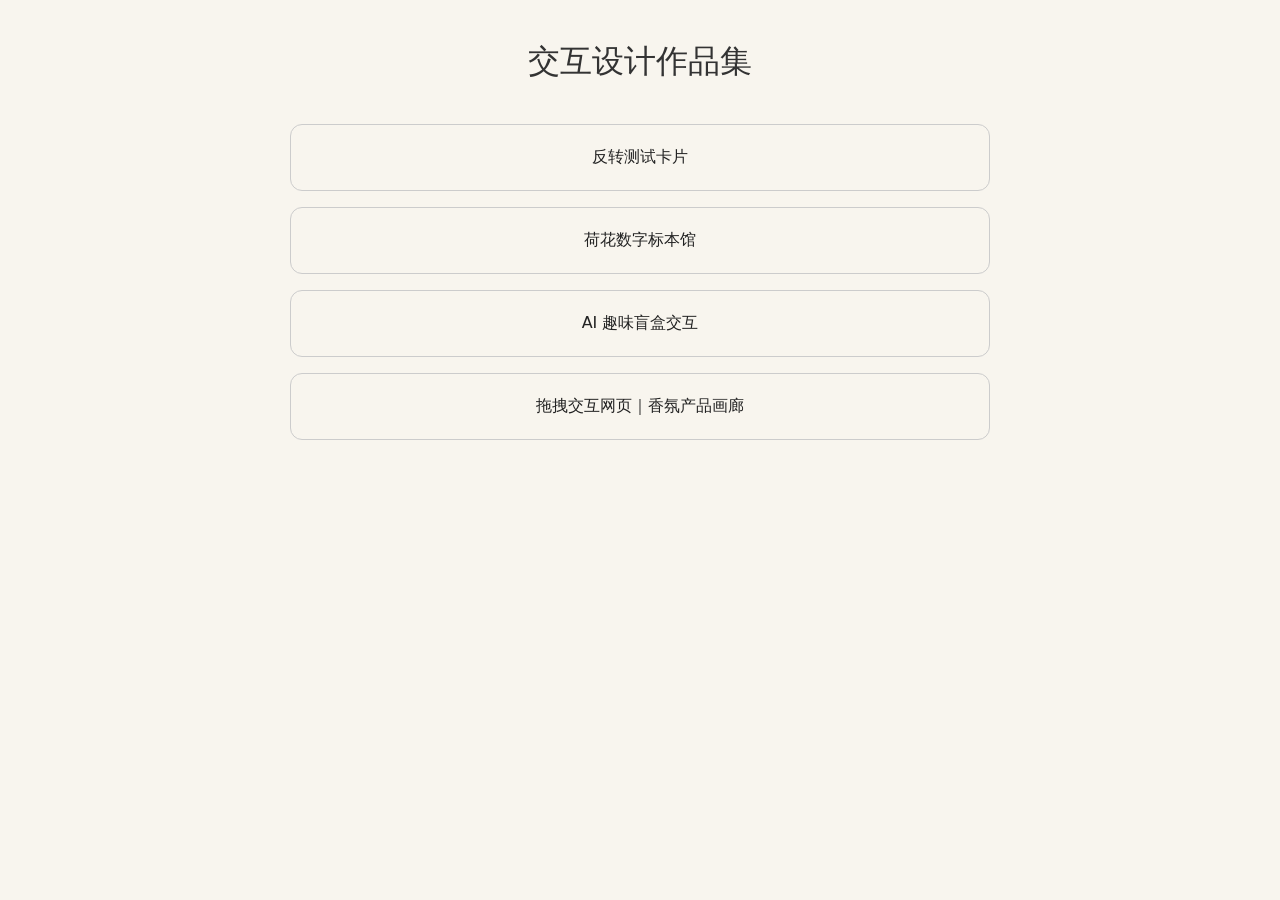
<file: index.html>
<!DOCTYPE html>
<html lang="zh-CN">
<head>
    <meta charset="UTF-8">
    <meta name="viewport" content="width=device-width, initial-scale=1.0">
    <title>个人作品集</title>
    <style>
        *{margin:0;padding:0;box-sizing:border-box;font-family:system-ui, sans-serif;}
        body{background:#f8f5ee;padding:40px 20px;}
        .container{max-width:700px;margin:0 auto;text-align:center;}
        h1{color:#333;margin-bottom:40px;font-weight:500;}
        .item{
            display:block;
            text-decoration:none;
            color:#222;
            border:1px solid #ccc;
            border-radius:12px;
            padding:22px;
            margin-bottom:16px;
            transition:0.2s;
        }
        .item:hover{background:#fff;border-color:#999;}
    </style>
</head>
<body>
<div class="container">
    <h1>交互设计作品集</h1>
   <a class="item" href="flip-card/index.html">反转测试卡片</a>
   <a class="item" href="荷花数字标本馆 · Lotus Digital Herbarium.html">荷花数字标本馆</a>
   <a class="item" href="blindbox-light.html">AI 趣味盲盒交互</a>
   <a class="item" href="perfume-gallery/index.html">拖拽交互网页｜香氛产品画廊</a>
</div>
<!-- Cloudflare Web Analytics --><script type='module' src='https://static.cloudflareinsights.com/beacon.min.js' data-cf-beacon='{"token": "78d7d9d7769140009e43bfbe32a23870"}'></script><!-- End Cloudflare Web Analytics -->
</body>
</html>
</file>
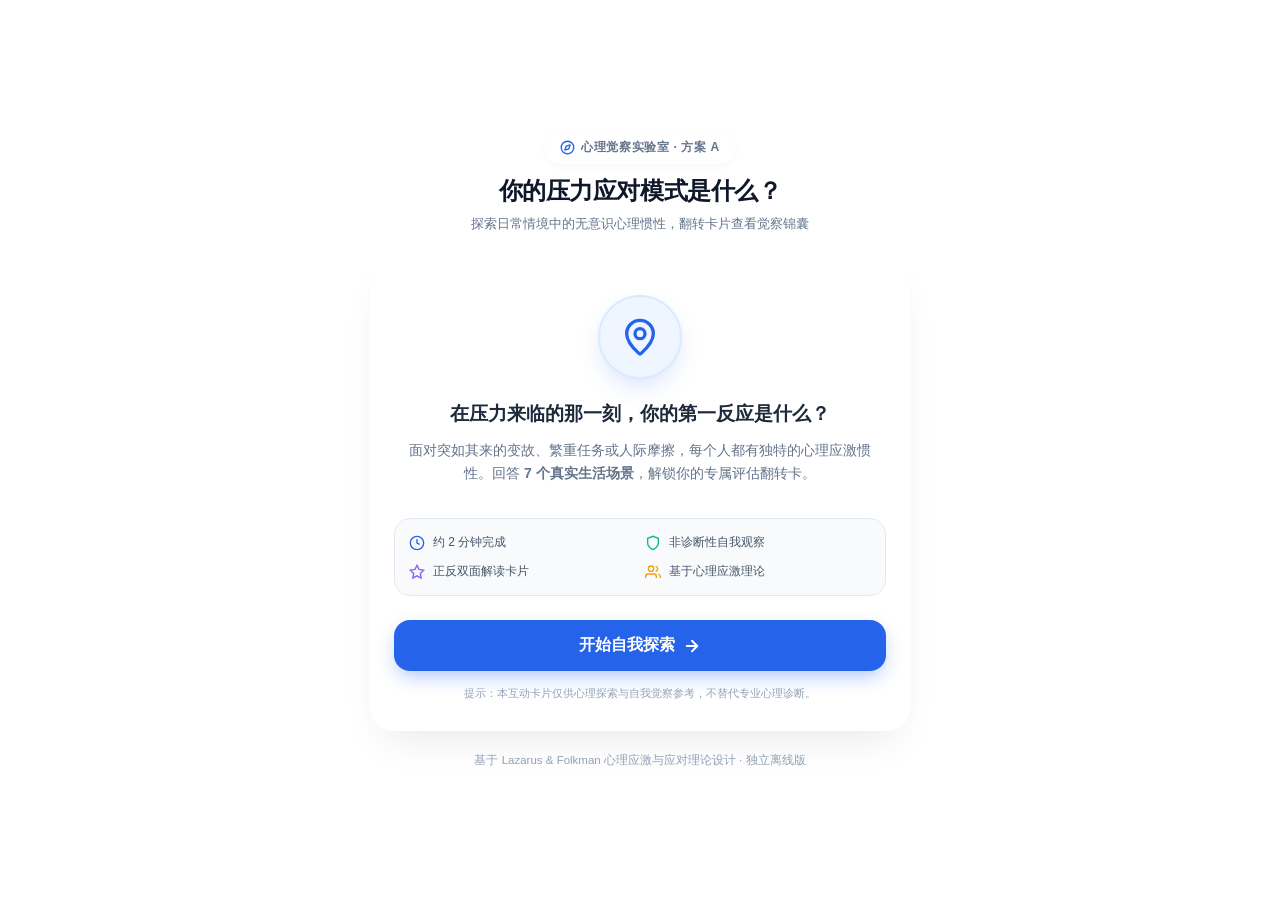
<file: flip-card/index.html>
<!DOCTYPE html>
<html lang="zh-CN">
<head>
    <meta charset="UTF-8">
    <meta name="viewport" content="width=device-width, initial-scale=1.0">
    <title>方案 A：你的压力应对模式是什么？</title>
    <style>
        /* ==========================================
           1. 基础重置与现代自适应字体系统
           ========================================== */
        *, *::before, *::after {
            box-sizing: border-box;
            margin: 0;
            padding: 0;
            -webkit-tap-highlight-color: transparent;
        }

        :root {A
            --bg-grad-start: #f4f7fb;
            --bg-grad-end: #dce5f2;
            --card-bg: rgba(255, 255, 255, 0.96);
            --text-main: #1e293b;
            --text-sub: #64748b;
            --text-muted: #94a3b8;
            --brand: #2563eb;
            --brand-hover: #1d4ed8;
            --brand-light: #eff6ff;
            --border-color: #e2e8f0;
            
            /* 四种人格模式主题色 */
            --color-A: #ec4899; /* 行动解决型 */
            --bg-A: #fdf2f8;
            --color-R: #8b5cf6; /* 反复思考型 */
            --bg-R: #f5f3ff;
            --color-V: #06b6d4; /* 暂时回避型 */
            --bg-V: #ecfeff;
            --color-S: #10b981; /* 寻求支持型 */
            --bg-S: #ecfdf5;
        }

        body {
            font-family: -apple-system, BlinkMacSystemFont, "PingFang SC", "Microsoft YaHei", "Segoe UI", Roboto, Helvetica, Arial, sans-serif;
            background: linear-gradient(135deg, var(--bg-grad-start) 0%, var(--bg-grad-end) 100%);
            color: var(--text-main);
            min-height: 100vh;
            display: flex;
            flex-direction: column;
            align-items: center;
            justify-content: center;
            padding: 16px;
            line-height: 1.6;
        }

        /* ==========================================
           2. 布局容器与 3D 翻转舞台核心样式
           ========================================== */
        .app-wrapper {
            width: 100%;
            max-width: 540px;
            margin: 0 auto;
        }

        .header {
            text-align: center;
            margin-bottom: 20px;
        }

        .header-badge {
            display: inline-flex;
            align-items: center;
            gap: 6px;
            background: rgba(255, 255, 255, 0.8);
            border: 1px solid rgba(255, 255, 255, 0.9);
            padding: 6px 14px;
            border-radius: 999px;
            font-size: 12px;
            font-weight: 700;
            color: var(--text-sub);
            letter-spacing: 0.05em;
            box-shadow: 0 2px 8px rgba(0, 0, 0, 0.03);
            margin-bottom: 8px;
        }

        .header h1 {
            font-size: 24px;
            font-weight: 800;
            color: #0f172a;
            letter-spacing: -0.02em;
        }

        .header p {
            font-size: 13px;
            color: var(--text-sub);
            margin-top: 4px;
        }

        /* 3D 透视舞台 */
        .flip-stage {
            perspective: 1400px;
            width: 100%;
            position: relative;
        }

        /* 卡片主体：支持 3D 翻转过渡 */
        .flip-card {
            width: 100%;
            position: relative;
            transform-style: preserve-3d;
            transition: transform 0.65s cubic-bezier(0.34, 1.56, 0.64, 1);
            display: grid;
            grid-template-columns: 1fr;
        }

        .flip-card.is-flipped {
            transform: rotateY(180deg);
        }

        /* 正面与背面共享网格定位，自动撑开最高高度，避免绝对定位高度塌陷 */
        .card-face {
            grid-area: 1 / 1;
            width: 100%;
            background: var(--card-bg);
            border-radius: 24px;
            padding: 28px 24px;
            box-shadow: 0 20px 40px -15px rgba(15, 23, 42, 0.1), 0 0 1px 1px rgba(255, 255, 255, 0.8);
            backface-visibility: hidden;
            -webkit-backface-visibility: hidden;
            display: flex;
            flex-direction: column;
            justify-content: space-between;
        }

        .card-back {
            transform: rotateY(180deg);
        }

        /* 视图切换控制 */
        .view-section {
            display: none;
            animation: fadeIn 0.35s ease forwards;
        }

        .view-section.active {
            display: block;
        }

        @keyframes fadeIn {
            from { opacity: 0; transform: translateY(6px); }
            to { opacity: 1; transform: translateY(0); }
        }

        /* ==========================================
           3. 欢迎页组件样式
           ========================================== */
        .intro-hero {
            text-align: center;
            padding: 12px 0;
        }

        .icon-circle {
            width: 84px;
            height: 84px;
            margin: 0 auto 20px;
            border-radius: 50%;
            background: var(--brand-light);
            border: 2px solid #dbeafe;
            display: flex;
            align-items: center;
            justify-content: center;
            color: var(--brand);
            box-shadow: 0 10px 25px -5px rgba(37, 99, 235, 0.2);
            position: relative;
        }

        .intro-title {
            font-size: 19px;
            font-weight: 700;
            color: var(--text-main);
            margin-bottom: 10px;
        }

        .intro-desc {
            font-size: 14px;
            color: var(--text-sub);
            margin-bottom: 22px;
            padding: 0 8px;
        }

        .feature-grid {
            display: grid;
            grid-template-columns: 1fr 1fr;
            gap: 10px;
            background: #f8fafc;
            border: 1px solid var(--border-color);
            border-radius: 16px;
            padding: 14px;
            margin-bottom: 24px;
            text-align: left;
        }

        .feature-item {
            display: flex;
            align-items: center;
            gap: 8px;
            font-size: 12px;
            color: #475569;
            font-weight: 500;
        }

        .btn-primary {
            width: 100%;
            padding: 15px 20px;
            background: var(--brand);
            color: #ffffff;
            border: none;
            border-radius: 16px;
            font-size: 16px;
            font-weight: 700;
            cursor: pointer;
            display: inline-flex;
            align-items: center;
            justify-content: center;
            gap: 8px;
            box-shadow: 0 8px 20px -4px rgba(37, 99, 235, 0.4);
            transition: all 0.2s ease;
        }

        .btn-primary:hover {
            background: var(--brand-hover);
            transform: translateY(-1px);
        }

        .btn-primary:active {
            transform: translateY(1px);
        }

        .disclaimer {
            font-size: 11px;
            color: var(--text-muted);
            text-align: center;
            margin-top: 14px;
        }

        /* ==========================================
           4. 答题卡片区域样式
           ========================================== */
        .progress-header {
            display: flex;
            justify-content: space-between;
            align-items: center;
            font-size: 12px;
            font-weight: 700;
            color: var(--text-sub);
            margin-bottom: 8px;
        }

        .progress-pct {
            color: var(--brand);
        }

        .progress-track {
            width: 100%;
            height: 8px;
            background: #e2e8f0;
            border-radius: 999px;
            overflow: hidden;
            margin-bottom: 22px;
        }

        .progress-fill {
            height: 100%;
            background: var(--brand);
            border-radius: 999px;
            transition: width 0.35s ease;
        }

        .q-tag {
            display: inline-block;
            padding: 4px 12px;
            background: var(--brand-light);
            color: var(--brand);
            border: 1px solid #bfdbfe;
            border-radius: 999px;
            font-size: 12px;
            font-weight: 600;
            margin-bottom: 12px;
        }

        .q-title {
            font-size: 18px;
            font-weight: 700;
            color: #0f172a;
            margin-bottom: 20px;
            line-height: 1.5;
        }

        .options-list {
            display: flex;
            flex-direction: column;
            gap: 10px;
            margin-bottom: 20px;
        }

        .option-btn {
            width: 100%;
            text-align: left;
            padding: 14px 16px;
            background: #ffffff;
            border: 1.5px solid var(--border-color);
            border-radius: 16px;
            font-size: 14px;
            color: #334155;
            cursor: pointer;
            display: flex;
            align-items: flex-start;
            gap: 12px;
            transition: all 0.2s ease;
            font-family: inherit;
            line-height: 1.5;
        }

        .option-btn:hover {
            border-color: #93c5fd;
            background: #f8fafc;
            transform: translateY(-1px);
        }

        .option-btn.selected {
            border-color: var(--brand);
            background: var(--brand-light);
            color: #1e3a8a;
            font-weight: 600;
        }

        .option-letter {
            width: 24px;
            height: 24px;
            border-radius: 50%;
            background: #f1f5f9;
            color: #64748b;
            font-size: 12px;
            font-weight: 700;
            display: flex;
            align-items: center;
            justify-content: center;
            flex-shrink: 0;
            margin-top: 1px;
            transition: all 0.2s ease;
        }

        .option-btn.selected .option-letter {
            background: var(--brand);
            color: #ffffff;
        }

        .quiz-footer {
            display: flex;
            justify-content: space-between;
            align-items: center;
            font-size: 12px;
            color: var(--text-muted);
            padding-top: 8px;
            border-top: 1px solid #f1f5f9;
        }

        .btn-text {
            background: none;
            border: none;
            color: var(--text-sub);
            font-size: 12px;
            font-weight: 600;
            cursor: pointer;
            display: inline-flex;
            align-items: center;
            gap: 4px;
            padding: 4px 0;
        }

        .btn-text:disabled {
            opacity: 0.35;
            cursor: not-allowed;
        }

        /* ==========================================
           5. 结果页正反翻转卡片样式
           ========================================== */
        .flip-hint-bar {
            display: flex;
            justify-content: space-between;
            align-items: center;
            background: #f8fafc;
            border: 1px dashed #cbd5e1;
            border-radius: 12px;
            padding: 8px 12px;
            margin-bottom: 16px;
            font-size: 12px;
            color: var(--text-sub);
        }

        .btn-flip-toggle {
            background: #ffffff;
            border: 1px solid var(--border-color);
            color: var(--brand);
            font-size: 12px;
            font-weight: 700;
            padding: 5px 12px;
            border-radius: 999px;
            cursor: pointer;
            display: inline-flex;
            align-items: center;
            gap: 5px;
            box-shadow: 0 2px 5px rgba(0, 0, 0, 0.04);
            transition: all 0.2s ease;
        }

        .btn-flip-toggle:hover {
            background: var(--brand-light);
            border-color: #bfdbfe;
        }

        .res-header {
            display: flex;
            justify-content: space-between;
            align-items: flex-start;
            padding-bottom: 14px;
            border-bottom: 1px solid #f1f5f9;
            margin-bottom: 16px;
        }

        .res-subtitle {
            font-size: 12px;
            font-weight: 700;
            color: var(--brand);
            letter-spacing: 0.04em;
        }

        .res-title {
            font-size: 26px;
            font-weight: 900;
            color: #0f172a;
            margin-top: 2px;
        }

        .res-badge {
            display: inline-flex;
            align-items: center;
            gap: 5px;
            padding: 6px 12px;
            border-radius: 999px;
            font-size: 12px;
            font-weight: 700;
        }

        .section-label {
            font-size: 11px;
            font-weight: 700;
            color: var(--text-muted);
            text-transform: uppercase;
            letter-spacing: 0.06em;
            margin-bottom: 6px;
        }

        .res-desc-box {
            background: #f8fafc;
            border: 1px solid #e2e8f0;
            border-radius: 14px;
            padding: 14px;
            font-size: 13.5px;
            color: #334155;
            margin-bottom: 16px;
        }

        .traits-grid {
            display: grid;
            grid-template-columns: 1fr 1fr;
            gap: 10px;
            margin-bottom: 16px;
        }

        @media (max-width: 480px) {
            .traits-grid {
                grid-template-columns: 1fr;
            }
        }

        .trait-box {
            padding: 12px;
            border-radius: 14px;
            font-size: 12.5px;
        }

        .trait-box.adv {
            background: #ecfdf5;
            border: 1px solid #d1fae5;
            color: #065f46;
        }

        .trait-box.blind {
            background: #fffbeb;
            border: 1px solid #fef3c7;
            color: #92400e;
        }

        .trait-title {
            font-weight: 700;
            display: flex;
            align-items: center;
            gap: 5px;
            margin-bottom: 4px;
            font-size: 12px;
        }

        /* 维度得分条 */
        .breakdown-box {
            background: #f8fafc;
            border: 1px solid #e2e8f0;
            border-radius: 14px;
            padding: 14px;
            margin-bottom: 18px;
        }

        .bar-row {
            margin-bottom: 8px;
        }

        .bar-row:last-child {
            margin-bottom: 0;
        }

        .bar-meta {
            display: flex;
            justify-content: space-between;
            font-size: 11.5px;
            color: #475569;
            margin-bottom: 3px;
        }

        .bar-track {
            width: 100%;
            height: 6px;
            background: #e2e8f0;
            border-radius: 999px;
            overflow: hidden;
        }

        .bar-fill {
            height: 100%;
            border-radius: 999px;
            transition: width 0.6s ease;
        }

        /* 卡片背面：专属觉察练习与行动锦囊 */
        .practice-hero {
            background: linear-gradient(135deg, #eef2ff 0%, #e0e7ff 100%);
            border: 1px solid #c7d2fe;
            border-radius: 16px;
            padding: 18px;
            margin-bottom: 16px;
        }

        .practice-tag {
            display: inline-flex;
            align-items: center;
            gap: 6px;
            font-size: 12px;
            font-weight: 700;
            color: #3730a3;
            margin-bottom: 8px;
        }

        .practice-name {
            font-size: 18px;
            font-weight: 800;
            color: #1e1b4b;
            margin-bottom: 8px;
        }

        .practice-steps {
            font-size: 13.5px;
            color: #312e81;
            line-height: 1.65;
        }

        .reflection-box {
            background: #f8fafc;
            border: 1px solid #e2e8f0;
            border-radius: 14px;
            padding: 14px;
            margin-bottom: 18px;
        }

        .reflection-box h4 {
            font-size: 13px;
            font-weight: 700;
            color: #0f172a;
            margin-bottom: 6px;
            display: flex;
            align-items: center;
            gap: 6px;
        }

        .reflection-box p {
            font-size: 12.5px;
            color: #475569;
        }

        /* 底部操作按钮组 */
        .action-group {
            display: grid;
            grid-template-columns: 1fr 1fr;
            gap: 10px;
        }

        .btn-secondary {
            padding: 12px 14px;
            background: #ffffff;
            border: 1px solid var(--border-color);
            border-radius: 14px;
            font-size: 13px;
            font-weight: 600;
            color: #334155;
            cursor: pointer;
            display: inline-flex;
            align-items: center;
            justify-content: center;
            gap: 6px;
            transition: all 0.2s ease;
        }

        .btn-secondary:hover {
            background: #f8fafc;
            border-color: #cbd5e1;
        }

        .footer-note {
            text-align: center;
            margin-top: 20px;
            font-size: 11.5px;
            color: var(--text-muted);
        }

        /* 自定义提示框 Toast */
        .toast {
            position: fixed;
            bottom: 24px;
            left: 50%;
            transform: translateX(-50%) translateY(20px);
            background: rgba(15, 23, 42, 0.92);
            color: #ffffff;
            padding: 10px 18px;
            border-radius: 999px;
            font-size: 13px;
            font-weight: 500;
            box-shadow: 0 10px 25px rgba(0, 0, 0, 0.15);
            opacity: 0;
            pointer-events: none;
            transition: all 0.3s ease;
            z-index: 100;
            display: flex;
            align-items: center;
            gap: 8px;
        }

        .toast.show {
            opacity: 1;
            transform: translateX(-50%) translateY(0);
        }
    </style>
</head>
<body>

    <div class="app-wrapper">
        <!-- 顶部标题 -->
        <header class="header">
            <div class="header-badge">
                <svg width="15" height="15" viewBox="0 0 24 24" fill="none" stroke="#2563eb" stroke-width="2.2" stroke-linecap="round" stroke-linejoin="round">
                    <circle cx="12" cy="12" r="10"></circle>
                    <polygon points="16.24 7.76 14.12 14.12 7.76 16.24 9.88 9.88 16.24 7.76"></polygon>
                </svg>
                <span>心理觉察实验室 · 方案 A</span>
            </div>
            <h1>你的压力应对模式是什么？</h1>
            <p>探索日常情境中的无意识心理惯性，翻转卡片查看觉察锦囊</p>
        </header>

        <!-- 3D 翻转卡片主舞台 -->
        <div class="flip-stage">
            <div class="flip-card" id="flip-card">
                
                <!-- ================= 卡片正面（Intro / Quiz / Result Front） ================= -->
                <div class="card-face card-front">
                    
                    <!-- 视图 1：开始介绍页 -->
                    <div id="view-intro" class="view-section active">
                        <div class="intro-hero">
                            <div class="icon-circle">
                                <svg width="40" height="40" viewBox="0 0 24 24" fill="none" stroke="currentColor" stroke-width="2" stroke-linecap="round" stroke-linejoin="round">
                                    <path d="M12 2a8 8 0 0 0-8 8c0 5.4 7 11.5 7.3 11.8a1 1 0 0 0 1.4 0C13 21.5 20 15.4 20 10a8 8 0 0 0-8-8z"></path>
                                    <circle cx="12" cy="10" r="3"></circle>
                                </svg>
                            </div>
                            <h2 class="intro-title">在压力来临的那一刻，你的第一反应是什么？</h2>
                            <p class="intro-desc">
                                面对突如其来的变故、繁重任务或人际摩擦，每个人都有独特的心理应激惯性。回答 <strong>7 个真实生活场景</strong>，解锁你的专属评估翻转卡。
                            </p>
                        </div>

                        <div class="feature-grid">
                            <div class="feature-item">
                                <svg width="16" height="16" viewBox="0 0 24 24" fill="none" stroke="#2563eb" stroke-width="2"><circle cx="12" cy="12" r="10"></circle><polyline points="12 6 12 12 16 14"></polyline></svg>
                                <span>约 2 分钟完成</span>
                            </div>
                            <div class="feature-item">
                                <svg width="16" height="16" viewBox="0 0 24 24" fill="none" stroke="#10b981" stroke-width="2"><path d="M12 22s8-4 8-10V5l-8-3-8 3v7c0 6 8 10 8 10z"></path></svg>
                                <span>非诊断性自我观察</span>
                            </div>
                            <div class="feature-item">
                                <svg width="16" height="16" viewBox="0 0 24 24" fill="none" stroke="#8b5cf6" stroke-width="2"><polygon points="12 2 15.09 8.26 22 9.27 17 14.14 18.18 21.02 12 17.77 5.82 21.02 7 14.14 2 9.27 8.91 8.26 12 2"></polygon></svg>
                                <span>正反双面解读卡片</span>
                            </div>
                            <div class="feature-item">
                                <svg width="16" height="16" viewBox="0 0 24 24" fill="none" stroke="#f59e0b" stroke-width="2"><path d="M17 21v-2a4 4 0 0 0-4-4H5a4 4 0 0 0-4 4v2"></path><circle cx="9" cy="7" r="4"></circle><path d="M23 21v-2a4 4 0 0 0-3-3.87"></path><path d="M16 3.13a4 4 0 0 1 0 7.75"></path></svg>
                                <span>基于心理应激理论</span>
                            </div>
                        </div>

                        <button class="btn-primary" onclick="startQuiz()">
                            <span>开始自我探索</span>
                            <svg width="18" height="18" viewBox="0 0 24 24" fill="none" stroke="currentColor" stroke-width="2.5" stroke-linecap="round" stroke-linejoin="round">
                                <line x1="5" y1="12" x2="19" y2="12"></line>
                                <polyline points="12 5 19 12 12 19"></polyline>
                            </svg>
                        </button>
                        <p class="disclaimer">提示：本互动卡片仅供心理探索与自我觉察参考，不替代专业心理诊断。</p>
                    </div>

                    <!-- 视图 2：答题互动页 -->
                    <div id="view-quiz" class="view-section">
                        <div class="progress-header">
                            <span id="q-tracker">场景 1 / 7</span>
                            <span class="progress-pct" id="q-pct">14%</span>
                        </div>
                        <div class="progress-track">
                            <div class="progress-fill" id="q-bar" style="width: 14%;"></div>
                        </div>

                        <div class="q-tag" id="q-tag">工作/学习</div>
                        <h2 class="q-title" id="q-title">题目加载中...</h2>

                        <div class="options-list" id="options-list"></div>

                        <div class="quiz-footer">
                            <button class="btn-text" id="btn-prev" onclick="prevQuestion()">
                                <svg width="15" height="15" viewBox="0 0 24 24" fill="none" stroke="currentColor" stroke-width="2.2"><polyline points="15 18 9 12 15 6"></polyline></svg>
                                <span>上一题</span>
                            </button>
                            <span>凭第一直觉选择即可</span>
                        </div>
                    </div>

                    <!-- 视图 3：结果页正面（模式画像与倾向分布） -->
                    <div id="view-result-front" class="view-section">
                        <div class="flip-hint-bar">
                            <span>卡片正面 · 模式画像</span>
                            <button class="btn-flip-toggle" onclick="onFlipClick(true)">
                                <svg width="14" height="14" viewBox="0 0 24 24" fill="none" stroke="currentColor" stroke-width="2.2"><polyline points="17 1 21 5 17 9"></polyline><path d="M3 11V9a4 4 0 0 1 4-4h14"></path><polyline points="7 23 3 19 7 15"></polyline><path d="M21 13v2a4 4 0 0 1-4 4H3"></path></svg>
                                <span>翻转查看觉察练习</span>
                            </button>
                        </div>

                        <div class="res-header">
                            <div>
                                <div class="res-subtitle">你的核心压力应对模式</div>
                                <h2 class="res-title" id="res-title">行动解决型</h2>
                            </div>
                            <div class="res-badge" id="res-badge">
                                <span id="res-tag">高效破局者</span>
                            </div>
                        </div>

                        <div class="section-label">模式特点描述</div>
                        <div class="res-desc-box" id="res-desc"></div>

                        <div class="traits-grid">
                            <div class="trait-box adv">
                                <div class="trait-title">
                                    <svg width="14" height="14" viewBox="0 0 24 24" fill="none" stroke="currentColor" stroke-width="2.5"><polyline points="20 6 9 17 4 12"></polyline></svg>
                                    <span>核心心理优势</span>
                                </div>
                                <p id="res-adv"></p>
                            </div>
                            <div class="trait-box blind">
                                <div class="trait-title">
                                    <svg width="14" height="14" viewBox="0 0 24 24" fill="none" stroke="currentColor" stroke-width="2.5"><circle cx="12" cy="12" r="10"></circle><line x1="12" y1="8" x2="12" y2="12"></line><line x1="12" y1="16" x2="12.01" y2="16"></line></svg>
                                    <span>需要留意的盲点</span>
                                </div>
                                <p id="res-blind"></p>
                            </div>
                        </div>

                        <div class="breakdown-box">
                            <div class="section-label" style="margin-bottom: 10px;">四项应对倾向分布</div>
                            <div id="breakdown-list"></div>
                        </div>

                        <button class="btn-primary" onclick="onFlipClick(true)">
                            <span>翻转卡片 · 解锁专属觉察练习</span>
                            <svg width="18" height="18" viewBox="0 0 24 24" fill="none" stroke="currentColor" stroke-width="2.2"><polyline points="17 1 21 5 17 9"></polyline><path d="M3 11V9a4 4 0 0 1 4-4h14"></path><polyline points="7 23 3 19 7 15"></polyline><path d="M21 13v2a4 4 0 0 1-4 4H3"></path></svg>
                        </button>
                    </div>

                </div>

                <!-- ================= 卡片背面（觉察练习与行动锦囊） ================= -->
                <div class="card-face card-back">
                    <div>
                        <div class="flip-hint-bar">
                            <span>卡片背面 · 觉察锦囊</span>
                            <button class="btn-flip-toggle" onclick="onFlipClick(false)">
                                <svg width="14" height="14" viewBox="0 0 24 24" fill="none" stroke="currentColor" stroke-width="2.2"><polyline points="17 1 21 5 17 9"></polyline><path d="M3 11V9a4 4 0 0 1 4-4h14"></path><polyline points="7 23 3 19 7 15"></polyline><path d="M21 13v2a4 4 0 0 1-4 4H3"></path></svg>
                                <span>翻回模式画像</span>
                            </button>
                        </div>

                        <div class="res-header">
                            <div>
                                <div class="res-subtitle" id="back-type-subtitle">行动解决型 · 定制处方</div>
                                <h2 class="res-title" style="font-size: 22px;">每日微觉察练习</h2>
                            </div>
                        </div>

                        <div class="practice-hero">
                            <div class="practice-tag">
                                <svg width="15" height="15" viewBox="0 0 24 24" fill="none" stroke="currentColor" stroke-width="2.4"><circle cx="12" cy="12" r="10"></circle><polygon points="16.24 7.76 14.12 14.12 7.76 16.24 9.88 9.88 16.24 7.76"></polygon></svg>
                                <span>推荐练习工具</span>
                            </div>
                            <div class="practice-name" id="back-practice-name">【微小的暂停】</div>
                            <p class="practice-steps" id="back-practice-desc"></p>
                        </div>

                        <div class="reflection-box">
                            <h4>
                                <svg width="15" height="15" viewBox="0 0 24 24" fill="none" stroke="#2563eb" stroke-width="2.2"><path d="M2 3h6a4 4 0 0 1 4 4v14a3 3 0 0 0-3-3H2z"></path><path d="M22 3h-6a4 4 0 0 0-4 4v14a3 3 0 0 1 3-3h7z"></path></svg>
                                <span>自我对话提问</span>
                            </h4>
                            <p id="back-reflection-q"></p>
                        </div>
                    </div>

                    <div class="action-group">
                        <button class="btn-secondary" onclick="copyResultSummary()">
                            <svg width="15" height="15" viewBox="0 0 24 24" fill="none" stroke="currentColor" stroke-width="2.2"><rect x="9" y="9" width="13" height="13" rx="2" ry="2"></rect><path d="M5 15H4a2 2 0 0 1-2-2V4a2 2 0 0 1 2-2h9a2 2 0 0 1 2 2v1"></path></svg>
                            <span>复制结果文案</span>
                        </button>
                        <button class="btn-secondary" onclick="restartQuiz()">
                            <svg width="15" height="15" viewBox="0 0 24 24" fill="none" stroke="currentColor" stroke-width="2.2"><polyline points="1 4 1 10 7 10"></polyline><path d="M3.51 15a9 9 0 1 0 2.13-9.36L1 10"></path></svg>
                            <span>重新测试</span>
                        </button>
                    </div>
                </div>

            </div>
        </div>

        <footer class="footer-note">
            基于 Lazarus & Folkman 心理应激与应对理论设计 · 独立离线版
        </footer>
    </div>

    <!-- 底部提示 Toast -->
    <div class="toast" id="toast">
        <svg width="16" height="16" viewBox="0 0 24 24" fill="none" stroke="#38bdf8" stroke-width="2.5"><polyline points="20 6 9 17 4 12"></polyline></svg>
        <span id="toast-text">提示信息</span>
    </div>

    <script>
        // ==========================================
        // 1. 题库与四种应对模式数据
        // ==========================================
        const QUESTIONS = [
            {
                tag: "工作 / 学习",
                question: "当你的工作或学习项目中突然出现严重错误，且截止时间紧迫时，你通常会？",
                options: [
                    { text: "立刻停止焦虑，列出清单分步骤修复，先搞定最紧急的部分", type: "A" },
                    { text: "脑海中反复回放“为什么会出错”、“刚才哪步漏掉了”，感到沮丧", type: "R" },
                    { text: "感到极度压抑，想先离开工位倒杯水或刷刷手机，稍微缓一缓", type: "V" },
                    { text: "第一时间找同事或伙伴同步情况，求助或探讨最有效的解决办法", type: "S" }
                ]
            },
            {
                tag: "人际交往",
                question: "和要好的朋友或伴侣发生误会，对方发来了一长串冷淡甚至质问的信息时：",
                options: [
                    { text: "反复琢磨对方字里行间的语气，逐字分析自己是不是哪里说错了", type: "R" },
                    { text: "把手机搁在一边，等自己心情平静、或者忙完手头事之后再作打算", type: "V" },
                    { text: "直接打个电话或约出来当面条分缕析地把事情讲清楚", type: "A" },
                    { text: "找另一个信任的朋友倾诉，听听第三方对这件事的看法", type: "S" }
                ]
            },
            {
                tag: "生活突发",
                question: "原本计划已久的一场旅行，临行前突然遭遇天气变故导致行程被取消：",
                options: [
                    { text: "立刻打开退改页面，寻找备选方案或寻找替代目的地", type: "A" },
                    { text: "找同行的朋友或家人抱怨吐槽，大家一起商量接下来怎么办", type: "S" },
                    { text: "极度扫兴，干脆放下手机睡一觉，什么都不想理", type: "V" },
                    { text: "陷入低落，不断想“为什么每次运气都这么差”、“早一天走就好了”", type: "R" }
                ]
            },
            {
                tag: "重大抉择",
                question: "面临职业转型或重要的人生选择，前景充满不确定性时：",
                options: [
                    { text: "在脑海中不断演练各种失败的可能场景，越想越觉得心烦意乱", type: "R" },
                    { text: "搜集尽可能多的信息，做利弊分析，制定明确的行动路线图", type: "A" },
                    { text: "咨询前辈、亲朋好友的经验，希望能得到别人的建议或鼓励", type: "S" },
                    { text: "觉得压力巨大，暂时不想考虑，决定先顺其自然把眼前的日子过好", type: "V" }
                ]
            },
            {
                tag: "身心状态",
                question: "近来感觉身体很疲惫，且有一堆烦心事堆积在一起时：",
                options: [
                    { text: "给自己放个假，看剧、打游戏或睡大觉，暂时隔绝外界烦扰", type: "V" },
                    { text: "找亲近的人聊聊天、聚餐散步，在陪伴中释放掉负面情绪", type: "S" },
                    { text: "重新调整时间表，剔除不必要的任务，严格规划休息与工作时间", type: "A" },
                    { text: "不停焦虑自己的状态和未完成的事情，越想越难以入睡", type: "R" }
                ]
            },
            {
                tag: "评价反馈",
                question: "在团队会议或公开场合，你的某个想法被当场提出了较多质疑：",
                options: [
                    { text: "认真记录对方提出的缺点，会后立刻着手修改补充新的论据", type: "A" },
                    { text: "结束后找关系好的伙伴吐槽，寻求情感上的理解与共鸣", type: "S" },
                    { text: "表面点头接受，内心一直在重放被质疑的瞬间，懊悔没发挥好", type: "R" },
                    { text: "尽量不把这当回事，快速把注意力转移到其他轻松的事务上", type: "V" }
                ]
            },
            {
                tag: "日常财务",
                question: "月底发现自己的开销严重超支，财务产生压力时：",
                options: [
                    { text: "立刻导出账单明细分类，制定下个月的严格预算与缩减计划", type: "A" },
                    { text: "看着账单长叹一口气，决定先不去管它，过几天再说", type: "V" },
                    { text: "陷入自我谴责，反复回想“这个月哪笔钱是不该花的冲动消费”", type: "R" },
                    { text: "向擅长理财的朋友请教记账心得，或和家人商量如何调整开支", type: "S" }
                ]
            }
        ];

        const PROFILES = {
            A: {
                title: "行动解决型",
                tag: "高效破局者",
                color: "#ec4899",
                bg: "#fdf2f8",
                desc: "面对压力，你是一个坚定的“问题解决者”。你的第一直觉不是沉溺于情绪，而是迅速切换到控制模式：分析原因、制定计划、采取行动。你相信行动是治愈焦虑的最好良药。",
                adv: "具有极高的执行力与掌控感，能迅速止损，在突发危机中表现得果断而可靠。",
                blind: "容易忽视自身或他人的情绪感受，可能因过度追求控制而感到身心俱疲。",
                practiceName: "【微小的暂停】",
                practice: "在遇到压力试图“立刻行动”前，强制自己做三次深呼吸，默念：“除了解决问题，我现在感受到了什么情绪？”允许自己停留 10 秒不强行控制，接纳情绪的存在后再出发。",
                reflection: "“如果此刻不需要我立刻解决所有问题，我最想为自己的身体或心情做一件什么小事？”"
            },
            R: {
                title: "反复思考型",
                tag: "深度觉察者",
                color: "#8b5cf6",
                bg: "#f5f3ff",
                desc: "面对压力，你的大脑会迅速进入“高频分析模式”。你对细节敏感，倾向于反复梳理事情的前因后果并自我反思。这种模式源于你对周全与安全感的高标准追求。",
                adv: "考虑周全，洞察与反思能力极强，能够深刻理解问题的复杂性，不轻易草率决定。",
                blind: "容易陷入“反刍思维”的循环，将宝贵能量消耗在未发生的担忧与自我苛责中。",
                practiceName: "【思维抽屉法】",
                practice: "准备一张纸，将脑海中反复盘旋的担忧写下来。写完后告诉自己：“这些想法我已经安全收录了。”将纸折起放进抽屉，约定每天晚上固定 15 分钟再统一审视。",
                reflection: "“我现在反复思考的这件事，是正在发生的事实，还是大脑自动编写的担忧剧本？”"
            },
            V: {
                title: "暂时回避型",
                tag: "能量保护者",
                color: "#06b6d4",
                bg: "#ecfeff",
                desc: "面对压力，你的本能反应是“建立防火墙”。你倾向于先退后一步，通过转移注意力、休息或拉开距离来保护自己的内心不被过载的情绪压垮，这是一种自然的自我保护。",
                adv: "懂得及时为情绪设置缓冲带，避免在情绪上头或极度疲惫时做出冲动抉择。",
                blind: "如果缓冲时间过长，容易将“暂时休息”演变为拖延，导致小问题积攒成大压力。",
                practiceName: "【5 分钟微启动】",
                practice: "当你察觉自己在逃避某项压力任务时，对自己说：“我只面对它 5 分钟，5 分钟一到我就有权立刻停止。”往往一旦迈出最初的一小步，心理阻力就会大幅消散。",
                reflection: "“我此刻想躲开的，究竟是这件事本身的难度，还是我对做不好的恐惧？”"
            },
            S: {
                title: "寻求支持型",
                tag: "关系连接者",
                color: "#10b981",
                bg: "#ecfdf5",
                desc: "面对压力，你深谙“人际连接”的治愈力量。你不会选择独自硬撑，而是善于向外发出信号，通过倾诉、寻求建议或陪伴来消化情绪、获取新的视角与资源。",
                adv: "拥有优秀的情感表达能力与社交智慧，善于利用支持系统，能建立温暖的人际纽带。",
                blind: "有时可能过度依赖外界的确认与安慰，忽略了自己内心原本具备的独立破局潜能。",
                practiceName: "【内在导师对话】",
                practice: "在准备向外界求助或倾诉前，先闭上眼睛问问自己：“如果我是自己最睿智、最温柔的好友，我会给现在的自己什么建议？”试着先倾听 1 分钟内在的声音。",
                reflection: "“除了希望别人给我答案，我内心深处其实已经隐约知道了哪一步是正确的？”"
            }
        };

        // ==========================================
        // 2. 状态控制与交互逻辑
        // ==========================================
        let currentIdx = 0;
        let answers = [];
        let currentResultType = 'A';

        // ==========================================
        // 自定义事件埋点（Umami）安全上报封装
        // 脚本未加载完成或被拦截时，只在控制台记录，不影响页面功能
        // ==========================================
        function trackEvent(name, data) {
            try {
                if (window.umami && typeof window.umami.track === 'function') {
                    window.umami.track(name, data || {});
                } else {
                    console.log('[埋点-未上报]', name, data);
                }
            } catch (err) {
                console.warn('[埋点异常]', err);
            }
        }

        function switchFrontView(viewId) {
            ['view-intro', 'view-quiz', 'view-result-front'].forEach(id => {
                const el = document.getElementById(id);
                if (id === viewId) {
                    el.classList.add('active');
                } else {
                    el.classList.remove('active');
                }
            });
        }

        function startQuiz() {
            currentIdx = 0;
            answers = [];
            trackEvent('quiz_start', { project: '压力应对模式卡片' });
            toggleFlip(false);
            switchFrontView('view-quiz');
            renderQuestion();
        }

        function renderQuestion() {
            const q = QUESTIONS[currentIdx];
            const total = QUESTIONS.length;
            const pct = Math.round(((currentIdx + 1) / total) * 100);

            document.getElementById('q-tracker').textContent = `场景 ${currentIdx + 1} / ${total}`;
            document.getElementById('q-pct').textContent = `${pct}%`;
            document.getElementById('q-bar').style.width = `${pct}%`;
            document.getElementById('q-tag').textContent = q.tag;
            document.getElementById('q-title').textContent = q.question;

            const listEl = document.getElementById('options-list');
            listEl.innerHTML = '';

            q.options.forEach((opt, i) => {
                const isSelected = answers[currentIdx] === opt.type;
                const btn = document.createElement('button');
                btn.className = `option-btn${isSelected ? ' selected' : ''}`;
                btn.onclick = () => handleSelect(opt.type);

                const letter = String.fromCharCode(65 + i);
                btn.innerHTML = `
                    <span class="option-letter">${letter}</span>
                    <span>${opt.text}</span>
                `;
                listEl.appendChild(btn);
            });

            document.getElementById('btn-prev').disabled = currentIdx === 0;
        }

        function handleSelect(type) {
            answers[currentIdx] = type;
            trackEvent('option_select', {
                question: currentIdx + 1,
                choice: type
            });
            renderQuestion();

            setTimeout(() => {
                if (currentIdx < QUESTIONS.length - 1) {
                    currentIdx++;
                    renderQuestion();
                } else {
                    showResult();
                }
            }, 220);
        }

        function prevQuestion() {
            if (currentIdx > 0) {
                currentIdx--;
                renderQuestion();
            }
        }

        function showResult() {
            const counts = { A: 0, R: 0, V: 0, S: 0 };
            answers.forEach(t => {
                if (counts[t] !== undefined) counts[t]++;
            });

            let bestType = 'A';
            let maxScore = -1;
            for (const key of ['A', 'R', 'V', 'S']) {
                if (counts[key] > maxScore) {
                    maxScore = counts[key];
                    bestType = key;
                }
            }

            currentResultType = bestType;
            trackEvent('quiz_complete', {
                result: bestType,
                score_A: counts.A,
                score_R: counts.R,
                score_V: counts.V,
                score_S: counts.S
            });
            const data = PROFILES[bestType];

            // 填充正面数据
            document.getElementById('res-title').textContent = data.title;
            document.getElementById('res-tag').textContent = data.tag;
            const badge = document.getElementById('res-badge');
            badge.style.color = data.color;
            badge.style.backgroundColor = data.bg;

            document.getElementById('res-desc').textContent = data.desc;
            document.getElementById('res-adv').textContent = data.adv;
            document.getElementById('res-blind').textContent = data.blind;

            // 填充四项倾向进度条
            const breakdownEl = document.getElementById('breakdown-list');
            breakdownEl.innerHTML = '';
            const labels = {
                A: { name: '行动解决型', color: '#ec4899' },
                R: { name: '反复思考型', color: '#8b5cf6' },
                V: { name: '暂时回避型', color: '#06b6d4' },
                S: { name: '寻求支持型', color: '#10b981' }
            };

            ['A', 'R', 'V', 'S'].forEach(k => {
                const pct = Math.round((counts[k] / QUESTIONS.length) * 100);
                const row = document.createElement('div');
                row.className = 'bar-row';
                row.innerHTML = `
                    <div class="bar-meta">
                        <span>${labels[k].name}</span>
                        <strong>${counts[k]} 题 (${pct}%)</strong>
                    </div>
                    <div class="bar-track">
                        <div class="bar-fill" style="width: ${pct}%; background-color: ${labels[k].color};"></div>
                    </div>
                `;
                breakdownEl.appendChild(row);
            });

            // 填充背面数据
            document.getElementById('back-type-subtitle').textContent = `${data.title} · 专属觉察处方`;
            document.getElementById('back-practice-name').textContent = data.practiceName;
            document.getElementById('back-practice-desc').textContent = data.practice;
            document.getElementById('back-reflection-q').textContent = data.reflection;

            switchFrontView('view-result-front');
            toggleFlip(false);
        }

        function toggleFlip(toBack) {
            const card = document.getElementById('flip-card');
            if (toBack) {
                card.classList.add('is-flipped');
            } else {
                card.classList.remove('is-flipped');
            }
        }

        // 用户主动点击翻转按钮时调用（区别于页面内部自动翻转）
        function onFlipClick(toBack) {
            trackEvent('card_flip', { direction: toBack ? 'back' : 'front' });
            toggleFlip(toBack);
        }

        function restartQuiz() {
            trackEvent('quiz_restart', { result: currentResultType });
            toggleFlip(false);
            setTimeout(() => {
                switchFrontView('view-intro');
            }, 250);
        }

        function copyResultSummary() {
            trackEvent('result_copy', { result: currentResultType });
            const data = PROFILES[currentResultType];
            const summary = `【我的压力应对模式：${data.title}（${data.tag}）】\n特点：${data.desc}\n专属觉察练习${data.practiceName}：${data.practice}`;
            
            const textarea = document.createElement('textarea');
            textarea.value = summary;
            textarea.style.position = 'fixed';
            textarea.style.opacity = '0';
            document.body.appendChild(textarea);
            textarea.select();
            try {
                document.execCommand('copy');
                showToast('评估结果与练习锦囊已复制到剪贴板！');
            } catch (e) {
                showToast('复制失败，请手动长按文字复制');
            }
            document.body.removeChild(textarea);
        }

        function showToast(msg) {
            const toast = document.getElementById('toast');
            document.getElementById('toast-text').textContent = msg;
            toast.classList.add('show');
            setTimeout(() => {
                toast.classList.remove('show');
            }, 2600);
        }
    </script>
</div>
<!-- Cloudflare Web Analytics --><script type='module' src='https://static.cloudflareinsights.com/beacon.min.js' data-cf-beacon='{"token": "78d7d9d7769140009e43bfbe32a23870"}'></script><!-- End Cloudflare Web Analytics -->
<!-- Umami 自定义事件埋点：注册后把 YOUR_UMAMI_WEBSITE_ID 替换成你的 website-id -->
<script defer src="https://cloud.umami.is/script.js" data-website-id="YOUR_UMAMI_WEBSITE_ID"></script>
</body>
</html>
</file>
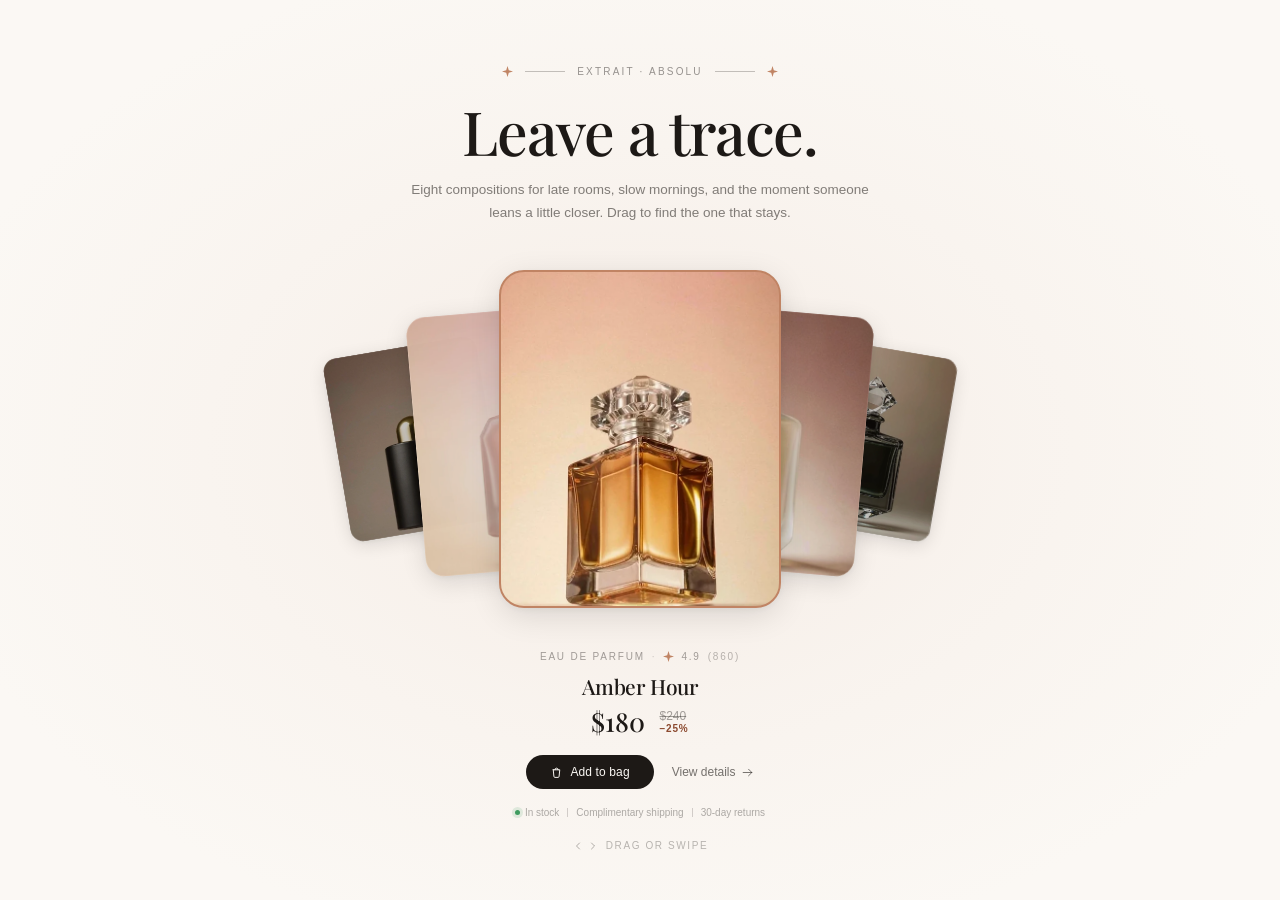
<file: perfume-gallery/index.html>
<!DOCTYPE html>
<html lang="zh-CN">
<head>
<meta charset="UTF-8" />
<meta name="viewport" content="width=device-width, initial-scale=1, viewport-fit=cover" />
<title>Leave a trace. — Scent Gallery</title>
<style>
  @font-face{
    font-family:"Playfair Display";
    font-style:normal;
    font-weight:500 600;
    font-display:swap;
    src:url("assets/playfair-500-latin.woff2") format("woff2");
  }

  :root{
    --bg:#fbf8f4;
    --fg:#1d1916;
    --accent:#c08464;
    --accent-deep:#8c4a2f;
    --card-radius:24px;
  }

  *,*::before,*::after{ box-sizing:border-box; }

  html,body{ height:100%; }

  body{
    margin:0;
    background:var(--bg);
    color:var(--fg);
    font-family:"Inter","Helvetica Neue",-apple-system,BlinkMacSystemFont,"Segoe UI","PingFang SC","Hiragino Sans GB","Microsoft YaHei",sans-serif;
    -webkit-font-smoothing:antialiased;
    text-rendering:optimizeLegibility;
    overflow-x:hidden;
  }

  /* ---------------- Section shell ---------------- */
  .section{
    position:relative;
    min-height:100vh;
    display:flex;
    flex-direction:column;
    align-items:center;
    justify-content:center;
    padding:clamp(52px, 7vh, 104px) 20px clamp(28px, 5vh, 64px);
    overflow-x:clip;
    overflow-y:visible;
    isolation:isolate;
  }

  .ambient{
    position:absolute;
    inset:0;
    z-index:-1;
    pointer-events:none;
    background:radial-gradient(ellipse at center,
      rgba(192,132,100,0.11) 0%,
      rgba(192,132,100,0.045) 40%,
      var(--bg) 80%);
  }

  /* ---------------- Header ---------------- */
  .eyebrow{
    display:flex;
    align-items:center;
    gap:12px;
    font-size:10px;
    letter-spacing:.22em;
    text-transform:uppercase;
    color:rgba(29,25,22,.45);
    white-space:nowrap;
  }

  .eyebrow .rule{
    display:block;
    width:40px;
    height:1px;
    background:rgba(29,25,22,.25);
  }

  .star{ display:block; flex:none; color:var(--accent); }

  .title{
    margin:clamp(14px, 2.4vh, 22px) 0 0;
    font-family:"Playfair Display",Georgia,"Times New Roman","Songti SC",serif;
    font-weight:500;
    font-size:clamp(2rem,5vw,3.8rem);
    line-height:1.05;
    letter-spacing:-.02em;
    text-align:center;
  }

  .desc{
    margin:clamp(10px, 1.8vh, 16px) 0 0;
    max-width:460px;
    text-align:center;
    font-size:13.5px;
    line-height:1.7;
    color:rgba(29,25,22,.55);
    text-wrap:pretty;
  }

  /* ---------------- Stage ---------------- */
  .stage-wrap{
    position:relative;
    width:100%;
    display:flex;
    justify-content:center;
    margin-top:clamp(12px, 3vh, 44px);
  }

  .stage{
    position:relative;
    width:100%;
    max-width:980px;
    touch-action:pan-y;
    cursor:grab;
    user-select:none;
    -webkit-user-select:none;
    -webkit-tap-highlight-color:transparent;
    outline:none;
  }

  .stage.is-dragging{ cursor:grabbing; }

  .stage:focus-visible{
    outline:2px solid rgba(251,146,60,.55);
    outline-offset:14px;
    border-radius:10px;
  }

  .card,
  .slot{
    position:absolute;
    left:50%;
    top:50%;
    will-change:transform,opacity;
    transform-origin:50% 50%;
  }

  .card{
    transform:translate3d(0,0,0);
    opacity:0;
    backface-visibility:hidden;
  }

  .card-image{
    position:absolute;
    inset:0;
    overflow:hidden;
    border-radius:var(--card-radius);
    background:#efe7e0;
  }

  .card-image img{
    display:block;
    width:100%;
    height:100%;
    object-fit:cover;
    pointer-events:none;
    -webkit-user-drag:none;
  }

  .card-overlay{
    position:absolute;
    inset:0;
    background:#2a1d15;
    opacity:0;
  }

  .card-inset{
    position:absolute;
    inset:0;
    border-radius:var(--card-radius);
    box-shadow:inset 0 0 0 1px rgba(255,255,255,.10);
    pointer-events:none;
  }

  .card-ghost{
    position:absolute;
    inset:0;
    border-radius:var(--card-radius);
    border:1px solid rgba(29,25,22,.28);
    background:transparent;
    opacity:0;
  }

  .card-border{
    position:absolute;
    inset:-1px;
    border-radius:calc(var(--card-radius) + 1px);
    border:2.5px solid var(--accent);
    opacity:0;
    pointer-events:none;
  }

  .card-shadow{
    position:absolute;
    inset:0;
    border-radius:var(--card-radius);
    box-shadow:0 8px 32px rgba(0,0,0,.12), 0 2px 8px rgba(0,0,0,.06);
    pointer-events:none;
  }

  /* static edge slots */
  .slot{
    z-index:1;
    overflow:hidden;
    background:#efe7e0;
    opacity:0;
  }

  .slot img{
    display:block;
    width:100%;
    height:100%;
    object-fit:cover;
    -webkit-user-drag:none;
  }

  .slot-overlay{
    position:absolute;
    inset:0;
    background:#2a1d15;
    opacity:.26;
  }

  .slot-ring{
    position:absolute;
    inset:0;
    box-shadow:inset 0 0 0 1px rgba(255,255,255,.10);
  }

  /* ---------------- Info block ---------------- */
  .info{
    width:100%;
    max-width:460px;
    margin-top:clamp(14px, 2.6vh, 34px);
    display:flex;
    flex-direction:column;
    align-items:center;
    text-align:center;
  }

  .info-meta{
    display:flex;
    align-items:center;
    gap:7px;
    font-size:10px;
    letter-spacing:.18em;
    text-transform:uppercase;
    color:rgba(29,25,22,.40);
  }

  .info-meta .sep{ opacity:.5; }

  .info-title{
    margin:10px 0 0;
    min-height:1.4em;
    font-family:"Playfair Display",Georgia,serif;
    font-weight:500;
    font-size:21px;
    line-height:1.35;
    letter-spacing:-.01em;
  }

  .info-price{
    margin-top:8px;
    display:flex;
    align-items:center;
    gap:14px;
    justify-content:center;
  }

  .price-now{
    font-family:"Playfair Display",Georgia,serif;
    font-size:26px;
    line-height:1;
    color:var(--fg);
  }

  .price-side{
    display:flex;
    flex-direction:column;
    align-items:flex-start;
    gap:2px;
  }

  .price-old{
    font-size:12px;
    line-height:1;
    color:rgba(29,25,22,.40);
    text-decoration:line-through;
  }

  .price-off{
    font-size:10px;
    font-weight:600;
    letter-spacing:.08em;
    line-height:1;
    color:var(--accent-deep);
  }

  .info-actions{
    margin-top:20px;
    display:flex;
    align-items:center;
    gap:18px;
  }

  .btn-primary{
    display:inline-flex;
    align-items:center;
    gap:7px;
    padding:10px 24px;
    border:0;
    border-radius:999px;
    background:var(--fg);
    color:var(--bg);
    font-family:inherit;
    font-size:12px;
    font-weight:500;
    letter-spacing:.01em;
    cursor:pointer;
    transition:opacity .18s ease, transform .18s ease;
  }
  .btn-primary:hover{ opacity:.9; }
  .btn-primary:active{ transform:scale(.95); }
  .btn-primary svg{ flex:none; }

  .btn-ghost{
    display:inline-flex;
    align-items:center;
    gap:5px;
    padding:0;
    border:0;
    background:none;
    color:rgba(29,25,22,.60);
    font-family:inherit;
    font-size:12px;
    cursor:pointer;
    transition:color .18s ease;
  }
  .btn-ghost:hover{ color:var(--fg); }
  .btn-ghost svg{ transition:transform .18s ease; }
  .btn-ghost:hover svg{ transform:translateX(2px); }

  .info-trust{
    margin-top:18px;
    display:flex;
    align-items:center;
    gap:8px;
    flex-wrap:wrap;
    justify-content:center;
    font-size:10px;
    color:rgba(29,25,22,.35);
  }

  .info-trust .dot{
    width:1px;
    height:9px;
    background:rgba(29,25,22,.18);
  }

  .live-dot{
    width:5px;
    height:5px;
    border-radius:50%;
    background:#3f9b5f;
    box-shadow:0 0 0 3px rgba(63,155,95,.14);
  }

  .trust-item{ display:inline-flex; align-items:center; gap:5px; }

  /* ---------------- Hint ---------------- */
  .hint{
    margin-top:clamp(14px, 2.4vh, 26px);
    display:inline-flex;
    align-items:center;
    gap:7px;
    font-size:10px;
    letter-spacing:.16em;
    text-transform:uppercase;
    color:rgba(29,25,22,.30);
    transition:opacity .5s ease;
  }

  .hint.is-hidden{ opacity:0; }

  .hint .arrows{
    display:inline-flex;
    gap:3px;
    color:rgba(29,25,22,.38);
  }

  /* ---------------- Entrance ---------------- */
  @keyframes revealUp{
    from{ opacity:0; transform:translateY(18px); filter:blur(6px); }
    to{ opacity:1; transform:translateY(0); filter:blur(0); }
  }

  [data-reveal]{
    opacity:0;
    animation:revealUp .85s cubic-bezier(.16,1,.3,1) forwards;
  }

  @media (prefers-reduced-motion: reduce){
    [data-reveal]{ animation-duration:.01ms; animation-delay:0s !important; }
  }

  @media (max-width:520px){
    .section{ padding:76px 16px 56px; }
    .desc{ font-size:13px; }
    .info-actions{ gap:14px; }
  }
</style>
</head>
<body>

<main class="section">
  <div class="ambient" aria-hidden="true"></div>

  <div class="eyebrow" data-reveal style="animation-delay:.12s">
    <svg class="star" width="11" height="11" viewBox="0 0 12 12" fill="currentColor" aria-hidden="true"><path d="M6 0l1.4 4.6L12 6l-4.6 1.4L6 12 4.6 7.4 0 6l4.6-1.4z"/></svg>
    <span class="rule"></span>
    <span>Extrait · Absolu</span>
    <span class="rule"></span>
    <svg class="star" width="11" height="11" viewBox="0 0 12 12" fill="currentColor" aria-hidden="true"><path d="M6 0l1.4 4.6L12 6l-4.6 1.4L6 12 4.6 7.4 0 6l4.6-1.4z"/></svg>
  </div>

  <h1 class="title" data-reveal style="animation-delay:.24s">Leave a trace.</h1>

  <p class="desc" data-reveal style="animation-delay:.4s">
    Eight compositions for late rooms, slow mornings, and the moment someone
    leans a little closer. Drag to find the one that stays.
  </p>

  <div class="stage-wrap">
    <div class="stage" id="stage" role="region" aria-label="商品轮播，可拖动、滚轮或使用方向键切换" tabindex="0"></div>
  </div>

  <section class="info">
    <div class="info-meta" data-reveal style="animation-delay:.7s">
      <span id="iCat">Eau de Parfum</span>
      <span class="sep">·</span>
      <svg class="star" width="11" height="11" viewBox="0 0 12 12" fill="currentColor" aria-hidden="true"><path d="M6 0l1.4 4.6L12 6l-4.6 1.4L6 12 4.6 7.4 0 6l4.6-1.4z"/></svg>
      <span id="iRating">4.9</span>
      <span id="iReviews" style="opacity:.75">(860)</span>
    </div>

    <h2 class="info-title" id="iTitle" data-reveal style="animation-delay:.78s">Amber Hour</h2>

    <div class="info-price" data-reveal style="animation-delay:.86s">
      <span class="price-now" id="iPrice">$180</span>
      <span class="price-side">
        <span class="price-old" id="iOld">$240</span>
        <span class="price-off" id="iOff">−25%</span>
      </span>
    </div>

    <div class="info-actions" data-reveal style="animation-delay:.94s">
      <button class="btn-primary" type="button">
        <svg width="13" height="13" viewBox="0 0 24 24" fill="none" stroke="currentColor" stroke-width="1.8" stroke-linecap="round" stroke-linejoin="round" aria-hidden="true">
          <path d="M6 7h12l-1.2 12.2a2 2 0 0 1-2 1.8H9.2a2 2 0 0 1-2-1.8L6 7Z"/>
          <path d="M9 7a3 3 0 0 1 6 0"/>
        </svg>
        Add to bag
      </button>
      <button class="btn-ghost" type="button">
        View details
        <svg width="13" height="13" viewBox="0 0 24 24" fill="none" stroke="currentColor" stroke-width="1.8" stroke-linecap="round" stroke-linejoin="round" aria-hidden="true">
          <path d="M4 12h16"/><path d="m14 6 6 6-6 6"/>
        </svg>
      </button>
    </div>

    <div class="info-trust" data-reveal style="animation-delay:1.02s">
      <span class="trust-item"><span class="live-dot"></span>In stock</span>
      <span class="dot"></span>
      <span class="trust-item">Complimentary shipping</span>
      <span class="dot"></span>
      <span class="trust-item">30-day returns</span>
    </div>
  </section>

  <div class="hint" id="hint" data-reveal style="animation-delay:1.5s">
    <span class="arrows">
      <svg width="12" height="12" viewBox="0 0 24 24" fill="none" stroke="currentColor" stroke-width="1.8" stroke-linecap="round" stroke-linejoin="round" aria-hidden="true"><path d="M15 6l-6 6 6 6"/></svg>
      <svg width="12" height="12" viewBox="0 0 24 24" fill="none" stroke="currentColor" stroke-width="1.8" stroke-linecap="round" stroke-linejoin="round" aria-hidden="true"><path d="M9 6l6 6-6 6"/></svg>
    </span>
    Drag or swipe
  </div>
</main>

<script>
(() => {
  "use strict";

  /* ---------------------------------------------------------------
     Constants (from spec)
  --------------------------------------------------------------- */
  const N               = 8;
  const CARD_SIZE_BASE  = 280;
  const CARD_ASPECT     = 1.2;
  const CARD_RADIUS     = 24;
  const FAN_ROTATION    = 5;
  const FAN_SPREAD      = 0.42;
  const SCALE_STEP      = 0.22;
  const EDGE_SLOT       = 2;
  const GHOST_RANGE     = 1.0;

  const FRICTION        = 0.92;
  const SNAP_SPRING     = 0.08;
  const SNAP_DAMPING    = 0.75;
  const DRAG_SENSITIVITY = 0.004;
  const MAX_OVERLAY     = 0.26;

  const ENTER_CENTER    = 0.30;
  const ENTER_SIDE      = 0.70;
  const ENTER_STAGGER   = 0.07;
  const ENTER_DUR_CARD  = 0.70;
  const ENTER_DUR_SIDE  = 0.75;
  const ENTER_END       = ENTER_SIDE + ENTER_STAGGER + ENTER_DUR_SIDE;

  /* ---------------------------------------------------------------
     Data
  --------------------------------------------------------------- */
  const IMG = [
    "assets/scent-1.webp",
    "assets/scent-2.webp",
    "assets/scent-3.webp",
    "assets/scent-4.webp",
    "assets/scent-5.webp",
    "assets/scent-6.webp",
    "assets/scent-7.webp",
    "assets/scent-8.webp"
  ];

  const PRODUCTS = [
    { title:"Amber Hour",    category:"Eau de Parfum",     price:"$180", originalPrice:"$240", discount:"−25%", rating:"4.9", reviews:"(860)",   image:IMG[0] },
    { title:"Rose Static",   category:"Eau de Parfum",     price:"$165", originalPrice:"$210", discount:"−21%", rating:"4.8", reviews:"(1,412)", image:IMG[1] },
    { title:"Night Vetiver", category:"Extrait de Parfum", price:"$210", originalPrice:"$260", discount:"−19%", rating:"4.7", reviews:"(534)",   image:IMG[2] },
    { title:"Sage Bloom",    category:"Eau de Parfum",     price:"$158", originalPrice:"$208", discount:"−24%", rating:"4.6", reviews:"(692)",   image:IMG[3] },
    { title:"Silk Musk",     category:"Eau de Parfum",     price:"$172", originalPrice:"$210", discount:"−18%", rating:"4.8", reviews:"(1,038)", image:IMG[4] },
    { title:"Ember Santal",  category:"Extrait de Parfum", price:"$198", originalPrice:"$248", discount:"−20%", rating:"4.7", reviews:"(776)",   image:IMG[5] },
    { title:"Noir Absolu",   category:"Extrait de Parfum", price:"$225", originalPrice:"$288", discount:"−22%", rating:"4.9", reviews:"(1,104)", image:IMG[6] },
    { title:"Cashmere Rose", category:"Eau de Parfum",     price:"$148", originalPrice:"$175", discount:"−15%", rating:"4.8", reviews:"(1,263)", image:IMG[7] }
  ];

  /* ---------------------------------------------------------------
     DOM
  --------------------------------------------------------------- */
  const stageEl = document.getElementById("stage");
  const hintEl  = document.getElementById("hint");

  const el = {
    cat:     document.getElementById("iCat"),
    rating:  document.getElementById("iRating"),
    reviews: document.getElementById("iReviews"),
    title:   document.getElementById("iTitle"),
    price:   document.getElementById("iPrice"),
    old:     document.getElementById("iOld"),
    off:     document.getElementById("iOff")
  };

  /* ---------------------------------------------------------------
     State
  --------------------------------------------------------------- */
  let cardSize   = getCardSize();
  let spread     = FAN_SPREAD * cardSize;
  let scrollPos  = 0;
  let velocity   = 0;
  let dragging   = false;
  let isEntering = true;
  let startTime  = performance.now();
  let centered   = 0;         // current info index
  let keyTarget  = null;      // keyboard glide target
  let hasDragged = false;

  const drag = { startX:0, startY:0, lastX:0, lastT:0, axis:null };

  const cards = [];
  let slotLeft, slotRight, slotLeftImg, slotRightImg;
  let slotLeftSrc = "", slotRightSrc = "";

  function getCardSize(){
    const vw = window.innerWidth;
    if (vw < 480)  return 180;
    if (vw < 640)  return 210;
    if (vw < 768)  return 240;
    if (vw < 1024) return 260;
    return CARD_SIZE_BASE;
  }

  const wrapIndex = i => ((i % N) + N) % N;

  function wrapOffset(v){
    v = ((v % N) + N) % N;
    if (v > N / 2) v -= N;
    return v;
  }

  const easeOutQuart = p => 1 - Math.pow(1 - p, 4);
  const clamp01 = v => v < 0 ? 0 : v > 1 ? 1 : v;

  /* ---------------------------------------------------------------
     Build cards + static slots
  --------------------------------------------------------------- */
  function buildCard(product, i){
    const node = document.createElement("div");
    node.className = "card";
    node.innerHTML = `
      <div class="card-shadow" data-shadow></div>
      <div class="card-image" data-image>
        <img src="${product.image}" alt="${product.title}" draggable="false" decoding="async">
        <div class="card-overlay" data-overlay></div>
        <div class="card-inset"></div>
      </div>
      <div class="card-ghost" data-ghost></div>
      <div class="card-border" data-border></div>
    `;
    stageEl.appendChild(node);

    const initialOffset = wrapOffset(i);
    const group = Math.round(Math.abs(initialOffset));
    let start, dur;
    if (group === 0){ start = ENTER_CENTER; dur = ENTER_DUR_CARD; }
    else if (group === 1){ start = ENTER_SIDE; dur = ENTER_DUR_SIDE; }
    else if (group === 2){ start = ENTER_SIDE + ENTER_STAGGER; dur = ENTER_DUR_SIDE; }
    else { start = 99; dur = 0.01; }

    return {
      i,
      node,
      image:   node.querySelector("[data-image]"),
      overlay: node.querySelector("[data-overlay]"),
      ghost:   node.querySelector("[data-ghost]"),
      border:  node.querySelector("[data-border]"),
      shadow:  node.querySelector("[data-shadow]"),
      start, dur
    };
  }

  function buildSlot(side){
    const node = document.createElement("div");
    node.className = "slot";
    node.innerHTML = `
      <img alt="" draggable="false" decoding="async">
      <div class="slot-overlay"></div>
      <div class="slot-ring"></div>
    `;
    stageEl.appendChild(node);
    return { node, img: node.querySelector("img"), side };
  }

  function init(){
    cards.length = 0;
    stageEl.querySelectorAll(".card, .slot").forEach(n => n.remove());

    PRODUCTS.forEach((p, i) => cards.push(buildCard(p, i)));
    slotLeft  = buildSlot("left");
    slotRight = buildSlot("right");

    layout();
  }

  /* ---------------------------------------------------------------
     Sizing / layout
  --------------------------------------------------------------- */
  function layout(){
    cardSize = getCardSize();
    spread = FAN_SPREAD * cardSize;

    const cardH = cardSize * CARD_ASPECT;
    const edgeScale = Math.max(0.5, 1 - EDGE_SLOT * SCALE_STEP);
    const edgeW = cardSize * edgeScale;
    const edgeH = cardH * edgeScale;
    const edgeR = CARD_RADIUS * edgeScale;

    stageEl.style.height = `${cardH + 40}px`;
    document.documentElement.style.setProperty("--card-radius", `${CARD_RADIUS}px`);

    cards.forEach(c => {
      c.node.style.width  = `${cardSize}px`;
      c.node.style.height = `${cardH}px`;
      c.node.style.marginLeft = `${-cardSize / 2}px`;
      c.node.style.marginTop  = `${-cardH / 2}px`;
    });

    [slotLeft, slotRight].forEach(s => {
      s.node.style.width = `${edgeW}px`;
      s.node.style.height = `${edgeH}px`;
      s.node.style.marginLeft = `${-edgeW / 2}px`;
      s.node.style.marginTop  = `${-edgeH / 2}px`;
      s.node.style.borderRadius = `${edgeR}px`;
    });

    slotLeftSrc = slotRightSrc = "";
    updateCards((performance.now() - startTime) / 1000);
    updateSlots((performance.now() - startTime) / 1000);
  }

  /* ---------------------------------------------------------------
     The layout function
  --------------------------------------------------------------- */
  function updateCards(t){
    const hiddenLimit = isEntering ? EDGE_SLOT : EDGE_SLOT + GHOST_RANGE;

    for (let k = 0; k < cards.length; k++){
      const c = cards[k];
      const offset = wrapOffset(c.i - scrollPos);
      const absOff = Math.abs(offset);

      if (absOff > hiddenLimit){
        if (c.node.style.visibility !== "hidden"){
          c.node.style.visibility = "hidden";
          c.node.style.opacity = "0";
        }
        continue;
      }
      if (c.node.style.visibility === "hidden") c.node.style.visibility = "visible";

      const p = c.dur <= 0.02 ? 1 : clamp01((t - c.start) / c.dur);
      const entrance = easeOutQuart(p);

      const tx = offset * spread * entrance;
      const rotation = offset * FAN_ROTATION * entrance;
      const targetScale = Math.max(0.4, 1 - absOff * SCALE_STEP);
      const scale = 0.3 + (targetScale - 0.3) * entrance;

      c.node.style.transform = `translate3d(${tx.toFixed(2)}px,0px,0px) rotate(${rotation.toFixed(3)}deg) scale(${scale.toFixed(4)})`;

      const isGhost = !isEntering && absOff >= EDGE_SLOT;
      const ghostOpacity = isGhost
        ? Math.max(0, 1 - (absOff - EDGE_SLOT) / GHOST_RANGE)
        : 1;

      c.node.style.opacity = (ghostOpacity * entrance).toFixed(3);
      c.node.style.zIndex = isGhost ? 0 : Math.round((EDGE_SLOT + 1 - absOff) * 10);

      c.image.style.opacity  = isGhost ? "0" : "1";
      c.ghost.style.opacity  = isGhost ? "1" : "0";
      c.shadow.style.opacity = isGhost ? "0" : "1";

      const overlayOp = isGhost
        ? 0
        : Math.min(MAX_OVERLAY, (absOff / EDGE_SLOT) * MAX_OVERLAY);
      c.overlay.style.opacity = overlayOp.toFixed(3);

      const borderOpacity = isGhost ? 0 : Math.max(0, 1 - absOff * 2.5);
      c.border.style.opacity = borderOpacity.toFixed(3);
    }
  }

  /* ---------------------------------------------------------------
     Static edge slots
  --------------------------------------------------------------- */
  function updateSlots(t){
    const edgeScale = Math.max(0.5, 1 - EDGE_SLOT * SCALE_STEP);
    const edgeRotation = FAN_ROTATION * EDGE_SLOT;
    const offsetPx = EDGE_SLOT * spread;

    const p = clamp01((t - (ENTER_SIDE + ENTER_STAGGER)) / ENTER_DUR_SIDE);
    const entrance = easeOutQuart(p);
    const fromScale = 0.3 / edgeScale;

    [slotLeft, slotRight].forEach(s => {
      const sign = s.side === "left" ? -1 : 1;
      const tx = sign * offsetPx * entrance;
      const rot = sign * edgeRotation * entrance;
      const sc = fromScale + (1 - fromScale) * entrance;

      s.node.style.transform =
        `translate3d(${tx.toFixed(2)}px,0px,0px) rotate(${rot.toFixed(3)}deg) scale(${sc.toFixed(4)})`;
      s.node.style.opacity = entrance.toFixed(3);
    });

    // Image swap on integer boundary — left uses floor, right uses ceil
    const leftIdx  = wrapIndex(Math.floor(scrollPos) - EDGE_SLOT);
    const rightIdx = wrapIndex(Math.ceil(scrollPos)  + EDGE_SLOT);

    const leftSrc  = PRODUCTS[leftIdx].image;
    const rightSrc = PRODUCTS[rightIdx].image;

    if (leftSrc !== slotLeftSrc){
      slotLeftSrc = leftSrc;
      slotLeft.img.src = leftSrc;
    }
    if (rightSrc !== slotRightSrc){
      slotRightSrc = rightSrc;
      slotRight.img.src = rightSrc;
    }
  }

  /* ---------------------------------------------------------------
     Info block sync
  --------------------------------------------------------------- */
  function syncInfo(){
    const idx = wrapIndex(Math.round(scrollPos));
    if (idx === centered) return;
    centered = idx;

    const p = PRODUCTS[idx];
    el.title.textContent   = p.title;
    el.price.textContent   = p.price;
    el.old.textContent     = p.originalPrice;
    el.off.textContent     = p.discount;
    el.rating.textContent  = p.rating;
    el.reviews.textContent = p.reviews;
    el.cat.textContent     = p.category;
  }

  /* ---------------------------------------------------------------
     Animation loop
  --------------------------------------------------------------- */
  function tick(now){
    const t = (now - startTime) / 1000;

    if (isEntering && t >= ENTER_END) isEntering = false;

    if (!dragging){
      if (keyTarget !== null){
        const diff = keyTarget - scrollPos;
        if (Math.abs(diff) < 0.002){
          scrollPos = keyTarget;
          keyTarget = null;
          velocity = 0;
        } else {
          scrollPos += diff * 0.14;
          velocity = 0;
        }
      } else {
        // momentum
        scrollPos += velocity;
        velocity *= FRICTION;

        // snap spring
        if (Math.abs(velocity) < 0.15){
          const nearest = Math.round(scrollPos);
          const diff = nearest - scrollPos;
          velocity += diff * SNAP_SPRING;
          velocity *= SNAP_DAMPING;
        }

        // jitter clamp
        if (Math.abs(velocity) < 0.0005){
          velocity = 0;
          const nearest = Math.round(scrollPos);
          if (Math.abs(nearest - scrollPos) < 0.01) scrollPos = nearest;
        }
      }
    }

    updateCards(t);
    updateSlots(t);
    syncInfo();

    requestAnimationFrame(tick);
  }

  /* ---------------------------------------------------------------
     Pointer drag
  --------------------------------------------------------------- */
  function onPointerDown(e){
    if (e.pointerType === "mouse" && e.button !== 0) return;

    drag.startX = e.clientX;
    drag.startY = e.clientY;
    drag.lastX = e.clientX;
    drag.lastT = performance.now();
    drag.axis = null;

    dragging = true;
    velocity = 0;
    keyTarget = null;
    stageEl.classList.add("is-dragging");

    if (stageEl.setPointerCapture){
      try { stageEl.setPointerCapture(e.pointerId); } catch(_) {}
    }
  }

  function onPointerMove(e){
    if (!dragging) return;

    const adx = Math.abs(e.clientX - drag.startX);
    const ady = Math.abs(e.clientY - drag.startY);

    if (!drag.axis){
      if (adx < 8 && ady < 8) return;
      drag.axis = adx > ady * 1.2 ? "x" : "y";
    }
    if (drag.axis !== "x") return;

    const now = performance.now();
    const dx = e.clientX - drag.lastX;
    const dt = Math.max(1, now - drag.lastT);

    scrollPos -= dx * DRAG_SENSITIVITY;
    velocity = (-dx * DRAG_SENSITIVITY / dt) * 16;

    drag.lastX = e.clientX;
    drag.lastT = now;

    if (!hasDragged) markDragged();
  }

  function onPointerUp(){
    if (!dragging) return;
    dragging = false;
    drag.axis = null;
    stageEl.classList.remove("is-dragging");
    velocity *= 1.1;
  }

  function markDragged(){
    hasDragged = true;
    if (hintEl) hintEl.classList.add("is-hidden");
  }

  /* ---------------------------------------------------------------
     Wheel
  --------------------------------------------------------------- */
  function onWheel(e){
    const absX = Math.abs(e.deltaX);
    const absY = Math.abs(e.deltaY);
    const delta = absX > absY ? e.deltaX : e.deltaY;

    if (Math.abs(delta) > 2){
      e.preventDefault();
      keyTarget = null;
      scrollPos += delta * 0.003;
      velocity = delta * 0.001;
      if (!hasDragged) markDragged();
    }
  }

  /* ---------------------------------------------------------------
     Keyboard
  --------------------------------------------------------------- */
  function onKeyDown(e){
    let dir = 0;
    if (e.key === "ArrowRight" || e.key === "ArrowDown") dir = 1;
    else if (e.key === "ArrowLeft" || e.key === "ArrowUp") dir = -1;
    else return;

    e.preventDefault();
    if (keyTarget === null) keyTarget = Math.round(scrollPos);
    keyTarget += dir;
    velocity = 0;
    if (!hasDragged) markDragged();
  }

  /* ---------------------------------------------------------------
     Boot
  --------------------------------------------------------------- */
  if (window.matchMedia("(prefers-reduced-motion: reduce)").matches){
    startTime = performance.now() - 6000;
    isEntering = false;
  }

  init();
  requestAnimationFrame(tick);

  stageEl.addEventListener("pointerdown", onPointerDown);
  window.addEventListener("pointermove", onPointerMove, { passive: true });
  window.addEventListener("pointerup", onPointerUp);
  window.addEventListener("pointercancel", onPointerUp);

  stageEl.addEventListener("wheel", onWheel, { passive: false });
  stageEl.addEventListener("keydown", onKeyDown);
  stageEl.addEventListener("dragstart", e => e.preventDefault());

  let resizeTimer = null;
  window.addEventListener("resize", () => {
    clearTimeout(resizeTimer);
    resizeTimer = setTimeout(layout, 120);
  });
})();
</script>
</body>
</html>
</file>
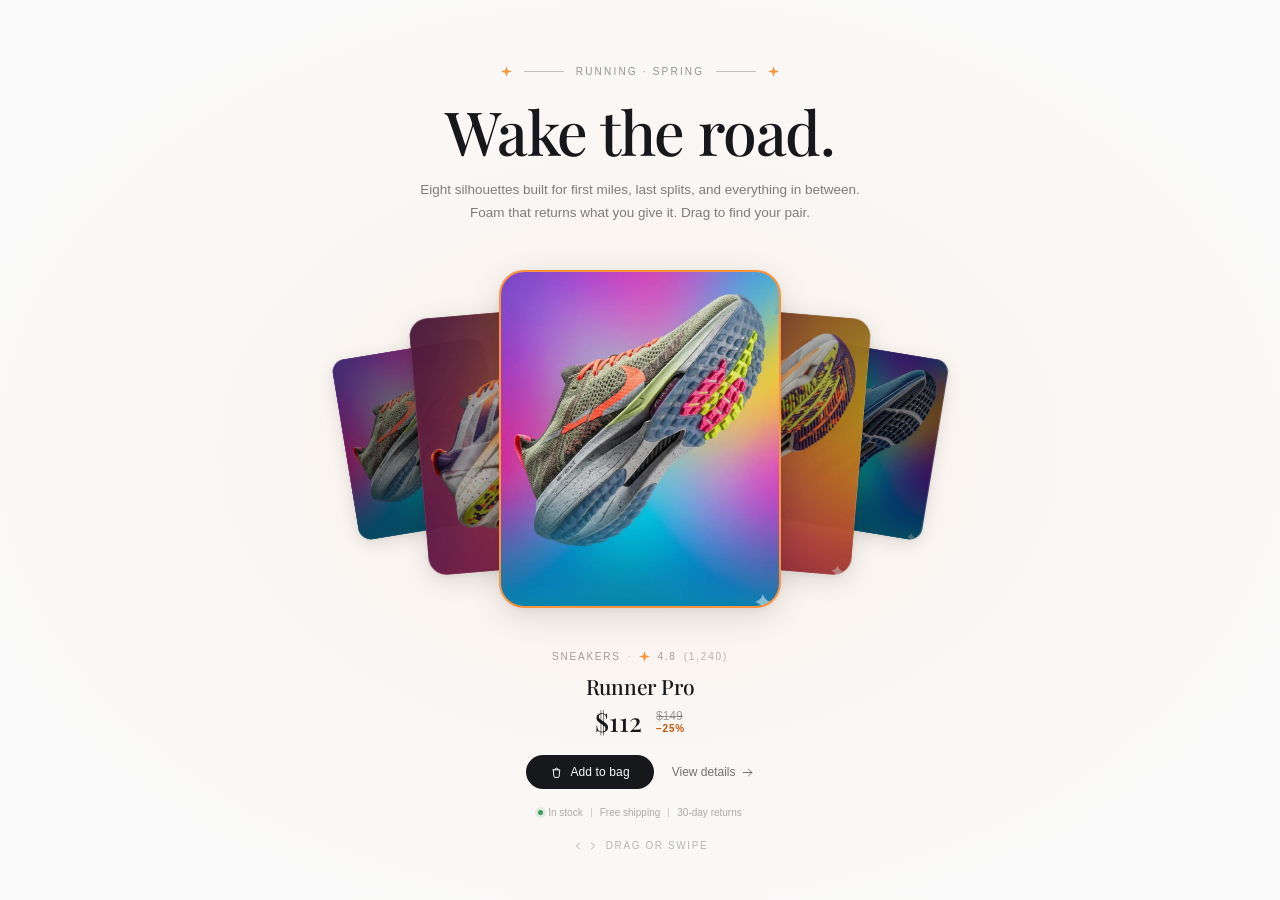
<file: drag-gallery-source/drag-gallery/index.html>
<!DOCTYPE html>
<html lang="zh-CN">
<head>
<meta charset="UTF-8" />
<meta name="viewport" content="width=device-width, initial-scale=1, viewport-fit=cover" />
<title>Wake the road. — Drag Gallery</title>
<style>
  @font-face{
    font-family:"Playfair Display";
    font-style:normal;
    font-weight:500 600;
    font-display:swap;
    src:url("./assets/playfair-500-latin.woff2") format("woff2");
  }

  :root{
    --bg:#fafafa;
    --fg:#17181c;
    --accent:#fb923c;
    --accent-deep:#c2570b;
    --card-radius:24px;
  }

  *,*::before,*::after{ box-sizing:border-box; }

  html,body{ height:100%; }

  body{
    margin:0;
    background:var(--bg);
    color:var(--fg);
    font-family:"Inter","Helvetica Neue",-apple-system,BlinkMacSystemFont,"Segoe UI","PingFang SC","Hiragino Sans GB","Microsoft YaHei",sans-serif;
    -webkit-font-smoothing:antialiased;
    text-rendering:optimizeLegibility;
    overflow-x:hidden;
  }

  /* ---------------- Section shell ---------------- */
  .section{
    position:relative;
    min-height:100vh;
    display:flex;
    flex-direction:column;
    align-items:center;
    justify-content:center;
    padding:clamp(52px, 7vh, 104px) 20px clamp(28px, 5vh, 64px);
    overflow-x:clip;
    overflow-y:visible;
    isolation:isolate;
  }

  .ambient{
    position:absolute;
    inset:0;
    z-index:-1;
    pointer-events:none;
    background:radial-gradient(ellipse at center,
      rgba(251,146,60,0.10) 0%,
      rgba(251,146,60,0.04) 40%,
      var(--bg) 80%);
  }

  /* ---------------- Header ---------------- */
  .eyebrow{
    display:flex;
    align-items:center;
    gap:12px;
    font-size:10px;
    letter-spacing:.22em;
    text-transform:uppercase;
    color:rgba(23,24,28,.45);
    white-space:nowrap;
  }

  .eyebrow .rule{
    display:block;
    width:40px;
    height:1px;
    background:rgba(23,24,28,.25);
  }

  .star{ display:block; flex:none; color:var(--accent); }

  .title{
    margin:clamp(14px, 2.4vh, 22px) 0 0;
    font-family:"Playfair Display",Georgia,"Times New Roman","Songti SC",serif;
    font-weight:500;
    font-size:clamp(2rem,5vw,3.8rem);
    line-height:1.05;
    letter-spacing:-.02em;
    text-align:center;
  }

  .desc{
    margin:clamp(10px, 1.8vh, 16px) 0 0;
    max-width:460px;
    text-align:center;
    font-size:13.5px;
    line-height:1.7;
    color:rgba(23,24,28,.55);
    text-wrap:pretty;
  }

  /* ---------------- Stage ---------------- */
  .stage-wrap{
    position:relative;
    width:100%;
    display:flex;
    justify-content:center;
    margin-top:clamp(12px, 3vh, 44px);
  }

  .stage{
    position:relative;
    width:100%;
    max-width:980px;
    touch-action:pan-y;
    cursor:grab;
    user-select:none;
    -webkit-user-select:none;
    -webkit-tap-highlight-color:transparent;
    outline:none;
  }

  .stage.is-dragging{ cursor:grabbing; }

  .stage:focus-visible{
    outline:2px solid rgba(251,146,60,.55);
    outline-offset:14px;
    border-radius:10px;
  }

  .card,
  .slot{
    position:absolute;
    left:50%;
    top:50%;
    will-change:transform,opacity;
    transform-origin:50% 50%;
  }

  .card{
    transform:translate3d(0,0,0);
    opacity:0;
    backface-visibility:hidden;
  }

  .card-image{
    position:absolute;
    inset:0;
    overflow:hidden;
    border-radius:var(--card-radius);
    background:#e9e9ec;
  }

  .card-image img{
    display:block;
    width:100%;
    height:100%;
    object-fit:cover;
    pointer-events:none;
    -webkit-user-drag:none;
  }

  .card-overlay{
    position:absolute;
    inset:0;
    background:#000;
    opacity:0;
  }

  .card-inset{
    position:absolute;
    inset:0;
    border-radius:var(--card-radius);
    box-shadow:inset 0 0 0 1px rgba(255,255,255,.10);
    pointer-events:none;
  }

  .card-ghost{
    position:absolute;
    inset:0;
    border-radius:var(--card-radius);
    border:1px solid rgba(23,24,28,.28);
    background:transparent;
    opacity:0;
  }

  .card-border{
    position:absolute;
    inset:-1px;
    border-radius:calc(var(--card-radius) + 1px);
    border:2.5px solid var(--accent);
    opacity:0;
    pointer-events:none;
  }

  .card-shadow{
    position:absolute;
    inset:0;
    border-radius:var(--card-radius);
    box-shadow:0 8px 32px rgba(0,0,0,.12), 0 2px 8px rgba(0,0,0,.06);
    pointer-events:none;
  }

  /* static edge slots */
  .slot{
    z-index:1;
    overflow:hidden;
    background:#e9e9ec;
    opacity:0;
  }

  .slot img{
    display:block;
    width:100%;
    height:100%;
    object-fit:cover;
    -webkit-user-drag:none;
  }

  .slot-overlay{
    position:absolute;
    inset:0;
    background:#000;
    opacity:.45;
  }

  .slot-ring{
    position:absolute;
    inset:0;
    box-shadow:inset 0 0 0 1px rgba(255,255,255,.10);
  }

  /* ---------------- Info block ---------------- */
  .info{
    width:100%;
    max-width:460px;
    margin-top:clamp(14px, 2.6vh, 34px);
    display:flex;
    flex-direction:column;
    align-items:center;
    text-align:center;
  }

  .info-meta{
    display:flex;
    align-items:center;
    gap:7px;
    font-size:10px;
    letter-spacing:.18em;
    text-transform:uppercase;
    color:rgba(23,24,28,.40);
  }

  .info-meta .sep{ opacity:.5; }

  .info-title{
    margin:10px 0 0;
    min-height:1.4em;
    font-family:"Playfair Display",Georgia,serif;
    font-weight:500;
    font-size:21px;
    line-height:1.35;
    letter-spacing:-.01em;
  }

  .info-price{
    margin-top:8px;
    display:flex;
    align-items:center;
    gap:14px;
    justify-content:center;
  }

  .price-now{
    font-family:"Playfair Display",Georgia,serif;
    font-size:26px;
    line-height:1;
    color:var(--fg);
  }

  .price-side{
    display:flex;
    flex-direction:column;
    align-items:flex-start;
    gap:2px;
  }

  .price-old{
    font-size:12px;
    line-height:1;
    color:rgba(23,24,28,.40);
    text-decoration:line-through;
  }

  .price-off{
    font-size:10px;
    font-weight:600;
    letter-spacing:.08em;
    line-height:1;
    color:var(--accent-deep);
  }

  .info-actions{
    margin-top:20px;
    display:flex;
    align-items:center;
    gap:18px;
  }

  .btn-primary{
    display:inline-flex;
    align-items:center;
    gap:7px;
    padding:10px 24px;
    border:0;
    border-radius:999px;
    background:var(--fg);
    color:var(--bg);
    font-family:inherit;
    font-size:12px;
    font-weight:500;
    letter-spacing:.01em;
    cursor:pointer;
    transition:opacity .18s ease, transform .18s ease;
  }
  .btn-primary:hover{ opacity:.9; }
  .btn-primary:active{ transform:scale(.95); }
  .btn-primary svg{ flex:none; }

  .btn-ghost{
    display:inline-flex;
    align-items:center;
    gap:5px;
    padding:0;
    border:0;
    background:none;
    color:rgba(23,24,28,.60);
    font-family:inherit;
    font-size:12px;
    cursor:pointer;
    transition:color .18s ease;
  }
  .btn-ghost:hover{ color:var(--fg); }
  .btn-ghost svg{ transition:transform .18s ease; }
  .btn-ghost:hover svg{ transform:translateX(2px); }

  .info-trust{
    margin-top:18px;
    display:flex;
    align-items:center;
    gap:8px;
    flex-wrap:wrap;
    justify-content:center;
    font-size:10px;
    color:rgba(23,24,28,.35);
  }

  .info-trust .dot{
    width:1px;
    height:9px;
    background:rgba(23,24,28,.18);
  }

  .live-dot{
    width:5px;
    height:5px;
    border-radius:50%;
    background:#3f9b5f;
    box-shadow:0 0 0 3px rgba(63,155,95,.14);
  }

  .trust-item{ display:inline-flex; align-items:center; gap:5px; }

  /* ---------------- Hint ---------------- */
  .hint{
    margin-top:clamp(14px, 2.4vh, 26px);
    display:inline-flex;
    align-items:center;
    gap:7px;
    font-size:10px;
    letter-spacing:.16em;
    text-transform:uppercase;
    color:rgba(23,24,28,.30);
    transition:opacity .5s ease;
  }

  .hint.is-hidden{ opacity:0; }

  .hint .arrows{
    display:inline-flex;
    gap:3px;
    color:rgba(23,24,28,.38);
  }

  /* ---------------- Entrance ---------------- */
  @keyframes revealUp{
    from{ opacity:0; transform:translateY(18px); filter:blur(6px); }
    to{ opacity:1; transform:translateY(0); filter:blur(0); }
  }

  [data-reveal]{
    opacity:0;
    animation:revealUp .85s cubic-bezier(.16,1,.3,1) forwards;
  }

  @media (prefers-reduced-motion: reduce){
    [data-reveal]{ animation-duration:.01ms; animation-delay:0s !important; }
  }

  @media (max-width:520px){
    .section{ padding:76px 16px 56px; }
    .desc{ font-size:13px; }
    .info-actions{ gap:14px; }
  }
</style>
</head>
<body>

<main class="section">
  <div class="ambient" aria-hidden="true"></div>

  <div class="eyebrow" data-reveal style="animation-delay:.12s">
    <svg class="star" width="11" height="11" viewBox="0 0 12 12" fill="currentColor" aria-hidden="true"><path d="M6 0l1.4 4.6L12 6l-4.6 1.4L6 12 4.6 7.4 0 6l4.6-1.4z"/></svg>
    <span class="rule"></span>
    <span>Running · Spring</span>
    <span class="rule"></span>
    <svg class="star" width="11" height="11" viewBox="0 0 12 12" fill="currentColor" aria-hidden="true"><path d="M6 0l1.4 4.6L12 6l-4.6 1.4L6 12 4.6 7.4 0 6l4.6-1.4z"/></svg>
  </div>

  <h1 class="title" data-reveal style="animation-delay:.24s">Wake the road.</h1>

  <p class="desc" data-reveal style="animation-delay:.4s">
    Eight silhouettes built for first miles, last splits, and everything in between.
    Foam that returns what you give it. Drag to find your pair.
  </p>

  <div class="stage-wrap">
    <div class="stage" id="stage" role="region" aria-label="商品轮播，可拖动、滚轮或使用方向键切换" tabindex="0"></div>
  </div>

  <section class="info">
    <div class="info-meta" data-reveal style="animation-delay:.7s">
      <span id="iCat">Sneakers</span>
      <span class="sep">·</span>
      <svg class="star" width="11" height="11" viewBox="0 0 12 12" fill="currentColor" aria-hidden="true"><path d="M6 0l1.4 4.6L12 6l-4.6 1.4L6 12 4.6 7.4 0 6l4.6-1.4z"/></svg>
      <span id="iRating">4.8</span>
      <span id="iReviews" style="opacity:.75">(1,240)</span>
    </div>

    <h2 class="info-title" id="iTitle" data-reveal style="animation-delay:.78s">Runner Pro</h2>

    <div class="info-price" data-reveal style="animation-delay:.86s">
      <span class="price-now" id="iPrice">$112</span>
      <span class="price-side">
        <span class="price-old" id="iOld">$149</span>
        <span class="price-off" id="iOff">−25%</span>
      </span>
    </div>

    <div class="info-actions" data-reveal style="animation-delay:.94s">
      <button class="btn-primary" type="button">
        <svg width="13" height="13" viewBox="0 0 24 24" fill="none" stroke="currentColor" stroke-width="1.8" stroke-linecap="round" stroke-linejoin="round" aria-hidden="true">
          <path d="M6 7h12l-1.2 12.2a2 2 0 0 1-2 1.8H9.2a2 2 0 0 1-2-1.8L6 7Z"/>
          <path d="M9 7a3 3 0 0 1 6 0"/>
        </svg>
        Add to bag
      </button>
      <button class="btn-ghost" type="button">
        View details
        <svg width="13" height="13" viewBox="0 0 24 24" fill="none" stroke="currentColor" stroke-width="1.8" stroke-linecap="round" stroke-linejoin="round" aria-hidden="true">
          <path d="M4 12h16"/><path d="m14 6 6 6-6 6"/>
        </svg>
      </button>
    </div>

    <div class="info-trust" data-reveal style="animation-delay:1.02s">
      <span class="trust-item"><span class="live-dot"></span>In stock</span>
      <span class="dot"></span>
      <span class="trust-item">Free shipping</span>
      <span class="dot"></span>
      <span class="trust-item">30-day returns</span>
    </div>
  </section>

  <div class="hint" id="hint" data-reveal style="animation-delay:1.5s">
    <span class="arrows">
      <svg width="12" height="12" viewBox="0 0 24 24" fill="none" stroke="currentColor" stroke-width="1.8" stroke-linecap="round" stroke-linejoin="round" aria-hidden="true"><path d="M15 6l-6 6 6 6"/></svg>
      <svg width="12" height="12" viewBox="0 0 24 24" fill="none" stroke="currentColor" stroke-width="1.8" stroke-linecap="round" stroke-linejoin="round" aria-hidden="true"><path d="M9 6l6 6-6 6"/></svg>
    </span>
    Drag or swipe
  </div>
</main>

<script>
(() => {
  "use strict";

  /* ---------------------------------------------------------------
     Constants (from spec)
  --------------------------------------------------------------- */
  const N               = 8;
  const CARD_SIZE_BASE  = 280;
  const CARD_ASPECT     = 1.2;
  const CARD_RADIUS     = 24;
  const FAN_ROTATION    = 5;
  const FAN_SPREAD      = 0.42;
  const SCALE_STEP      = 0.22;
  const EDGE_SLOT       = 2;
  const GHOST_RANGE     = 1.0;

  const FRICTION        = 0.92;
  const SNAP_SPRING     = 0.08;
  const SNAP_DAMPING    = 0.75;
  const DRAG_SENSITIVITY = 0.004;
  const MAX_OVERLAY     = 0.45;

  const ENTER_CENTER    = 0.30;
  const ENTER_SIDE      = 0.70;
  const ENTER_STAGGER   = 0.07;
  const ENTER_DUR_CARD  = 0.70;
  const ENTER_DUR_SIDE  = 0.75;
  const ENTER_END       = ENTER_SIDE + ENTER_STAGGER + ENTER_DUR_SIDE;

  /* ---------------------------------------------------------------
     Data
  --------------------------------------------------------------- */
  const IMG = ["./assets/shoe-1.webp", "./assets/shoe-2.webp", "./assets/shoe-3.webp"];

  const PRODUCTS = [
    { title:"Runner Pro",    category:"Sneakers", price:"$112", originalPrice:"$149", discount:"−25%", rating:"4.8", reviews:"(1,240)", image:IMG[0] },
    { title:"Court Classic", category:"Sneakers", price:"$132", originalPrice:"$165", discount:"−20%", rating:"4.7", reviews:"(1,876)", image:IMG[1] },
    { title:"Trail Lite",    category:"Sneakers", price:"$98",  originalPrice:"$129", discount:"−24%", rating:"4.6", reviews:"(712)",   image:IMG[2] },
    { title:"Runner Pro",    category:"Sneakers", price:"$112", originalPrice:"$149", discount:"−25%", rating:"4.8", reviews:"(1,240)", image:IMG[0] },
    { title:"Court Classic", category:"Sneakers", price:"$132", originalPrice:"$165", discount:"−20%", rating:"4.7", reviews:"(1,876)", image:IMG[1] },
    { title:"Trail Lite",    category:"Sneakers", price:"$98",  originalPrice:"$129", discount:"−24%", rating:"4.6", reviews:"(712)",   image:IMG[2] },
    { title:"Runner Pro",    category:"Sneakers", price:"$112", originalPrice:"$149", discount:"−25%", rating:"4.8", reviews:"(1,240)", image:IMG[0] },
    { title:"Court Classic", category:"Sneakers", price:"$132", originalPrice:"$165", discount:"−20%", rating:"4.7", reviews:"(1,876)", image:IMG[1] }
  ];

  /* ---------------------------------------------------------------
     DOM
  --------------------------------------------------------------- */
  const stageEl = document.getElementById("stage");
  const hintEl  = document.getElementById("hint");

  const el = {
    cat:     document.getElementById("iCat"),
    rating:  document.getElementById("iRating"),
    reviews: document.getElementById("iReviews"),
    title:   document.getElementById("iTitle"),
    price:   document.getElementById("iPrice"),
    old:     document.getElementById("iOld"),
    off:     document.getElementById("iOff")
  };

  /* ---------------------------------------------------------------
     State
  --------------------------------------------------------------- */
  let cardSize   = getCardSize();
  let spread     = FAN_SPREAD * cardSize;
  let scrollPos  = 0;
  let velocity   = 0;
  let dragging   = false;
  let isEntering = true;
  let startTime  = performance.now();
  let centered   = 0;         // current info index
  let keyTarget  = null;      // keyboard glide target
  let hasDragged = false;

  const drag = { startX:0, startY:0, lastX:0, lastT:0, axis:null };

  const cards = [];
  let slotLeft, slotRight, slotLeftImg, slotRightImg;
  let slotLeftSrc = "", slotRightSrc = "";

  function getCardSize(){
    const vw = window.innerWidth;
    if (vw < 480)  return 180;
    if (vw < 640)  return 210;
    if (vw < 768)  return 240;
    if (vw < 1024) return 260;
    return CARD_SIZE_BASE;
  }

  const wrapIndex = i => ((i % N) + N) % N;

  function wrapOffset(v){
    v = ((v % N) + N) % N;
    if (v > N / 2) v -= N;
    return v;
  }

  const easeOutQuart = p => 1 - Math.pow(1 - p, 4);
  const clamp01 = v => v < 0 ? 0 : v > 1 ? 1 : v;

  /* ---------------------------------------------------------------
     Build cards + static slots
  --------------------------------------------------------------- */
  function buildCard(product, i){
    const node = document.createElement("div");
    node.className = "card";
    node.innerHTML = `
      <div class="card-shadow" data-shadow></div>
      <div class="card-image" data-image>
        <img src="${product.image}" alt="${product.title}" draggable="false" decoding="async">
        <div class="card-overlay" data-overlay></div>
        <div class="card-inset"></div>
      </div>
      <div class="card-ghost" data-ghost></div>
      <div class="card-border" data-border></div>
    `;
    stageEl.appendChild(node);

    const initialOffset = wrapOffset(i);
    const group = Math.round(Math.abs(initialOffset));
    let start, dur;
    if (group === 0){ start = ENTER_CENTER; dur = ENTER_DUR_CARD; }
    else if (group === 1){ start = ENTER_SIDE; dur = ENTER_DUR_SIDE; }
    else if (group === 2){ start = ENTER_SIDE + ENTER_STAGGER; dur = ENTER_DUR_SIDE; }
    else { start = 99; dur = 0.01; }

    return {
      i,
      node,
      image:   node.querySelector("[data-image]"),
      overlay: node.querySelector("[data-overlay]"),
      ghost:   node.querySelector("[data-ghost]"),
      border:  node.querySelector("[data-border]"),
      shadow:  node.querySelector("[data-shadow]"),
      start, dur
    };
  }

  function buildSlot(side){
    const node = document.createElement("div");
    node.className = "slot";
    node.innerHTML = `
      <img alt="" draggable="false" decoding="async">
      <div class="slot-overlay"></div>
      <div class="slot-ring"></div>
    `;
    stageEl.appendChild(node);
    return { node, img: node.querySelector("img"), side };
  }

  function init(){
    cards.length = 0;
    stageEl.querySelectorAll(".card, .slot").forEach(n => n.remove());

    PRODUCTS.forEach((p, i) => cards.push(buildCard(p, i)));
    slotLeft  = buildSlot("left");
    slotRight = buildSlot("right");

    layout();
  }

  /* ---------------------------------------------------------------
     Sizing / layout
  --------------------------------------------------------------- */
  function layout(){
    cardSize = getCardSize();
    spread = FAN_SPREAD * cardSize;

    const cardH = cardSize * CARD_ASPECT;
    const edgeScale = Math.max(0.5, 1 - EDGE_SLOT * SCALE_STEP);
    const edgeW = cardSize * edgeScale;
    const edgeH = cardH * edgeScale;
    const edgeR = CARD_RADIUS * edgeScale;

    stageEl.style.height = `${cardH + 40}px`;
    document.documentElement.style.setProperty("--card-radius", `${CARD_RADIUS}px`);

    cards.forEach(c => {
      c.node.style.width  = `${cardSize}px`;
      c.node.style.height = `${cardH}px`;
      c.node.style.marginLeft = `${-cardSize / 2}px`;
      c.node.style.marginTop  = `${-cardH / 2}px`;
    });

    [slotLeft, slotRight].forEach(s => {
      s.node.style.width = `${edgeW}px`;
      s.node.style.height = `${edgeH}px`;
      s.node.style.marginLeft = `${-edgeW / 2}px`;
      s.node.style.marginTop  = `${-edgeH / 2}px`;
      s.node.style.borderRadius = `${edgeR}px`;
    });

    slotLeftSrc = slotRightSrc = "";
    updateCards((performance.now() - startTime) / 1000);
    updateSlots((performance.now() - startTime) / 1000);
  }

  /* ---------------------------------------------------------------
     The layout function
  --------------------------------------------------------------- */
  function updateCards(t){
    const hiddenLimit = isEntering ? EDGE_SLOT : EDGE_SLOT + GHOST_RANGE;

    for (let k = 0; k < cards.length; k++){
      const c = cards[k];
      const offset = wrapOffset(c.i - scrollPos);
      const absOff = Math.abs(offset);

      if (absOff > hiddenLimit){
        if (c.node.style.visibility !== "hidden"){
          c.node.style.visibility = "hidden";
          c.node.style.opacity = "0";
        }
        continue;
      }
      if (c.node.style.visibility === "hidden") c.node.style.visibility = "visible";

      const p = c.dur <= 0.02 ? 1 : clamp01((t - c.start) / c.dur);
      const entrance = easeOutQuart(p);

      const tx = offset * spread * entrance;
      const rotation = offset * FAN_ROTATION * entrance;
      const targetScale = Math.max(0.4, 1 - absOff * SCALE_STEP);
      const scale = 0.3 + (targetScale - 0.3) * entrance;

      c.node.style.transform = `translate3d(${tx.toFixed(2)}px,0px,0px) rotate(${rotation.toFixed(3)}deg) scale(${scale.toFixed(4)})`;

      const isGhost = !isEntering && absOff >= EDGE_SLOT;
      const ghostOpacity = isGhost
        ? Math.max(0, 1 - (absOff - EDGE_SLOT) / GHOST_RANGE)
        : 1;

      c.node.style.opacity = (ghostOpacity * entrance).toFixed(3);
      c.node.style.zIndex = isGhost ? 0 : Math.round((EDGE_SLOT + 1 - absOff) * 10);

      c.image.style.opacity  = isGhost ? "0" : "1";
      c.ghost.style.opacity  = isGhost ? "1" : "0";
      c.shadow.style.opacity = isGhost ? "0" : "1";

      const overlayOp = isGhost
        ? 0
        : Math.min(MAX_OVERLAY, (absOff / EDGE_SLOT) * MAX_OVERLAY);
      c.overlay.style.opacity = overlayOp.toFixed(3);

      const borderOpacity = isGhost ? 0 : Math.max(0, 1 - absOff * 2.5);
      c.border.style.opacity = borderOpacity.toFixed(3);
    }
  }

  /* ---------------------------------------------------------------
     Static edge slots
  --------------------------------------------------------------- */
  function updateSlots(t){
    const edgeScale = Math.max(0.5, 1 - EDGE_SLOT * SCALE_STEP);
    const edgeRotation = FAN_ROTATION * EDGE_SLOT;
    const offsetPx = EDGE_SLOT * spread;

    const p = clamp01((t - (ENTER_SIDE + ENTER_STAGGER)) / ENTER_DUR_SIDE);
    const entrance = easeOutQuart(p);
    const fromScale = 0.3 / edgeScale;

    [slotLeft, slotRight].forEach(s => {
      const sign = s.side === "left" ? -1 : 1;
      const tx = sign * offsetPx * entrance;
      const rot = sign * edgeRotation * entrance;
      const sc = fromScale + (1 - fromScale) * entrance;

      s.node.style.transform =
        `translate3d(${tx.toFixed(2)}px,0px,0px) rotate(${rot.toFixed(3)}deg) scale(${sc.toFixed(4)})`;
      s.node.style.opacity = entrance.toFixed(3);
    });

    // Image swap on integer boundary — left uses floor, right uses ceil
    const leftIdx  = wrapIndex(Math.floor(scrollPos) - EDGE_SLOT);
    const rightIdx = wrapIndex(Math.ceil(scrollPos)  + EDGE_SLOT);

    const leftSrc  = PRODUCTS[leftIdx].image;
    const rightSrc = PRODUCTS[rightIdx].image;

    if (leftSrc !== slotLeftSrc){
      slotLeftSrc = leftSrc;
      slotLeft.img.src = leftSrc;
    }
    if (rightSrc !== slotRightSrc){
      slotRightSrc = rightSrc;
      slotRight.img.src = rightSrc;
    }
  }

  /* ---------------------------------------------------------------
     Info block sync
  --------------------------------------------------------------- */
  function syncInfo(){
    const idx = wrapIndex(Math.round(scrollPos));
    if (idx === centered) return;
    centered = idx;

    const p = PRODUCTS[idx];
    el.title.textContent   = p.title;
    el.price.textContent   = p.price;
    el.old.textContent     = p.originalPrice;
    el.off.textContent     = p.discount;
    el.rating.textContent  = p.rating;
    el.reviews.textContent = p.reviews;
    el.cat.textContent     = p.category;
  }

  /* ---------------------------------------------------------------
     Animation loop
  --------------------------------------------------------------- */
  function tick(now){
    const t = (now - startTime) / 1000;

    if (isEntering && t >= ENTER_END) isEntering = false;

    if (!dragging){
      if (keyTarget !== null){
        const diff = keyTarget - scrollPos;
        if (Math.abs(diff) < 0.002){
          scrollPos = keyTarget;
          keyTarget = null;
          velocity = 0;
        } else {
          scrollPos += diff * 0.14;
          velocity = 0;
        }
      } else {
        // momentum
        scrollPos += velocity;
        velocity *= FRICTION;

        // snap spring
        if (Math.abs(velocity) < 0.15){
          const nearest = Math.round(scrollPos);
          const diff = nearest - scrollPos;
          velocity += diff * SNAP_SPRING;
          velocity *= SNAP_DAMPING;
        }

        // jitter clamp
        if (Math.abs(velocity) < 0.0005){
          velocity = 0;
          const nearest = Math.round(scrollPos);
          if (Math.abs(nearest - scrollPos) < 0.01) scrollPos = nearest;
        }
      }
    }

    updateCards(t);
    updateSlots(t);
    syncInfo();

    requestAnimationFrame(tick);
  }

  /* ---------------------------------------------------------------
     Pointer drag
  --------------------------------------------------------------- */
  function onPointerDown(e){
    if (e.pointerType === "mouse" && e.button !== 0) return;

    drag.startX = e.clientX;
    drag.startY = e.clientY;
    drag.lastX = e.clientX;
    drag.lastT = performance.now();
    drag.axis = null;

    dragging = true;
    velocity = 0;
    keyTarget = null;
    stageEl.classList.add("is-dragging");

    if (stageEl.setPointerCapture){
      try { stageEl.setPointerCapture(e.pointerId); } catch(_) {}
    }
  }

  function onPointerMove(e){
    if (!dragging) return;

    const adx = Math.abs(e.clientX - drag.startX);
    const ady = Math.abs(e.clientY - drag.startY);

    if (!drag.axis){
      if (adx < 8 && ady < 8) return;
      drag.axis = adx > ady * 1.2 ? "x" : "y";
    }
    if (drag.axis !== "x") return;

    const now = performance.now();
    const dx = e.clientX - drag.lastX;
    const dt = Math.max(1, now - drag.lastT);

    scrollPos -= dx * DRAG_SENSITIVITY;
    velocity = (-dx * DRAG_SENSITIVITY / dt) * 16;

    drag.lastX = e.clientX;
    drag.lastT = now;

    if (!hasDragged) markDragged();
  }

  function onPointerUp(){
    if (!dragging) return;
    dragging = false;
    drag.axis = null;
    stageEl.classList.remove("is-dragging");
    velocity *= 1.1;
  }

  function markDragged(){
    hasDragged = true;
    if (hintEl) hintEl.classList.add("is-hidden");
  }

  /* ---------------------------------------------------------------
     Wheel
  --------------------------------------------------------------- */
  function onWheel(e){
    const absX = Math.abs(e.deltaX);
    const absY = Math.abs(e.deltaY);
    const delta = absX > absY ? e.deltaX : e.deltaY;

    if (Math.abs(delta) > 2){
      e.preventDefault();
      keyTarget = null;
      scrollPos += delta * 0.003;
      velocity = delta * 0.001;
      if (!hasDragged) markDragged();
    }
  }

  /* ---------------------------------------------------------------
     Keyboard
  --------------------------------------------------------------- */
  function onKeyDown(e){
    let dir = 0;
    if (e.key === "ArrowRight" || e.key === "ArrowDown") dir = 1;
    else if (e.key === "ArrowLeft" || e.key === "ArrowUp") dir = -1;
    else return;

    e.preventDefault();
    if (keyTarget === null) keyTarget = Math.round(scrollPos);
    keyTarget += dir;
    velocity = 0;
    if (!hasDragged) markDragged();
  }

  /* ---------------------------------------------------------------
     Boot
  --------------------------------------------------------------- */
  if (window.matchMedia("(prefers-reduced-motion: reduce)").matches){
    startTime = performance.now() - 6000;
    isEntering = false;
  }

  init();
  requestAnimationFrame(tick);

  stageEl.addEventListener("pointerdown", onPointerDown);
  window.addEventListener("pointermove", onPointerMove, { passive: true });
  window.addEventListener("pointerup", onPointerUp);
  window.addEventListener("pointercancel", onPointerUp);

  stageEl.addEventListener("wheel", onWheel, { passive: false });
  stageEl.addEventListener("keydown", onKeyDown);
  stageEl.addEventListener("dragstart", e => e.preventDefault());

  let resizeTimer = null;
  window.addEventListener("resize", () => {
    clearTimeout(resizeTimer);
    resizeTimer = setTimeout(layout, 120);
  });
})();
</script>
</body>
</html>
</file>
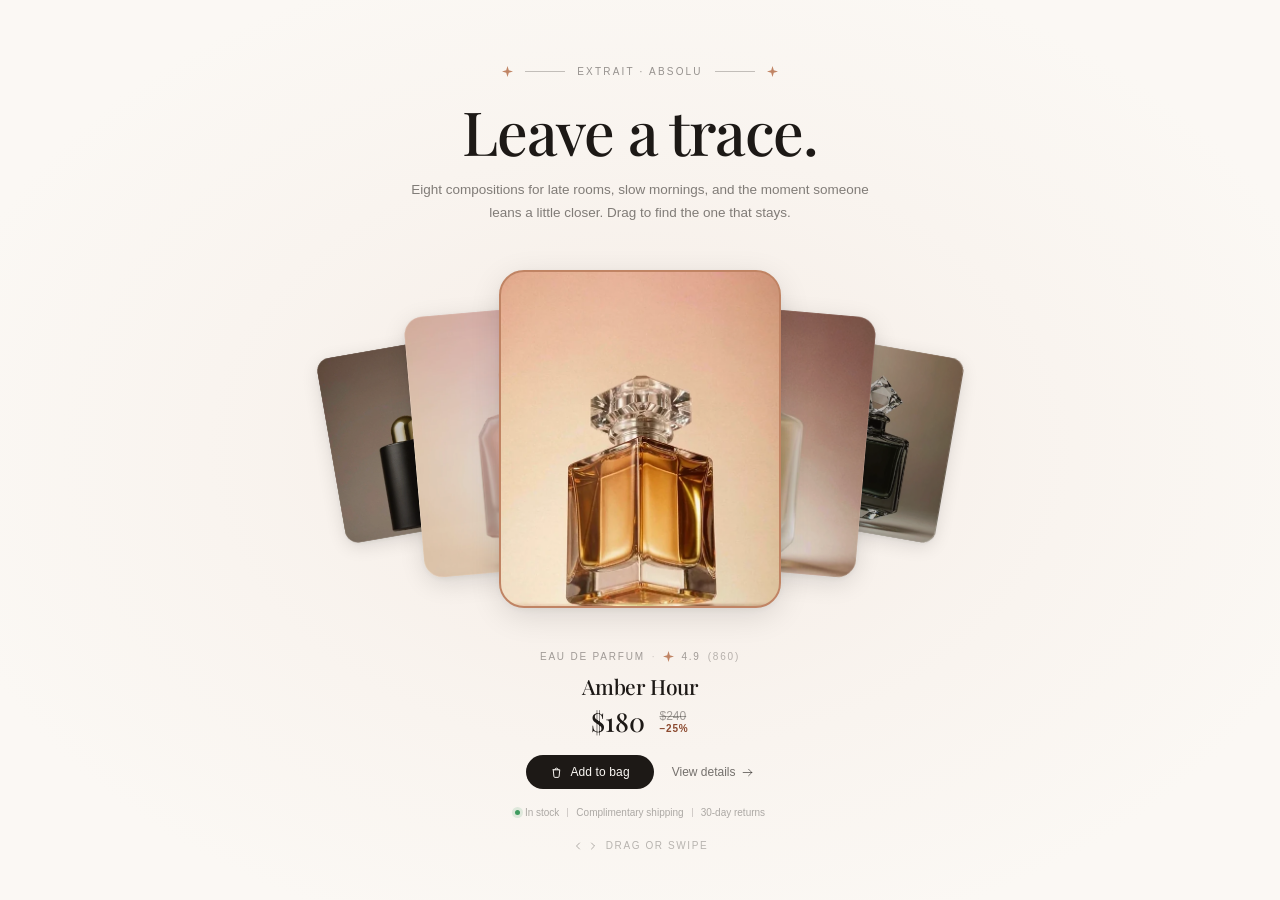
<file: perfume-gallery/assets/perfume-gallery/index.html>
<!DOCTYPE html>
<html lang="zh-CN">
<head>
<meta charset="UTF-8" />
<meta name="viewport" content="width=device-width, initial-scale=1, viewport-fit=cover" />
<title>Leave a trace. — Scent Gallery</title>
<style>
  @font-face{
    font-family:"Playfair Display";
    font-style:normal;
    font-weight:500 600;
    font-display:swap;
    src:url("./assets/playfair-500-latin.woff2") format("woff2");
  }

  :root{
    --bg:#fbf8f4;
    --fg:#1d1916;
    --accent:#c08464;
    --accent-deep:#8c4a2f;
    --card-radius:24px;
  }

  *,*::before,*::after{ box-sizing:border-box; }

  html,body{ height:100%; }

  body{
    margin:0;
    background:var(--bg);
    color:var(--fg);
    font-family:"Inter","Helvetica Neue",-apple-system,BlinkMacSystemFont,"Segoe UI","PingFang SC","Hiragino Sans GB","Microsoft YaHei",sans-serif;
    -webkit-font-smoothing:antialiased;
    text-rendering:optimizeLegibility;
    overflow-x:hidden;
  }

  /* ---------------- Section shell ---------------- */
  .section{
    position:relative;
    min-height:100vh;
    display:flex;
    flex-direction:column;
    align-items:center;
    justify-content:center;
    padding:clamp(52px, 7vh, 104px) 20px clamp(28px, 5vh, 64px);
    overflow-x:clip;
    overflow-y:visible;
    isolation:isolate;
  }

  .ambient{
    position:absolute;
    inset:0;
    z-index:-1;
    pointer-events:none;
    background:radial-gradient(ellipse at center,
      rgba(192,132,100,0.11) 0%,
      rgba(192,132,100,0.045) 40%,
      var(--bg) 80%);
  }

  /* ---------------- Header ---------------- */
  .eyebrow{
    display:flex;
    align-items:center;
    gap:12px;
    font-size:10px;
    letter-spacing:.22em;
    text-transform:uppercase;
    color:rgba(29,25,22,.45);
    white-space:nowrap;
  }

  .eyebrow .rule{
    display:block;
    width:40px;
    height:1px;
    background:rgba(29,25,22,.25);
  }

  .star{ display:block; flex:none; color:var(--accent); }

  .title{
    margin:clamp(14px, 2.4vh, 22px) 0 0;
    font-family:"Playfair Display",Georgia,"Times New Roman","Songti SC",serif;
    font-weight:500;
    font-size:clamp(2rem,5vw,3.8rem);
    line-height:1.05;
    letter-spacing:-.02em;
    text-align:center;
  }

  .desc{
    margin:clamp(10px, 1.8vh, 16px) 0 0;
    max-width:460px;
    text-align:center;
    font-size:13.5px;
    line-height:1.7;
    color:rgba(29,25,22,.55);
    text-wrap:pretty;
  }

  /* ---------------- Stage ---------------- */
  .stage-wrap{
    position:relative;
    width:100%;
    display:flex;
    justify-content:center;
    margin-top:clamp(12px, 3vh, 44px);
  }

  .stage{
    position:relative;
    width:100%;
    max-width:980px;
    touch-action:pan-y;
    cursor:grab;
    user-select:none;
    -webkit-user-select:none;
    -webkit-tap-highlight-color:transparent;
    outline:none;
  }

  .stage.is-dragging{ cursor:grabbing; }

  .stage:focus-visible{
    outline:2px solid rgba(251,146,60,.55);
    outline-offset:14px;
    border-radius:10px;
  }

  .card,
  .slot{
    position:absolute;
    left:50%;
    top:50%;
    will-change:transform,opacity;
    transform-origin:50% 50%;
  }

  .card{
    transform:translate3d(0,0,0);
    opacity:0;
    backface-visibility:hidden;
  }

  .card-image{
    position:absolute;
    inset:0;
    overflow:hidden;
    border-radius:var(--card-radius);
    background:#efe7e0;
  }

  .card-image img{
    display:block;
    width:100%;
    height:100%;
    object-fit:cover;
    pointer-events:none;
    -webkit-user-drag:none;
  }

  .card-overlay{
    position:absolute;
    inset:0;
    background:#2a1d15;
    opacity:0;
  }

  .card-inset{
    position:absolute;
    inset:0;
    border-radius:var(--card-radius);
    box-shadow:inset 0 0 0 1px rgba(255,255,255,.10);
    pointer-events:none;
  }

  .card-ghost{
    position:absolute;
    inset:0;
    border-radius:var(--card-radius);
    border:1px solid rgba(29,25,22,.28);
    background:transparent;
    opacity:0;
  }

  .card-border{
    position:absolute;
    inset:-1px;
    border-radius:calc(var(--card-radius) + 1px);
    border:2.5px solid var(--accent);
    opacity:0;
    pointer-events:none;
  }

  .card-shadow{
    position:absolute;
    inset:0;
    border-radius:var(--card-radius);
    box-shadow:0 8px 32px rgba(0,0,0,.12), 0 2px 8px rgba(0,0,0,.06);
    pointer-events:none;
  }

  /* static edge slots */
  .slot{
    z-index:1;
    overflow:hidden;
    background:#efe7e0;
    opacity:0;
  }

  .slot img{
    display:block;
    width:100%;
    height:100%;
    object-fit:cover;
    -webkit-user-drag:none;
  }

  .slot-overlay{
    position:absolute;
    inset:0;
    background:#2a1d15;
    opacity:.26;
  }

  .slot-ring{
    position:absolute;
    inset:0;
    box-shadow:inset 0 0 0 1px rgba(255,255,255,.10);
  }

  /* ---------------- Info block ---------------- */
  .info{
    width:100%;
    max-width:460px;
    margin-top:clamp(14px, 2.6vh, 34px);
    display:flex;
    flex-direction:column;
    align-items:center;
    text-align:center;
  }

  .info-meta{
    display:flex;
    align-items:center;
    gap:7px;
    font-size:10px;
    letter-spacing:.18em;
    text-transform:uppercase;
    color:rgba(29,25,22,.40);
  }

  .info-meta .sep{ opacity:.5; }

  .info-title{
    margin:10px 0 0;
    min-height:1.4em;
    font-family:"Playfair Display",Georgia,serif;
    font-weight:500;
    font-size:21px;
    line-height:1.35;
    letter-spacing:-.01em;
  }

  .info-price{
    margin-top:8px;
    display:flex;
    align-items:center;
    gap:14px;
    justify-content:center;
  }

  .price-now{
    font-family:"Playfair Display",Georgia,serif;
    font-size:26px;
    line-height:1;
    color:var(--fg);
  }

  .price-side{
    display:flex;
    flex-direction:column;
    align-items:flex-start;
    gap:2px;
  }

  .price-old{
    font-size:12px;
    line-height:1;
    color:rgba(29,25,22,.40);
    text-decoration:line-through;
  }

  .price-off{
    font-size:10px;
    font-weight:600;
    letter-spacing:.08em;
    line-height:1;
    color:var(--accent-deep);
  }

  .info-actions{
    margin-top:20px;
    display:flex;
    align-items:center;
    gap:18px;
  }

  .btn-primary{
    display:inline-flex;
    align-items:center;
    gap:7px;
    padding:10px 24px;
    border:0;
    border-radius:999px;
    background:var(--fg);
    color:var(--bg);
    font-family:inherit;
    font-size:12px;
    font-weight:500;
    letter-spacing:.01em;
    cursor:pointer;
    transition:opacity .18s ease, transform .18s ease;
  }
  .btn-primary:hover{ opacity:.9; }
  .btn-primary:active{ transform:scale(.95); }
  .btn-primary svg{ flex:none; }

  .btn-ghost{
    display:inline-flex;
    align-items:center;
    gap:5px;
    padding:0;
    border:0;
    background:none;
    color:rgba(29,25,22,.60);
    font-family:inherit;
    font-size:12px;
    cursor:pointer;
    transition:color .18s ease;
  }
  .btn-ghost:hover{ color:var(--fg); }
  .btn-ghost svg{ transition:transform .18s ease; }
  .btn-ghost:hover svg{ transform:translateX(2px); }

  .info-trust{
    margin-top:18px;
    display:flex;
    align-items:center;
    gap:8px;
    flex-wrap:wrap;
    justify-content:center;
    font-size:10px;
    color:rgba(29,25,22,.35);
  }

  .info-trust .dot{
    width:1px;
    height:9px;
    background:rgba(29,25,22,.18);
  }

  .live-dot{
    width:5px;
    height:5px;
    border-radius:50%;
    background:#3f9b5f;
    box-shadow:0 0 0 3px rgba(63,155,95,.14);
  }

  .trust-item{ display:inline-flex; align-items:center; gap:5px; }

  /* ---------------- Hint ---------------- */
  .hint{
    margin-top:clamp(14px, 2.4vh, 26px);
    display:inline-flex;
    align-items:center;
    gap:7px;
    font-size:10px;
    letter-spacing:.16em;
    text-transform:uppercase;
    color:rgba(29,25,22,.30);
    transition:opacity .5s ease;
  }

  .hint.is-hidden{ opacity:0; }

  .hint .arrows{
    display:inline-flex;
    gap:3px;
    color:rgba(29,25,22,.38);
  }

  /* ---------------- Entrance ---------------- */
  @keyframes revealUp{
    from{ opacity:0; transform:translateY(18px); filter:blur(6px); }
    to{ opacity:1; transform:translateY(0); filter:blur(0); }
  }

  [data-reveal]{
    opacity:0;
    animation:revealUp .85s cubic-bezier(.16,1,.3,1) forwards;
  }

  @media (prefers-reduced-motion: reduce){
    [data-reveal]{ animation-duration:.01ms; animation-delay:0s !important; }
  }

  @media (max-width:520px){
    .section{ padding:76px 16px 56px; }
    .desc{ font-size:13px; }
    .info-actions{ gap:14px; }
  }
</style>
</head>
<body>

<main class="section">
  <div class="ambient" aria-hidden="true"></div>

  <div class="eyebrow" data-reveal style="animation-delay:.12s">
    <svg class="star" width="11" height="11" viewBox="0 0 12 12" fill="currentColor" aria-hidden="true"><path d="M6 0l1.4 4.6L12 6l-4.6 1.4L6 12 4.6 7.4 0 6l4.6-1.4z"/></svg>
    <span class="rule"></span>
    <span>Extrait · Absolu</span>
    <span class="rule"></span>
    <svg class="star" width="11" height="11" viewBox="0 0 12 12" fill="currentColor" aria-hidden="true"><path d="M6 0l1.4 4.6L12 6l-4.6 1.4L6 12 4.6 7.4 0 6l4.6-1.4z"/></svg>
  </div>

  <h1 class="title" data-reveal style="animation-delay:.24s">Leave a trace.</h1>

  <p class="desc" data-reveal style="animation-delay:.4s">
    Eight compositions for late rooms, slow mornings, and the moment someone
    leans a little closer. Drag to find the one that stays.
  </p>

  <div class="stage-wrap">
    <div class="stage" id="stage" role="region" aria-label="商品轮播，可拖动、滚轮或使用方向键切换" tabindex="0"></div>
  </div>

  <section class="info">
    <div class="info-meta" data-reveal style="animation-delay:.7s">
      <span id="iCat">Eau de Parfum</span>
      <span class="sep">·</span>
      <svg class="star" width="11" height="11" viewBox="0 0 12 12" fill="currentColor" aria-hidden="true"><path d="M6 0l1.4 4.6L12 6l-4.6 1.4L6 12 4.6 7.4 0 6l4.6-1.4z"/></svg>
      <span id="iRating">4.9</span>
      <span id="iReviews" style="opacity:.75">(860)</span>
    </div>

    <h2 class="info-title" id="iTitle" data-reveal style="animation-delay:.78s">Amber Hour</h2>

    <div class="info-price" data-reveal style="animation-delay:.86s">
      <span class="price-now" id="iPrice">$180</span>
      <span class="price-side">
        <span class="price-old" id="iOld">$240</span>
        <span class="price-off" id="iOff">−25%</span>
      </span>
    </div>

    <div class="info-actions" data-reveal style="animation-delay:.94s">
      <button class="btn-primary" type="button">
        <svg width="13" height="13" viewBox="0 0 24 24" fill="none" stroke="currentColor" stroke-width="1.8" stroke-linecap="round" stroke-linejoin="round" aria-hidden="true">
          <path d="M6 7h12l-1.2 12.2a2 2 0 0 1-2 1.8H9.2a2 2 0 0 1-2-1.8L6 7Z"/>
          <path d="M9 7a3 3 0 0 1 6 0"/>
        </svg>
        Add to bag
      </button>
      <button class="btn-ghost" type="button">
        View details
        <svg width="13" height="13" viewBox="0 0 24 24" fill="none" stroke="currentColor" stroke-width="1.8" stroke-linecap="round" stroke-linejoin="round" aria-hidden="true">
          <path d="M4 12h16"/><path d="m14 6 6 6-6 6"/>
        </svg>
      </button>
    </div>

    <div class="info-trust" data-reveal style="animation-delay:1.02s">
      <span class="trust-item"><span class="live-dot"></span>In stock</span>
      <span class="dot"></span>
      <span class="trust-item">Complimentary shipping</span>
      <span class="dot"></span>
      <span class="trust-item">30-day returns</span>
    </div>
  </section>

  <div class="hint" id="hint" data-reveal style="animation-delay:1.5s">
    <span class="arrows">
      <svg width="12" height="12" viewBox="0 0 24 24" fill="none" stroke="currentColor" stroke-width="1.8" stroke-linecap="round" stroke-linejoin="round" aria-hidden="true"><path d="M15 6l-6 6 6 6"/></svg>
      <svg width="12" height="12" viewBox="0 0 24 24" fill="none" stroke="currentColor" stroke-width="1.8" stroke-linecap="round" stroke-linejoin="round" aria-hidden="true"><path d="M9 6l6 6-6 6"/></svg>
    </span>
    Drag or swipe
  </div>
</main>

<script>
(() => {
  "use strict";

  /* ---------------------------------------------------------------
     Constants (from spec)
  --------------------------------------------------------------- */
  const N               = 8;
  const CARD_SIZE_BASE  = 280;
  const CARD_ASPECT     = 1.2;
  const CARD_RADIUS     = 24;
  const FAN_ROTATION    = 5;
  const FAN_SPREAD      = 0.42;
  const SCALE_STEP      = 0.22;
  const EDGE_SLOT       = 2;
  const GHOST_RANGE     = 1.0;

  const FRICTION        = 0.92;
  const SNAP_SPRING     = 0.08;
  const SNAP_DAMPING    = 0.75;
  const DRAG_SENSITIVITY = 0.004;
  const MAX_OVERLAY     = 0.26;

  const ENTER_CENTER    = 0.30;
  const ENTER_SIDE      = 0.70;
  const ENTER_STAGGER   = 0.07;
  const ENTER_DUR_CARD  = 0.70;
  const ENTER_DUR_SIDE  = 0.75;
  const ENTER_END       = ENTER_SIDE + ENTER_STAGGER + ENTER_DUR_SIDE;

  /* ---------------------------------------------------------------
     Data
  --------------------------------------------------------------- */
  const IMG = [
    "/perfume-gallery/assets/scent-1.webp",
    "/perfume-gallery/assets/scent-2.webp",
    "/perfume-gallery/assets/scent-3.webp",
    "/perfume-gallery/assets/scent-4.webp",
    "/perfume-gallery/assets/scent-5.webp",
    "/perfume-gallery/assets/scent-6.webp",
    "/perfume-gallery/assets/scent-7.webp",
    "/perfume-gallery/assets/scent-8.webp"
  ];

  const PRODUCTS = [
    { title:"Amber Hour",    category:"Eau de Parfum",     price:"$180", originalPrice:"$240", discount:"−25%", rating:"4.9", reviews:"(860)",   image:IMG[0] },
    { title:"Rose Static",   category:"Eau de Parfum",     price:"$165", originalPrice:"$210", discount:"−21%", rating:"4.8", reviews:"(1,412)", image:IMG[1] },
    { title:"Night Vetiver", category:"Extrait de Parfum", price:"$210", originalPrice:"$260", discount:"−19%", rating:"4.7", reviews:"(534)",   image:IMG[2] },
    { title:"Sage Bloom",    category:"Eau de Parfum",     price:"$158", originalPrice:"$208", discount:"−24%", rating:"4.6", reviews:"(692)",   image:IMG[3] },
    { title:"Silk Musk",     category:"Eau de Parfum",     price:"$172", originalPrice:"$210", discount:"−18%", rating:"4.8", reviews:"(1,038)", image:IMG[4] },
    { title:"Ember Santal",  category:"Extrait de Parfum", price:"$198", originalPrice:"$248", discount:"−20%", rating:"4.7", reviews:"(776)",   image:IMG[5] },
    { title:"Noir Absolu",   category:"Extrait de Parfum", price:"$225", originalPrice:"$288", discount:"−22%", rating:"4.9", reviews:"(1,104)", image:IMG[6] },
    { title:"Cashmere Rose", category:"Eau de Parfum",     price:"$148", originalPrice:"$175", discount:"−15%", rating:"4.8", reviews:"(1,263)", image:IMG[7] }
  ];

  /* ---------------------------------------------------------------
     DOM
  --------------------------------------------------------------- */
  const stageEl = document.getElementById("stage");
  const hintEl  = document.getElementById("hint");

  const el = {
    cat:     document.getElementById("iCat"),
    rating:  document.getElementById("iRating"),
    reviews: document.getElementById("iReviews"),
    title:   document.getElementById("iTitle"),
    price:   document.getElementById("iPrice"),
    old:     document.getElementById("iOld"),
    off:     document.getElementById("iOff")
  };

  /* ---------------------------------------------------------------
     State
  --------------------------------------------------------------- */
  let cardSize   = getCardSize();
  let spread     = FAN_SPREAD * cardSize;
  let scrollPos  = 0;
  let velocity   = 0;
  let dragging   = false;
  let isEntering = true;
  let startTime  = performance.now();
  let centered   = 0;         // current info index
  let keyTarget  = null;      // keyboard glide target
  let hasDragged = false;

  const drag = { startX:0, startY:0, lastX:0, lastT:0, axis:null };

  const cards = [];
  let slotLeft, slotRight, slotLeftImg, slotRightImg;
  let slotLeftSrc = "", slotRightSrc = "";

  function getCardSize(){
    const vw = window.innerWidth;
    if (vw < 480)  return 180;
    if (vw < 640)  return 210;
    if (vw < 768)  return 240;
    if (vw < 1024) return 260;
    return CARD_SIZE_BASE;
  }

  const wrapIndex = i => ((i % N) + N) % N;

  function wrapOffset(v){
    v = ((v % N) + N) % N;
    if (v > N / 2) v -= N;
    return v;
  }

  const easeOutQuart = p => 1 - Math.pow(1 - p, 4);
  const clamp01 = v => v < 0 ? 0 : v > 1 ? 1 : v;

  /* ---------------------------------------------------------------
     Build cards + static slots
  --------------------------------------------------------------- */
  function buildCard(product, i){
    const node = document.createElement("div");
    node.className = "card";
    node.innerHTML = `
      <div class="card-shadow" data-shadow></div>
      <div class="card-image" data-image>
        <img src="${product.image}" alt="${product.title}" draggable="false" decoding="async">
        <div class="card-overlay" data-overlay></div>
        <div class="card-inset"></div>
      </div>
      <div class="card-ghost" data-ghost></div>
      <div class="card-border" data-border></div>
    `;
    stageEl.appendChild(node);

    const initialOffset = wrapOffset(i);
    const group = Math.round(Math.abs(initialOffset));
    let start, dur;
    if (group === 0){ start = ENTER_CENTER; dur = ENTER_DUR_CARD; }
    else if (group === 1){ start = ENTER_SIDE; dur = ENTER_DUR_SIDE; }
    else if (group === 2){ start = ENTER_SIDE + ENTER_STAGGER; dur = ENTER_DUR_SIDE; }
    else { start = 99; dur = 0.01; }

    return {
      i,
      node,
      image:   node.querySelector("[data-image]"),
      overlay: node.querySelector("[data-overlay]"),
      ghost:   node.querySelector("[data-ghost]"),
      border:  node.querySelector("[data-border]"),
      shadow:  node.querySelector("[data-shadow]"),
      start, dur
    };
  }

  function buildSlot(side){
    const node = document.createElement("div");
    node.className = "slot";
    node.innerHTML = `
      <img alt="" draggable="false" decoding="async">
      <div class="slot-overlay"></div>
      <div class="slot-ring"></div>
    `;
    stageEl.appendChild(node);
    return { node, img: node.querySelector("img"), side };
  }

  function init(){
    cards.length = 0;
    stageEl.querySelectorAll(".card, .slot").forEach(n => n.remove());

    PRODUCTS.forEach((p, i) => cards.push(buildCard(p, i)));
    slotLeft  = buildSlot("left");
    slotRight = buildSlot("right");

    layout();
  }

  /* ---------------------------------------------------------------
     Sizing / layout
  --------------------------------------------------------------- */
  function layout(){
    cardSize = getCardSize();
    spread = FAN_SPREAD * cardSize;

    const cardH = cardSize * CARD_ASPECT;
    const edgeScale = Math.max(0.5, 1 - EDGE_SLOT * SCALE_STEP);
    const edgeW = cardSize * edgeScale;
    const edgeH = cardH * edgeScale;
    const edgeR = CARD_RADIUS * edgeScale;

    stageEl.style.height = `${cardH + 40}px`;
    document.documentElement.style.setProperty("--card-radius", `${CARD_RADIUS}px`);

    cards.forEach(c => {
      c.node.style.width  = `${cardSize}px`;
      c.node.style.height = `${cardH}px`;
      c.node.style.marginLeft = `${-cardSize / 2}px`;
      c.node.style.marginTop  = `${-cardH / 2}px`;
    });

    [slotLeft, slotRight].forEach(s => {
      s.node.style.width = `${edgeW}px`;
      s.node.style.height = `${edgeH}px`;
      s.node.style.marginLeft = `${-edgeW / 2}px`;
      s.node.style.marginTop  = `${-edgeH / 2}px`;
      s.node.style.borderRadius = `${edgeR}px`;
    });

    slotLeftSrc = slotRightSrc = "";
    updateCards((performance.now() - startTime) / 1000);
    updateSlots((performance.now() - startTime) / 1000);
  }

  /* ---------------------------------------------------------------
     The layout function
  --------------------------------------------------------------- */
  function updateCards(t){
    const hiddenLimit = isEntering ? EDGE_SLOT : EDGE_SLOT + GHOST_RANGE;

    for (let k = 0; k < cards.length; k++){
      const c = cards[k];
      const offset = wrapOffset(c.i - scrollPos);
      const absOff = Math.abs(offset);

      if (absOff > hiddenLimit){
        if (c.node.style.visibility !== "hidden"){
          c.node.style.visibility = "hidden";
          c.node.style.opacity = "0";
        }
        continue;
      }
      if (c.node.style.visibility === "hidden") c.node.style.visibility = "visible";

      const p = c.dur <= 0.02 ? 1 : clamp01((t - c.start) / c.dur);
      const entrance = easeOutQuart(p);

      const tx = offset * spread * entrance;
      const rotation = offset * FAN_ROTATION * entrance;
      const targetScale = Math.max(0.4, 1 - absOff * SCALE_STEP);
      const scale = 0.3 + (targetScale - 0.3) * entrance;

      c.node.style.transform = `translate3d(${tx.toFixed(2)}px,0px,0px) rotate(${rotation.toFixed(3)}deg) scale(${scale.toFixed(4)})`;

      const isGhost = !isEntering && absOff >= EDGE_SLOT;
      const ghostOpacity = isGhost
        ? Math.max(0, 1 - (absOff - EDGE_SLOT) / GHOST_RANGE)
        : 1;

      c.node.style.opacity = (ghostOpacity * entrance).toFixed(3);
      c.node.style.zIndex = isGhost ? 0 : Math.round((EDGE_SLOT + 1 - absOff) * 10);

      c.image.style.opacity  = isGhost ? "0" : "1";
      c.ghost.style.opacity  = isGhost ? "1" : "0";
      c.shadow.style.opacity = isGhost ? "0" : "1";

      const overlayOp = isGhost
        ? 0
        : Math.min(MAX_OVERLAY, (absOff / EDGE_SLOT) * MAX_OVERLAY);
      c.overlay.style.opacity = overlayOp.toFixed(3);

      const borderOpacity = isGhost ? 0 : Math.max(0, 1 - absOff * 2.5);
      c.border.style.opacity = borderOpacity.toFixed(3);
    }
  }

  /* ---------------------------------------------------------------
     Static edge slots
  --------------------------------------------------------------- */
  function updateSlots(t){
    const edgeScale = Math.max(0.5, 1 - EDGE_SLOT * SCALE_STEP);
    const edgeRotation = FAN_ROTATION * EDGE_SLOT;
    const offsetPx = EDGE_SLOT * spread;

    const p = clamp01((t - (ENTER_SIDE + ENTER_STAGGER)) / ENTER_DUR_SIDE);
    const entrance = easeOutQuart(p);
    const fromScale = 0.3 / edgeScale;

    [slotLeft, slotRight].forEach(s => {
      const sign = s.side === "left" ? -1 : 1;
      const tx = sign * offsetPx * entrance;
      const rot = sign * edgeRotation * entrance;
      const sc = fromScale + (1 - fromScale) * entrance;

      s.node.style.transform =
        `translate3d(${tx.toFixed(2)}px,0px,0px) rotate(${rot.toFixed(3)}deg) scale(${sc.toFixed(4)})`;
      s.node.style.opacity = entrance.toFixed(3);
    });

    // Image swap on integer boundary — left uses floor, right uses ceil
    const leftIdx  = wrapIndex(Math.floor(scrollPos) - EDGE_SLOT);
    const rightIdx = wrapIndex(Math.ceil(scrollPos)  + EDGE_SLOT);

    const leftSrc  = PRODUCTS[leftIdx].image;
    const rightSrc = PRODUCTS[rightIdx].image;

    if (leftSrc !== slotLeftSrc){
      slotLeftSrc = leftSrc;
      slotLeft.img.src = leftSrc;
    }
    if (rightSrc !== slotRightSrc){
      slotRightSrc = rightSrc;
      slotRight.img.src = rightSrc;
    }
  }

  /* ---------------------------------------------------------------
     Info block sync
  --------------------------------------------------------------- */
  function syncInfo(){
    const idx = wrapIndex(Math.round(scrollPos));
    if (idx === centered) return;
    centered = idx;

    const p = PRODUCTS[idx];
    el.title.textContent   = p.title;
    el.price.textContent   = p.price;
    el.old.textContent     = p.originalPrice;
    el.off.textContent     = p.discount;
    el.rating.textContent  = p.rating;
    el.reviews.textContent = p.reviews;
    el.cat.textContent     = p.category;
  }

  /* ---------------------------------------------------------------
     Animation loop
  --------------------------------------------------------------- */
  function tick(now){
    const t = (now - startTime) / 1000;

    if (isEntering && t >= ENTER_END) isEntering = false;

    if (!dragging){
      if (keyTarget !== null){
        const diff = keyTarget - scrollPos;
        if (Math.abs(diff) < 0.002){
          scrollPos = keyTarget;
          keyTarget = null;
          velocity = 0;
        } else {
          scrollPos += diff * 0.14;
          velocity = 0;
        }
      } else {
        // momentum
        scrollPos += velocity;
        velocity *= FRICTION;

        // snap spring
        if (Math.abs(velocity) < 0.15){
          const nearest = Math.round(scrollPos);
          const diff = nearest - scrollPos;
          velocity += diff * SNAP_SPRING;
          velocity *= SNAP_DAMPING;
        }

        // jitter clamp
        if (Math.abs(velocity) < 0.0005){
          velocity = 0;
          const nearest = Math.round(scrollPos);
          if (Math.abs(nearest - scrollPos) < 0.01) scrollPos = nearest;
        }
      }
    }

    updateCards(t);
    updateSlots(t);
    syncInfo();

    requestAnimationFrame(tick);
  }

  /* ---------------------------------------------------------------
     Pointer drag
  --------------------------------------------------------------- */
  function onPointerDown(e){
    if (e.pointerType === "mouse" && e.button !== 0) return;

    drag.startX = e.clientX;
    drag.startY = e.clientY;
    drag.lastX = e.clientX;
    drag.lastT = performance.now();
    drag.axis = null;

    dragging = true;
    velocity = 0;
    keyTarget = null;
    stageEl.classList.add("is-dragging");

    if (stageEl.setPointerCapture){
      try { stageEl.setPointerCapture(e.pointerId); } catch(_) {}
    }
  }

  function onPointerMove(e){
    if (!dragging) return;

    const adx = Math.abs(e.clientX - drag.startX);
    const ady = Math.abs(e.clientY - drag.startY);

    if (!drag.axis){
      if (adx < 8 && ady < 8) return;
      drag.axis = adx > ady * 1.2 ? "x" : "y";
    }
    if (drag.axis !== "x") return;

    const now = performance.now();
    const dx = e.clientX - drag.lastX;
    const dt = Math.max(1, now - drag.lastT);

    scrollPos -= dx * DRAG_SENSITIVITY;
    velocity = (-dx * DRAG_SENSITIVITY / dt) * 16;

    drag.lastX = e.clientX;
    drag.lastT = now;

    if (!hasDragged) markDragged();
  }

  function onPointerUp(){
    if (!dragging) return;
    dragging = false;
    drag.axis = null;
    stageEl.classList.remove("is-dragging");
    velocity *= 1.1;
  }

  function markDragged(){
    hasDragged = true;
    if (hintEl) hintEl.classList.add("is-hidden");
  }

  /* ---------------------------------------------------------------
     Wheel
  --------------------------------------------------------------- */
  function onWheel(e){
    const absX = Math.abs(e.deltaX);
    const absY = Math.abs(e.deltaY);
    const delta = absX > absY ? e.deltaX : e.deltaY;

    if (Math.abs(delta) > 2){
      e.preventDefault();
      keyTarget = null;
      scrollPos += delta * 0.003;
      velocity = delta * 0.001;
      if (!hasDragged) markDragged();
    }
  }

  /* ---------------------------------------------------------------
     Keyboard
  --------------------------------------------------------------- */
  function onKeyDown(e){
    let dir = 0;
    if (e.key === "ArrowRight" || e.key === "ArrowDown") dir = 1;
    else if (e.key === "ArrowLeft" || e.key === "ArrowUp") dir = -1;
    else return;

    e.preventDefault();
    if (keyTarget === null) keyTarget = Math.round(scrollPos);
    keyTarget += dir;
    velocity = 0;
    if (!hasDragged) markDragged();
  }

  /* ---------------------------------------------------------------
     Boot
  --------------------------------------------------------------- */
  if (window.matchMedia("(prefers-reduced-motion: reduce)").matches){
    startTime = performance.now() - 6000;
    isEntering = false;
  }

  init();
  requestAnimationFrame(tick);

  stageEl.addEventListener("pointerdown", onPointerDown);
  window.addEventListener("pointermove", onPointerMove, { passive: true });
  window.addEventListener("pointerup", onPointerUp);
  window.addEventListener("pointercancel", onPointerUp);

  stageEl.addEventListener("wheel", onWheel, { passive: false });
  stageEl.addEventListener("keydown", onKeyDown);
  stageEl.addEventListener("dragstart", e => e.preventDefault());

  let resizeTimer = null;
  window.addEventListener("resize", () => {
    clearTimeout(resizeTimer);
    resizeTimer = setTimeout(layout, 120);
  });
})();
</script>
</body>
</html>
</file>
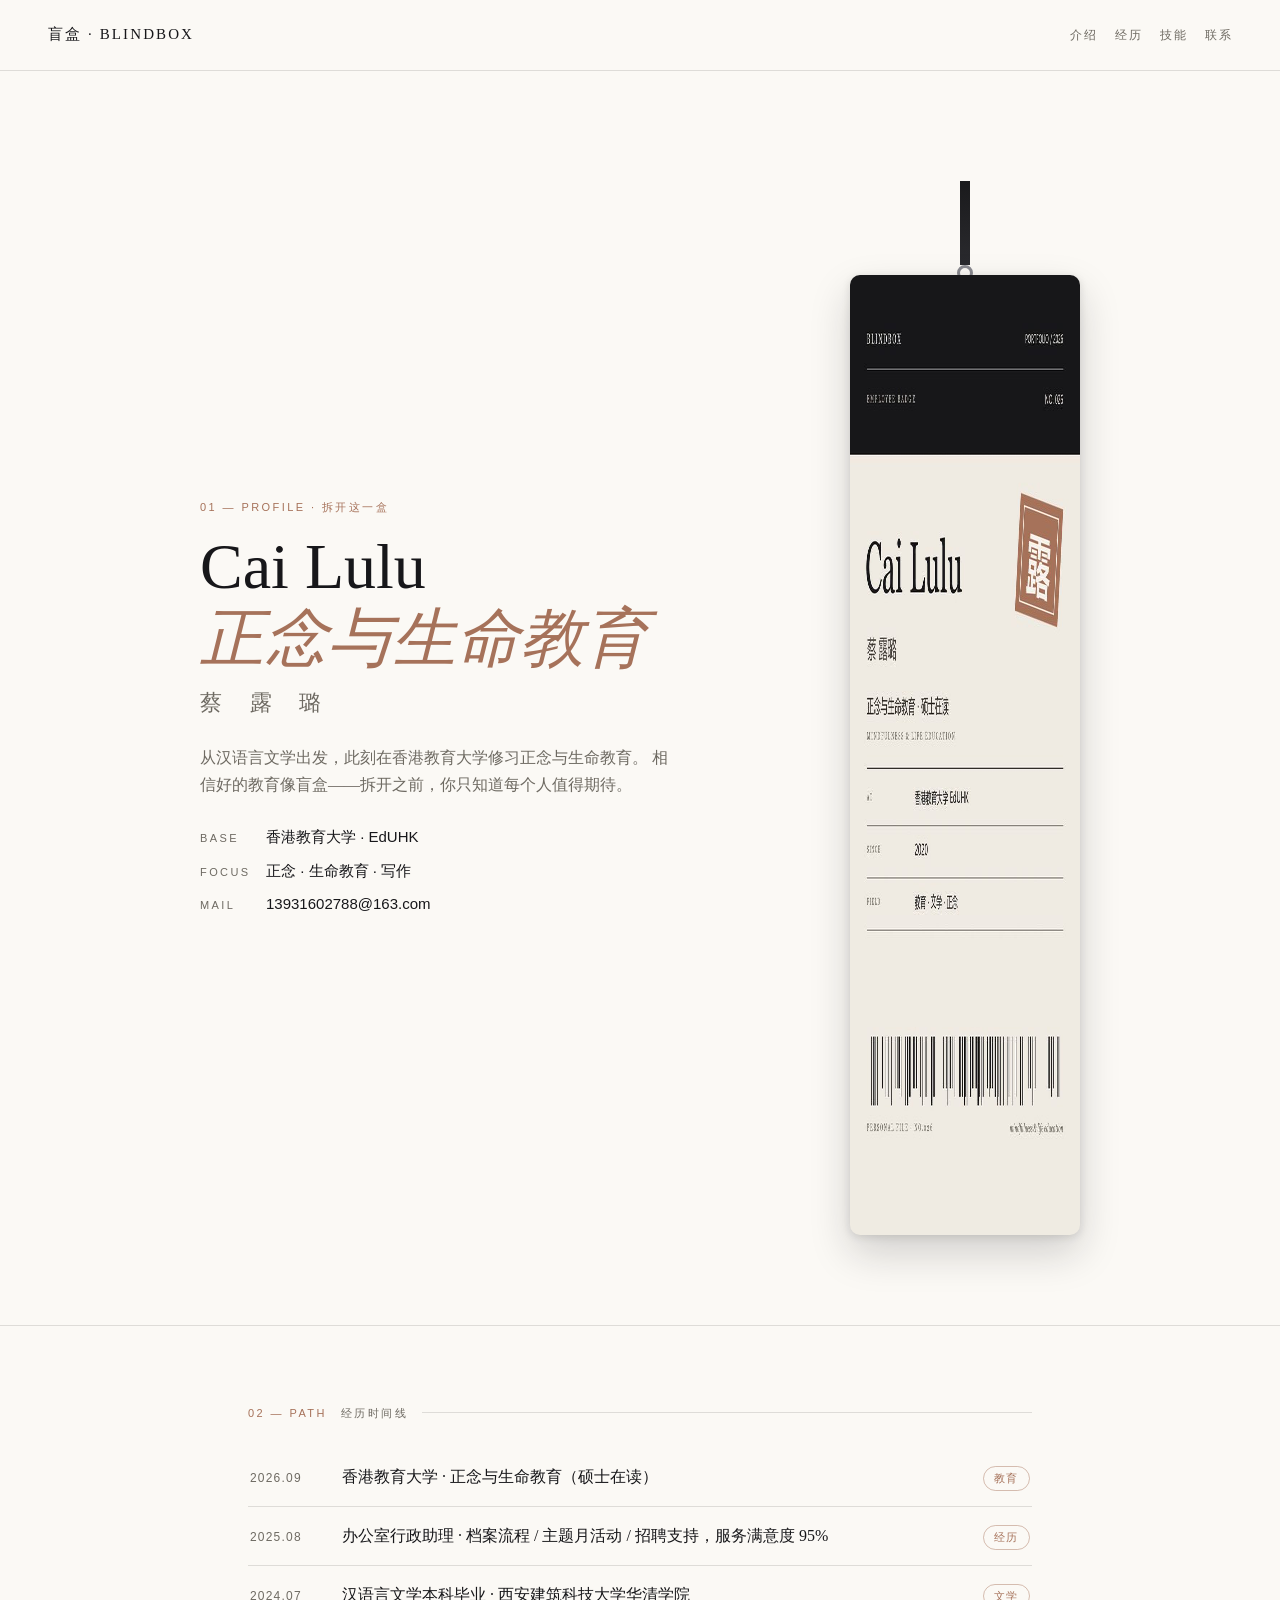
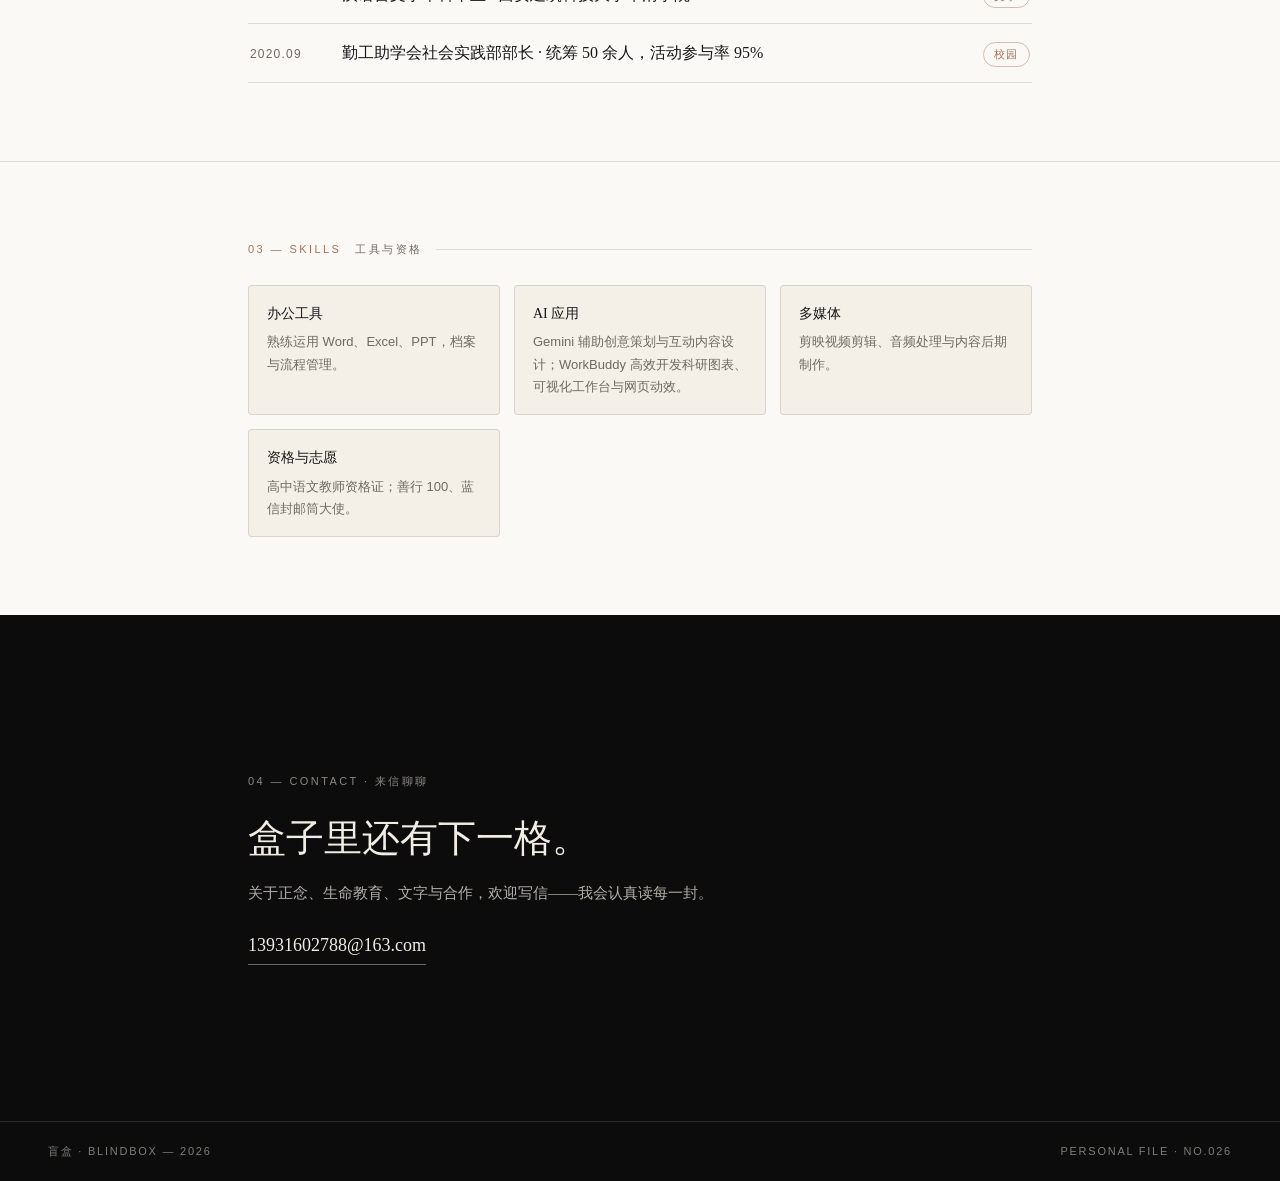
<file: blindbox-light.html>
<!doctype html>
<html lang="zh-CN">
<head>
<meta charset="UTF-8" />
<meta name="viewport" content="width=device-width, initial-scale=1.0, viewport-fit=cover" />
<meta name="theme-color" content="#FBF9F5" />
<meta name="description" content="盲盒 · BLINDBOX — 蔡露璐的个人主页：正念与生命教育 · 汉语言文学。" />
<title>盲盒 · BLINDBOX — 蔡露璐</title>
<style>
  :root {
    --paper: #fbf9f5;
    --paper-2: #f4f0e7;
    --ink: #17171a;
    --ink-soft: #6e6a62;
    --line: rgba(23, 23, 26, 0.13);
    --line-strong: rgba(23, 23, 26, 0.3);
    --accent: #a6725a;
    --night: #0c0c0d;
    --ivory: #f2ede4;
    --ease: cubic-bezier(0.16, 1, 0.3, 1);
    --serif: Georgia, "Times New Roman", "Songti SC", SimSun, serif;
    --ui: "Helvetica Neue", Helvetica, Arial, "PingFang SC", "Hiragino Sans GB", "Microsoft YaHei", sans-serif;
  }
  * { box-sizing: border-box; margin: 0; padding: 0; }
  html { scroll-behavior: smooth; -webkit-text-size-adjust: 100%; }
  body {
    background: var(--paper);
    color: var(--ink);
    font-family: var(--ui);
    font-size: 15px;
    line-height: 1.7;
    -webkit-font-smoothing: antialiased;
    overflow-x: hidden;
  }
  a { color: inherit; text-decoration: none; }
  .eyebrow {
    font-size: 11px;
    letter-spacing: 0.22em;
    text-transform: uppercase;
    color: var(--ink-soft);
  }
  .eyebrow--ink { color: var(--accent); }
  .wrap { max-width: 880px; margin: 0 auto; padding: 0 clamp(20px, 5vw, 48px); }

  /* ---------- 顶部 ---------- */
  header.top {
    display: flex;
    justify-content: space-between;
    align-items: center;
    padding: 22px clamp(20px, 5vw, 48px);
    border-bottom: 1px solid var(--line);
  }
  header.top .brand { font-family: var(--serif); letter-spacing: 0.14em; font-size: 15px; }
  header.top nav { display: flex; gap: 18px; }
  header.top nav a { font-size: 12px; letter-spacing: 0.12em; color: var(--ink-soft); }
  header.top nav a:hover { color: var(--ink); }

  /* ---------- Hero ---------- */
  .hero {
    display: grid;
    grid-template-columns: 1fr auto;
    gap: clamp(28px, 6vw, 72px);
    align-items: center;
    padding: clamp(56px, 10vw, 110px) 0 clamp(48px, 8vw, 90px);
  }
  .hero-kicker { margin-bottom: 14px; }
  .hero h1 {
    font-family: var(--serif);
    font-size: clamp(38px, 7.4vw, 64px);
    line-height: 1.12;
    font-weight: 400;
  }
  .hero h1 em { font-style: italic; color: var(--accent); }
  .hero .cn-name {
    font-family: var(--serif);
    font-size: clamp(17px, 2.6vw, 22px);
    color: var(--ink-soft);
    margin-top: 10px;
    letter-spacing: 0.5em;
  }
  .hero .lede {
    margin-top: 22px;
    max-width: 30em;
    font-family: var(--serif);
    font-size: clamp(14px, 2vw, 16px);
    color: var(--ink-soft);
  }
  .hero .facts { margin-top: 26px; display: grid; gap: 8px; }
  .hero .facts div { display: flex; gap: 14px; align-items: baseline; }
  .hero .facts .k { width: 52px; flex: none; }

  /* ---------- 工牌（纯 CSS 摇摆） ---------- */
  .badge-scene { perspective: 900px; }
  .badge-band {
    width: 10px;
    height: clamp(54px, 9vw, 84px);
    margin: 0 auto;
    background: linear-gradient(180deg, #1a1a1c, #2a2a2e);
    transform-origin: top center;
    animation: band-sway 5.2s ease-in-out infinite;
  }
  .badge-card-wrap {
    transform-origin: top center;
    animation: card-sway 5.2s ease-in-out infinite;
  }
  .badge-card {
    width: clamp(170px, 30vw, 230px);
    border-radius: 10px;
    overflow: hidden;
    box-shadow: 0 18px 40px rgba(23, 23, 26, 0.18), 0 2px 8px rgba(23, 23, 26, 0.12);
    display: block;
    background: var(--paper-2);
  }
  .badge-card img { display: block; width: 100%; height: auto; }
  .badge-ring {
    width: 16px; height: 16px;
    margin: 0 auto -6px;
    border: 3px solid #8a8a90;
    border-radius: 50%;
    background: transparent;
    transform-origin: top center;
    animation: band-sway 5.2s ease-in-out infinite;
  }
  @keyframes band-sway {
    0%, 100% { transform: rotate(2.4deg); }
    50% { transform: rotate(-2.4deg); }
  }
  @keyframes card-sway {
    0%, 100% { transform: rotate(2.4deg); }
    50% { transform: rotate(-2.4deg); }
  }
  @media (prefers-reduced-motion: reduce) {
    .badge-band, .badge-card-wrap, .badge-ring { animation: none; }
  }

  /* ---------- 区块通用 ---------- */
  section { border-top: 1px solid var(--line); padding: clamp(44px, 7vw, 78px) 0; }
  .sec-head { display: flex; align-items: center; gap: 14px; margin-bottom: 26px; }
  .sec-head .rule { flex: 1; height: 1px; background: var(--line); }

  /* ---------- 时间线 ---------- */
  .timeline { list-style: none; }
  .timeline li {
    display: grid;
    grid-template-columns: 76px 1fr auto;
    gap: 16px;
    align-items: baseline;
    padding: 15px 2px;
    border-bottom: 1px solid var(--line);
  }
  .timeline .when { font-size: 12px; letter-spacing: 0.1em; color: var(--ink-soft); }
  .timeline .what { font-family: var(--serif); font-size: clamp(14px, 2vw, 16px); }
  .timeline .tag {
    font-size: 11px;
    letter-spacing: 0.14em;
    color: var(--accent);
    border: 1px solid rgba(166, 114, 90, 0.45);
    border-radius: 999px;
    padding: 2px 10px;
    white-space: nowrap;
  }

  /* ---------- 技能 ---------- */
  .skills { display: grid; grid-template-columns: repeat(auto-fit, minmax(220px, 1fr)); gap: 14px; }
  .skill {
    border: 1px solid var(--line);
    background: var(--paper-2);
    border-radius: 4px;
    padding: 16px 18px;
  }
  .skill h3 {
    font-family: var(--serif);
    font-size: 14px;
    font-weight: 400;
    margin-bottom: 6px;
  }
  .skill p { font-size: 13px; color: var(--ink-soft); }

  /* ---------- 联系 ---------- */
  .contact {
    background: var(--night);
    color: var(--ivory);
  }
  .contact .wrap { padding-top: clamp(44px, 7vw, 78px); padding-bottom: clamp(44px, 7vw, 78px); }
  .contact .eyebrow { color: rgba(242, 237, 228, 0.55); }
  .contact h2 {
    font-family: var(--serif);
    font-weight: 400;
    font-size: clamp(24px, 4.6vw, 38px);
    margin: 16px 0 10px;
  }
  .contact p.sub { color: rgba(242, 237, 228, 0.72); font-family: var(--serif); max-width: 34em; }
  .contact .mail {
    display: inline-block;
    margin-top: 24px;
    font-family: var(--serif);
    font-size: clamp(15px, 2.2vw, 18px);
    color: var(--ivory);
    border-bottom: 1px solid rgba(242, 237, 228, 0.4);
    padding-bottom: 3px;
  }
  .contact .mail:hover { border-color: var(--ivory); }

  footer {
    display: flex;
    justify-content: space-between;
    gap: 12px;
    padding: 20px clamp(20px, 5vw, 48px);
    background: var(--night);
    color: rgba(242, 237, 228, 0.5);
    font-size: 11px;
    letter-spacing: 0.16em;
    border-top: 1px solid rgba(242, 237, 228, 0.12);
  }

  @media (max-width: 640px) {
    .hero { grid-template-columns: 1fr; }
    .badge-scene { order: -1; max-width: 260px; margin: 0 auto; }
    header.top nav { display: none; }
    .timeline li { grid-template-columns: 72px 1fr; }
    .timeline .tag { grid-column: 2; justify-self: start; }
  }
</style>
</head>
<body>

<header class="top">
  <span class="brand">盲盒 · BLINDBOX</span>
  <nav>
    <a href="#about">介绍</a>
    <a href="#path">经历</a>
    <a href="#skills">技能</a>
    <a href="#contact">联系</a>
  </nav>
</header>

<div class="wrap hero" id="about">
  <div>
    <p class="eyebrow eyebrow--ink hero-kicker">01 — Profile · 拆开这一盒</p>
    <h1>Cai Lulu<br /><em>正念与生命教育</em></h1>
    <p class="cn-name">蔡 露 璐</p>
    <p class="lede">
      从汉语言文学出发，此刻在香港教育大学修习正念与生命教育。
      相信好的教育像盲盒——拆开之前，你只知道每个人值得期待。
    </p>
    <div class="facts">
      <div><span class="eyebrow k">Base</span><span>香港教育大学 · EdUHK</span></div>
      <div><span class="eyebrow k">Focus</span><span>正念 · 生命教育 · 写作</span></div>
      <div><span class="eyebrow k">Mail</span><span>13931602788@163.com</span></div>
    </div>
  </div>

  <div class="badge-scene" aria-hidden="true">
    <div class="badge-band"></div>
    <div class="badge-ring"></div>
    <div class="badge-card-wrap">
      <img class="badge-card" src="[data-uri]" alt="蔡露璐的工牌卡面" width="640" height="960" />
    </div>
  </div>
</div>

<section id="path">
  <div class="wrap">
    <div class="sec-head">
      <span class="eyebrow eyebrow--ink">02 — Path</span>
      <span class="eyebrow">经历时间线</span>
      <span class="rule" aria-hidden="true"></span>
    </div>
    <ul class="timeline">
      <li>
        <span class="when">2026.09</span>
        <span class="what">香港教育大学 · 正念与生命教育（硕士在读）</span>
        <span class="tag">教育</span>
      </li>
      <li>
        <span class="when">2025.08</span>
        <span class="what">办公室行政助理 · 档案流程 / 主题月活动 / 招聘支持，服务满意度 95%</span>
        <span class="tag">经历</span>
      </li>
      <li>
        <span class="when">2024.07</span>
        <span class="what">汉语言文学本科毕业 · 西安建筑科技大学华清学院</span>
        <span class="tag">文学</span>
      </li>
      <li>
        <span class="when">2020.09</span>
        <span class="what">勤工助学会社会实践部部长 · 统筹 50 余人，活动参与率 95%</span>
        <span class="tag">校园</span>
      </li>
    </ul>
  </div>
</section>

<section id="skills">
  <div class="wrap">
    <div class="sec-head">
      <span class="eyebrow eyebrow--ink">03 — Skills</span>
      <span class="eyebrow">工具与资格</span>
      <span class="rule" aria-hidden="true"></span>
    </div>
    <div class="skills">
      <div class="skill">
        <h3>办公工具</h3>
        <p>熟练运用 Word、Excel、PPT，档案与流程管理。</p>
      </div>
      <div class="skill">
        <h3>AI 应用</h3>
        <p>Gemini 辅助创意策划与互动内容设计；WorkBuddy 高效开发科研图表、可视化工作台与网页动效。</p>
      </div>
      <div class="skill">
        <h3>多媒体</h3>
        <p>剪映视频剪辑、音频处理与内容后期制作。</p>
      </div>
      <div class="skill">
        <h3>资格与志愿</h3>
        <p>高中语文教师资格证；善行 100、蓝信封邮筒大使。</p>
      </div>
    </div>
  </div>
</section>

<section class="contact" id="contact">
  <div class="wrap">
    <p class="eyebrow">04 — Contact · 来信聊聊</p>
    <h2>盒子里还有下一格。</h2>
    <p class="sub">关于正念、生命教育、文字与合作，欢迎写信——我会认真读每一封。</p>
    <a class="mail" href="mailto:13931602788@163.com">13931602788@163.com</a>
  </div>
</section>

<footer>
  <span>盲盒 · BLINDBOX — 2026</span>
  <span>PERSONAL FILE · NO.026</span>
</footer>
</div>
<!-- Cloudflare Web Analytics --><script type='module' src='https://static.cloudflareinsights.com/beacon.min.js' data-cf-beacon='{"token": "78d7d9d7769140009e43bfbe32a23870"}'></script><!-- End Cloudflare Web Analytics -->
</body>
</html>
</file>
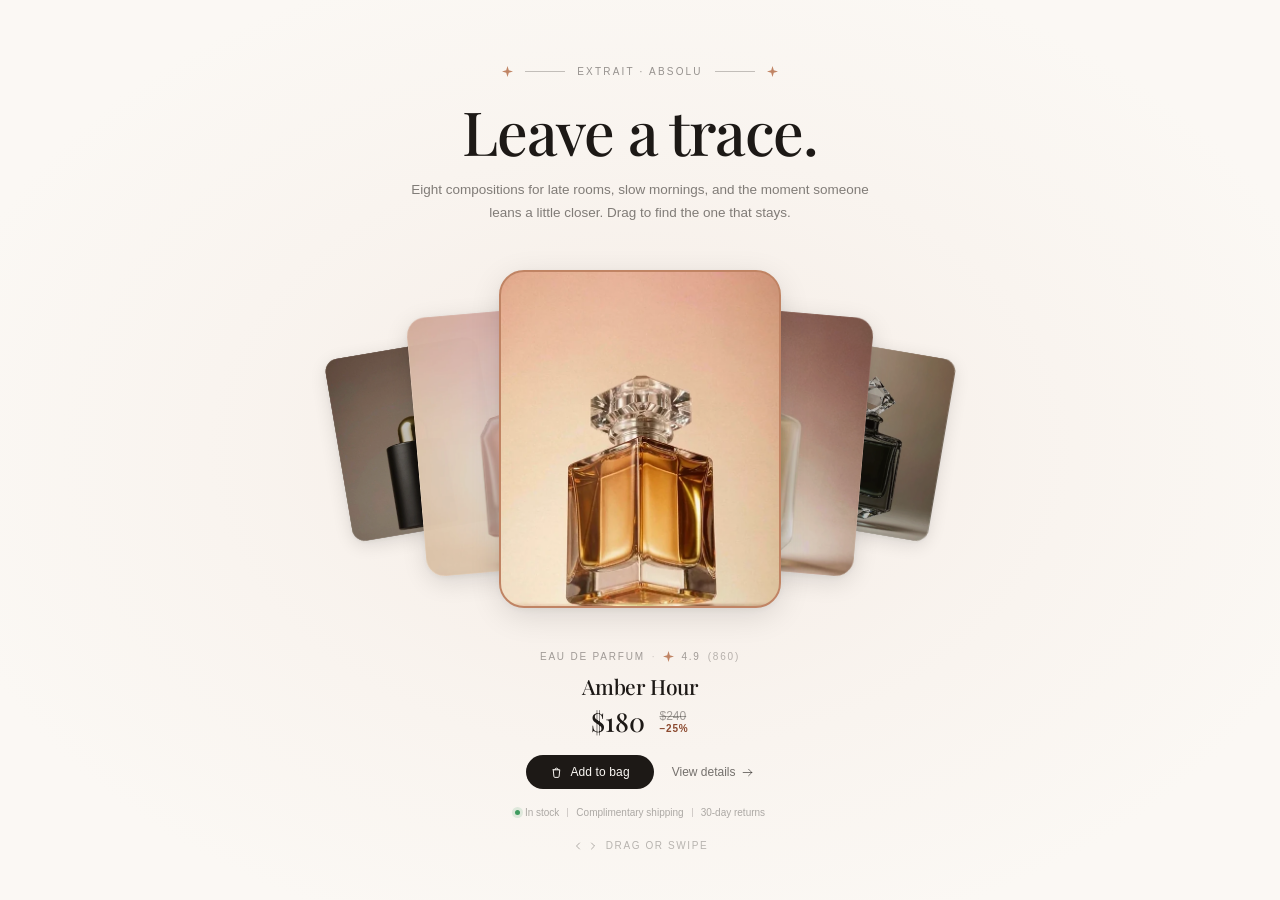
<file: perfume-gallery-standalone.html>
<!DOCTYPE html>
<html lang="zh-CN">
<head>
<meta charset="UTF-8" />
<meta name="viewport" content="width=device-width, initial-scale=1, viewport-fit=cover" />
<title>Leave a trace. — Scent Gallery</title>
<style>
  @font-face{
    font-family:"Playfair Display";
    font-style:normal;
    font-weight:500 600;
    font-display:swap;
    src:url("[data-uri]") format("woff2");
  }

  :root{
    --bg:#fbf8f4;
    --fg:#1d1916;
    --accent:#c08464;
    --accent-deep:#8c4a2f;
    --card-radius:24px;
  }

  *,*::before,*::after{ box-sizing:border-box; }

  html,body{ height:100%; }

  body{
    margin:0;
    background:var(--bg);
    color:var(--fg);
    font-family:"Inter","Helvetica Neue",-apple-system,BlinkMacSystemFont,"Segoe UI","PingFang SC","Hiragino Sans GB","Microsoft YaHei",sans-serif;
    -webkit-font-smoothing:antialiased;
    text-rendering:optimizeLegibility;
    overflow-x:hidden;
  }

  /* ---------------- Section shell ---------------- */
  .section{
    position:relative;
    min-height:100vh;
    display:flex;
    flex-direction:column;
    align-items:center;
    justify-content:center;
    padding:clamp(52px, 7vh, 104px) 20px clamp(28px, 5vh, 64px);
    overflow-x:clip;
    overflow-y:visible;
    isolation:isolate;
  }

  .ambient{
    position:absolute;
    inset:0;
    z-index:-1;
    pointer-events:none;
    background:radial-gradient(ellipse at center,
      rgba(192,132,100,0.11) 0%,
      rgba(192,132,100,0.045) 40%,
      var(--bg) 80%);
  }

  /* ---------------- Header ---------------- */
  .eyebrow{
    display:flex;
    align-items:center;
    gap:12px;
    font-size:10px;
    letter-spacing:.22em;
    text-transform:uppercase;
    color:rgba(29,25,22,.45);
    white-space:nowrap;
  }

  .eyebrow .rule{
    display:block;
    width:40px;
    height:1px;
    background:rgba(29,25,22,.25);
  }

  .star{ display:block; flex:none; color:var(--accent); }

  .title{
    margin:clamp(14px, 2.4vh, 22px) 0 0;
    font-family:"Playfair Display",Georgia,"Times New Roman","Songti SC",serif;
    font-weight:500;
    font-size:clamp(2rem,5vw,3.8rem);
    line-height:1.05;
    letter-spacing:-.02em;
    text-align:center;
  }

  .desc{
    margin:clamp(10px, 1.8vh, 16px) 0 0;
    max-width:460px;
    text-align:center;
    font-size:13.5px;
    line-height:1.7;
    color:rgba(29,25,22,.55);
    text-wrap:pretty;
  }

  /* ---------------- Stage ---------------- */
  .stage-wrap{
    position:relative;
    width:100%;
    display:flex;
    justify-content:center;
    margin-top:clamp(12px, 3vh, 44px);
  }

  .stage{
    position:relative;
    width:100%;
    max-width:980px;
    touch-action:pan-y;
    cursor:grab;
    user-select:none;
    -webkit-user-select:none;
    -webkit-tap-highlight-color:transparent;
    outline:none;
  }

  .stage.is-dragging{ cursor:grabbing; }

  .stage:focus-visible{
    outline:2px solid rgba(251,146,60,.55);
    outline-offset:14px;
    border-radius:10px;
  }

  .card,
  .slot{
    position:absolute;
    left:50%;
    top:50%;
    will-change:transform,opacity;
    transform-origin:50% 50%;
  }

  .card{
    transform:translate3d(0,0,0);
    opacity:0;
    backface-visibility:hidden;
  }

  .card-image{
    position:absolute;
    inset:0;
    overflow:hidden;
    border-radius:var(--card-radius);
    background:#efe7e0;
  }

  .card-image img{
    display:block;
    width:100%;
    height:100%;
    object-fit:cover;
    pointer-events:none;
    -webkit-user-drag:none;
  }

  .card-overlay{
    position:absolute;
    inset:0;
    background:#2a1d15;
    opacity:0;
  }

  .card-inset{
    position:absolute;
    inset:0;
    border-radius:var(--card-radius);
    box-shadow:inset 0 0 0 1px rgba(255,255,255,.10);
    pointer-events:none;
  }

  .card-ghost{
    position:absolute;
    inset:0;
    border-radius:var(--card-radius);
    border:1px solid rgba(29,25,22,.28);
    background:transparent;
    opacity:0;
  }

  .card-border{
    position:absolute;
    inset:-1px;
    border-radius:calc(var(--card-radius) + 1px);
    border:2.5px solid var(--accent);
    opacity:0;
    pointer-events:none;
  }

  .card-shadow{
    position:absolute;
    inset:0;
    border-radius:var(--card-radius);
    box-shadow:0 8px 32px rgba(0,0,0,.12), 0 2px 8px rgba(0,0,0,.06);
    pointer-events:none;
  }

  /* static edge slots */
  .slot{
    z-index:1;
    overflow:hidden;
    background:#efe7e0;
    opacity:0;
  }

  .slot img{
    display:block;
    width:100%;
    height:100%;
    object-fit:cover;
    -webkit-user-drag:none;
  }

  .slot-overlay{
    position:absolute;
    inset:0;
    background:#2a1d15;
    opacity:.26;
  }

  .slot-ring{
    position:absolute;
    inset:0;
    box-shadow:inset 0 0 0 1px rgba(255,255,255,.10);
  }

  /* ---------------- Info block ---------------- */
  .info{
    width:100%;
    max-width:460px;
    margin-top:clamp(14px, 2.6vh, 34px);
    display:flex;
    flex-direction:column;
    align-items:center;
    text-align:center;
  }

  .info-meta{
    display:flex;
    align-items:center;
    gap:7px;
    font-size:10px;
    letter-spacing:.18em;
    text-transform:uppercase;
    color:rgba(29,25,22,.40);
  }

  .info-meta .sep{ opacity:.5; }

  .info-title{
    margin:10px 0 0;
    min-height:1.4em;
    font-family:"Playfair Display",Georgia,serif;
    font-weight:500;
    font-size:21px;
    line-height:1.35;
    letter-spacing:-.01em;
  }

  .info-price{
    margin-top:8px;
    display:flex;
    align-items:center;
    gap:14px;
    justify-content:center;
  }

  .price-now{
    font-family:"Playfair Display",Georgia,serif;
    font-size:26px;
    line-height:1;
    color:var(--fg);
  }

  .price-side{
    display:flex;
    flex-direction:column;
    align-items:flex-start;
    gap:2px;
  }

  .price-old{
    font-size:12px;
    line-height:1;
    color:rgba(29,25,22,.40);
    text-decoration:line-through;
  }

  .price-off{
    font-size:10px;
    font-weight:600;
    letter-spacing:.08em;
    line-height:1;
    color:var(--accent-deep);
  }

  .info-actions{
    margin-top:20px;
    display:flex;
    align-items:center;
    gap:18px;
  }

  .btn-primary{
    display:inline-flex;
    align-items:center;
    gap:7px;
    padding:10px 24px;
    border:0;
    border-radius:999px;
    background:var(--fg);
    color:var(--bg);
    font-family:inherit;
    font-size:12px;
    font-weight:500;
    letter-spacing:.01em;
    cursor:pointer;
    transition:opacity .18s ease, transform .18s ease;
  }
  .btn-primary:hover{ opacity:.9; }
  .btn-primary:active{ transform:scale(.95); }
  .btn-primary svg{ flex:none; }

  .btn-ghost{
    display:inline-flex;
    align-items:center;
    gap:5px;
    padding:0;
    border:0;
    background:none;
    color:rgba(29,25,22,.60);
    font-family:inherit;
    font-size:12px;
    cursor:pointer;
    transition:color .18s ease;
  }
  .btn-ghost:hover{ color:var(--fg); }
  .btn-ghost svg{ transition:transform .18s ease; }
  .btn-ghost:hover svg{ transform:translateX(2px); }

  .info-trust{
    margin-top:18px;
    display:flex;
    align-items:center;
    gap:8px;
    flex-wrap:wrap;
    justify-content:center;
    font-size:10px;
    color:rgba(29,25,22,.35);
  }

  .info-trust .dot{
    width:1px;
    height:9px;
    background:rgba(29,25,22,.18);
  }

  .live-dot{
    width:5px;
    height:5px;
    border-radius:50%;
    background:#3f9b5f;
    box-shadow:0 0 0 3px rgba(63,155,95,.14);
  }

  .trust-item{ display:inline-flex; align-items:center; gap:5px; }

  /* ---------------- Hint ---------------- */
  .hint{
    margin-top:clamp(14px, 2.4vh, 26px);
    display:inline-flex;
    align-items:center;
    gap:7px;
    font-size:10px;
    letter-spacing:.16em;
    text-transform:uppercase;
    color:rgba(29,25,22,.30);
    transition:opacity .5s ease;
  }

  .hint.is-hidden{ opacity:0; }

  .hint .arrows{
    display:inline-flex;
    gap:3px;
    color:rgba(29,25,22,.38);
  }

  /* ---------------- Entrance ---------------- */
  @keyframes revealUp{
    from{ opacity:0; transform:translateY(18px); filter:blur(6px); }
    to{ opacity:1; transform:translateY(0); filter:blur(0); }
  }

  [data-reveal]{
    opacity:0;
    animation:revealUp .85s cubic-bezier(.16,1,.3,1) forwards;
  }

  @media (prefers-reduced-motion: reduce){
    [data-reveal]{ animation-duration:.01ms; animation-delay:0s !important; }
  }

  @media (max-width:520px){
    .section{ padding:76px 16px 56px; }
    .desc{ font-size:13px; }
    .info-actions{ gap:14px; }
  }
</style>
</head>
<body>

<main class="section">
  <div class="ambient" aria-hidden="true"></div>

  <div class="eyebrow" data-reveal style="animation-delay:.12s">
    <svg class="star" width="11" height="11" viewBox="0 0 12 12" fill="currentColor" aria-hidden="true"><path d="M6 0l1.4 4.6L12 6l-4.6 1.4L6 12 4.6 7.4 0 6l4.6-1.4z"/></svg>
    <span class="rule"></span>
    <span>Extrait · Absolu</span>
    <span class="rule"></span>
    <svg class="star" width="11" height="11" viewBox="0 0 12 12" fill="currentColor" aria-hidden="true"><path d="M6 0l1.4 4.6L12 6l-4.6 1.4L6 12 4.6 7.4 0 6l4.6-1.4z"/></svg>
  </div>

  <h1 class="title" data-reveal style="animation-delay:.24s">Leave a trace.</h1>

  <p class="desc" data-reveal style="animation-delay:.4s">
    Eight compositions for late rooms, slow mornings, and the moment someone
    leans a little closer. Drag to find the one that stays.
  </p>

  <div class="stage-wrap">
    <div class="stage" id="stage" role="region" aria-label="商品轮播，可拖动、滚轮或使用方向键切换" tabindex="0"></div>
  </div>

  <section class="info">
    <div class="info-meta" data-reveal style="animation-delay:.7s">
      <span id="iCat">Eau de Parfum</span>
      <span class="sep">·</span>
      <svg class="star" width="11" height="11" viewBox="0 0 12 12" fill="currentColor" aria-hidden="true"><path d="M6 0l1.4 4.6L12 6l-4.6 1.4L6 12 4.6 7.4 0 6l4.6-1.4z"/></svg>
      <span id="iRating">4.9</span>
      <span id="iReviews" style="opacity:.75">(860)</span>
    </div>

    <h2 class="info-title" id="iTitle" data-reveal style="animation-delay:.78s">Amber Hour</h2>

    <div class="info-price" data-reveal style="animation-delay:.86s">
      <span class="price-now" id="iPrice">$180</span>
      <span class="price-side">
        <span class="price-old" id="iOld">$240</span>
        <span class="price-off" id="iOff">−25%</span>
      </span>
    </div>

    <div class="info-actions" data-reveal style="animation-delay:.94s">
      <button class="btn-primary" type="button">
        <svg width="13" height="13" viewBox="0 0 24 24" fill="none" stroke="currentColor" stroke-width="1.8" stroke-linecap="round" stroke-linejoin="round" aria-hidden="true">
          <path d="M6 7h12l-1.2 12.2a2 2 0 0 1-2 1.8H9.2a2 2 0 0 1-2-1.8L6 7Z"/>
          <path d="M9 7a3 3 0 0 1 6 0"/>
        </svg>
        Add to bag
      </button>
      <button class="btn-ghost" type="button">
        View details
        <svg width="13" height="13" viewBox="0 0 24 24" fill="none" stroke="currentColor" stroke-width="1.8" stroke-linecap="round" stroke-linejoin="round" aria-hidden="true">
          <path d="M4 12h16"/><path d="m14 6 6 6-6 6"/>
        </svg>
      </button>
    </div>

    <div class="info-trust" data-reveal style="animation-delay:1.02s">
      <span class="trust-item"><span class="live-dot"></span>In stock</span>
      <span class="dot"></span>
      <span class="trust-item">Complimentary shipping</span>
      <span class="dot"></span>
      <span class="trust-item">30-day returns</span>
    </div>
  </section>

  <div class="hint" id="hint" data-reveal style="animation-delay:1.5s">
    <span class="arrows">
      <svg width="12" height="12" viewBox="0 0 24 24" fill="none" stroke="currentColor" stroke-width="1.8" stroke-linecap="round" stroke-linejoin="round" aria-hidden="true"><path d="M15 6l-6 6 6 6"/></svg>
      <svg width="12" height="12" viewBox="0 0 24 24" fill="none" stroke="currentColor" stroke-width="1.8" stroke-linecap="round" stroke-linejoin="round" aria-hidden="true"><path d="M9 6l6 6-6 6"/></svg>
    </span>
    Drag or swipe
  </div>
</main>

<script>
(() => {
  "use strict";

  /* ---------------------------------------------------------------
     Constants (from spec)
  --------------------------------------------------------------- */
  const N               = 8;
  const CARD_SIZE_BASE  = 280;
  const CARD_ASPECT     = 1.2;
  const CARD_RADIUS     = 24;
  const FAN_ROTATION    = 5;
  const FAN_SPREAD      = 0.42;
  const SCALE_STEP      = 0.22;
  const EDGE_SLOT       = 2;
  const GHOST_RANGE     = 1.0;

  const FRICTION        = 0.92;
  const SNAP_SPRING     = 0.08;
  const SNAP_DAMPING    = 0.75;
  const DRAG_SENSITIVITY = 0.004;
  const MAX_OVERLAY     = 0.26;

  const ENTER_CENTER    = 0.30;
  const ENTER_SIDE      = 0.70;
  const ENTER_STAGGER   = 0.07;
  const ENTER_DUR_CARD  = 0.70;
  const ENTER_DUR_SIDE  = 0.75;
  const ENTER_END       = ENTER_SIDE + ENTER_STAGGER + ENTER_DUR_SIDE;

  /* ---------------------------------------------------------------
     Data
  --------------------------------------------------------------- */
  const IMG = [
    "[data-uri]", "[data-uri]", "[data-uri]", "[data-uri]",
    "[data-uri]", "[data-uri]", "[data-uri]", "[data-uri]"
  ];

  const PRODUCTS = [
    { title:"Amber Hour",    category:"Eau de Parfum",     price:"$180", originalPrice:"$240", discount:"−25%", rating:"4.9", reviews:"(860)",   image:IMG[0] },
    { title:"Rose Static",   category:"Eau de Parfum",     price:"$165", originalPrice:"$210", discount:"−21%", rating:"4.8", reviews:"(1,412)", image:IMG[1] },
    { title:"Night Vetiver", category:"Extrait de Parfum", price:"$210", originalPrice:"$260", discount:"−19%", rating:"4.7", reviews:"(534)",   image:IMG[2] },
    { title:"Sage Bloom",    category:"Eau de Parfum",     price:"$158", originalPrice:"$208", discount:"−24%", rating:"4.6", reviews:"(692)",   image:IMG[3] },
    { title:"Silk Musk",     category:"Eau de Parfum",     price:"$172", originalPrice:"$210", discount:"−18%", rating:"4.8", reviews:"(1,038)", image:IMG[4] },
    { title:"Ember Santal",  category:"Extrait de Parfum", price:"$198", originalPrice:"$248", discount:"−20%", rating:"4.7", reviews:"(776)",   image:IMG[5] },
    { title:"Noir Absolu",   category:"Extrait de Parfum", price:"$225", originalPrice:"$288", discount:"−22%", rating:"4.9", reviews:"(1,104)", image:IMG[6] },
    { title:"Cashmere Rose", category:"Eau de Parfum",     price:"$148", originalPrice:"$175", discount:"−15%", rating:"4.8", reviews:"(1,263)", image:IMG[7] }
  ];

  /* ---------------------------------------------------------------
     DOM
  --------------------------------------------------------------- */
  const stageEl = document.getElementById("stage");
  const hintEl  = document.getElementById("hint");

  const el = {
    cat:     document.getElementById("iCat"),
    rating:  document.getElementById("iRating"),
    reviews: document.getElementById("iReviews"),
    title:   document.getElementById("iTitle"),
    price:   document.getElementById("iPrice"),
    old:     document.getElementById("iOld"),
    off:     document.getElementById("iOff")
  };

  /* ---------------------------------------------------------------
     State
  --------------------------------------------------------------- */
  let cardSize   = getCardSize();
  let spread     = FAN_SPREAD * cardSize;
  let scrollPos  = 0;
  let velocity   = 0;
  let dragging   = false;
  let isEntering = true;
  let startTime  = performance.now();
  let centered   = 0;         // current info index
  let keyTarget  = null;      // keyboard glide target
  let hasDragged = false;

  const drag = { startX:0, startY:0, lastX:0, lastT:0, axis:null };

  const cards = [];
  let slotLeft, slotRight, slotLeftImg, slotRightImg;
  let slotLeftSrc = "", slotRightSrc = "";

  function getCardSize(){
    const vw = window.innerWidth;
    if (vw < 480)  return 180;
    if (vw < 640)  return 210;
    if (vw < 768)  return 240;
    if (vw < 1024) return 260;
    return CARD_SIZE_BASE;
  }

  const wrapIndex = i => ((i % N) + N) % N;

  function wrapOffset(v){
    v = ((v % N) + N) % N;
    if (v > N / 2) v -= N;
    return v;
  }

  const easeOutQuart = p => 1 - Math.pow(1 - p, 4);
  const clamp01 = v => v < 0 ? 0 : v > 1 ? 1 : v;

  /* ---------------------------------------------------------------
     Build cards + static slots
  --------------------------------------------------------------- */
  function buildCard(product, i){
    const node = document.createElement("div");
    node.className = "card";
    node.innerHTML = `
      <div class="card-shadow" data-shadow></div>
      <div class="card-image" data-image>
        <img src="${product.image}" alt="${product.title}" draggable="false" decoding="async">
        <div class="card-overlay" data-overlay></div>
        <div class="card-inset"></div>
      </div>
      <div class="card-ghost" data-ghost></div>
      <div class="card-border" data-border></div>
    `;
    stageEl.appendChild(node);

    const initialOffset = wrapOffset(i);
    const group = Math.round(Math.abs(initialOffset));
    let start, dur;
    if (group === 0){ start = ENTER_CENTER; dur = ENTER_DUR_CARD; }
    else if (group === 1){ start = ENTER_SIDE; dur = ENTER_DUR_SIDE; }
    else if (group === 2){ start = ENTER_SIDE + ENTER_STAGGER; dur = ENTER_DUR_SIDE; }
    else { start = 99; dur = 0.01; }

    return {
      i,
      node,
      image:   node.querySelector("[data-image]"),
      overlay: node.querySelector("[data-overlay]"),
      ghost:   node.querySelector("[data-ghost]"),
      border:  node.querySelector("[data-border]"),
      shadow:  node.querySelector("[data-shadow]"),
      start, dur
    };
  }

  function buildSlot(side){
    const node = document.createElement("div");
    node.className = "slot";
    node.innerHTML = `
      <img alt="" draggable="false" decoding="async">
      <div class="slot-overlay"></div>
      <div class="slot-ring"></div>
    `;
    stageEl.appendChild(node);
    return { node, img: node.querySelector("img"), side };
  }

  function init(){
    cards.length = 0;
    stageEl.querySelectorAll(".card, .slot").forEach(n => n.remove());

    PRODUCTS.forEach((p, i) => cards.push(buildCard(p, i)));
    slotLeft  = buildSlot("left");
    slotRight = buildSlot("right");

    layout();
  }

  /* ---------------------------------------------------------------
     Sizing / layout
  --------------------------------------------------------------- */
  function layout(){
    cardSize = getCardSize();
    spread = FAN_SPREAD * cardSize;

    const cardH = cardSize * CARD_ASPECT;
    const edgeScale = Math.max(0.5, 1 - EDGE_SLOT * SCALE_STEP);
    const edgeW = cardSize * edgeScale;
    const edgeH = cardH * edgeScale;
    const edgeR = CARD_RADIUS * edgeScale;

    stageEl.style.height = `${cardH + 40}px`;
    document.documentElement.style.setProperty("--card-radius", `${CARD_RADIUS}px`);

    cards.forEach(c => {
      c.node.style.width  = `${cardSize}px`;
      c.node.style.height = `${cardH}px`;
      c.node.style.marginLeft = `${-cardSize / 2}px`;
      c.node.style.marginTop  = `${-cardH / 2}px`;
    });

    [slotLeft, slotRight].forEach(s => {
      s.node.style.width = `${edgeW}px`;
      s.node.style.height = `${edgeH}px`;
      s.node.style.marginLeft = `${-edgeW / 2}px`;
      s.node.style.marginTop  = `${-edgeH / 2}px`;
      s.node.style.borderRadius = `${edgeR}px`;
    });

    slotLeftSrc = slotRightSrc = "";
    updateCards((performance.now() - startTime) / 1000);
    updateSlots((performance.now() - startTime) / 1000);
  }

  /* ---------------------------------------------------------------
     The layout function
  --------------------------------------------------------------- */
  function updateCards(t){
    const hiddenLimit = isEntering ? EDGE_SLOT : EDGE_SLOT + GHOST_RANGE;

    for (let k = 0; k < cards.length; k++){
      const c = cards[k];
      const offset = wrapOffset(c.i - scrollPos);
      const absOff = Math.abs(offset);

      if (absOff > hiddenLimit){
        if (c.node.style.visibility !== "hidden"){
          c.node.style.visibility = "hidden";
          c.node.style.opacity = "0";
        }
        continue;
      }
      if (c.node.style.visibility === "hidden") c.node.style.visibility = "visible";

      const p = c.dur <= 0.02 ? 1 : clamp01((t - c.start) / c.dur);
      const entrance = easeOutQuart(p);

      const tx = offset * spread * entrance;
      const rotation = offset * FAN_ROTATION * entrance;
      const targetScale = Math.max(0.4, 1 - absOff * SCALE_STEP);
      const scale = 0.3 + (targetScale - 0.3) * entrance;

      c.node.style.transform = `translate3d(${tx.toFixed(2)}px,0px,0px) rotate(${rotation.toFixed(3)}deg) scale(${scale.toFixed(4)})`;

      const isGhost = !isEntering && absOff >= EDGE_SLOT;
      const ghostOpacity = isGhost
        ? Math.max(0, 1 - (absOff - EDGE_SLOT) / GHOST_RANGE)
        : 1;

      c.node.style.opacity = (ghostOpacity * entrance).toFixed(3);
      c.node.style.zIndex = isGhost ? 0 : Math.round((EDGE_SLOT + 1 - absOff) * 10);

      c.image.style.opacity  = isGhost ? "0" : "1";
      c.ghost.style.opacity  = isGhost ? "1" : "0";
      c.shadow.style.opacity = isGhost ? "0" : "1";

      const overlayOp = isGhost
        ? 0
        : Math.min(MAX_OVERLAY, (absOff / EDGE_SLOT) * MAX_OVERLAY);
      c.overlay.style.opacity = overlayOp.toFixed(3);

      const borderOpacity = isGhost ? 0 : Math.max(0, 1 - absOff * 2.5);
      c.border.style.opacity = borderOpacity.toFixed(3);
    }
  }

  /* ---------------------------------------------------------------
     Static edge slots
  --------------------------------------------------------------- */
  function updateSlots(t){
    const edgeScale = Math.max(0.5, 1 - EDGE_SLOT * SCALE_STEP);
    const edgeRotation = FAN_ROTATION * EDGE_SLOT;
    const offsetPx = EDGE_SLOT * spread;

    const p = clamp01((t - (ENTER_SIDE + ENTER_STAGGER)) / ENTER_DUR_SIDE);
    const entrance = easeOutQuart(p);
    const fromScale = 0.3 / edgeScale;

    [slotLeft, slotRight].forEach(s => {
      const sign = s.side === "left" ? -1 : 1;
      const tx = sign * offsetPx * entrance;
      const rot = sign * edgeRotation * entrance;
      const sc = fromScale + (1 - fromScale) * entrance;

      s.node.style.transform =
        `translate3d(${tx.toFixed(2)}px,0px,0px) rotate(${rot.toFixed(3)}deg) scale(${sc.toFixed(4)})`;
      s.node.style.opacity = entrance.toFixed(3);
    });

    // Image swap on integer boundary — left uses floor, right uses ceil
    const leftIdx  = wrapIndex(Math.floor(scrollPos) - EDGE_SLOT);
    const rightIdx = wrapIndex(Math.ceil(scrollPos)  + EDGE_SLOT);

    const leftSrc  = PRODUCTS[leftIdx].image;
    const rightSrc = PRODUCTS[rightIdx].image;

    if (leftSrc !== slotLeftSrc){
      slotLeftSrc = leftSrc;
      slotLeft.img.src = leftSrc;
    }
    if (rightSrc !== slotRightSrc){
      slotRightSrc = rightSrc;
      slotRight.img.src = rightSrc;
    }
  }

  /* ---------------------------------------------------------------
     Info block sync
  --------------------------------------------------------------- */
  function syncInfo(){
    const idx = wrapIndex(Math.round(scrollPos));
    if (idx === centered) return;
    centered = idx;

    const p = PRODUCTS[idx];
    el.title.textContent   = p.title;
    el.price.textContent   = p.price;
    el.old.textContent     = p.originalPrice;
    el.off.textContent     = p.discount;
    el.rating.textContent  = p.rating;
    el.reviews.textContent = p.reviews;
    el.cat.textContent     = p.category;
  }

  /* ---------------------------------------------------------------
     Animation loop
  --------------------------------------------------------------- */
  function tick(now){
    const t = (now - startTime) / 1000;

    if (isEntering && t >= ENTER_END) isEntering = false;

    if (!dragging){
      if (keyTarget !== null){
        const diff = keyTarget - scrollPos;
        if (Math.abs(diff) < 0.002){
          scrollPos = keyTarget;
          keyTarget = null;
          velocity = 0;
        } else {
          scrollPos += diff * 0.14;
          velocity = 0;
        }
      } else {
        // momentum
        scrollPos += velocity;
        velocity *= FRICTION;

        // snap spring
        if (Math.abs(velocity) < 0.15){
          const nearest = Math.round(scrollPos);
          const diff = nearest - scrollPos;
          velocity += diff * SNAP_SPRING;
          velocity *= SNAP_DAMPING;
        }

        // jitter clamp
        if (Math.abs(velocity) < 0.0005){
          velocity = 0;
          const nearest = Math.round(scrollPos);
          if (Math.abs(nearest - scrollPos) < 0.01) scrollPos = nearest;
        }
      }
    }

    updateCards(t);
    updateSlots(t);
    syncInfo();

    requestAnimationFrame(tick);
  }

  /* ---------------------------------------------------------------
     Pointer drag
  --------------------------------------------------------------- */
  function onPointerDown(e){
    if (e.pointerType === "mouse" && e.button !== 0) return;

    drag.startX = e.clientX;
    drag.startY = e.clientY;
    drag.lastX = e.clientX;
    drag.lastT = performance.now();
    drag.axis = null;

    dragging = true;
    velocity = 0;
    keyTarget = null;
    stageEl.classList.add("is-dragging");

    if (stageEl.setPointerCapture){
      try { stageEl.setPointerCapture(e.pointerId); } catch(_) {}
    }
  }

  function onPointerMove(e){
    if (!dragging) return;

    const adx = Math.abs(e.clientX - drag.startX);
    const ady = Math.abs(e.clientY - drag.startY);

    if (!drag.axis){
      if (adx < 8 && ady < 8) return;
      drag.axis = adx > ady * 1.2 ? "x" : "y";
    }
    if (drag.axis !== "x") return;

    const now = performance.now();
    const dx = e.clientX - drag.lastX;
    const dt = Math.max(1, now - drag.lastT);

    scrollPos -= dx * DRAG_SENSITIVITY;
    velocity = (-dx * DRAG_SENSITIVITY / dt) * 16;

    drag.lastX = e.clientX;
    drag.lastT = now;

    if (!hasDragged) markDragged();
  }

  function onPointerUp(){
    if (!dragging) return;
    dragging = false;
    drag.axis = null;
    stageEl.classList.remove("is-dragging");
    velocity *= 1.1;
  }

  function markDragged(){
    hasDragged = true;
    if (hintEl) hintEl.classList.add("is-hidden");
  }

  /* ---------------------------------------------------------------
     Wheel
  --------------------------------------------------------------- */
  function onWheel(e){
    const absX = Math.abs(e.deltaX);
    const absY = Math.abs(e.deltaY);
    const delta = absX > absY ? e.deltaX : e.deltaY;

    if (Math.abs(delta) > 2){
      e.preventDefault();
      keyTarget = null;
      scrollPos += delta * 0.003;
      velocity = delta * 0.001;
      if (!hasDragged) markDragged();
    }
  }

  /* ---------------------------------------------------------------
     Keyboard
  --------------------------------------------------------------- */
  function onKeyDown(e){
    let dir = 0;
    if (e.key === "ArrowRight" || e.key === "ArrowDown") dir = 1;
    else if (e.key === "ArrowLeft" || e.key === "ArrowUp") dir = -1;
    else return;

    e.preventDefault();
    if (keyTarget === null) keyTarget = Math.round(scrollPos);
    keyTarget += dir;
    velocity = 0;
    if (!hasDragged) markDragged();
  }

  /* ---------------------------------------------------------------
     Boot
  --------------------------------------------------------------- */
  if (window.matchMedia("(prefers-reduced-motion: reduce)").matches){
    startTime = performance.now() - 6000;
    isEntering = false;
  }

  init();
  requestAnimationFrame(tick);

  stageEl.addEventListener("pointerdown", onPointerDown);
  window.addEventListener("pointermove", onPointerMove, { passive: true });
  window.addEventListener("pointerup", onPointerUp);
  window.addEventListener("pointercancel", onPointerUp);

  stageEl.addEventListener("wheel", onWheel, { passive: false });
  stageEl.addEventListener("keydown", onKeyDown);
  stageEl.addEventListener("dragstart", e => e.preventDefault());

  let resizeTimer = null;
  window.addEventListener("resize", () => {
    clearTimeout(resizeTimer);
    resizeTimer = setTimeout(layout, 120);
  });
})();
</script>
</body>
</html>
</file>
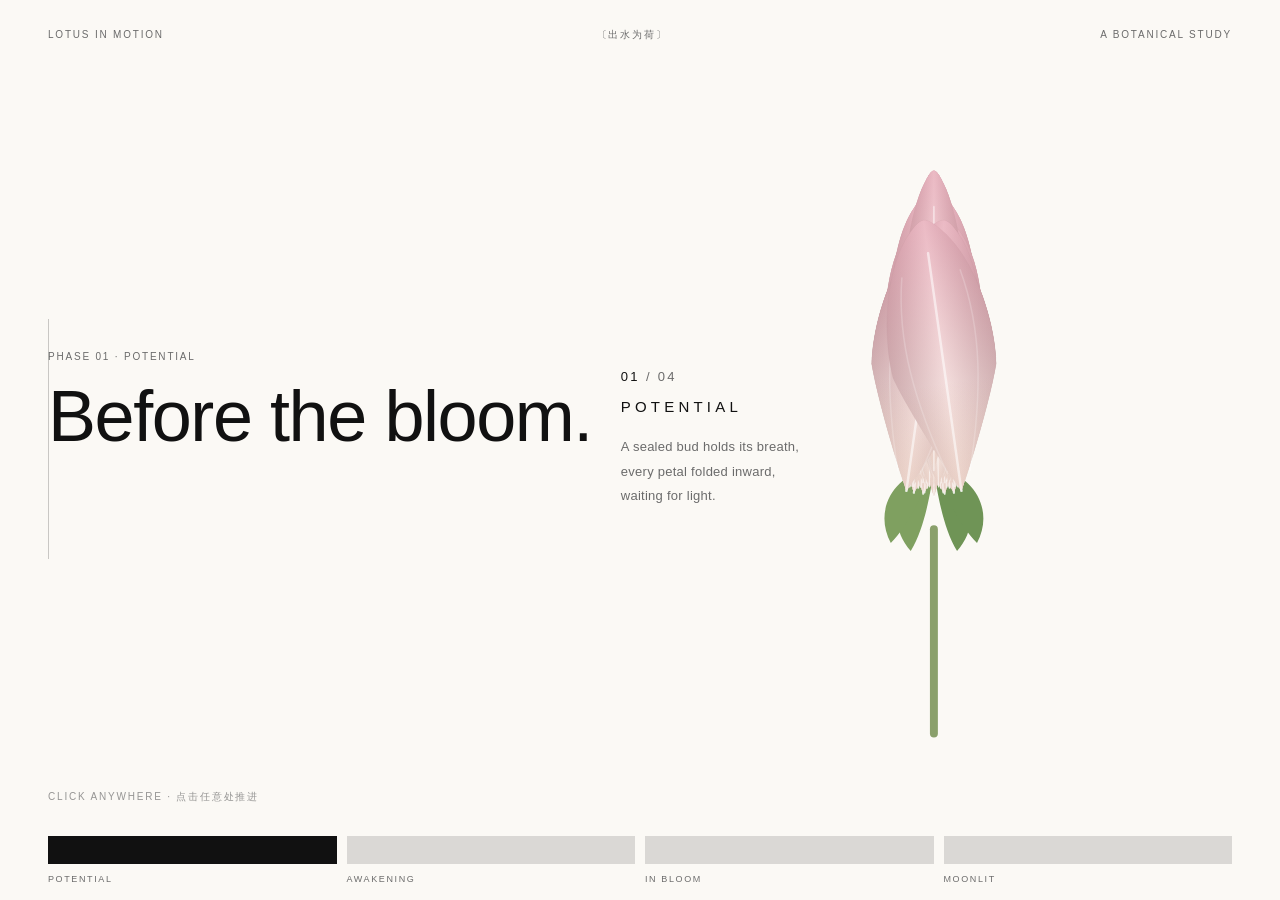
<file: 荷花数字标本馆 · Lotus Digital Herbarium.html>
<!DOCTYPE html>
<!-- saved from url=(0064)https://lotus-herbarium.app.workbuddy.host/?sharecode=CYLPT5RQTA -->
<html lang="zh-CN"><head><meta http-equiv="Content-Type" content="text/html; charset=UTF-8">

<meta name="viewport" content="width=device-width, initial-scale=1.0">
<title>荷花数字标本馆 · Lotus Digital Herbarium</title>
<style>
  :root{
    --bg-1:#FBF9F5;
    --bg-2:#FAF8F5;
    --bg-3:#F8F7F6;
    --bg-4:#F2F5F9;
    --ink:#1A1A1A;
    --ink-deep:#111111;
    --ink-soft:#6B6B6B;
    --hairline:rgba(17,17,17,.14);
    --ease:cubic-bezier(0.16,1,0.3,1);
  }
  *{margin:0;padding:0;box-sizing:border-box;}
  html,body{width:100%;height:100%;}
  body{
    background:var(--bg-1);
    color:var(--ink);
    font-family:"Helvetica Neue",Helvetica,Arial,"PingFang SC","Hiragino Sans GB","Microsoft YaHei",sans-serif;
    overflow:hidden;
    -webkit-font-smoothing:antialiased;
    transition:background 1.6s var(--ease);
    cursor:pointer;
  }
  body[data-state="1"]{background:var(--bg-1);}
  body[data-state="2"]{background:var(--bg-2);}
  body[data-state="3"]{background:var(--bg-3);}
  body[data-state="4"]{background:var(--bg-4);}

  .stage{position:relative;width:100%;height:100%;display:flex;flex-direction:column;}

  .masthead{
    display:flex;justify-content:space-between;align-items:baseline;
    padding:28px 48px 0;font-size:10px;letter-spacing:0.18em;
    text-transform:uppercase;color:var(--ink-soft);user-select:none;
  }
  .masthead .mid{font-family:"PingFang SC","Hiragino Sans GB","Microsoft YaHei",sans-serif;letter-spacing:0.18em;}

  .body{position:relative;flex:1;display:flex;align-items:stretch;min-height:0;}

  .left{
    position:relative;flex:0 0 auto;width:46%;
    display:flex;flex-direction:column;justify-content:center;
    padding-left:48px;padding-right:20px;z-index:3;pointer-events:none;
  }
  .left .rule{position:absolute;left:48px;top:calc(50% - 120px);width:1px;height:240px;background:var(--ink);opacity:.22;}
  .left .serial{font-size:10px;letter-spacing:0.18em;color:var(--ink-soft);margin-bottom:18px;text-transform:uppercase;}
  .left h1{font-size:72px;line-height:1.02;font-weight:400;letter-spacing:-0.02em;color:var(--ink-deep);white-space:nowrap;}
  .title-line{display:block;position:relative;}
  .title-line .inner{display:inline-block;}
  .title-line.reveal .inner{animation:uncover .9s var(--ease) both;}
  @keyframes uncover{0%{clip-path:inset(0 100% 0 0);}100%{clip-path:inset(0 0 0 0);}}

  .right{
    position:relative;flex:1 1 auto;display:flex;flex-direction:column;
    justify-content:center;padding-left:32px;padding-right:48px;z-index:3;pointer-events:none;
  }
  .right .pager{font-size:13px;letter-spacing:0.18em;color:var(--ink-soft);margin-bottom:14px;}
  .right .pager .cur{color:var(--ink-deep);font-weight:500;}
  .right .subtitle{font-size:15px;letter-spacing:0.28em;text-transform:uppercase;color:var(--ink-deep);margin-bottom:20px;font-weight:500;}
  .right .desc{font-size:13px;line-height:1.9;letter-spacing:0.02em;color:var(--ink-soft);max-width:26ch;}

  .progress{display:flex;gap:10px;padding:0 48px 36px;}
  .progress .seg{flex:1;height:28px;background:var(--hairline);transition:background 1.6s var(--ease);position:relative;}
  .progress .seg.on{background:var(--ink-deep);}
  body[data-state="4"] .progress .seg.on{background:#1d2733;}
  .progress .seg .lbl{position:absolute;top:100%;left:0;margin-top:10px;font-size:9px;letter-spacing:0.18em;text-transform:uppercase;color:var(--ink-soft);white-space:nowrap;}

  .flower-wrap{
    position:absolute;inset:0;display:flex;align-items:center;justify-content:flex-end;
    z-index:1;pointer-events:none;
  }
  .flower-wrap svg{width:auto;height:80%;max-height:680px;margin-right:4%;}

  .hint{position:absolute;left:48px;bottom:96px;font-size:10px;letter-spacing:0.18em;text-transform:uppercase;color:var(--ink-soft);opacity:.7;pointer-events:none;}

  @media (prefers-reduced-motion:reduce){
    *{transition-duration:.01ms !important;animation-duration:.01ms !important;}
  }
  @media (max-width:1100px){
    .left h1{font-size:52px;}
    .right .desc{max-width:20ch;}
  }
</style>
</head>
<body data-state="1">
<div class="stage">
  <header class="masthead">
    <span>Lotus in Motion</span>
    <span class="mid">〔出水为荷〕</span>
    <span>A Botanical Study</span>
  </header>

  <div class="body">
    <div class="left" id="left">
      <div class="rule"></div>
      <div class="serial" id="serial">Phase 01 · Potential</div>
      <h1>
        <span class="title-line reveal" id="tl1"><span class="inner" id="t1">Before the bloom.</span></span>
        <span class="title-line reveal" id="tl2"><span class="inner" id="t2"></span></span>
      </h1>
    </div>

    <div class="right" id="right">
      <div class="pager"><span class="cur" id="pcur">01</span><span id="ptot"> / 04</span></div>
      <div class="subtitle" id="sub">Potential</div>
      <p class="desc" id="desc">A sealed bud holds its breath, every petal folded inward, waiting for light.</p>
    </div>

    <div class="flower-wrap" id="flowerWrap">
      <svg id="lotus" viewBox="0 0 520 560" xmlns="http://www.w3.org/2000/svg" aria-label="荷花数字标本">
        <defs id="defs"><lineargradient id="g0_90_day" gradientUnits="objectBoundingBox" x1="0" y1="1" x2="0" y2="0"><stop offset="0%" stop-color="#f6eee2"></stop><stop offset="55%" stop-color="#eabec1"></stop><stop offset="100%" stop-color="#e196a6"></stop></lineargradient><lineargradient id="g0_90_moon" gradientUnits="objectBoundingBox" x1="0" y1="1" x2="0" y2="0"><stop offset="0%" stop-color="#ecf2fa"></stop><stop offset="55%" stop-color="#aabada"></stop><stop offset="100%" stop-color="#748cc0"></stop></lineargradient><lineargradient id="g0_90_vol" gradientUnits="objectBoundingBox" x1="0" y1="0" x2="1" y2="0"><stop offset="0%" stop-color="rgba(140,110,120,0.3)"></stop><stop offset="50%" stop-color="rgba(255,255,255,0.34)"></stop><stop offset="100%" stop-color="rgba(140,110,120,0.3)"></stop></lineargradient><lineargradient id="g0_90_warm" gradientUnits="objectBoundingBox" x1="0" y1="1" x2="0" y2="0"><stop offset="0%" stop-color="rgba(196,120,104,0.28)"></stop><stop offset="40%" stop-color="rgba(196,120,104,0)"></stop></lineargradient><lineargradient id="g0_135_day" gradientUnits="objectBoundingBox" x1="0" y1="1" x2="0" y2="0"><stop offset="0%" stop-color="#f6eee2"></stop><stop offset="55%" stop-color="#eabec1"></stop><stop offset="100%" stop-color="#e196a6"></stop></lineargradient><lineargradient id="g0_135_moon" gradientUnits="objectBoundingBox" x1="0" y1="1" x2="0" y2="0"><stop offset="0%" stop-color="#ecf2fa"></stop><stop offset="55%" stop-color="#aabada"></stop><stop offset="100%" stop-color="#748cc0"></stop></lineargradient><lineargradient id="g0_135_vol" gradientUnits="objectBoundingBox" x1="0" y1="0" x2="1" y2="0"><stop offset="0%" stop-color="rgba(140,110,120,0.3)"></stop><stop offset="50%" stop-color="rgba(255,255,255,0.34)"></stop><stop offset="100%" stop-color="rgba(140,110,120,0.3)"></stop></lineargradient><lineargradient id="g0_135_warm" gradientUnits="objectBoundingBox" x1="0" y1="1" x2="0" y2="0"><stop offset="0%" stop-color="rgba(196,120,104,0.28)"></stop><stop offset="40%" stop-color="rgba(196,120,104,0)"></stop></lineargradient><lineargradient id="g0_180_day" gradientUnits="objectBoundingBox" x1="0" y1="1" x2="0" y2="0"><stop offset="0%" stop-color="#f6eee2"></stop><stop offset="55%" stop-color="#eabec1"></stop><stop offset="100%" stop-color="#e196a6"></stop></lineargradient><lineargradient id="g0_180_moon" gradientUnits="objectBoundingBox" x1="0" y1="1" x2="0" y2="0"><stop offset="0%" stop-color="#ecf2fa"></stop><stop offset="55%" stop-color="#aabada"></stop><stop offset="100%" stop-color="#748cc0"></stop></lineargradient><lineargradient id="g0_180_vol" gradientUnits="objectBoundingBox" x1="0" y1="0" x2="1" y2="0"><stop offset="0%" stop-color="rgba(140,110,120,0.3)"></stop><stop offset="50%" stop-color="rgba(255,255,255,0.34)"></stop><stop offset="100%" stop-color="rgba(140,110,120,0.3)"></stop></lineargradient><lineargradient id="g0_180_warm" gradientUnits="objectBoundingBox" x1="0" y1="1" x2="0" y2="0"><stop offset="0%" stop-color="rgba(196,120,104,0.28)"></stop><stop offset="40%" stop-color="rgba(196,120,104,0)"></stop></lineargradient><lineargradient id="g0_225_day" gradientUnits="objectBoundingBox" x1="0" y1="1" x2="0" y2="0"><stop offset="0%" stop-color="#f6eee2"></stop><stop offset="55%" stop-color="#eabec1"></stop><stop offset="100%" stop-color="#e196a6"></stop></lineargradient><lineargradient id="g0_225_moon" gradientUnits="objectBoundingBox" x1="0" y1="1" x2="0" y2="0"><stop offset="0%" stop-color="#ecf2fa"></stop><stop offset="55%" stop-color="#aabada"></stop><stop offset="100%" stop-color="#748cc0"></stop></lineargradient><lineargradient id="g0_225_vol" gradientUnits="objectBoundingBox" x1="0" y1="0" x2="1" y2="0"><stop offset="0%" stop-color="rgba(140,110,120,0.3)"></stop><stop offset="50%" stop-color="rgba(255,255,255,0.34)"></stop><stop offset="100%" stop-color="rgba(140,110,120,0.3)"></stop></lineargradient><lineargradient id="g0_225_warm" gradientUnits="objectBoundingBox" x1="0" y1="1" x2="0" y2="0"><stop offset="0%" stop-color="rgba(196,120,104,0.28)"></stop><stop offset="40%" stop-color="rgba(196,120,104,0)"></stop></lineargradient><lineargradient id="g0_270_day" gradientUnits="objectBoundingBox" x1="0" y1="1" x2="0" y2="0"><stop offset="0%" stop-color="#f6eee2"></stop><stop offset="55%" stop-color="#eabec1"></stop><stop offset="100%" stop-color="#e196a6"></stop></lineargradient><lineargradient id="g0_270_moon" gradientUnits="objectBoundingBox" x1="0" y1="1" x2="0" y2="0"><stop offset="0%" stop-color="#ecf2fa"></stop><stop offset="55%" stop-color="#aabada"></stop><stop offset="100%" stop-color="#748cc0"></stop></lineargradient><lineargradient id="g0_270_vol" gradientUnits="objectBoundingBox" x1="0" y1="0" x2="1" y2="0"><stop offset="0%" stop-color="rgba(140,110,120,0.3)"></stop><stop offset="50%" stop-color="rgba(255,255,255,0.34)"></stop><stop offset="100%" stop-color="rgba(140,110,120,0.3)"></stop></lineargradient><lineargradient id="g0_270_warm" gradientUnits="objectBoundingBox" x1="0" y1="1" x2="0" y2="0"><stop offset="0%" stop-color="rgba(196,120,104,0.28)"></stop><stop offset="40%" stop-color="rgba(196,120,104,0)"></stop></lineargradient><lineargradient id="g0_315_day" gradientUnits="objectBoundingBox" x1="0" y1="1" x2="0" y2="0"><stop offset="0%" stop-color="#f6eee2"></stop><stop offset="55%" stop-color="#eabec1"></stop><stop offset="100%" stop-color="#e196a6"></stop></lineargradient><lineargradient id="g0_315_moon" gradientUnits="objectBoundingBox" x1="0" y1="1" x2="0" y2="0"><stop offset="0%" stop-color="#ecf2fa"></stop><stop offset="55%" stop-color="#aabada"></stop><stop offset="100%" stop-color="#748cc0"></stop></lineargradient><lineargradient id="g0_315_vol" gradientUnits="objectBoundingBox" x1="0" y1="0" x2="1" y2="0"><stop offset="0%" stop-color="rgba(140,110,120,0.3)"></stop><stop offset="50%" stop-color="rgba(255,255,255,0.34)"></stop><stop offset="100%" stop-color="rgba(140,110,120,0.3)"></stop></lineargradient><lineargradient id="g0_315_warm" gradientUnits="objectBoundingBox" x1="0" y1="1" x2="0" y2="0"><stop offset="0%" stop-color="rgba(196,120,104,0.28)"></stop><stop offset="40%" stop-color="rgba(196,120,104,0)"></stop></lineargradient><lineargradient id="g0_360_day" gradientUnits="objectBoundingBox" x1="0" y1="1" x2="0" y2="0"><stop offset="0%" stop-color="#f6eee2"></stop><stop offset="55%" stop-color="#eabec1"></stop><stop offset="100%" stop-color="#e196a6"></stop></lineargradient><lineargradient id="g0_360_moon" gradientUnits="objectBoundingBox" x1="0" y1="1" x2="0" y2="0"><stop offset="0%" stop-color="#ecf2fa"></stop><stop offset="55%" stop-color="#aabada"></stop><stop offset="100%" stop-color="#748cc0"></stop></lineargradient><lineargradient id="g0_360_vol" gradientUnits="objectBoundingBox" x1="0" y1="0" x2="1" y2="0"><stop offset="0%" stop-color="rgba(140,110,120,0.3)"></stop><stop offset="50%" stop-color="rgba(255,255,255,0.34)"></stop><stop offset="100%" stop-color="rgba(140,110,120,0.3)"></stop></lineargradient><lineargradient id="g0_360_warm" gradientUnits="objectBoundingBox" x1="0" y1="1" x2="0" y2="0"><stop offset="0%" stop-color="rgba(196,120,104,0.28)"></stop><stop offset="40%" stop-color="rgba(196,120,104,0)"></stop></lineargradient><lineargradient id="g0_405_day" gradientUnits="objectBoundingBox" x1="0" y1="1" x2="0" y2="0"><stop offset="0%" stop-color="#f6eee2"></stop><stop offset="55%" stop-color="#eabec1"></stop><stop offset="100%" stop-color="#e196a6"></stop></lineargradient><lineargradient id="g0_405_moon" gradientUnits="objectBoundingBox" x1="0" y1="1" x2="0" y2="0"><stop offset="0%" stop-color="#ecf2fa"></stop><stop offset="55%" stop-color="#aabada"></stop><stop offset="100%" stop-color="#748cc0"></stop></lineargradient><lineargradient id="g0_405_vol" gradientUnits="objectBoundingBox" x1="0" y1="0" x2="1" y2="0"><stop offset="0%" stop-color="rgba(140,110,120,0.3)"></stop><stop offset="50%" stop-color="rgba(255,255,255,0.34)"></stop><stop offset="100%" stop-color="rgba(140,110,120,0.3)"></stop></lineargradient><lineargradient id="g0_405_warm" gradientUnits="objectBoundingBox" x1="0" y1="1" x2="0" y2="0"><stop offset="0%" stop-color="rgba(196,120,104,0.28)"></stop><stop offset="40%" stop-color="rgba(196,120,104,0)"></stop></lineargradient><lineargradient id="g1_90_day" gradientUnits="objectBoundingBox" x1="0" y1="1" x2="0" y2="0"><stop offset="0%" stop-color="#f6eee2"></stop><stop offset="55%" stop-color="#ecc3c6"></stop><stop offset="100%" stop-color="#e5a1af"></stop></lineargradient><lineargradient id="g1_90_moon" gradientUnits="objectBoundingBox" x1="0" y1="1" x2="0" y2="0"><stop offset="0%" stop-color="#ecf2fa"></stop><stop offset="55%" stop-color="#aebedc"></stop><stop offset="100%" stop-color="#7b93c4"></stop></lineargradient><lineargradient id="g1_90_vol" gradientUnits="objectBoundingBox" x1="0" y1="0" x2="1" y2="0"><stop offset="0%" stop-color="rgba(140,110,120,0.3)"></stop><stop offset="50%" stop-color="rgba(255,255,255,0.34)"></stop><stop offset="100%" stop-color="rgba(140,110,120,0.3)"></stop></lineargradient><lineargradient id="g1_90_warm" gradientUnits="objectBoundingBox" x1="0" y1="1" x2="0" y2="0"><stop offset="0%" stop-color="rgba(196,120,104,0.28)"></stop><stop offset="40%" stop-color="rgba(196,120,104,0)"></stop></lineargradient><lineargradient id="g1_141.42857142857144_day" gradientUnits="objectBoundingBox" x1="0" y1="1" x2="0" y2="0"><stop offset="0%" stop-color="#f6eee2"></stop><stop offset="55%" stop-color="#ecc3c6"></stop><stop offset="100%" stop-color="#e5a1af"></stop></lineargradient><lineargradient id="g1_141.42857142857144_moon" gradientUnits="objectBoundingBox" x1="0" y1="1" x2="0" y2="0"><stop offset="0%" stop-color="#ecf2fa"></stop><stop offset="55%" stop-color="#aebedc"></stop><stop offset="100%" stop-color="#7b93c4"></stop></lineargradient><lineargradient id="g1_141.42857142857144_vol" gradientUnits="objectBoundingBox" x1="0" y1="0" x2="1" y2="0"><stop offset="0%" stop-color="rgba(140,110,120,0.3)"></stop><stop offset="50%" stop-color="rgba(255,255,255,0.34)"></stop><stop offset="100%" stop-color="rgba(140,110,120,0.3)"></stop></lineargradient><lineargradient id="g1_141.42857142857144_warm" gradientUnits="objectBoundingBox" x1="0" y1="1" x2="0" y2="0"><stop offset="0%" stop-color="rgba(196,120,104,0.28)"></stop><stop offset="40%" stop-color="rgba(196,120,104,0)"></stop></lineargradient><lineargradient id="g1_192.85714285714286_day" gradientUnits="objectBoundingBox" x1="0" y1="1" x2="0" y2="0"><stop offset="0%" stop-color="#f6eee2"></stop><stop offset="55%" stop-color="#ecc3c6"></stop><stop offset="100%" stop-color="#e5a1af"></stop></lineargradient><lineargradient id="g1_192.85714285714286_moon" gradientUnits="objectBoundingBox" x1="0" y1="1" x2="0" y2="0"><stop offset="0%" stop-color="#ecf2fa"></stop><stop offset="55%" stop-color="#aebedc"></stop><stop offset="100%" stop-color="#7b93c4"></stop></lineargradient><lineargradient id="g1_192.85714285714286_vol" gradientUnits="objectBoundingBox" x1="0" y1="0" x2="1" y2="0"><stop offset="0%" stop-color="rgba(140,110,120,0.3)"></stop><stop offset="50%" stop-color="rgba(255,255,255,0.34)"></stop><stop offset="100%" stop-color="rgba(140,110,120,0.3)"></stop></lineargradient><lineargradient id="g1_192.85714285714286_warm" gradientUnits="objectBoundingBox" x1="0" y1="1" x2="0" y2="0"><stop offset="0%" stop-color="rgba(196,120,104,0.28)"></stop><stop offset="40%" stop-color="rgba(196,120,104,0)"></stop></lineargradient><lineargradient id="g1_244.28571428571428_day" gradientUnits="objectBoundingBox" x1="0" y1="1" x2="0" y2="0"><stop offset="0%" stop-color="#f6eee2"></stop><stop offset="55%" stop-color="#ecc3c6"></stop><stop offset="100%" stop-color="#e5a1af"></stop></lineargradient><lineargradient id="g1_244.28571428571428_moon" gradientUnits="objectBoundingBox" x1="0" y1="1" x2="0" y2="0"><stop offset="0%" stop-color="#ecf2fa"></stop><stop offset="55%" stop-color="#aebedc"></stop><stop offset="100%" stop-color="#7b93c4"></stop></lineargradient><lineargradient id="g1_244.28571428571428_vol" gradientUnits="objectBoundingBox" x1="0" y1="0" x2="1" y2="0"><stop offset="0%" stop-color="rgba(140,110,120,0.3)"></stop><stop offset="50%" stop-color="rgba(255,255,255,0.34)"></stop><stop offset="100%" stop-color="rgba(140,110,120,0.3)"></stop></lineargradient><lineargradient id="g1_244.28571428571428_warm" gradientUnits="objectBoundingBox" x1="0" y1="1" x2="0" y2="0"><stop offset="0%" stop-color="rgba(196,120,104,0.28)"></stop><stop offset="40%" stop-color="rgba(196,120,104,0)"></stop></lineargradient><lineargradient id="g1_295.7142857142857_day" gradientUnits="objectBoundingBox" x1="0" y1="1" x2="0" y2="0"><stop offset="0%" stop-color="#f6eee2"></stop><stop offset="55%" stop-color="#ecc3c6"></stop><stop offset="100%" stop-color="#e5a1af"></stop></lineargradient><lineargradient id="g1_295.7142857142857_moon" gradientUnits="objectBoundingBox" x1="0" y1="1" x2="0" y2="0"><stop offset="0%" stop-color="#ecf2fa"></stop><stop offset="55%" stop-color="#aebedc"></stop><stop offset="100%" stop-color="#7b93c4"></stop></lineargradient><lineargradient id="g1_295.7142857142857_vol" gradientUnits="objectBoundingBox" x1="0" y1="0" x2="1" y2="0"><stop offset="0%" stop-color="rgba(140,110,120,0.3)"></stop><stop offset="50%" stop-color="rgba(255,255,255,0.34)"></stop><stop offset="100%" stop-color="rgba(140,110,120,0.3)"></stop></lineargradient><lineargradient id="g1_295.7142857142857_warm" gradientUnits="objectBoundingBox" x1="0" y1="1" x2="0" y2="0"><stop offset="0%" stop-color="rgba(196,120,104,0.28)"></stop><stop offset="40%" stop-color="rgba(196,120,104,0)"></stop></lineargradient><lineargradient id="g1_347.14285714285717_day" gradientUnits="objectBoundingBox" x1="0" y1="1" x2="0" y2="0"><stop offset="0%" stop-color="#f6eee2"></stop><stop offset="55%" stop-color="#ecc3c6"></stop><stop offset="100%" stop-color="#e5a1af"></stop></lineargradient><lineargradient id="g1_347.14285714285717_moon" gradientUnits="objectBoundingBox" x1="0" y1="1" x2="0" y2="0"><stop offset="0%" stop-color="#ecf2fa"></stop><stop offset="55%" stop-color="#aebedc"></stop><stop offset="100%" stop-color="#7b93c4"></stop></lineargradient><lineargradient id="g1_347.14285714285717_vol" gradientUnits="objectBoundingBox" x1="0" y1="0" x2="1" y2="0"><stop offset="0%" stop-color="rgba(140,110,120,0.3)"></stop><stop offset="50%" stop-color="rgba(255,255,255,0.34)"></stop><stop offset="100%" stop-color="rgba(140,110,120,0.3)"></stop></lineargradient><lineargradient id="g1_347.14285714285717_warm" gradientUnits="objectBoundingBox" x1="0" y1="1" x2="0" y2="0"><stop offset="0%" stop-color="rgba(196,120,104,0.28)"></stop><stop offset="40%" stop-color="rgba(196,120,104,0)"></stop></lineargradient><lineargradient id="g1_398.57142857142856_day" gradientUnits="objectBoundingBox" x1="0" y1="1" x2="0" y2="0"><stop offset="0%" stop-color="#f6eee2"></stop><stop offset="55%" stop-color="#ecc3c6"></stop><stop offset="100%" stop-color="#e5a1af"></stop></lineargradient><lineargradient id="g1_398.57142857142856_moon" gradientUnits="objectBoundingBox" x1="0" y1="1" x2="0" y2="0"><stop offset="0%" stop-color="#ecf2fa"></stop><stop offset="55%" stop-color="#aebedc"></stop><stop offset="100%" stop-color="#7b93c4"></stop></lineargradient><lineargradient id="g1_398.57142857142856_vol" gradientUnits="objectBoundingBox" x1="0" y1="0" x2="1" y2="0"><stop offset="0%" stop-color="rgba(140,110,120,0.3)"></stop><stop offset="50%" stop-color="rgba(255,255,255,0.34)"></stop><stop offset="100%" stop-color="rgba(140,110,120,0.3)"></stop></lineargradient><lineargradient id="g1_398.57142857142856_warm" gradientUnits="objectBoundingBox" x1="0" y1="1" x2="0" y2="0"><stop offset="0%" stop-color="rgba(196,120,104,0.28)"></stop><stop offset="40%" stop-color="rgba(196,120,104,0)"></stop></lineargradient><lineargradient id="g2_90_day" gradientUnits="objectBoundingBox" x1="0" y1="1" x2="0" y2="0"><stop offset="0%" stop-color="#f6eee2"></stop><stop offset="55%" stop-color="#eec9cb"></stop><stop offset="100%" stop-color="#e8abb8"></stop></lineargradient><lineargradient id="g2_90_moon" gradientUnits="objectBoundingBox" x1="0" y1="1" x2="0" y2="0"><stop offset="0%" stop-color="#ecf2fa"></stop><stop offset="55%" stop-color="#b2c1de"></stop><stop offset="100%" stop-color="#839ac8"></stop></lineargradient><lineargradient id="g2_90_vol" gradientUnits="objectBoundingBox" x1="0" y1="0" x2="1" y2="0"><stop offset="0%" stop-color="rgba(140,110,120,0.3)"></stop><stop offset="50%" stop-color="rgba(255,255,255,0.34)"></stop><stop offset="100%" stop-color="rgba(140,110,120,0.3)"></stop></lineargradient><lineargradient id="g2_90_warm" gradientUnits="objectBoundingBox" x1="0" y1="1" x2="0" y2="0"><stop offset="0%" stop-color="rgba(196,120,104,0.28)"></stop><stop offset="40%" stop-color="rgba(196,120,104,0)"></stop></lineargradient><lineargradient id="g2_141.42857142857144_day" gradientUnits="objectBoundingBox" x1="0" y1="1" x2="0" y2="0"><stop offset="0%" stop-color="#f6eee2"></stop><stop offset="55%" stop-color="#eec9cb"></stop><stop offset="100%" stop-color="#e8abb8"></stop></lineargradient><lineargradient id="g2_141.42857142857144_moon" gradientUnits="objectBoundingBox" x1="0" y1="1" x2="0" y2="0"><stop offset="0%" stop-color="#ecf2fa"></stop><stop offset="55%" stop-color="#b2c1de"></stop><stop offset="100%" stop-color="#839ac8"></stop></lineargradient><lineargradient id="g2_141.42857142857144_vol" gradientUnits="objectBoundingBox" x1="0" y1="0" x2="1" y2="0"><stop offset="0%" stop-color="rgba(140,110,120,0.3)"></stop><stop offset="50%" stop-color="rgba(255,255,255,0.34)"></stop><stop offset="100%" stop-color="rgba(140,110,120,0.3)"></stop></lineargradient><lineargradient id="g2_141.42857142857144_warm" gradientUnits="objectBoundingBox" x1="0" y1="1" x2="0" y2="0"><stop offset="0%" stop-color="rgba(196,120,104,0.28)"></stop><stop offset="40%" stop-color="rgba(196,120,104,0)"></stop></lineargradient><lineargradient id="g2_192.85714285714286_day" gradientUnits="objectBoundingBox" x1="0" y1="1" x2="0" y2="0"><stop offset="0%" stop-color="#f6eee2"></stop><stop offset="55%" stop-color="#eec9cb"></stop><stop offset="100%" stop-color="#e8abb8"></stop></lineargradient><lineargradient id="g2_192.85714285714286_moon" gradientUnits="objectBoundingBox" x1="0" y1="1" x2="0" y2="0"><stop offset="0%" stop-color="#ecf2fa"></stop><stop offset="55%" stop-color="#b2c1de"></stop><stop offset="100%" stop-color="#839ac8"></stop></lineargradient><lineargradient id="g2_192.85714285714286_vol" gradientUnits="objectBoundingBox" x1="0" y1="0" x2="1" y2="0"><stop offset="0%" stop-color="rgba(140,110,120,0.3)"></stop><stop offset="50%" stop-color="rgba(255,255,255,0.34)"></stop><stop offset="100%" stop-color="rgba(140,110,120,0.3)"></stop></lineargradient><lineargradient id="g2_192.85714285714286_warm" gradientUnits="objectBoundingBox" x1="0" y1="1" x2="0" y2="0"><stop offset="0%" stop-color="rgba(196,120,104,0.28)"></stop><stop offset="40%" stop-color="rgba(196,120,104,0)"></stop></lineargradient><lineargradient id="g2_244.28571428571428_day" gradientUnits="objectBoundingBox" x1="0" y1="1" x2="0" y2="0"><stop offset="0%" stop-color="#f6eee2"></stop><stop offset="55%" stop-color="#eec9cb"></stop><stop offset="100%" stop-color="#e8abb8"></stop></lineargradient><lineargradient id="g2_244.28571428571428_moon" gradientUnits="objectBoundingBox" x1="0" y1="1" x2="0" y2="0"><stop offset="0%" stop-color="#ecf2fa"></stop><stop offset="55%" stop-color="#b2c1de"></stop><stop offset="100%" stop-color="#839ac8"></stop></lineargradient><lineargradient id="g2_244.28571428571428_vol" gradientUnits="objectBoundingBox" x1="0" y1="0" x2="1" y2="0"><stop offset="0%" stop-color="rgba(140,110,120,0.3)"></stop><stop offset="50%" stop-color="rgba(255,255,255,0.34)"></stop><stop offset="100%" stop-color="rgba(140,110,120,0.3)"></stop></lineargradient><lineargradient id="g2_244.28571428571428_warm" gradientUnits="objectBoundingBox" x1="0" y1="1" x2="0" y2="0"><stop offset="0%" stop-color="rgba(196,120,104,0.28)"></stop><stop offset="40%" stop-color="rgba(196,120,104,0)"></stop></lineargradient><lineargradient id="g2_295.7142857142857_day" gradientUnits="objectBoundingBox" x1="0" y1="1" x2="0" y2="0"><stop offset="0%" stop-color="#f6eee2"></stop><stop offset="55%" stop-color="#eec9cb"></stop><stop offset="100%" stop-color="#e8abb8"></stop></lineargradient><lineargradient id="g2_295.7142857142857_moon" gradientUnits="objectBoundingBox" x1="0" y1="1" x2="0" y2="0"><stop offset="0%" stop-color="#ecf2fa"></stop><stop offset="55%" stop-color="#b2c1de"></stop><stop offset="100%" stop-color="#839ac8"></stop></lineargradient><lineargradient id="g2_295.7142857142857_vol" gradientUnits="objectBoundingBox" x1="0" y1="0" x2="1" y2="0"><stop offset="0%" stop-color="rgba(140,110,120,0.3)"></stop><stop offset="50%" stop-color="rgba(255,255,255,0.34)"></stop><stop offset="100%" stop-color="rgba(140,110,120,0.3)"></stop></lineargradient><lineargradient id="g2_295.7142857142857_warm" gradientUnits="objectBoundingBox" x1="0" y1="1" x2="0" y2="0"><stop offset="0%" stop-color="rgba(196,120,104,0.28)"></stop><stop offset="40%" stop-color="rgba(196,120,104,0)"></stop></lineargradient><lineargradient id="g2_347.14285714285717_day" gradientUnits="objectBoundingBox" x1="0" y1="1" x2="0" y2="0"><stop offset="0%" stop-color="#f6eee2"></stop><stop offset="55%" stop-color="#eec9cb"></stop><stop offset="100%" stop-color="#e8abb8"></stop></lineargradient><lineargradient id="g2_347.14285714285717_moon" gradientUnits="objectBoundingBox" x1="0" y1="1" x2="0" y2="0"><stop offset="0%" stop-color="#ecf2fa"></stop><stop offset="55%" stop-color="#b2c1de"></stop><stop offset="100%" stop-color="#839ac8"></stop></lineargradient><lineargradient id="g2_347.14285714285717_vol" gradientUnits="objectBoundingBox" x1="0" y1="0" x2="1" y2="0"><stop offset="0%" stop-color="rgba(140,110,120,0.3)"></stop><stop offset="50%" stop-color="rgba(255,255,255,0.34)"></stop><stop offset="100%" stop-color="rgba(140,110,120,0.3)"></stop></lineargradient><lineargradient id="g2_347.14285714285717_warm" gradientUnits="objectBoundingBox" x1="0" y1="1" x2="0" y2="0"><stop offset="0%" stop-color="rgba(196,120,104,0.28)"></stop><stop offset="40%" stop-color="rgba(196,120,104,0)"></stop></lineargradient><lineargradient id="g2_398.57142857142856_day" gradientUnits="objectBoundingBox" x1="0" y1="1" x2="0" y2="0"><stop offset="0%" stop-color="#f6eee2"></stop><stop offset="55%" stop-color="#eec9cb"></stop><stop offset="100%" stop-color="#e8abb8"></stop></lineargradient><lineargradient id="g2_398.57142857142856_moon" gradientUnits="objectBoundingBox" x1="0" y1="1" x2="0" y2="0"><stop offset="0%" stop-color="#ecf2fa"></stop><stop offset="55%" stop-color="#b2c1de"></stop><stop offset="100%" stop-color="#839ac8"></stop></lineargradient><lineargradient id="g2_398.57142857142856_vol" gradientUnits="objectBoundingBox" x1="0" y1="0" x2="1" y2="0"><stop offset="0%" stop-color="rgba(140,110,120,0.3)"></stop><stop offset="50%" stop-color="rgba(255,255,255,0.34)"></stop><stop offset="100%" stop-color="rgba(140,110,120,0.3)"></stop></lineargradient><lineargradient id="g2_398.57142857142856_warm" gradientUnits="objectBoundingBox" x1="0" y1="1" x2="0" y2="0"><stop offset="0%" stop-color="rgba(196,120,104,0.28)"></stop><stop offset="40%" stop-color="rgba(196,120,104,0)"></stop></lineargradient><lineargradient id="g3_90_day" gradientUnits="objectBoundingBox" x1="0" y1="1" x2="0" y2="0"><stop offset="0%" stop-color="#f6eee2"></stop><stop offset="55%" stop-color="#f0cfd0"></stop><stop offset="100%" stop-color="#ecb6c1"></stop></lineargradient><lineargradient id="g3_90_moon" gradientUnits="objectBoundingBox" x1="0" y1="1" x2="0" y2="0"><stop offset="0%" stop-color="#ecf2fa"></stop><stop offset="55%" stop-color="#b6c5e0"></stop><stop offset="100%" stop-color="#8aa0cc"></stop></lineargradient><lineargradient id="g3_90_vol" gradientUnits="objectBoundingBox" x1="0" y1="0" x2="1" y2="0"><stop offset="0%" stop-color="rgba(140,110,120,0.3)"></stop><stop offset="50%" stop-color="rgba(255,255,255,0.34)"></stop><stop offset="100%" stop-color="rgba(140,110,120,0.3)"></stop></lineargradient><lineargradient id="g3_90_warm" gradientUnits="objectBoundingBox" x1="0" y1="1" x2="0" y2="0"><stop offset="0%" stop-color="rgba(196,120,104,0.28)"></stop><stop offset="40%" stop-color="rgba(196,120,104,0)"></stop></lineargradient><lineargradient id="g3_150_day" gradientUnits="objectBoundingBox" x1="0" y1="1" x2="0" y2="0"><stop offset="0%" stop-color="#f6eee2"></stop><stop offset="55%" stop-color="#f0cfd0"></stop><stop offset="100%" stop-color="#ecb6c1"></stop></lineargradient><lineargradient id="g3_150_moon" gradientUnits="objectBoundingBox" x1="0" y1="1" x2="0" y2="0"><stop offset="0%" stop-color="#ecf2fa"></stop><stop offset="55%" stop-color="#b6c5e0"></stop><stop offset="100%" stop-color="#8aa0cc"></stop></lineargradient><lineargradient id="g3_150_vol" gradientUnits="objectBoundingBox" x1="0" y1="0" x2="1" y2="0"><stop offset="0%" stop-color="rgba(140,110,120,0.3)"></stop><stop offset="50%" stop-color="rgba(255,255,255,0.34)"></stop><stop offset="100%" stop-color="rgba(140,110,120,0.3)"></stop></lineargradient><lineargradient id="g3_150_warm" gradientUnits="objectBoundingBox" x1="0" y1="1" x2="0" y2="0"><stop offset="0%" stop-color="rgba(196,120,104,0.28)"></stop><stop offset="40%" stop-color="rgba(196,120,104,0)"></stop></lineargradient><lineargradient id="g3_210_day" gradientUnits="objectBoundingBox" x1="0" y1="1" x2="0" y2="0"><stop offset="0%" stop-color="#f6eee2"></stop><stop offset="55%" stop-color="#f0cfd0"></stop><stop offset="100%" stop-color="#ecb6c1"></stop></lineargradient><lineargradient id="g3_210_moon" gradientUnits="objectBoundingBox" x1="0" y1="1" x2="0" y2="0"><stop offset="0%" stop-color="#ecf2fa"></stop><stop offset="55%" stop-color="#b6c5e0"></stop><stop offset="100%" stop-color="#8aa0cc"></stop></lineargradient><lineargradient id="g3_210_vol" gradientUnits="objectBoundingBox" x1="0" y1="0" x2="1" y2="0"><stop offset="0%" stop-color="rgba(140,110,120,0.3)"></stop><stop offset="50%" stop-color="rgba(255,255,255,0.34)"></stop><stop offset="100%" stop-color="rgba(140,110,120,0.3)"></stop></lineargradient><lineargradient id="g3_210_warm" gradientUnits="objectBoundingBox" x1="0" y1="1" x2="0" y2="0"><stop offset="0%" stop-color="rgba(196,120,104,0.28)"></stop><stop offset="40%" stop-color="rgba(196,120,104,0)"></stop></lineargradient><lineargradient id="g3_270_day" gradientUnits="objectBoundingBox" x1="0" y1="1" x2="0" y2="0"><stop offset="0%" stop-color="#f6eee2"></stop><stop offset="55%" stop-color="#f0cfd0"></stop><stop offset="100%" stop-color="#ecb6c1"></stop></lineargradient><lineargradient id="g3_270_moon" gradientUnits="objectBoundingBox" x1="0" y1="1" x2="0" y2="0"><stop offset="0%" stop-color="#ecf2fa"></stop><stop offset="55%" stop-color="#b6c5e0"></stop><stop offset="100%" stop-color="#8aa0cc"></stop></lineargradient><lineargradient id="g3_270_vol" gradientUnits="objectBoundingBox" x1="0" y1="0" x2="1" y2="0"><stop offset="0%" stop-color="rgba(140,110,120,0.3)"></stop><stop offset="50%" stop-color="rgba(255,255,255,0.34)"></stop><stop offset="100%" stop-color="rgba(140,110,120,0.3)"></stop></lineargradient><lineargradient id="g3_270_warm" gradientUnits="objectBoundingBox" x1="0" y1="1" x2="0" y2="0"><stop offset="0%" stop-color="rgba(196,120,104,0.28)"></stop><stop offset="40%" stop-color="rgba(196,120,104,0)"></stop></lineargradient><lineargradient id="g3_330_day" gradientUnits="objectBoundingBox" x1="0" y1="1" x2="0" y2="0"><stop offset="0%" stop-color="#f6eee2"></stop><stop offset="55%" stop-color="#f0cfd0"></stop><stop offset="100%" stop-color="#ecb6c1"></stop></lineargradient><lineargradient id="g3_330_moon" gradientUnits="objectBoundingBox" x1="0" y1="1" x2="0" y2="0"><stop offset="0%" stop-color="#ecf2fa"></stop><stop offset="55%" stop-color="#b6c5e0"></stop><stop offset="100%" stop-color="#8aa0cc"></stop></lineargradient><lineargradient id="g3_330_vol" gradientUnits="objectBoundingBox" x1="0" y1="0" x2="1" y2="0"><stop offset="0%" stop-color="rgba(140,110,120,0.3)"></stop><stop offset="50%" stop-color="rgba(255,255,255,0.34)"></stop><stop offset="100%" stop-color="rgba(140,110,120,0.3)"></stop></lineargradient><lineargradient id="g3_330_warm" gradientUnits="objectBoundingBox" x1="0" y1="1" x2="0" y2="0"><stop offset="0%" stop-color="rgba(196,120,104,0.28)"></stop><stop offset="40%" stop-color="rgba(196,120,104,0)"></stop></lineargradient><lineargradient id="g3_390_day" gradientUnits="objectBoundingBox" x1="0" y1="1" x2="0" y2="0"><stop offset="0%" stop-color="#f6eee2"></stop><stop offset="55%" stop-color="#f0cfd0"></stop><stop offset="100%" stop-color="#ecb6c1"></stop></lineargradient><lineargradient id="g3_390_moon" gradientUnits="objectBoundingBox" x1="0" y1="1" x2="0" y2="0"><stop offset="0%" stop-color="#ecf2fa"></stop><stop offset="55%" stop-color="#b6c5e0"></stop><stop offset="100%" stop-color="#8aa0cc"></stop></lineargradient><lineargradient id="g3_390_vol" gradientUnits="objectBoundingBox" x1="0" y1="0" x2="1" y2="0"><stop offset="0%" stop-color="rgba(140,110,120,0.3)"></stop><stop offset="50%" stop-color="rgba(255,255,255,0.34)"></stop><stop offset="100%" stop-color="rgba(140,110,120,0.3)"></stop></lineargradient><lineargradient id="g3_390_warm" gradientUnits="objectBoundingBox" x1="0" y1="1" x2="0" y2="0"><stop offset="0%" stop-color="rgba(196,120,104,0.28)"></stop><stop offset="40%" stop-color="rgba(196,120,104,0)"></stop></lineargradient><lineargradient id="g4_90_day" gradientUnits="objectBoundingBox" x1="0" y1="1" x2="0" y2="0"><stop offset="0%" stop-color="#f6eee2"></stop><stop offset="55%" stop-color="#f2d5d5"></stop><stop offset="100%" stop-color="#efc0ca"></stop></lineargradient><lineargradient id="g4_90_moon" gradientUnits="objectBoundingBox" x1="0" y1="1" x2="0" y2="0"><stop offset="0%" stop-color="#ecf2fa"></stop><stop offset="55%" stop-color="#bac9e3"></stop><stop offset="100%" stop-color="#92a7cf"></stop></lineargradient><lineargradient id="g4_90_vol" gradientUnits="objectBoundingBox" x1="0" y1="0" x2="1" y2="0"><stop offset="0%" stop-color="rgba(140,110,120,0.3)"></stop><stop offset="50%" stop-color="rgba(255,255,255,0.34)"></stop><stop offset="100%" stop-color="rgba(140,110,120,0.3)"></stop></lineargradient><lineargradient id="g4_90_warm" gradientUnits="objectBoundingBox" x1="0" y1="1" x2="0" y2="0"><stop offset="0%" stop-color="rgba(196,120,104,0.28)"></stop><stop offset="40%" stop-color="rgba(196,120,104,0)"></stop></lineargradient><lineargradient id="g4_150_day" gradientUnits="objectBoundingBox" x1="0" y1="1" x2="0" y2="0"><stop offset="0%" stop-color="#f6eee2"></stop><stop offset="55%" stop-color="#f2d5d5"></stop><stop offset="100%" stop-color="#efc0ca"></stop></lineargradient><lineargradient id="g4_150_moon" gradientUnits="objectBoundingBox" x1="0" y1="1" x2="0" y2="0"><stop offset="0%" stop-color="#ecf2fa"></stop><stop offset="55%" stop-color="#bac9e3"></stop><stop offset="100%" stop-color="#92a7cf"></stop></lineargradient><lineargradient id="g4_150_vol" gradientUnits="objectBoundingBox" x1="0" y1="0" x2="1" y2="0"><stop offset="0%" stop-color="rgba(140,110,120,0.3)"></stop><stop offset="50%" stop-color="rgba(255,255,255,0.34)"></stop><stop offset="100%" stop-color="rgba(140,110,120,0.3)"></stop></lineargradient><lineargradient id="g4_150_warm" gradientUnits="objectBoundingBox" x1="0" y1="1" x2="0" y2="0"><stop offset="0%" stop-color="rgba(196,120,104,0.28)"></stop><stop offset="40%" stop-color="rgba(196,120,104,0)"></stop></lineargradient><lineargradient id="g4_210_day" gradientUnits="objectBoundingBox" x1="0" y1="1" x2="0" y2="0"><stop offset="0%" stop-color="#f6eee2"></stop><stop offset="55%" stop-color="#f2d5d5"></stop><stop offset="100%" stop-color="#efc0ca"></stop></lineargradient><lineargradient id="g4_210_moon" gradientUnits="objectBoundingBox" x1="0" y1="1" x2="0" y2="0"><stop offset="0%" stop-color="#ecf2fa"></stop><stop offset="55%" stop-color="#bac9e3"></stop><stop offset="100%" stop-color="#92a7cf"></stop></lineargradient><lineargradient id="g4_210_vol" gradientUnits="objectBoundingBox" x1="0" y1="0" x2="1" y2="0"><stop offset="0%" stop-color="rgba(140,110,120,0.3)"></stop><stop offset="50%" stop-color="rgba(255,255,255,0.34)"></stop><stop offset="100%" stop-color="rgba(140,110,120,0.3)"></stop></lineargradient><lineargradient id="g4_210_warm" gradientUnits="objectBoundingBox" x1="0" y1="1" x2="0" y2="0"><stop offset="0%" stop-color="rgba(196,120,104,0.28)"></stop><stop offset="40%" stop-color="rgba(196,120,104,0)"></stop></lineargradient><lineargradient id="g4_270_day" gradientUnits="objectBoundingBox" x1="0" y1="1" x2="0" y2="0"><stop offset="0%" stop-color="#f6eee2"></stop><stop offset="55%" stop-color="#f2d5d5"></stop><stop offset="100%" stop-color="#efc0ca"></stop></lineargradient><lineargradient id="g4_270_moon" gradientUnits="objectBoundingBox" x1="0" y1="1" x2="0" y2="0"><stop offset="0%" stop-color="#ecf2fa"></stop><stop offset="55%" stop-color="#bac9e3"></stop><stop offset="100%" stop-color="#92a7cf"></stop></lineargradient><lineargradient id="g4_270_vol" gradientUnits="objectBoundingBox" x1="0" y1="0" x2="1" y2="0"><stop offset="0%" stop-color="rgba(140,110,120,0.3)"></stop><stop offset="50%" stop-color="rgba(255,255,255,0.34)"></stop><stop offset="100%" stop-color="rgba(140,110,120,0.3)"></stop></lineargradient><lineargradient id="g4_270_warm" gradientUnits="objectBoundingBox" x1="0" y1="1" x2="0" y2="0"><stop offset="0%" stop-color="rgba(196,120,104,0.28)"></stop><stop offset="40%" stop-color="rgba(196,120,104,0)"></stop></lineargradient><lineargradient id="g4_330_day" gradientUnits="objectBoundingBox" x1="0" y1="1" x2="0" y2="0"><stop offset="0%" stop-color="#f6eee2"></stop><stop offset="55%" stop-color="#f2d5d5"></stop><stop offset="100%" stop-color="#efc0ca"></stop></lineargradient><lineargradient id="g4_330_moon" gradientUnits="objectBoundingBox" x1="0" y1="1" x2="0" y2="0"><stop offset="0%" stop-color="#ecf2fa"></stop><stop offset="55%" stop-color="#bac9e3"></stop><stop offset="100%" stop-color="#92a7cf"></stop></lineargradient><lineargradient id="g4_330_vol" gradientUnits="objectBoundingBox" x1="0" y1="0" x2="1" y2="0"><stop offset="0%" stop-color="rgba(140,110,120,0.3)"></stop><stop offset="50%" stop-color="rgba(255,255,255,0.34)"></stop><stop offset="100%" stop-color="rgba(140,110,120,0.3)"></stop></lineargradient><lineargradient id="g4_330_warm" gradientUnits="objectBoundingBox" x1="0" y1="1" x2="0" y2="0"><stop offset="0%" stop-color="rgba(196,120,104,0.28)"></stop><stop offset="40%" stop-color="rgba(196,120,104,0)"></stop></lineargradient><lineargradient id="g4_390_day" gradientUnits="objectBoundingBox" x1="0" y1="1" x2="0" y2="0"><stop offset="0%" stop-color="#f6eee2"></stop><stop offset="55%" stop-color="#f2d5d5"></stop><stop offset="100%" stop-color="#efc0ca"></stop></lineargradient><lineargradient id="g4_390_moon" gradientUnits="objectBoundingBox" x1="0" y1="1" x2="0" y2="0"><stop offset="0%" stop-color="#ecf2fa"></stop><stop offset="55%" stop-color="#bac9e3"></stop><stop offset="100%" stop-color="#92a7cf"></stop></lineargradient><lineargradient id="g4_390_vol" gradientUnits="objectBoundingBox" x1="0" y1="0" x2="1" y2="0"><stop offset="0%" stop-color="rgba(140,110,120,0.3)"></stop><stop offset="50%" stop-color="rgba(255,255,255,0.34)"></stop><stop offset="100%" stop-color="rgba(140,110,120,0.3)"></stop></lineargradient><lineargradient id="g4_390_warm" gradientUnits="objectBoundingBox" x1="0" y1="1" x2="0" y2="0"><stop offset="0%" stop-color="rgba(196,120,104,0.28)"></stop><stop offset="40%" stop-color="rgba(196,120,104,0)"></stop></lineargradient><lineargradient id="g5_90_day" gradientUnits="objectBoundingBox" x1="0" y1="1" x2="0" y2="0"><stop offset="0%" stop-color="#f6eee2"></stop><stop offset="55%" stop-color="#f4dbda"></stop><stop offset="100%" stop-color="#f3cbd3"></stop></lineargradient><lineargradient id="g5_90_moon" gradientUnits="objectBoundingBox" x1="0" y1="1" x2="0" y2="0"><stop offset="0%" stop-color="#ecf2fa"></stop><stop offset="55%" stop-color="#becde5"></stop><stop offset="100%" stop-color="#99aed3"></stop></lineargradient><lineargradient id="g5_90_vol" gradientUnits="objectBoundingBox" x1="0" y1="0" x2="1" y2="0"><stop offset="0%" stop-color="rgba(140,110,120,0.3)"></stop><stop offset="50%" stop-color="rgba(255,255,255,0.34)"></stop><stop offset="100%" stop-color="rgba(140,110,120,0.3)"></stop></lineargradient><lineargradient id="g5_90_warm" gradientUnits="objectBoundingBox" x1="0" y1="1" x2="0" y2="0"><stop offset="0%" stop-color="rgba(196,120,104,0.28)"></stop><stop offset="40%" stop-color="rgba(196,120,104,0)"></stop></lineargradient><lineargradient id="g5_162_day" gradientUnits="objectBoundingBox" x1="0" y1="1" x2="0" y2="0"><stop offset="0%" stop-color="#f6eee2"></stop><stop offset="55%" stop-color="#f4dbda"></stop><stop offset="100%" stop-color="#f3cbd3"></stop></lineargradient><lineargradient id="g5_162_moon" gradientUnits="objectBoundingBox" x1="0" y1="1" x2="0" y2="0"><stop offset="0%" stop-color="#ecf2fa"></stop><stop offset="55%" stop-color="#becde5"></stop><stop offset="100%" stop-color="#99aed3"></stop></lineargradient><lineargradient id="g5_162_vol" gradientUnits="objectBoundingBox" x1="0" y1="0" x2="1" y2="0"><stop offset="0%" stop-color="rgba(140,110,120,0.3)"></stop><stop offset="50%" stop-color="rgba(255,255,255,0.34)"></stop><stop offset="100%" stop-color="rgba(140,110,120,0.3)"></stop></lineargradient><lineargradient id="g5_162_warm" gradientUnits="objectBoundingBox" x1="0" y1="1" x2="0" y2="0"><stop offset="0%" stop-color="rgba(196,120,104,0.28)"></stop><stop offset="40%" stop-color="rgba(196,120,104,0)"></stop></lineargradient><lineargradient id="g5_234_day" gradientUnits="objectBoundingBox" x1="0" y1="1" x2="0" y2="0"><stop offset="0%" stop-color="#f6eee2"></stop><stop offset="55%" stop-color="#f4dbda"></stop><stop offset="100%" stop-color="#f3cbd3"></stop></lineargradient><lineargradient id="g5_234_moon" gradientUnits="objectBoundingBox" x1="0" y1="1" x2="0" y2="0"><stop offset="0%" stop-color="#ecf2fa"></stop><stop offset="55%" stop-color="#becde5"></stop><stop offset="100%" stop-color="#99aed3"></stop></lineargradient><lineargradient id="g5_234_vol" gradientUnits="objectBoundingBox" x1="0" y1="0" x2="1" y2="0"><stop offset="0%" stop-color="rgba(140,110,120,0.3)"></stop><stop offset="50%" stop-color="rgba(255,255,255,0.34)"></stop><stop offset="100%" stop-color="rgba(140,110,120,0.3)"></stop></lineargradient><lineargradient id="g5_234_warm" gradientUnits="objectBoundingBox" x1="0" y1="1" x2="0" y2="0"><stop offset="0%" stop-color="rgba(196,120,104,0.28)"></stop><stop offset="40%" stop-color="rgba(196,120,104,0)"></stop></lineargradient><lineargradient id="g5_306_day" gradientUnits="objectBoundingBox" x1="0" y1="1" x2="0" y2="0"><stop offset="0%" stop-color="#f6eee2"></stop><stop offset="55%" stop-color="#f4dbda"></stop><stop offset="100%" stop-color="#f3cbd3"></stop></lineargradient><lineargradient id="g5_306_moon" gradientUnits="objectBoundingBox" x1="0" y1="1" x2="0" y2="0"><stop offset="0%" stop-color="#ecf2fa"></stop><stop offset="55%" stop-color="#becde5"></stop><stop offset="100%" stop-color="#99aed3"></stop></lineargradient><lineargradient id="g5_306_vol" gradientUnits="objectBoundingBox" x1="0" y1="0" x2="1" y2="0"><stop offset="0%" stop-color="rgba(140,110,120,0.3)"></stop><stop offset="50%" stop-color="rgba(255,255,255,0.34)"></stop><stop offset="100%" stop-color="rgba(140,110,120,0.3)"></stop></lineargradient><lineargradient id="g5_306_warm" gradientUnits="objectBoundingBox" x1="0" y1="1" x2="0" y2="0"><stop offset="0%" stop-color="rgba(196,120,104,0.28)"></stop><stop offset="40%" stop-color="rgba(196,120,104,0)"></stop></lineargradient><lineargradient id="g5_378_day" gradientUnits="objectBoundingBox" x1="0" y1="1" x2="0" y2="0"><stop offset="0%" stop-color="#f6eee2"></stop><stop offset="55%" stop-color="#f4dbda"></stop><stop offset="100%" stop-color="#f3cbd3"></stop></lineargradient><lineargradient id="g5_378_moon" gradientUnits="objectBoundingBox" x1="0" y1="1" x2="0" y2="0"><stop offset="0%" stop-color="#ecf2fa"></stop><stop offset="55%" stop-color="#becde5"></stop><stop offset="100%" stop-color="#99aed3"></stop></lineargradient><lineargradient id="g5_378_vol" gradientUnits="objectBoundingBox" x1="0" y1="0" x2="1" y2="0"><stop offset="0%" stop-color="rgba(140,110,120,0.3)"></stop><stop offset="50%" stop-color="rgba(255,255,255,0.34)"></stop><stop offset="100%" stop-color="rgba(140,110,120,0.3)"></stop></lineargradient><lineargradient id="g5_378_warm" gradientUnits="objectBoundingBox" x1="0" y1="1" x2="0" y2="0"><stop offset="0%" stop-color="rgba(196,120,104,0.28)"></stop><stop offset="40%" stop-color="rgba(196,120,104,0)"></stop></lineargradient><lineargradient id="g6_90_day" gradientUnits="objectBoundingBox" x1="0" y1="1" x2="0" y2="0"><stop offset="0%" stop-color="#f6eee2"></stop><stop offset="55%" stop-color="#f6e0df"></stop><stop offset="100%" stop-color="#f6d5dc"></stop></lineargradient><lineargradient id="g6_90_moon" gradientUnits="objectBoundingBox" x1="0" y1="1" x2="0" y2="0"><stop offset="0%" stop-color="#ecf2fa"></stop><stop offset="55%" stop-color="#c2d0e7"></stop><stop offset="100%" stop-color="#a0b5d7"></stop></lineargradient><lineargradient id="g6_90_vol" gradientUnits="objectBoundingBox" x1="0" y1="0" x2="1" y2="0"><stop offset="0%" stop-color="rgba(140,110,120,0.3)"></stop><stop offset="50%" stop-color="rgba(255,255,255,0.34)"></stop><stop offset="100%" stop-color="rgba(140,110,120,0.3)"></stop></lineargradient><lineargradient id="g6_90_warm" gradientUnits="objectBoundingBox" x1="0" y1="1" x2="0" y2="0"><stop offset="0%" stop-color="rgba(196,120,104,0.28)"></stop><stop offset="40%" stop-color="rgba(196,120,104,0)"></stop></lineargradient><lineargradient id="g6_162_day" gradientUnits="objectBoundingBox" x1="0" y1="1" x2="0" y2="0"><stop offset="0%" stop-color="#f6eee2"></stop><stop offset="55%" stop-color="#f6e0df"></stop><stop offset="100%" stop-color="#f6d5dc"></stop></lineargradient><lineargradient id="g6_162_moon" gradientUnits="objectBoundingBox" x1="0" y1="1" x2="0" y2="0"><stop offset="0%" stop-color="#ecf2fa"></stop><stop offset="55%" stop-color="#c2d0e7"></stop><stop offset="100%" stop-color="#a0b5d7"></stop></lineargradient><lineargradient id="g6_162_vol" gradientUnits="objectBoundingBox" x1="0" y1="0" x2="1" y2="0"><stop offset="0%" stop-color="rgba(140,110,120,0.3)"></stop><stop offset="50%" stop-color="rgba(255,255,255,0.34)"></stop><stop offset="100%" stop-color="rgba(140,110,120,0.3)"></stop></lineargradient><lineargradient id="g6_162_warm" gradientUnits="objectBoundingBox" x1="0" y1="1" x2="0" y2="0"><stop offset="0%" stop-color="rgba(196,120,104,0.28)"></stop><stop offset="40%" stop-color="rgba(196,120,104,0)"></stop></lineargradient><lineargradient id="g6_234_day" gradientUnits="objectBoundingBox" x1="0" y1="1" x2="0" y2="0"><stop offset="0%" stop-color="#f6eee2"></stop><stop offset="55%" stop-color="#f6e0df"></stop><stop offset="100%" stop-color="#f6d5dc"></stop></lineargradient><lineargradient id="g6_234_moon" gradientUnits="objectBoundingBox" x1="0" y1="1" x2="0" y2="0"><stop offset="0%" stop-color="#ecf2fa"></stop><stop offset="55%" stop-color="#c2d0e7"></stop><stop offset="100%" stop-color="#a0b5d7"></stop></lineargradient><lineargradient id="g6_234_vol" gradientUnits="objectBoundingBox" x1="0" y1="0" x2="1" y2="0"><stop offset="0%" stop-color="rgba(140,110,120,0.3)"></stop><stop offset="50%" stop-color="rgba(255,255,255,0.34)"></stop><stop offset="100%" stop-color="rgba(140,110,120,0.3)"></stop></lineargradient><lineargradient id="g6_234_warm" gradientUnits="objectBoundingBox" x1="0" y1="1" x2="0" y2="0"><stop offset="0%" stop-color="rgba(196,120,104,0.28)"></stop><stop offset="40%" stop-color="rgba(196,120,104,0)"></stop></lineargradient><lineargradient id="g6_306_day" gradientUnits="objectBoundingBox" x1="0" y1="1" x2="0" y2="0"><stop offset="0%" stop-color="#f6eee2"></stop><stop offset="55%" stop-color="#f6e0df"></stop><stop offset="100%" stop-color="#f6d5dc"></stop></lineargradient><lineargradient id="g6_306_moon" gradientUnits="objectBoundingBox" x1="0" y1="1" x2="0" y2="0"><stop offset="0%" stop-color="#ecf2fa"></stop><stop offset="55%" stop-color="#c2d0e7"></stop><stop offset="100%" stop-color="#a0b5d7"></stop></lineargradient><lineargradient id="g6_306_vol" gradientUnits="objectBoundingBox" x1="0" y1="0" x2="1" y2="0"><stop offset="0%" stop-color="rgba(140,110,120,0.3)"></stop><stop offset="50%" stop-color="rgba(255,255,255,0.34)"></stop><stop offset="100%" stop-color="rgba(140,110,120,0.3)"></stop></lineargradient><lineargradient id="g6_306_warm" gradientUnits="objectBoundingBox" x1="0" y1="1" x2="0" y2="0"><stop offset="0%" stop-color="rgba(196,120,104,0.28)"></stop><stop offset="40%" stop-color="rgba(196,120,104,0)"></stop></lineargradient><lineargradient id="g6_378_day" gradientUnits="objectBoundingBox" x1="0" y1="1" x2="0" y2="0"><stop offset="0%" stop-color="#f6eee2"></stop><stop offset="55%" stop-color="#f6e0df"></stop><stop offset="100%" stop-color="#f6d5dc"></stop></lineargradient><lineargradient id="g6_378_moon" gradientUnits="objectBoundingBox" x1="0" y1="1" x2="0" y2="0"><stop offset="0%" stop-color="#ecf2fa"></stop><stop offset="55%" stop-color="#c2d0e7"></stop><stop offset="100%" stop-color="#a0b5d7"></stop></lineargradient><lineargradient id="g6_378_vol" gradientUnits="objectBoundingBox" x1="0" y1="0" x2="1" y2="0"><stop offset="0%" stop-color="rgba(140,110,120,0.3)"></stop><stop offset="50%" stop-color="rgba(255,255,255,0.34)"></stop><stop offset="100%" stop-color="rgba(140,110,120,0.3)"></stop></lineargradient><lineargradient id="g6_378_warm" gradientUnits="objectBoundingBox" x1="0" y1="1" x2="0" y2="0"><stop offset="0%" stop-color="rgba(196,120,104,0.28)"></stop><stop offset="40%" stop-color="rgba(196,120,104,0)"></stop></lineargradient><lineargradient id="g7_90_day" gradientUnits="objectBoundingBox" x1="0" y1="1" x2="0" y2="0"><stop offset="0%" stop-color="#f6eee2"></stop><stop offset="55%" stop-color="#f8e5e3"></stop><stop offset="100%" stop-color="#f9dde3"></stop></lineargradient><lineargradient id="g7_90_moon" gradientUnits="objectBoundingBox" x1="0" y1="1" x2="0" y2="0"><stop offset="0%" stop-color="#ecf2fa"></stop><stop offset="55%" stop-color="#c6d3e8"></stop><stop offset="100%" stop-color="#a6bada"></stop></lineargradient><lineargradient id="g7_90_vol" gradientUnits="objectBoundingBox" x1="0" y1="0" x2="1" y2="0"><stop offset="0%" stop-color="rgba(140,110,120,0.3)"></stop><stop offset="50%" stop-color="rgba(255,255,255,0.34)"></stop><stop offset="100%" stop-color="rgba(140,110,120,0.3)"></stop></lineargradient><lineargradient id="g7_90_warm" gradientUnits="objectBoundingBox" x1="0" y1="1" x2="0" y2="0"><stop offset="0%" stop-color="rgba(196,120,104,0.28)"></stop><stop offset="40%" stop-color="rgba(196,120,104,0)"></stop></lineargradient><lineargradient id="g7_180_day" gradientUnits="objectBoundingBox" x1="0" y1="1" x2="0" y2="0"><stop offset="0%" stop-color="#f6eee2"></stop><stop offset="55%" stop-color="#f8e5e3"></stop><stop offset="100%" stop-color="#f9dde3"></stop></lineargradient><lineargradient id="g7_180_moon" gradientUnits="objectBoundingBox" x1="0" y1="1" x2="0" y2="0"><stop offset="0%" stop-color="#ecf2fa"></stop><stop offset="55%" stop-color="#c6d3e8"></stop><stop offset="100%" stop-color="#a6bada"></stop></lineargradient><lineargradient id="g7_180_vol" gradientUnits="objectBoundingBox" x1="0" y1="0" x2="1" y2="0"><stop offset="0%" stop-color="rgba(140,110,120,0.3)"></stop><stop offset="50%" stop-color="rgba(255,255,255,0.34)"></stop><stop offset="100%" stop-color="rgba(140,110,120,0.3)"></stop></lineargradient><lineargradient id="g7_180_warm" gradientUnits="objectBoundingBox" x1="0" y1="1" x2="0" y2="0"><stop offset="0%" stop-color="rgba(196,120,104,0.28)"></stop><stop offset="40%" stop-color="rgba(196,120,104,0)"></stop></lineargradient><lineargradient id="g7_270_day" gradientUnits="objectBoundingBox" x1="0" y1="1" x2="0" y2="0"><stop offset="0%" stop-color="#f6eee2"></stop><stop offset="55%" stop-color="#f8e5e3"></stop><stop offset="100%" stop-color="#f9dde3"></stop></lineargradient><lineargradient id="g7_270_moon" gradientUnits="objectBoundingBox" x1="0" y1="1" x2="0" y2="0"><stop offset="0%" stop-color="#ecf2fa"></stop><stop offset="55%" stop-color="#c6d3e8"></stop><stop offset="100%" stop-color="#a6bada"></stop></lineargradient><lineargradient id="g7_270_vol" gradientUnits="objectBoundingBox" x1="0" y1="0" x2="1" y2="0"><stop offset="0%" stop-color="rgba(140,110,120,0.3)"></stop><stop offset="50%" stop-color="rgba(255,255,255,0.34)"></stop><stop offset="100%" stop-color="rgba(140,110,120,0.3)"></stop></lineargradient><lineargradient id="g7_270_warm" gradientUnits="objectBoundingBox" x1="0" y1="1" x2="0" y2="0"><stop offset="0%" stop-color="rgba(196,120,104,0.28)"></stop><stop offset="40%" stop-color="rgba(196,120,104,0)"></stop></lineargradient><lineargradient id="g7_360_day" gradientUnits="objectBoundingBox" x1="0" y1="1" x2="0" y2="0"><stop offset="0%" stop-color="#f6eee2"></stop><stop offset="55%" stop-color="#f8e5e3"></stop><stop offset="100%" stop-color="#f9dde3"></stop></lineargradient><lineargradient id="g7_360_moon" gradientUnits="objectBoundingBox" x1="0" y1="1" x2="0" y2="0"><stop offset="0%" stop-color="#ecf2fa"></stop><stop offset="55%" stop-color="#c6d3e8"></stop><stop offset="100%" stop-color="#a6bada"></stop></lineargradient><lineargradient id="g7_360_vol" gradientUnits="objectBoundingBox" x1="0" y1="0" x2="1" y2="0"><stop offset="0%" stop-color="rgba(140,110,120,0.3)"></stop><stop offset="50%" stop-color="rgba(255,255,255,0.34)"></stop><stop offset="100%" stop-color="rgba(140,110,120,0.3)"></stop></lineargradient><lineargradient id="g7_360_warm" gradientUnits="objectBoundingBox" x1="0" y1="1" x2="0" y2="0"><stop offset="0%" stop-color="rgba(196,120,104,0.28)"></stop><stop offset="40%" stop-color="rgba(196,120,104,0)"></stop></lineargradient><lineargradient id="g0_90_day" gradientUnits="objectBoundingBox"><stop offset="0%" stop-color="#f6eee2"></stop><stop offset="55%" stop-color="#eabec1"></stop><stop offset="100%" stop-color="#e196a6"></stop></lineargradient><lineargradient id="g0_90_moon" gradientUnits="objectBoundingBox"><stop offset="0%" stop-color="#ecf2fa"></stop><stop offset="55%" stop-color="#aabada"></stop><stop offset="100%" stop-color="#748cc0"></stop></lineargradient><lineargradient id="g0_90_vol" gradientUnits="objectBoundingBox"><stop offset="0%" stop-color="rgba(140,110,120,0.3)"></stop><stop offset="50%" stop-color="rgba(255,255,255,0.34)"></stop><stop offset="100%" stop-color="rgba(140,110,120,0.3)"></stop></lineargradient><lineargradient id="g0_90_warm" gradientUnits="objectBoundingBox"><stop offset="0%" stop-color="rgba(196,120,104,0.28)"></stop><stop offset="40%" stop-color="rgba(196,120,104,0)"></stop></lineargradient><lineargradient id="g0_210_day" gradientUnits="objectBoundingBox" x1="0" y1="1" x2="0" y2="0"><stop offset="0%" stop-color="#f6eee2"></stop><stop offset="55%" stop-color="#eabec1"></stop><stop offset="100%" stop-color="#e196a6"></stop></lineargradient><lineargradient id="g0_210_moon" gradientUnits="objectBoundingBox" x1="0" y1="1" x2="0" y2="0"><stop offset="0%" stop-color="#ecf2fa"></stop><stop offset="55%" stop-color="#aabada"></stop><stop offset="100%" stop-color="#748cc0"></stop></lineargradient><lineargradient id="g0_210_vol" gradientUnits="objectBoundingBox" x1="0" y1="0" x2="1" y2="0"><stop offset="0%" stop-color="rgba(140,110,120,0.3)"></stop><stop offset="50%" stop-color="rgba(255,255,255,0.34)"></stop><stop offset="100%" stop-color="rgba(140,110,120,0.3)"></stop></lineargradient><lineargradient id="g0_210_warm" gradientUnits="objectBoundingBox" x1="0" y1="1" x2="0" y2="0"><stop offset="0%" stop-color="rgba(196,120,104,0.28)"></stop><stop offset="40%" stop-color="rgba(196,120,104,0)"></stop></lineargradient><lineargradient id="g0_330_day" gradientUnits="objectBoundingBox" x1="0" y1="1" x2="0" y2="0"><stop offset="0%" stop-color="#f6eee2"></stop><stop offset="55%" stop-color="#eabec1"></stop><stop offset="100%" stop-color="#e196a6"></stop></lineargradient><lineargradient id="g0_330_moon" gradientUnits="objectBoundingBox" x1="0" y1="1" x2="0" y2="0"><stop offset="0%" stop-color="#ecf2fa"></stop><stop offset="55%" stop-color="#aabada"></stop><stop offset="100%" stop-color="#748cc0"></stop></lineargradient><lineargradient id="g0_330_vol" gradientUnits="objectBoundingBox" x1="0" y1="0" x2="1" y2="0"><stop offset="0%" stop-color="rgba(140,110,120,0.3)"></stop><stop offset="50%" stop-color="rgba(255,255,255,0.34)"></stop><stop offset="100%" stop-color="rgba(140,110,120,0.3)"></stop></lineargradient><lineargradient id="g0_330_warm" gradientUnits="objectBoundingBox" x1="0" y1="1" x2="0" y2="0"><stop offset="0%" stop-color="rgba(196,120,104,0.28)"></stop><stop offset="40%" stop-color="rgba(196,120,104,0)"></stop></lineargradient></defs>
        <g id="stemG">
          <line x1="260" y1="540" x2="260" y2="360" stroke="#8AA06B" stroke-width="7" stroke-linecap="round"></line>
        </g>
        <g id="sepals"><path d="M 260 304 C 220 314, 208 346, 222 372 C 240 354, 252 324, 260 306 Z" fill="#7FA060" class="sepal" id="sepalL" transform="rotate(-14 260 304)"></path><path d="M 260 304 C 300 314, 312 346, 298 372 C 280 354, 268 324, 260 306 Z" fill="#6F9456" class="sepal" id="sepalR" transform="rotate(14 260 304)"></path></g>
        <g id="petals"><g transform="translate(260.00 309.04)"><g class="petal-rot" transform="rotate(-0.000) scale(0.5600 0.9511)"><g opacity="1"><path d="M 0 0 C -16 -34, -38 -88, -46 -116 C -50 -152, -42 -212, -18 -246 C -8 -259, -4 -261.5, 0 -262 C 4 -261.5, 8 -259, 18 -246 C 42 -212, 50 -152, 46 -116 C 38 -88, 16 -34, 0 0 Z" fill="url(#g0_90_day)" stroke="rgba(0,0,0,0.04)" stroke-width="0.6"></path><path d="M 0 0 C -16 -34, -38 -88, -46 -116 C -50 -152, -42 -212, -18 -246 C -8 -259, -4 -261.5, 0 -262 C 4 -261.5, 8 -259, 18 -246 C 42 -212, 50 -152, 46 -116 C 38 -88, 16 -34, 0 0 Z" fill="url(#g0_90_vol)"></path><path d="M 0 0 C -16 -34, -38 -88, -46 -116 C -50 -152, -42 -212, -18 -246 C -8 -259, -4 -261.5, 0 -262 C 4 -261.5, 8 -259, 18 -246 C 42 -212, 50 -152, 46 -116 C 38 -88, 16 -34, 0 0 Z" fill="url(#g0_90_warm)"></path><path d="M 0 0 C 0 -70, 0 -160, 0 -230" stroke="rgba(255,255,255,0.55)" stroke-width="2.2" fill="none" stroke-linecap="round"></path><path d="M -10 -18 C -30 -90, -38 -150, -26 -210" stroke="rgba(255,255,255,0.20)" stroke-width="1.4" fill="none" stroke-linecap="round"></path><path d="M 10 -18 C 30 -90, 38 -150, 26 -210" stroke="rgba(255,255,255,0.20)" stroke-width="1.4" fill="none" stroke-linecap="round"></path></g><g opacity="0"><path d="M 0 0 C -16 -34, -38 -88, -46 -116 C -50 -152, -42 -212, -18 -246 C -8 -259, -4 -261.5, 0 -262 C 4 -261.5, 8 -259, 18 -246 C 42 -212, 50 -152, 46 -116 C 38 -88, 16 -34, 0 0 Z" fill="url(#g0_90_moon)" stroke="rgba(220,235,255,0.85)" stroke-width="1.6"></path><path d="M 0 0 C -16 -34, -38 -88, -46 -116 C -50 -152, -42 -212, -18 -246 C -8 -259, -4 -261.5, 0 -262 C 4 -261.5, 8 -259, 18 -246 C 42 -212, 50 -152, 46 -116 C 38 -88, 16 -34, 0 0 Z" fill="url(#g0_90_vol)"></path></g></g></g><g transform="translate(242.32 312.25)"><g class="petal-rot" transform="rotate(6.020) scale(0.8711 0.9384)"><g opacity="1"><path d="M 0 0 C -16 -34, -38 -88, -46 -116 C -50 -152, -42 -212, -18 -246 C -8 -259, -4 -261.5, 0 -262 C 4 -261.5, 8 -259, 18 -246 C 42 -212, 50 -152, 46 -116 C 38 -88, 16 -34, 0 0 Z" fill="url(#g0_135_day)" stroke="rgba(0,0,0,0.04)" stroke-width="0.6"></path><path d="M 0 0 C -16 -34, -38 -88, -46 -116 C -50 -152, -42 -212, -18 -246 C -8 -259, -4 -261.5, 0 -262 C 4 -261.5, 8 -259, 18 -246 C 42 -212, 50 -152, 46 -116 C 38 -88, 16 -34, 0 0 Z" fill="url(#g0_135_vol)"></path><path d="M 0 0 C -16 -34, -38 -88, -46 -116 C -50 -152, -42 -212, -18 -246 C -8 -259, -4 -261.5, 0 -262 C 4 -261.5, 8 -259, 18 -246 C 42 -212, 50 -152, 46 -116 C 38 -88, 16 -34, 0 0 Z" fill="url(#g0_135_warm)"></path><path d="M 0 0 C 0 -70, 0 -160, 0 -230" stroke="rgba(255,255,255,0.55)" stroke-width="2.2" fill="none" stroke-linecap="round"></path><path d="M -10 -18 C -30 -90, -38 -150, -26 -210" stroke="rgba(255,255,255,0.20)" stroke-width="1.4" fill="none" stroke-linecap="round"></path><path d="M 10 -18 C 30 -90, 38 -150, 26 -210" stroke="rgba(255,255,255,0.20)" stroke-width="1.4" fill="none" stroke-linecap="round"></path></g><g opacity="0"><path d="M 0 0 C -16 -34, -38 -88, -46 -116 C -50 -152, -42 -212, -18 -246 C -8 -259, -4 -261.5, 0 -262 C 4 -261.5, 8 -259, 18 -246 C 42 -212, 50 -152, 46 -116 C 38 -88, 16 -34, 0 0 Z" fill="url(#g0_135_moon)" stroke="rgba(220,235,255,0.85)" stroke-width="1.6"></path><path d="M 0 0 C -16 -34, -38 -88, -46 -116 C -50 -152, -42 -212, -18 -246 C -8 -259, -4 -261.5, 0 -262 C 4 -261.5, 8 -259, 18 -246 C 42 -212, 50 -152, 46 -116 C 38 -88, 16 -34, 0 0 Z" fill="url(#g0_135_vol)"></path></g></g></g><g transform="translate(235.00 320.00)"><g class="petal-rot" transform="rotate(8.887) scale(1.0000 0.9009)"><g opacity="1"><path d="M 0 0 C -16 -34, -38 -88, -46 -116 C -50 -152, -42 -212, -18 -246 C -8 -259, -4 -261.5, 0 -262 C 4 -261.5, 8 -259, 18 -246 C 42 -212, 50 -152, 46 -116 C 38 -88, 16 -34, 0 0 Z" fill="url(#g0_180_day)" stroke="rgba(0,0,0,0.04)" stroke-width="0.6"></path><path d="M 0 0 C -16 -34, -38 -88, -46 -116 C -50 -152, -42 -212, -18 -246 C -8 -259, -4 -261.5, 0 -262 C 4 -261.5, 8 -259, 18 -246 C 42 -212, 50 -152, 46 -116 C 38 -88, 16 -34, 0 0 Z" fill="url(#g0_180_vol)"></path><path d="M 0 0 C -16 -34, -38 -88, -46 -116 C -50 -152, -42 -212, -18 -246 C -8 -259, -4 -261.5, 0 -262 C 4 -261.5, 8 -259, 18 -246 C 42 -212, 50 -152, 46 -116 C 38 -88, 16 -34, 0 0 Z" fill="url(#g0_180_warm)"></path><path d="M 0 0 C 0 -70, 0 -160, 0 -230" stroke="rgba(255,255,255,0.55)" stroke-width="2.2" fill="none" stroke-linecap="round"></path><path d="M -10 -18 C -30 -90, -38 -150, -26 -210" stroke="rgba(255,255,255,0.20)" stroke-width="1.4" fill="none" stroke-linecap="round"></path><path d="M 10 -18 C 30 -90, 38 -150, 26 -210" stroke="rgba(255,255,255,0.20)" stroke-width="1.4" fill="none" stroke-linecap="round"></path></g><g opacity="0"><path d="M 0 0 C -16 -34, -38 -88, -46 -116 C -50 -152, -42 -212, -18 -246 C -8 -259, -4 -261.5, 0 -262 C 4 -261.5, 8 -259, 18 -246 C 42 -212, 50 -152, 46 -116 C 38 -88, 16 -34, 0 0 Z" fill="url(#g0_180_moon)" stroke="rgba(220,235,255,0.85)" stroke-width="1.6"></path><path d="M 0 0 C -16 -34, -38 -88, -46 -116 C -50 -152, -42 -212, -18 -246 C -8 -259, -4 -261.5, 0 -262 C 4 -261.5, 8 -259, 18 -246 C 42 -212, 50 -152, 46 -116 C 38 -88, 16 -34, 0 0 Z" fill="url(#g0_180_vol)"></path></g></g></g><g transform="translate(242.32 327.75)"><g class="petal-rot" transform="rotate(6.628) scale(0.8711 0.8526)"><g opacity="1"><path d="M 0 0 C -16 -34, -38 -88, -46 -116 C -50 -152, -42 -212, -18 -246 C -8 -259, -4 -261.5, 0 -262 C 4 -261.5, 8 -259, 18 -246 C 42 -212, 50 -152, 46 -116 C 38 -88, 16 -34, 0 0 Z" fill="url(#g0_225_day)" stroke="rgba(0,0,0,0.04)" stroke-width="0.6"></path><path d="M 0 0 C -16 -34, -38 -88, -46 -116 C -50 -152, -42 -212, -18 -246 C -8 -259, -4 -261.5, 0 -262 C 4 -261.5, 8 -259, 18 -246 C 42 -212, 50 -152, 46 -116 C 38 -88, 16 -34, 0 0 Z" fill="url(#g0_225_vol)"></path><path d="M 0 0 C -16 -34, -38 -88, -46 -116 C -50 -152, -42 -212, -18 -246 C -8 -259, -4 -261.5, 0 -262 C 4 -261.5, 8 -259, 18 -246 C 42 -212, 50 -152, 46 -116 C 38 -88, 16 -34, 0 0 Z" fill="url(#g0_225_warm)"></path><path d="M 0 0 C 0 -70, 0 -160, 0 -230" stroke="rgba(255,255,255,0.55)" stroke-width="2.2" fill="none" stroke-linecap="round"></path><path d="M -10 -18 C -30 -90, -38 -150, -26 -210" stroke="rgba(255,255,255,0.20)" stroke-width="1.4" fill="none" stroke-linecap="round"></path><path d="M 10 -18 C 30 -90, 38 -150, 26 -210" stroke="rgba(255,255,255,0.20)" stroke-width="1.4" fill="none" stroke-linecap="round"></path></g><g opacity="0"><path d="M 0 0 C -16 -34, -38 -88, -46 -116 C -50 -152, -42 -212, -18 -246 C -8 -259, -4 -261.5, 0 -262 C 4 -261.5, 8 -259, 18 -246 C 42 -212, 50 -152, 46 -116 C 38 -88, 16 -34, 0 0 Z" fill="url(#g0_225_moon)" stroke="rgba(220,235,255,0.85)" stroke-width="1.6"></path><path d="M 0 0 C -16 -34, -38 -88, -46 -116 C -50 -152, -42 -212, -18 -246 C -8 -259, -4 -261.5, 0 -262 C 4 -261.5, 8 -259, 18 -246 C 42 -212, 50 -152, 46 -116 C 38 -88, 16 -34, 0 0 Z" fill="url(#g0_225_vol)"></path></g></g></g><g transform="translate(260.00 330.96)"><g class="petal-rot" transform="rotate(0.000) scale(0.5600 0.8290)"><g opacity="1"><path d="M 0 0 C -16 -34, -38 -88, -46 -116 C -50 -152, -42 -212, -18 -246 C -8 -259, -4 -261.5, 0 -262 C 4 -261.5, 8 -259, 18 -246 C 42 -212, 50 -152, 46 -116 C 38 -88, 16 -34, 0 0 Z" fill="url(#g0_270_day)" stroke="rgba(0,0,0,0.04)" stroke-width="0.6"></path><path d="M 0 0 C -16 -34, -38 -88, -46 -116 C -50 -152, -42 -212, -18 -246 C -8 -259, -4 -261.5, 0 -262 C 4 -261.5, 8 -259, 18 -246 C 42 -212, 50 -152, 46 -116 C 38 -88, 16 -34, 0 0 Z" fill="url(#g0_270_vol)"></path><path d="M 0 0 C -16 -34, -38 -88, -46 -116 C -50 -152, -42 -212, -18 -246 C -8 -259, -4 -261.5, 0 -262 C 4 -261.5, 8 -259, 18 -246 C 42 -212, 50 -152, 46 -116 C 38 -88, 16 -34, 0 0 Z" fill="url(#g0_270_warm)"></path><path d="M 0 0 C 0 -70, 0 -160, 0 -230" stroke="rgba(255,255,255,0.55)" stroke-width="2.2" fill="none" stroke-linecap="round"></path><path d="M -10 -18 C -30 -90, -38 -150, -26 -210" stroke="rgba(255,255,255,0.20)" stroke-width="1.4" fill="none" stroke-linecap="round"></path><path d="M 10 -18 C 30 -90, 38 -150, 26 -210" stroke="rgba(255,255,255,0.20)" stroke-width="1.4" fill="none" stroke-linecap="round"></path></g><g opacity="0"><path d="M 0 0 C -16 -34, -38 -88, -46 -116 C -50 -152, -42 -212, -18 -246 C -8 -259, -4 -261.5, 0 -262 C 4 -261.5, 8 -259, 18 -246 C 42 -212, 50 -152, 46 -116 C 38 -88, 16 -34, 0 0 Z" fill="url(#g0_270_moon)" stroke="rgba(220,235,255,0.85)" stroke-width="1.6"></path><path d="M 0 0 C -16 -34, -38 -88, -46 -116 C -50 -152, -42 -212, -18 -246 C -8 -259, -4 -261.5, 0 -262 C 4 -261.5, 8 -259, 18 -246 C 42 -212, 50 -152, 46 -116 C 38 -88, 16 -34, 0 0 Z" fill="url(#g0_270_vol)"></path></g></g></g><g transform="translate(277.68 327.75)"><g class="petal-rot" transform="rotate(-6.628) scale(0.8711 0.8526)"><g opacity="1"><path d="M 0 0 C -16 -34, -38 -88, -46 -116 C -50 -152, -42 -212, -18 -246 C -8 -259, -4 -261.5, 0 -262 C 4 -261.5, 8 -259, 18 -246 C 42 -212, 50 -152, 46 -116 C 38 -88, 16 -34, 0 0 Z" fill="url(#g0_315_day)" stroke="rgba(0,0,0,0.04)" stroke-width="0.6"></path><path d="M 0 0 C -16 -34, -38 -88, -46 -116 C -50 -152, -42 -212, -18 -246 C -8 -259, -4 -261.5, 0 -262 C 4 -261.5, 8 -259, 18 -246 C 42 -212, 50 -152, 46 -116 C 38 -88, 16 -34, 0 0 Z" fill="url(#g0_315_vol)"></path><path d="M 0 0 C -16 -34, -38 -88, -46 -116 C -50 -152, -42 -212, -18 -246 C -8 -259, -4 -261.5, 0 -262 C 4 -261.5, 8 -259, 18 -246 C 42 -212, 50 -152, 46 -116 C 38 -88, 16 -34, 0 0 Z" fill="url(#g0_315_warm)"></path><path d="M 0 0 C 0 -70, 0 -160, 0 -230" stroke="rgba(255,255,255,0.55)" stroke-width="2.2" fill="none" stroke-linecap="round"></path><path d="M -10 -18 C -30 -90, -38 -150, -26 -210" stroke="rgba(255,255,255,0.20)" stroke-width="1.4" fill="none" stroke-linecap="round"></path><path d="M 10 -18 C 30 -90, 38 -150, 26 -210" stroke="rgba(255,255,255,0.20)" stroke-width="1.4" fill="none" stroke-linecap="round"></path></g><g opacity="0"><path d="M 0 0 C -16 -34, -38 -88, -46 -116 C -50 -152, -42 -212, -18 -246 C -8 -259, -4 -261.5, 0 -262 C 4 -261.5, 8 -259, 18 -246 C 42 -212, 50 -152, 46 -116 C 38 -88, 16 -34, 0 0 Z" fill="url(#g0_315_moon)" stroke="rgba(220,235,255,0.85)" stroke-width="1.6"></path><path d="M 0 0 C -16 -34, -38 -88, -46 -116 C -50 -152, -42 -212, -18 -246 C -8 -259, -4 -261.5, 0 -262 C 4 -261.5, 8 -259, 18 -246 C 42 -212, 50 -152, 46 -116 C 38 -88, 16 -34, 0 0 Z" fill="url(#g0_315_vol)"></path></g></g></g><g transform="translate(285.00 320.00)"><g class="petal-rot" transform="rotate(-8.887) scale(1.0000 0.9009)"><g opacity="1"><path d="M 0 0 C -16 -34, -38 -88, -46 -116 C -50 -152, -42 -212, -18 -246 C -8 -259, -4 -261.5, 0 -262 C 4 -261.5, 8 -259, 18 -246 C 42 -212, 50 -152, 46 -116 C 38 -88, 16 -34, 0 0 Z" fill="url(#g0_360_day)" stroke="rgba(0,0,0,0.04)" stroke-width="0.6"></path><path d="M 0 0 C -16 -34, -38 -88, -46 -116 C -50 -152, -42 -212, -18 -246 C -8 -259, -4 -261.5, 0 -262 C 4 -261.5, 8 -259, 18 -246 C 42 -212, 50 -152, 46 -116 C 38 -88, 16 -34, 0 0 Z" fill="url(#g0_360_vol)"></path><path d="M 0 0 C -16 -34, -38 -88, -46 -116 C -50 -152, -42 -212, -18 -246 C -8 -259, -4 -261.5, 0 -262 C 4 -261.5, 8 -259, 18 -246 C 42 -212, 50 -152, 46 -116 C 38 -88, 16 -34, 0 0 Z" fill="url(#g0_360_warm)"></path><path d="M 0 0 C 0 -70, 0 -160, 0 -230" stroke="rgba(255,255,255,0.55)" stroke-width="2.2" fill="none" stroke-linecap="round"></path><path d="M -10 -18 C -30 -90, -38 -150, -26 -210" stroke="rgba(255,255,255,0.20)" stroke-width="1.4" fill="none" stroke-linecap="round"></path><path d="M 10 -18 C 30 -90, 38 -150, 26 -210" stroke="rgba(255,255,255,0.20)" stroke-width="1.4" fill="none" stroke-linecap="round"></path></g><g opacity="0"><path d="M 0 0 C -16 -34, -38 -88, -46 -116 C -50 -152, -42 -212, -18 -246 C -8 -259, -4 -261.5, 0 -262 C 4 -261.5, 8 -259, 18 -246 C 42 -212, 50 -152, 46 -116 C 38 -88, 16 -34, 0 0 Z" fill="url(#g0_360_moon)" stroke="rgba(220,235,255,0.85)" stroke-width="1.6"></path><path d="M 0 0 C -16 -34, -38 -88, -46 -116 C -50 -152, -42 -212, -18 -246 C -8 -259, -4 -261.5, 0 -262 C 4 -261.5, 8 -259, 18 -246 C 42 -212, 50 -152, 46 -116 C 38 -88, 16 -34, 0 0 Z" fill="url(#g0_360_vol)"></path></g></g></g><g transform="translate(277.68 312.25)"><g class="petal-rot" transform="rotate(-6.020) scale(0.8711 0.9384)"><g opacity="1"><path d="M 0 0 C -16 -34, -38 -88, -46 -116 C -50 -152, -42 -212, -18 -246 C -8 -259, -4 -261.5, 0 -262 C 4 -261.5, 8 -259, 18 -246 C 42 -212, 50 -152, 46 -116 C 38 -88, 16 -34, 0 0 Z" fill="url(#g0_405_day)" stroke="rgba(0,0,0,0.04)" stroke-width="0.6"></path><path d="M 0 0 C -16 -34, -38 -88, -46 -116 C -50 -152, -42 -212, -18 -246 C -8 -259, -4 -261.5, 0 -262 C 4 -261.5, 8 -259, 18 -246 C 42 -212, 50 -152, 46 -116 C 38 -88, 16 -34, 0 0 Z" fill="url(#g0_405_vol)"></path><path d="M 0 0 C -16 -34, -38 -88, -46 -116 C -50 -152, -42 -212, -18 -246 C -8 -259, -4 -261.5, 0 -262 C 4 -261.5, 8 -259, 18 -246 C 42 -212, 50 -152, 46 -116 C 38 -88, 16 -34, 0 0 Z" fill="url(#g0_405_warm)"></path><path d="M 0 0 C 0 -70, 0 -160, 0 -230" stroke="rgba(255,255,255,0.55)" stroke-width="2.2" fill="none" stroke-linecap="round"></path><path d="M -10 -18 C -30 -90, -38 -150, -26 -210" stroke="rgba(255,255,255,0.20)" stroke-width="1.4" fill="none" stroke-linecap="round"></path><path d="M 10 -18 C 30 -90, 38 -150, 26 -210" stroke="rgba(255,255,255,0.20)" stroke-width="1.4" fill="none" stroke-linecap="round"></path></g><g opacity="0"><path d="M 0 0 C -16 -34, -38 -88, -46 -116 C -50 -152, -42 -212, -18 -246 C -8 -259, -4 -261.5, 0 -262 C 4 -261.5, 8 -259, 18 -246 C 42 -212, 50 -152, 46 -116 C 38 -88, 16 -34, 0 0 Z" fill="url(#g0_405_moon)" stroke="rgba(220,235,255,0.85)" stroke-width="1.6"></path><path d="M 0 0 C -16 -34, -38 -88, -46 -116 C -50 -152, -42 -212, -18 -246 C -8 -259, -4 -261.5, 0 -262 C 4 -261.5, 8 -259, 18 -246 C 42 -212, 50 -152, 46 -116 C 38 -88, 16 -34, 0 0 Z" fill="url(#g0_405_vol)"></path></g></g></g><g transform="translate(260.00 310.36)"><g class="petal-rot" transform="rotate(-0.000) scale(0.5208 0.8793)"><g opacity="1"><path d="M 0 0 C -16 -34, -38 -88, -46 -116 C -50 -152, -42 -212, -18 -246 C -8 -259, -4 -261.5, 0 -262 C 4 -261.5, 8 -259, 18 -246 C 42 -212, 50 -152, 46 -116 C 38 -88, 16 -34, 0 0 Z" fill="url(#g1_90_day)" stroke="rgba(0,0,0,0.04)" stroke-width="0.6"></path><path d="M 0 0 C -16 -34, -38 -88, -46 -116 C -50 -152, -42 -212, -18 -246 C -8 -259, -4 -261.5, 0 -262 C 4 -261.5, 8 -259, 18 -246 C 42 -212, 50 -152, 46 -116 C 38 -88, 16 -34, 0 0 Z" fill="url(#g1_90_vol)"></path><path d="M 0 0 C -16 -34, -38 -88, -46 -116 C -50 -152, -42 -212, -18 -246 C -8 -259, -4 -261.5, 0 -262 C 4 -261.5, 8 -259, 18 -246 C 42 -212, 50 -152, 46 -116 C 38 -88, 16 -34, 0 0 Z" fill="url(#g1_90_warm)"></path><path d="M 0 0 C 0 -70, 0 -160, 0 -230" stroke="rgba(255,255,255,0.55)" stroke-width="2.2" fill="none" stroke-linecap="round"></path><path d="M -10 -18 C -30 -90, -38 -150, -26 -210" stroke="rgba(255,255,255,0.20)" stroke-width="1.4" fill="none" stroke-linecap="round"></path><path d="M 10 -18 C 30 -90, 38 -150, 26 -210" stroke="rgba(255,255,255,0.20)" stroke-width="1.4" fill="none" stroke-linecap="round"></path></g><g opacity="0"><path d="M 0 0 C -16 -34, -38 -88, -46 -116 C -50 -152, -42 -212, -18 -246 C -8 -259, -4 -261.5, 0 -262 C 4 -261.5, 8 -259, 18 -246 C 42 -212, 50 -152, 46 -116 C 38 -88, 16 -34, 0 0 Z" fill="url(#g1_90_moon)" stroke="rgba(220,235,255,0.85)" stroke-width="1.6"></path><path d="M 0 0 C -16 -34, -38 -88, -46 -116 C -50 -152, -42 -212, -18 -246 C -8 -259, -4 -261.5, 0 -262 C 4 -261.5, 8 -259, 18 -246 C 42 -212, 50 -152, 46 -116 C 38 -88, 16 -34, 0 0 Z" fill="url(#g1_90_vol)"></path></g></g></g><g transform="translate(242.80 313.99)"><g class="petal-rot" transform="rotate(5.879) scale(0.8407 0.8652)"><g opacity="1"><path d="M 0 0 C -16 -34, -38 -88, -46 -116 C -50 -152, -42 -212, -18 -246 C -8 -259, -4 -261.5, 0 -262 C 4 -261.5, 8 -259, 18 -246 C 42 -212, 50 -152, 46 -116 C 38 -88, 16 -34, 0 0 Z" fill="url(#g1_141.42857142857144_day)" stroke="rgba(0,0,0,0.04)" stroke-width="0.6"></path><path d="M 0 0 C -16 -34, -38 -88, -46 -116 C -50 -152, -42 -212, -18 -246 C -8 -259, -4 -261.5, 0 -262 C 4 -261.5, 8 -259, 18 -246 C 42 -212, 50 -152, 46 -116 C 38 -88, 16 -34, 0 0 Z" fill="url(#g1_141.42857142857144_vol)"></path><path d="M 0 0 C -16 -34, -38 -88, -46 -116 C -50 -152, -42 -212, -18 -246 C -8 -259, -4 -261.5, 0 -262 C 4 -261.5, 8 -259, 18 -246 C 42 -212, 50 -152, 46 -116 C 38 -88, 16 -34, 0 0 Z" fill="url(#g1_141.42857142857144_warm)"></path><path d="M 0 0 C 0 -70, 0 -160, 0 -230" stroke="rgba(255,255,255,0.55)" stroke-width="2.2" fill="none" stroke-linecap="round"></path><path d="M -10 -18 C -30 -90, -38 -150, -26 -210" stroke="rgba(255,255,255,0.20)" stroke-width="1.4" fill="none" stroke-linecap="round"></path><path d="M 10 -18 C 30 -90, 38 -150, 26 -210" stroke="rgba(255,255,255,0.20)" stroke-width="1.4" fill="none" stroke-linecap="round"></path></g><g opacity="0"><path d="M 0 0 C -16 -34, -38 -88, -46 -116 C -50 -152, -42 -212, -18 -246 C -8 -259, -4 -261.5, 0 -262 C 4 -261.5, 8 -259, 18 -246 C 42 -212, 50 -152, 46 -116 C 38 -88, 16 -34, 0 0 Z" fill="url(#g1_141.42857142857144_moon)" stroke="rgba(220,235,255,0.85)" stroke-width="1.6"></path><path d="M 0 0 C -16 -34, -38 -88, -46 -116 C -50 -152, -42 -212, -18 -246 C -8 -259, -4 -261.5, 0 -262 C 4 -261.5, 8 -259, 18 -246 C 42 -212, 50 -152, 46 -116 C 38 -88, 16 -34, 0 0 Z" fill="url(#g1_141.42857142857144_vol)"></path></g></g></g><g transform="translate(238.55 322.15)"><g class="petal-rot" transform="rotate(7.688) scale(0.9197 0.8260)"><g opacity="1"><path d="M 0 0 C -16 -34, -38 -88, -46 -116 C -50 -152, -42 -212, -18 -246 C -8 -259, -4 -261.5, 0 -262 C 4 -261.5, 8 -259, 18 -246 C 42 -212, 50 -152, 46 -116 C 38 -88, 16 -34, 0 0 Z" fill="url(#g1_192.85714285714286_day)" stroke="rgba(0,0,0,0.04)" stroke-width="0.6"></path><path d="M 0 0 C -16 -34, -38 -88, -46 -116 C -50 -152, -42 -212, -18 -246 C -8 -259, -4 -261.5, 0 -262 C 4 -261.5, 8 -259, 18 -246 C 42 -212, 50 -152, 46 -116 C 38 -88, 16 -34, 0 0 Z" fill="url(#g1_192.85714285714286_vol)"></path><path d="M 0 0 C -16 -34, -38 -88, -46 -116 C -50 -152, -42 -212, -18 -246 C -8 -259, -4 -261.5, 0 -262 C 4 -261.5, 8 -259, 18 -246 C 42 -212, 50 -152, 46 -116 C 38 -88, 16 -34, 0 0 Z" fill="url(#g1_192.85714285714286_warm)"></path><path d="M 0 0 C 0 -70, 0 -160, 0 -230" stroke="rgba(255,255,255,0.55)" stroke-width="2.2" fill="none" stroke-linecap="round"></path><path d="M -10 -18 C -30 -90, -38 -150, -26 -210" stroke="rgba(255,255,255,0.20)" stroke-width="1.4" fill="none" stroke-linecap="round"></path><path d="M 10 -18 C 30 -90, 38 -150, 26 -210" stroke="rgba(255,255,255,0.20)" stroke-width="1.4" fill="none" stroke-linecap="round"></path></g><g opacity="0"><path d="M 0 0 C -16 -34, -38 -88, -46 -116 C -50 -152, -42 -212, -18 -246 C -8 -259, -4 -261.5, 0 -262 C 4 -261.5, 8 -259, 18 -246 C 42 -212, 50 -152, 46 -116 C 38 -88, 16 -34, 0 0 Z" fill="url(#g1_192.85714285714286_moon)" stroke="rgba(220,235,255,0.85)" stroke-width="1.6"></path><path d="M 0 0 C -16 -34, -38 -88, -46 -116 C -50 -152, -42 -212, -18 -246 C -8 -259, -4 -261.5, 0 -262 C 4 -261.5, 8 -259, 18 -246 C 42 -212, 50 -152, 46 -116 C 38 -88, 16 -34, 0 0 Z" fill="url(#g1_192.85714285714286_vol)"></path></g></g></g><g transform="translate(250.45 328.69)"><g class="petal-rot" transform="rotate(3.585) scale(0.6983 0.7864)"><g opacity="1"><path d="M 0 0 C -16 -34, -38 -88, -46 -116 C -50 -152, -42 -212, -18 -246 C -8 -259, -4 -261.5, 0 -262 C 4 -261.5, 8 -259, 18 -246 C 42 -212, 50 -152, 46 -116 C 38 -88, 16 -34, 0 0 Z" fill="url(#g1_244.28571428571428_day)" stroke="rgba(0,0,0,0.04)" stroke-width="0.6"></path><path d="M 0 0 C -16 -34, -38 -88, -46 -116 C -50 -152, -42 -212, -18 -246 C -8 -259, -4 -261.5, 0 -262 C 4 -261.5, 8 -259, 18 -246 C 42 -212, 50 -152, 46 -116 C 38 -88, 16 -34, 0 0 Z" fill="url(#g1_244.28571428571428_vol)"></path><path d="M 0 0 C -16 -34, -38 -88, -46 -116 C -50 -152, -42 -212, -18 -246 C -8 -259, -4 -261.5, 0 -262 C 4 -261.5, 8 -259, 18 -246 C 42 -212, 50 -152, 46 -116 C 38 -88, 16 -34, 0 0 Z" fill="url(#g1_244.28571428571428_warm)"></path><path d="M 0 0 C 0 -70, 0 -160, 0 -230" stroke="rgba(255,255,255,0.55)" stroke-width="2.2" fill="none" stroke-linecap="round"></path><path d="M -10 -18 C -30 -90, -38 -150, -26 -210" stroke="rgba(255,255,255,0.20)" stroke-width="1.4" fill="none" stroke-linecap="round"></path><path d="M 10 -18 C 30 -90, 38 -150, 26 -210" stroke="rgba(255,255,255,0.20)" stroke-width="1.4" fill="none" stroke-linecap="round"></path></g><g opacity="0"><path d="M 0 0 C -16 -34, -38 -88, -46 -116 C -50 -152, -42 -212, -18 -246 C -8 -259, -4 -261.5, 0 -262 C 4 -261.5, 8 -259, 18 -246 C 42 -212, 50 -152, 46 -116 C 38 -88, 16 -34, 0 0 Z" fill="url(#g1_244.28571428571428_moon)" stroke="rgba(220,235,255,0.85)" stroke-width="1.6"></path><path d="M 0 0 C -16 -34, -38 -88, -46 -116 C -50 -152, -42 -212, -18 -246 C -8 -259, -4 -261.5, 0 -262 C 4 -261.5, 8 -259, 18 -246 C 42 -212, 50 -152, 46 -116 C 38 -88, 16 -34, 0 0 Z" fill="url(#g1_244.28571428571428_vol)"></path></g></g></g><g transform="translate(269.55 328.69)"><g class="petal-rot" transform="rotate(-3.585) scale(0.6983 0.7864)"><g opacity="1"><path d="M 0 0 C -16 -34, -38 -88, -46 -116 C -50 -152, -42 -212, -18 -246 C -8 -259, -4 -261.5, 0 -262 C 4 -261.5, 8 -259, 18 -246 C 42 -212, 50 -152, 46 -116 C 38 -88, 16 -34, 0 0 Z" fill="url(#g1_295.7142857142857_day)" stroke="rgba(0,0,0,0.04)" stroke-width="0.6"></path><path d="M 0 0 C -16 -34, -38 -88, -46 -116 C -50 -152, -42 -212, -18 -246 C -8 -259, -4 -261.5, 0 -262 C 4 -261.5, 8 -259, 18 -246 C 42 -212, 50 -152, 46 -116 C 38 -88, 16 -34, 0 0 Z" fill="url(#g1_295.7142857142857_vol)"></path><path d="M 0 0 C -16 -34, -38 -88, -46 -116 C -50 -152, -42 -212, -18 -246 C -8 -259, -4 -261.5, 0 -262 C 4 -261.5, 8 -259, 18 -246 C 42 -212, 50 -152, 46 -116 C 38 -88, 16 -34, 0 0 Z" fill="url(#g1_295.7142857142857_warm)"></path><path d="M 0 0 C 0 -70, 0 -160, 0 -230" stroke="rgba(255,255,255,0.55)" stroke-width="2.2" fill="none" stroke-linecap="round"></path><path d="M -10 -18 C -30 -90, -38 -150, -26 -210" stroke="rgba(255,255,255,0.20)" stroke-width="1.4" fill="none" stroke-linecap="round"></path><path d="M 10 -18 C 30 -90, 38 -150, 26 -210" stroke="rgba(255,255,255,0.20)" stroke-width="1.4" fill="none" stroke-linecap="round"></path></g><g opacity="0"><path d="M 0 0 C -16 -34, -38 -88, -46 -116 C -50 -152, -42 -212, -18 -246 C -8 -259, -4 -261.5, 0 -262 C 4 -261.5, 8 -259, 18 -246 C 42 -212, 50 -152, 46 -116 C 38 -88, 16 -34, 0 0 Z" fill="url(#g1_295.7142857142857_moon)" stroke="rgba(220,235,255,0.85)" stroke-width="1.6"></path><path d="M 0 0 C -16 -34, -38 -88, -46 -116 C -50 -152, -42 -212, -18 -246 C -8 -259, -4 -261.5, 0 -262 C 4 -261.5, 8 -259, 18 -246 C 42 -212, 50 -152, 46 -116 C 38 -88, 16 -34, 0 0 Z" fill="url(#g1_295.7142857142857_vol)"></path></g></g></g><g transform="translate(281.45 322.15)"><g class="petal-rot" transform="rotate(-7.688) scale(0.9197 0.8260)"><g opacity="1"><path d="M 0 0 C -16 -34, -38 -88, -46 -116 C -50 -152, -42 -212, -18 -246 C -8 -259, -4 -261.5, 0 -262 C 4 -261.5, 8 -259, 18 -246 C 42 -212, 50 -152, 46 -116 C 38 -88, 16 -34, 0 0 Z" fill="url(#g1_347.14285714285717_day)" stroke="rgba(0,0,0,0.04)" stroke-width="0.6"></path><path d="M 0 0 C -16 -34, -38 -88, -46 -116 C -50 -152, -42 -212, -18 -246 C -8 -259, -4 -261.5, 0 -262 C 4 -261.5, 8 -259, 18 -246 C 42 -212, 50 -152, 46 -116 C 38 -88, 16 -34, 0 0 Z" fill="url(#g1_347.14285714285717_vol)"></path><path d="M 0 0 C -16 -34, -38 -88, -46 -116 C -50 -152, -42 -212, -18 -246 C -8 -259, -4 -261.5, 0 -262 C 4 -261.5, 8 -259, 18 -246 C 42 -212, 50 -152, 46 -116 C 38 -88, 16 -34, 0 0 Z" fill="url(#g1_347.14285714285717_warm)"></path><path d="M 0 0 C 0 -70, 0 -160, 0 -230" stroke="rgba(255,255,255,0.55)" stroke-width="2.2" fill="none" stroke-linecap="round"></path><path d="M -10 -18 C -30 -90, -38 -150, -26 -210" stroke="rgba(255,255,255,0.20)" stroke-width="1.4" fill="none" stroke-linecap="round"></path><path d="M 10 -18 C 30 -90, 38 -150, 26 -210" stroke="rgba(255,255,255,0.20)" stroke-width="1.4" fill="none" stroke-linecap="round"></path></g><g opacity="0"><path d="M 0 0 C -16 -34, -38 -88, -46 -116 C -50 -152, -42 -212, -18 -246 C -8 -259, -4 -261.5, 0 -262 C 4 -261.5, 8 -259, 18 -246 C 42 -212, 50 -152, 46 -116 C 38 -88, 16 -34, 0 0 Z" fill="url(#g1_347.14285714285717_moon)" stroke="rgba(220,235,255,0.85)" stroke-width="1.6"></path><path d="M 0 0 C -16 -34, -38 -88, -46 -116 C -50 -152, -42 -212, -18 -246 C -8 -259, -4 -261.5, 0 -262 C 4 -261.5, 8 -259, 18 -246 C 42 -212, 50 -152, 46 -116 C 38 -88, 16 -34, 0 0 Z" fill="url(#g1_347.14285714285717_vol)"></path></g></g></g><g transform="translate(277.20 313.99)"><g class="petal-rot" transform="rotate(-5.879) scale(0.8407 0.8652)"><g opacity="1"><path d="M 0 0 C -16 -34, -38 -88, -46 -116 C -50 -152, -42 -212, -18 -246 C -8 -259, -4 -261.5, 0 -262 C 4 -261.5, 8 -259, 18 -246 C 42 -212, 50 -152, 46 -116 C 38 -88, 16 -34, 0 0 Z" fill="url(#g1_398.57142857142856_day)" stroke="rgba(0,0,0,0.04)" stroke-width="0.6"></path><path d="M 0 0 C -16 -34, -38 -88, -46 -116 C -50 -152, -42 -212, -18 -246 C -8 -259, -4 -261.5, 0 -262 C 4 -261.5, 8 -259, 18 -246 C 42 -212, 50 -152, 46 -116 C 38 -88, 16 -34, 0 0 Z" fill="url(#g1_398.57142857142856_vol)"></path><path d="M 0 0 C -16 -34, -38 -88, -46 -116 C -50 -152, -42 -212, -18 -246 C -8 -259, -4 -261.5, 0 -262 C 4 -261.5, 8 -259, 18 -246 C 42 -212, 50 -152, 46 -116 C 38 -88, 16 -34, 0 0 Z" fill="url(#g1_398.57142857142856_warm)"></path><path d="M 0 0 C 0 -70, 0 -160, 0 -230" stroke="rgba(255,255,255,0.55)" stroke-width="2.2" fill="none" stroke-linecap="round"></path><path d="M -10 -18 C -30 -90, -38 -150, -26 -210" stroke="rgba(255,255,255,0.20)" stroke-width="1.4" fill="none" stroke-linecap="round"></path><path d="M 10 -18 C 30 -90, 38 -150, 26 -210" stroke="rgba(255,255,255,0.20)" stroke-width="1.4" fill="none" stroke-linecap="round"></path></g><g opacity="0"><path d="M 0 0 C -16 -34, -38 -88, -46 -116 C -50 -152, -42 -212, -18 -246 C -8 -259, -4 -261.5, 0 -262 C 4 -261.5, 8 -259, 18 -246 C 42 -212, 50 -152, 46 -116 C 38 -88, 16 -34, 0 0 Z" fill="url(#g1_398.57142857142856_moon)" stroke="rgba(220,235,255,0.85)" stroke-width="1.6"></path><path d="M 0 0 C -16 -34, -38 -88, -46 -116 C -50 -152, -42 -212, -18 -246 C -8 -259, -4 -261.5, 0 -262 C 4 -261.5, 8 -259, 18 -246 C 42 -212, 50 -152, 46 -116 C 38 -88, 16 -34, 0 0 Z" fill="url(#g1_398.57142857142856_vol)"></path></g></g></g><g transform="translate(260.00 311.67)"><g class="petal-rot" transform="rotate(-0.000) scale(0.4816 0.8081)"><g opacity="1"><path d="M 0 0 C -16 -34, -38 -88, -46 -116 C -50 -152, -42 -212, -18 -246 C -8 -259, -4 -261.5, 0 -262 C 4 -261.5, 8 -259, 18 -246 C 42 -212, 50 -152, 46 -116 C 38 -88, 16 -34, 0 0 Z" fill="url(#g2_90_day)" stroke="rgba(0,0,0,0.04)" stroke-width="0.6"></path><path d="M 0 0 C -16 -34, -38 -88, -46 -116 C -50 -152, -42 -212, -18 -246 C -8 -259, -4 -261.5, 0 -262 C 4 -261.5, 8 -259, 18 -246 C 42 -212, 50 -152, 46 -116 C 38 -88, 16 -34, 0 0 Z" fill="url(#g2_90_vol)"></path><path d="M 0 0 C -16 -34, -38 -88, -46 -116 C -50 -152, -42 -212, -18 -246 C -8 -259, -4 -261.5, 0 -262 C 4 -261.5, 8 -259, 18 -246 C 42 -212, 50 -152, 46 -116 C 38 -88, 16 -34, 0 0 Z" fill="url(#g2_90_warm)"></path><path d="M 0 0 C 0 -70, 0 -160, 0 -230" stroke="rgba(255,255,255,0.55)" stroke-width="2.2" fill="none" stroke-linecap="round"></path><path d="M -10 -18 C -30 -90, -38 -150, -26 -210" stroke="rgba(255,255,255,0.20)" stroke-width="1.4" fill="none" stroke-linecap="round"></path><path d="M 10 -18 C 30 -90, 38 -150, 26 -210" stroke="rgba(255,255,255,0.20)" stroke-width="1.4" fill="none" stroke-linecap="round"></path></g><g opacity="0"><path d="M 0 0 C -16 -34, -38 -88, -46 -116 C -50 -152, -42 -212, -18 -246 C -8 -259, -4 -261.5, 0 -262 C 4 -261.5, 8 -259, 18 -246 C 42 -212, 50 -152, 46 -116 C 38 -88, 16 -34, 0 0 Z" fill="url(#g2_90_moon)" stroke="rgba(220,235,255,0.85)" stroke-width="1.6"></path><path d="M 0 0 C -16 -34, -38 -88, -46 -116 C -50 -152, -42 -212, -18 -246 C -8 -259, -4 -261.5, 0 -262 C 4 -261.5, 8 -259, 18 -246 C 42 -212, 50 -152, 46 -116 C 38 -88, 16 -34, 0 0 Z" fill="url(#g2_90_vol)"></path></g></g></g><g transform="translate(245.15 314.81)"><g class="petal-rot" transform="rotate(5.063) scale(0.7774 0.7964)"><g opacity="1"><path d="M 0 0 C -16 -34, -38 -88, -46 -116 C -50 -152, -42 -212, -18 -246 C -8 -259, -4 -261.5, 0 -262 C 4 -261.5, 8 -259, 18 -246 C 42 -212, 50 -152, 46 -116 C 38 -88, 16 -34, 0 0 Z" fill="url(#g2_141.42857142857144_day)" stroke="rgba(0,0,0,0.04)" stroke-width="0.6"></path><path d="M 0 0 C -16 -34, -38 -88, -46 -116 C -50 -152, -42 -212, -18 -246 C -8 -259, -4 -261.5, 0 -262 C 4 -261.5, 8 -259, 18 -246 C 42 -212, 50 -152, 46 -116 C 38 -88, 16 -34, 0 0 Z" fill="url(#g2_141.42857142857144_vol)"></path><path d="M 0 0 C -16 -34, -38 -88, -46 -116 C -50 -152, -42 -212, -18 -246 C -8 -259, -4 -261.5, 0 -262 C 4 -261.5, 8 -259, 18 -246 C 42 -212, 50 -152, 46 -116 C 38 -88, 16 -34, 0 0 Z" fill="url(#g2_141.42857142857144_warm)"></path><path d="M 0 0 C 0 -70, 0 -160, 0 -230" stroke="rgba(255,255,255,0.55)" stroke-width="2.2" fill="none" stroke-linecap="round"></path><path d="M -10 -18 C -30 -90, -38 -150, -26 -210" stroke="rgba(255,255,255,0.20)" stroke-width="1.4" fill="none" stroke-linecap="round"></path><path d="M 10 -18 C 30 -90, 38 -150, 26 -210" stroke="rgba(255,255,255,0.20)" stroke-width="1.4" fill="none" stroke-linecap="round"></path></g><g opacity="0"><path d="M 0 0 C -16 -34, -38 -88, -46 -116 C -50 -152, -42 -212, -18 -246 C -8 -259, -4 -261.5, 0 -262 C 4 -261.5, 8 -259, 18 -246 C 42 -212, 50 -152, 46 -116 C 38 -88, 16 -34, 0 0 Z" fill="url(#g2_141.42857142857144_moon)" stroke="rgba(220,235,255,0.85)" stroke-width="1.6"></path><path d="M 0 0 C -16 -34, -38 -88, -46 -116 C -50 -152, -42 -212, -18 -246 C -8 -259, -4 -261.5, 0 -262 C 4 -261.5, 8 -259, 18 -246 C 42 -212, 50 -152, 46 -116 C 38 -88, 16 -34, 0 0 Z" fill="url(#g2_141.42857142857144_vol)"></path></g></g></g><g transform="translate(241.48 321.85)"><g class="petal-rot" transform="rotate(6.578) scale(0.8505 0.7650)"><g opacity="1"><path d="M 0 0 C -16 -34, -38 -88, -46 -116 C -50 -152, -42 -212, -18 -246 C -8 -259, -4 -261.5, 0 -262 C 4 -261.5, 8 -259, 18 -246 C 42 -212, 50 -152, 46 -116 C 38 -88, 16 -34, 0 0 Z" fill="url(#g2_192.85714285714286_day)" stroke="rgba(0,0,0,0.04)" stroke-width="0.6"></path><path d="M 0 0 C -16 -34, -38 -88, -46 -116 C -50 -152, -42 -212, -18 -246 C -8 -259, -4 -261.5, 0 -262 C 4 -261.5, 8 -259, 18 -246 C 42 -212, 50 -152, 46 -116 C 38 -88, 16 -34, 0 0 Z" fill="url(#g2_192.85714285714286_vol)"></path><path d="M 0 0 C -16 -34, -38 -88, -46 -116 C -50 -152, -42 -212, -18 -246 C -8 -259, -4 -261.5, 0 -262 C 4 -261.5, 8 -259, 18 -246 C 42 -212, 50 -152, 46 -116 C 38 -88, 16 -34, 0 0 Z" fill="url(#g2_192.85714285714286_warm)"></path><path d="M 0 0 C 0 -70, 0 -160, 0 -230" stroke="rgba(255,255,255,0.55)" stroke-width="2.2" fill="none" stroke-linecap="round"></path><path d="M -10 -18 C -30 -90, -38 -150, -26 -210" stroke="rgba(255,255,255,0.20)" stroke-width="1.4" fill="none" stroke-linecap="round"></path><path d="M 10 -18 C 30 -90, 38 -150, 26 -210" stroke="rgba(255,255,255,0.20)" stroke-width="1.4" fill="none" stroke-linecap="round"></path></g><g opacity="0"><path d="M 0 0 C -16 -34, -38 -88, -46 -116 C -50 -152, -42 -212, -18 -246 C -8 -259, -4 -261.5, 0 -262 C 4 -261.5, 8 -259, 18 -246 C 42 -212, 50 -152, 46 -116 C 38 -88, 16 -34, 0 0 Z" fill="url(#g2_192.85714285714286_moon)" stroke="rgba(220,235,255,0.85)" stroke-width="1.6"></path><path d="M 0 0 C -16 -34, -38 -88, -46 -116 C -50 -152, -42 -212, -18 -246 C -8 -259, -4 -261.5, 0 -262 C 4 -261.5, 8 -259, 18 -246 C 42 -212, 50 -152, 46 -116 C 38 -88, 16 -34, 0 0 Z" fill="url(#g2_192.85714285714286_vol)"></path></g></g></g><g transform="translate(251.76 327.50)"><g class="petal-rot" transform="rotate(3.045) scale(0.6458 0.7343)"><g opacity="1"><path d="M 0 0 C -16 -34, -38 -88, -46 -116 C -50 -152, -42 -212, -18 -246 C -8 -259, -4 -261.5, 0 -262 C 4 -261.5, 8 -259, 18 -246 C 42 -212, 50 -152, 46 -116 C 38 -88, 16 -34, 0 0 Z" fill="url(#g2_244.28571428571428_day)" stroke="rgba(0,0,0,0.04)" stroke-width="0.6"></path><path d="M 0 0 C -16 -34, -38 -88, -46 -116 C -50 -152, -42 -212, -18 -246 C -8 -259, -4 -261.5, 0 -262 C 4 -261.5, 8 -259, 18 -246 C 42 -212, 50 -152, 46 -116 C 38 -88, 16 -34, 0 0 Z" fill="url(#g2_244.28571428571428_vol)"></path><path d="M 0 0 C -16 -34, -38 -88, -46 -116 C -50 -152, -42 -212, -18 -246 C -8 -259, -4 -261.5, 0 -262 C 4 -261.5, 8 -259, 18 -246 C 42 -212, 50 -152, 46 -116 C 38 -88, 16 -34, 0 0 Z" fill="url(#g2_244.28571428571428_warm)"></path><path d="M 0 0 C 0 -70, 0 -160, 0 -230" stroke="rgba(255,255,255,0.55)" stroke-width="2.2" fill="none" stroke-linecap="round"></path><path d="M -10 -18 C -30 -90, -38 -150, -26 -210" stroke="rgba(255,255,255,0.20)" stroke-width="1.4" fill="none" stroke-linecap="round"></path><path d="M 10 -18 C 30 -90, 38 -150, 26 -210" stroke="rgba(255,255,255,0.20)" stroke-width="1.4" fill="none" stroke-linecap="round"></path></g><g opacity="0"><path d="M 0 0 C -16 -34, -38 -88, -46 -116 C -50 -152, -42 -212, -18 -246 C -8 -259, -4 -261.5, 0 -262 C 4 -261.5, 8 -259, 18 -246 C 42 -212, 50 -152, 46 -116 C 38 -88, 16 -34, 0 0 Z" fill="url(#g2_244.28571428571428_moon)" stroke="rgba(220,235,255,0.85)" stroke-width="1.6"></path><path d="M 0 0 C -16 -34, -38 -88, -46 -116 C -50 -152, -42 -212, -18 -246 C -8 -259, -4 -261.5, 0 -262 C 4 -261.5, 8 -259, 18 -246 C 42 -212, 50 -152, 46 -116 C 38 -88, 16 -34, 0 0 Z" fill="url(#g2_244.28571428571428_vol)"></path></g></g></g><g transform="translate(268.24 327.50)"><g class="petal-rot" transform="rotate(-3.045) scale(0.6458 0.7343)"><g opacity="1"><path d="M 0 0 C -16 -34, -38 -88, -46 -116 C -50 -152, -42 -212, -18 -246 C -8 -259, -4 -261.5, 0 -262 C 4 -261.5, 8 -259, 18 -246 C 42 -212, 50 -152, 46 -116 C 38 -88, 16 -34, 0 0 Z" fill="url(#g2_295.7142857142857_day)" stroke="rgba(0,0,0,0.04)" stroke-width="0.6"></path><path d="M 0 0 C -16 -34, -38 -88, -46 -116 C -50 -152, -42 -212, -18 -246 C -8 -259, -4 -261.5, 0 -262 C 4 -261.5, 8 -259, 18 -246 C 42 -212, 50 -152, 46 -116 C 38 -88, 16 -34, 0 0 Z" fill="url(#g2_295.7142857142857_vol)"></path><path d="M 0 0 C -16 -34, -38 -88, -46 -116 C -50 -152, -42 -212, -18 -246 C -8 -259, -4 -261.5, 0 -262 C 4 -261.5, 8 -259, 18 -246 C 42 -212, 50 -152, 46 -116 C 38 -88, 16 -34, 0 0 Z" fill="url(#g2_295.7142857142857_warm)"></path><path d="M 0 0 C 0 -70, 0 -160, 0 -230" stroke="rgba(255,255,255,0.55)" stroke-width="2.2" fill="none" stroke-linecap="round"></path><path d="M -10 -18 C -30 -90, -38 -150, -26 -210" stroke="rgba(255,255,255,0.20)" stroke-width="1.4" fill="none" stroke-linecap="round"></path><path d="M 10 -18 C 30 -90, 38 -150, 26 -210" stroke="rgba(255,255,255,0.20)" stroke-width="1.4" fill="none" stroke-linecap="round"></path></g><g opacity="0"><path d="M 0 0 C -16 -34, -38 -88, -46 -116 C -50 -152, -42 -212, -18 -246 C -8 -259, -4 -261.5, 0 -262 C 4 -261.5, 8 -259, 18 -246 C 42 -212, 50 -152, 46 -116 C 38 -88, 16 -34, 0 0 Z" fill="url(#g2_295.7142857142857_moon)" stroke="rgba(220,235,255,0.85)" stroke-width="1.6"></path><path d="M 0 0 C -16 -34, -38 -88, -46 -116 C -50 -152, -42 -212, -18 -246 C -8 -259, -4 -261.5, 0 -262 C 4 -261.5, 8 -259, 18 -246 C 42 -212, 50 -152, 46 -116 C 38 -88, 16 -34, 0 0 Z" fill="url(#g2_295.7142857142857_vol)"></path></g></g></g><g transform="translate(278.52 321.85)"><g class="petal-rot" transform="rotate(-6.578) scale(0.8505 0.7650)"><g opacity="1"><path d="M 0 0 C -16 -34, -38 -88, -46 -116 C -50 -152, -42 -212, -18 -246 C -8 -259, -4 -261.5, 0 -262 C 4 -261.5, 8 -259, 18 -246 C 42 -212, 50 -152, 46 -116 C 38 -88, 16 -34, 0 0 Z" fill="url(#g2_347.14285714285717_day)" stroke="rgba(0,0,0,0.04)" stroke-width="0.6"></path><path d="M 0 0 C -16 -34, -38 -88, -46 -116 C -50 -152, -42 -212, -18 -246 C -8 -259, -4 -261.5, 0 -262 C 4 -261.5, 8 -259, 18 -246 C 42 -212, 50 -152, 46 -116 C 38 -88, 16 -34, 0 0 Z" fill="url(#g2_347.14285714285717_vol)"></path><path d="M 0 0 C -16 -34, -38 -88, -46 -116 C -50 -152, -42 -212, -18 -246 C -8 -259, -4 -261.5, 0 -262 C 4 -261.5, 8 -259, 18 -246 C 42 -212, 50 -152, 46 -116 C 38 -88, 16 -34, 0 0 Z" fill="url(#g2_347.14285714285717_warm)"></path><path d="M 0 0 C 0 -70, 0 -160, 0 -230" stroke="rgba(255,255,255,0.55)" stroke-width="2.2" fill="none" stroke-linecap="round"></path><path d="M -10 -18 C -30 -90, -38 -150, -26 -210" stroke="rgba(255,255,255,0.20)" stroke-width="1.4" fill="none" stroke-linecap="round"></path><path d="M 10 -18 C 30 -90, 38 -150, 26 -210" stroke="rgba(255,255,255,0.20)" stroke-width="1.4" fill="none" stroke-linecap="round"></path></g><g opacity="0"><path d="M 0 0 C -16 -34, -38 -88, -46 -116 C -50 -152, -42 -212, -18 -246 C -8 -259, -4 -261.5, 0 -262 C 4 -261.5, 8 -259, 18 -246 C 42 -212, 50 -152, 46 -116 C 38 -88, 16 -34, 0 0 Z" fill="url(#g2_347.14285714285717_moon)" stroke="rgba(220,235,255,0.85)" stroke-width="1.6"></path><path d="M 0 0 C -16 -34, -38 -88, -46 -116 C -50 -152, -42 -212, -18 -246 C -8 -259, -4 -261.5, 0 -262 C 4 -261.5, 8 -259, 18 -246 C 42 -212, 50 -152, 46 -116 C 38 -88, 16 -34, 0 0 Z" fill="url(#g2_347.14285714285717_vol)"></path></g></g></g><g transform="translate(274.85 314.81)"><g class="petal-rot" transform="rotate(-5.063) scale(0.7774 0.7964)"><g opacity="1"><path d="M 0 0 C -16 -34, -38 -88, -46 -116 C -50 -152, -42 -212, -18 -246 C -8 -259, -4 -261.5, 0 -262 C 4 -261.5, 8 -259, 18 -246 C 42 -212, 50 -152, 46 -116 C 38 -88, 16 -34, 0 0 Z" fill="url(#g2_398.57142857142856_day)" stroke="rgba(0,0,0,0.04)" stroke-width="0.6"></path><path d="M 0 0 C -16 -34, -38 -88, -46 -116 C -50 -152, -42 -212, -18 -246 C -8 -259, -4 -261.5, 0 -262 C 4 -261.5, 8 -259, 18 -246 C 42 -212, 50 -152, 46 -116 C 38 -88, 16 -34, 0 0 Z" fill="url(#g2_398.57142857142856_vol)"></path><path d="M 0 0 C -16 -34, -38 -88, -46 -116 C -50 -152, -42 -212, -18 -246 C -8 -259, -4 -261.5, 0 -262 C 4 -261.5, 8 -259, 18 -246 C 42 -212, 50 -152, 46 -116 C 38 -88, 16 -34, 0 0 Z" fill="url(#g2_398.57142857142856_warm)"></path><path d="M 0 0 C 0 -70, 0 -160, 0 -230" stroke="rgba(255,255,255,0.55)" stroke-width="2.2" fill="none" stroke-linecap="round"></path><path d="M -10 -18 C -30 -90, -38 -150, -26 -210" stroke="rgba(255,255,255,0.20)" stroke-width="1.4" fill="none" stroke-linecap="round"></path><path d="M 10 -18 C 30 -90, 38 -150, 26 -210" stroke="rgba(255,255,255,0.20)" stroke-width="1.4" fill="none" stroke-linecap="round"></path></g><g opacity="0"><path d="M 0 0 C -16 -34, -38 -88, -46 -116 C -50 -152, -42 -212, -18 -246 C -8 -259, -4 -261.5, 0 -262 C 4 -261.5, 8 -259, 18 -246 C 42 -212, 50 -152, 46 -116 C 38 -88, 16 -34, 0 0 Z" fill="url(#g2_398.57142857142856_moon)" stroke="rgba(220,235,255,0.85)" stroke-width="1.6"></path><path d="M 0 0 C -16 -34, -38 -88, -46 -116 C -50 -152, -42 -212, -18 -246 C -8 -259, -4 -261.5, 0 -262 C 4 -261.5, 8 -259, 18 -246 C 42 -212, 50 -152, 46 -116 C 38 -88, 16 -34, 0 0 Z" fill="url(#g2_398.57142857142856_vol)"></path></g></g></g><g transform="translate(260.00 312.99)"><g class="petal-rot" transform="rotate(-0.000) scale(0.4424 0.7375)"><g opacity="1"><path d="M 0 0 C -16 -34, -38 -88, -46 -116 C -50 -152, -42 -212, -18 -246 C -8 -259, -4 -261.5, 0 -262 C 4 -261.5, 8 -259, 18 -246 C 42 -212, 50 -152, 46 -116 C 38 -88, 16 -34, 0 0 Z" fill="url(#g3_90_day)" stroke="rgba(0,0,0,0.04)" stroke-width="0.6"></path><path d="M 0 0 C -16 -34, -38 -88, -46 -116 C -50 -152, -42 -212, -18 -246 C -8 -259, -4 -261.5, 0 -262 C 4 -261.5, 8 -259, 18 -246 C 42 -212, 50 -152, 46 -116 C 38 -88, 16 -34, 0 0 Z" fill="url(#g3_90_vol)"></path><path d="M 0 0 C -16 -34, -38 -88, -46 -116 C -50 -152, -42 -212, -18 -246 C -8 -259, -4 -261.5, 0 -262 C 4 -261.5, 8 -259, 18 -246 C 42 -212, 50 -152, 46 -116 C 38 -88, 16 -34, 0 0 Z" fill="url(#g3_90_warm)"></path><path d="M 0 0 C 0 -70, 0 -160, 0 -230" stroke="rgba(255,255,255,0.55)" stroke-width="2.2" fill="none" stroke-linecap="round"></path><path d="M -10 -18 C -30 -90, -38 -150, -26 -210" stroke="rgba(255,255,255,0.20)" stroke-width="1.4" fill="none" stroke-linecap="round"></path><path d="M 10 -18 C 30 -90, 38 -150, 26 -210" stroke="rgba(255,255,255,0.20)" stroke-width="1.4" fill="none" stroke-linecap="round"></path></g><g opacity="0"><path d="M 0 0 C -16 -34, -38 -88, -46 -116 C -50 -152, -42 -212, -18 -246 C -8 -259, -4 -261.5, 0 -262 C 4 -261.5, 8 -259, 18 -246 C 42 -212, 50 -152, 46 -116 C 38 -88, 16 -34, 0 0 Z" fill="url(#g3_90_moon)" stroke="rgba(220,235,255,0.85)" stroke-width="1.6"></path><path d="M 0 0 C -16 -34, -38 -88, -46 -116 C -50 -152, -42 -212, -18 -246 C -8 -259, -4 -261.5, 0 -262 C 4 -261.5, 8 -259, 18 -246 C 42 -212, 50 -152, 46 -116 C 38 -88, 16 -34, 0 0 Z" fill="url(#g3_90_vol)"></path></g></g></g><g transform="translate(246.14 316.49)"><g class="petal-rot" transform="rotate(4.718) scale(0.7434 0.7249)"><g opacity="1"><path d="M 0 0 C -16 -34, -38 -88, -46 -116 C -50 -152, -42 -212, -18 -246 C -8 -259, -4 -261.5, 0 -262 C 4 -261.5, 8 -259, 18 -246 C 42 -212, 50 -152, 46 -116 C 38 -88, 16 -34, 0 0 Z" fill="url(#g3_150_day)" stroke="rgba(0,0,0,0.04)" stroke-width="0.6"></path><path d="M 0 0 C -16 -34, -38 -88, -46 -116 C -50 -152, -42 -212, -18 -246 C -8 -259, -4 -261.5, 0 -262 C 4 -261.5, 8 -259, 18 -246 C 42 -212, 50 -152, 46 -116 C 38 -88, 16 -34, 0 0 Z" fill="url(#g3_150_vol)"></path><path d="M 0 0 C -16 -34, -38 -88, -46 -116 C -50 -152, -42 -212, -18 -246 C -8 -259, -4 -261.5, 0 -262 C 4 -261.5, 8 -259, 18 -246 C 42 -212, 50 -152, 46 -116 C 38 -88, 16 -34, 0 0 Z" fill="url(#g3_150_warm)"></path><path d="M 0 0 C 0 -70, 0 -160, 0 -230" stroke="rgba(255,255,255,0.55)" stroke-width="2.2" fill="none" stroke-linecap="round"></path><path d="M -10 -18 C -30 -90, -38 -150, -26 -210" stroke="rgba(255,255,255,0.20)" stroke-width="1.4" fill="none" stroke-linecap="round"></path><path d="M 10 -18 C 30 -90, 38 -150, 26 -210" stroke="rgba(255,255,255,0.20)" stroke-width="1.4" fill="none" stroke-linecap="round"></path></g><g opacity="0"><path d="M 0 0 C -16 -34, -38 -88, -46 -116 C -50 -152, -42 -212, -18 -246 C -8 -259, -4 -261.5, 0 -262 C 4 -261.5, 8 -259, 18 -246 C 42 -212, 50 -152, 46 -116 C 38 -88, 16 -34, 0 0 Z" fill="url(#g3_150_moon)" stroke="rgba(220,235,255,0.85)" stroke-width="1.6"></path><path d="M 0 0 C -16 -34, -38 -88, -46 -116 C -50 -152, -42 -212, -18 -246 C -8 -259, -4 -261.5, 0 -262 C 4 -261.5, 8 -259, 18 -246 C 42 -212, 50 -152, 46 -116 C 38 -88, 16 -34, 0 0 Z" fill="url(#g3_150_vol)"></path></g></g></g><g transform="translate(246.14 323.51)"><g class="petal-rot" transform="rotate(4.923) scale(0.7434 0.6948)"><g opacity="1"><path d="M 0 0 C -16 -34, -38 -88, -46 -116 C -50 -152, -42 -212, -18 -246 C -8 -259, -4 -261.5, 0 -262 C 4 -261.5, 8 -259, 18 -246 C 42 -212, 50 -152, 46 -116 C 38 -88, 16 -34, 0 0 Z" fill="url(#g3_210_day)" stroke="rgba(0,0,0,0.04)" stroke-width="0.6"></path><path d="M 0 0 C -16 -34, -38 -88, -46 -116 C -50 -152, -42 -212, -18 -246 C -8 -259, -4 -261.5, 0 -262 C 4 -261.5, 8 -259, 18 -246 C 42 -212, 50 -152, 46 -116 C 38 -88, 16 -34, 0 0 Z" fill="url(#g3_210_vol)"></path><path d="M 0 0 C -16 -34, -38 -88, -46 -116 C -50 -152, -42 -212, -18 -246 C -8 -259, -4 -261.5, 0 -262 C 4 -261.5, 8 -259, 18 -246 C 42 -212, 50 -152, 46 -116 C 38 -88, 16 -34, 0 0 Z" fill="url(#g3_210_warm)"></path><path d="M 0 0 C 0 -70, 0 -160, 0 -230" stroke="rgba(255,255,255,0.55)" stroke-width="2.2" fill="none" stroke-linecap="round"></path><path d="M -10 -18 C -30 -90, -38 -150, -26 -210" stroke="rgba(255,255,255,0.20)" stroke-width="1.4" fill="none" stroke-linecap="round"></path><path d="M 10 -18 C 30 -90, 38 -150, 26 -210" stroke="rgba(255,255,255,0.20)" stroke-width="1.4" fill="none" stroke-linecap="round"></path></g><g opacity="0"><path d="M 0 0 C -16 -34, -38 -88, -46 -116 C -50 -152, -42 -212, -18 -246 C -8 -259, -4 -261.5, 0 -262 C 4 -261.5, 8 -259, 18 -246 C 42 -212, 50 -152, 46 -116 C 38 -88, 16 -34, 0 0 Z" fill="url(#g3_210_moon)" stroke="rgba(220,235,255,0.85)" stroke-width="1.6"></path><path d="M 0 0 C -16 -34, -38 -88, -46 -116 C -50 -152, -42 -212, -18 -246 C -8 -259, -4 -261.5, 0 -262 C 4 -261.5, 8 -259, 18 -246 C 42 -212, 50 -152, 46 -116 C 38 -88, 16 -34, 0 0 Z" fill="url(#g3_210_vol)"></path></g></g></g><g transform="translate(260.00 327.01)"><g class="petal-rot" transform="rotate(0.000) scale(0.4424 0.6772)"><g opacity="1"><path d="M 0 0 C -16 -34, -38 -88, -46 -116 C -50 -152, -42 -212, -18 -246 C -8 -259, -4 -261.5, 0 -262 C 4 -261.5, 8 -259, 18 -246 C 42 -212, 50 -152, 46 -116 C 38 -88, 16 -34, 0 0 Z" fill="url(#g3_270_day)" stroke="rgba(0,0,0,0.04)" stroke-width="0.6"></path><path d="M 0 0 C -16 -34, -38 -88, -46 -116 C -50 -152, -42 -212, -18 -246 C -8 -259, -4 -261.5, 0 -262 C 4 -261.5, 8 -259, 18 -246 C 42 -212, 50 -152, 46 -116 C 38 -88, 16 -34, 0 0 Z" fill="url(#g3_270_vol)"></path><path d="M 0 0 C -16 -34, -38 -88, -46 -116 C -50 -152, -42 -212, -18 -246 C -8 -259, -4 -261.5, 0 -262 C 4 -261.5, 8 -259, 18 -246 C 42 -212, 50 -152, 46 -116 C 38 -88, 16 -34, 0 0 Z" fill="url(#g3_270_warm)"></path><path d="M 0 0 C 0 -70, 0 -160, 0 -230" stroke="rgba(255,255,255,0.55)" stroke-width="2.2" fill="none" stroke-linecap="round"></path><path d="M -10 -18 C -30 -90, -38 -150, -26 -210" stroke="rgba(255,255,255,0.20)" stroke-width="1.4" fill="none" stroke-linecap="round"></path><path d="M 10 -18 C 30 -90, 38 -150, 26 -210" stroke="rgba(255,255,255,0.20)" stroke-width="1.4" fill="none" stroke-linecap="round"></path></g><g opacity="0"><path d="M 0 0 C -16 -34, -38 -88, -46 -116 C -50 -152, -42 -212, -18 -246 C -8 -259, -4 -261.5, 0 -262 C 4 -261.5, 8 -259, 18 -246 C 42 -212, 50 -152, 46 -116 C 38 -88, 16 -34, 0 0 Z" fill="url(#g3_270_moon)" stroke="rgba(220,235,255,0.85)" stroke-width="1.6"></path><path d="M 0 0 C -16 -34, -38 -88, -46 -116 C -50 -152, -42 -212, -18 -246 C -8 -259, -4 -261.5, 0 -262 C 4 -261.5, 8 -259, 18 -246 C 42 -212, 50 -152, 46 -116 C 38 -88, 16 -34, 0 0 Z" fill="url(#g3_270_vol)"></path></g></g></g><g transform="translate(273.86 323.51)"><g class="petal-rot" transform="rotate(-4.923) scale(0.7434 0.6948)"><g opacity="1"><path d="M 0 0 C -16 -34, -38 -88, -46 -116 C -50 -152, -42 -212, -18 -246 C -8 -259, -4 -261.5, 0 -262 C 4 -261.5, 8 -259, 18 -246 C 42 -212, 50 -152, 46 -116 C 38 -88, 16 -34, 0 0 Z" fill="url(#g3_330_day)" stroke="rgba(0,0,0,0.04)" stroke-width="0.6"></path><path d="M 0 0 C -16 -34, -38 -88, -46 -116 C -50 -152, -42 -212, -18 -246 C -8 -259, -4 -261.5, 0 -262 C 4 -261.5, 8 -259, 18 -246 C 42 -212, 50 -152, 46 -116 C 38 -88, 16 -34, 0 0 Z" fill="url(#g3_330_vol)"></path><path d="M 0 0 C -16 -34, -38 -88, -46 -116 C -50 -152, -42 -212, -18 -246 C -8 -259, -4 -261.5, 0 -262 C 4 -261.5, 8 -259, 18 -246 C 42 -212, 50 -152, 46 -116 C 38 -88, 16 -34, 0 0 Z" fill="url(#g3_330_warm)"></path><path d="M 0 0 C 0 -70, 0 -160, 0 -230" stroke="rgba(255,255,255,0.55)" stroke-width="2.2" fill="none" stroke-linecap="round"></path><path d="M -10 -18 C -30 -90, -38 -150, -26 -210" stroke="rgba(255,255,255,0.20)" stroke-width="1.4" fill="none" stroke-linecap="round"></path><path d="M 10 -18 C 30 -90, 38 -150, 26 -210" stroke="rgba(255,255,255,0.20)" stroke-width="1.4" fill="none" stroke-linecap="round"></path></g><g opacity="0"><path d="M 0 0 C -16 -34, -38 -88, -46 -116 C -50 -152, -42 -212, -18 -246 C -8 -259, -4 -261.5, 0 -262 C 4 -261.5, 8 -259, 18 -246 C 42 -212, 50 -152, 46 -116 C 38 -88, 16 -34, 0 0 Z" fill="url(#g3_330_moon)" stroke="rgba(220,235,255,0.85)" stroke-width="1.6"></path><path d="M 0 0 C -16 -34, -38 -88, -46 -116 C -50 -152, -42 -212, -18 -246 C -8 -259, -4 -261.5, 0 -262 C 4 -261.5, 8 -259, 18 -246 C 42 -212, 50 -152, 46 -116 C 38 -88, 16 -34, 0 0 Z" fill="url(#g3_330_vol)"></path></g></g></g><g transform="translate(273.86 316.49)"><g class="petal-rot" transform="rotate(-4.718) scale(0.7434 0.7249)"><g opacity="1"><path d="M 0 0 C -16 -34, -38 -88, -46 -116 C -50 -152, -42 -212, -18 -246 C -8 -259, -4 -261.5, 0 -262 C 4 -261.5, 8 -259, 18 -246 C 42 -212, 50 -152, 46 -116 C 38 -88, 16 -34, 0 0 Z" fill="url(#g3_390_day)" stroke="rgba(0,0,0,0.04)" stroke-width="0.6"></path><path d="M 0 0 C -16 -34, -38 -88, -46 -116 C -50 -152, -42 -212, -18 -246 C -8 -259, -4 -261.5, 0 -262 C 4 -261.5, 8 -259, 18 -246 C 42 -212, 50 -152, 46 -116 C 38 -88, 16 -34, 0 0 Z" fill="url(#g3_390_vol)"></path><path d="M 0 0 C -16 -34, -38 -88, -46 -116 C -50 -152, -42 -212, -18 -246 C -8 -259, -4 -261.5, 0 -262 C 4 -261.5, 8 -259, 18 -246 C 42 -212, 50 -152, 46 -116 C 38 -88, 16 -34, 0 0 Z" fill="url(#g3_390_warm)"></path><path d="M 0 0 C 0 -70, 0 -160, 0 -230" stroke="rgba(255,255,255,0.55)" stroke-width="2.2" fill="none" stroke-linecap="round"></path><path d="M -10 -18 C -30 -90, -38 -150, -26 -210" stroke="rgba(255,255,255,0.20)" stroke-width="1.4" fill="none" stroke-linecap="round"></path><path d="M 10 -18 C 30 -90, 38 -150, 26 -210" stroke="rgba(255,255,255,0.20)" stroke-width="1.4" fill="none" stroke-linecap="round"></path></g><g opacity="0"><path d="M 0 0 C -16 -34, -38 -88, -46 -116 C -50 -152, -42 -212, -18 -246 C -8 -259, -4 -261.5, 0 -262 C 4 -261.5, 8 -259, 18 -246 C 42 -212, 50 -152, 46 -116 C 38 -88, 16 -34, 0 0 Z" fill="url(#g3_390_moon)" stroke="rgba(220,235,255,0.85)" stroke-width="1.6"></path><path d="M 0 0 C -16 -34, -38 -88, -46 -116 C -50 -152, -42 -212, -18 -246 C -8 -259, -4 -261.5, 0 -262 C 4 -261.5, 8 -259, 18 -246 C 42 -212, 50 -152, 46 -116 C 38 -88, 16 -34, 0 0 Z" fill="url(#g3_390_vol)"></path></g></g></g><g transform="translate(260.00 314.30)"><g class="petal-rot" transform="rotate(-0.000) scale(0.4032 0.6676)"><g opacity="1"><path d="M 0 0 C -16 -34, -38 -88, -46 -116 C -50 -152, -42 -212, -18 -246 C -8 -259, -4 -261.5, 0 -262 C 4 -261.5, 8 -259, 18 -246 C 42 -212, 50 -152, 46 -116 C 38 -88, 16 -34, 0 0 Z" fill="url(#g4_90_day)" stroke="rgba(0,0,0,0.04)" stroke-width="0.6"></path><path d="M 0 0 C -16 -34, -38 -88, -46 -116 C -50 -152, -42 -212, -18 -246 C -8 -259, -4 -261.5, 0 -262 C 4 -261.5, 8 -259, 18 -246 C 42 -212, 50 -152, 46 -116 C 38 -88, 16 -34, 0 0 Z" fill="url(#g4_90_vol)"></path><path d="M 0 0 C -16 -34, -38 -88, -46 -116 C -50 -152, -42 -212, -18 -246 C -8 -259, -4 -261.5, 0 -262 C 4 -261.5, 8 -259, 18 -246 C 42 -212, 50 -152, 46 -116 C 38 -88, 16 -34, 0 0 Z" fill="url(#g4_90_warm)"></path><path d="M 0 0 C 0 -70, 0 -160, 0 -230" stroke="rgba(255,255,255,0.55)" stroke-width="2.2" fill="none" stroke-linecap="round"></path><path d="M -10 -18 C -30 -90, -38 -150, -26 -210" stroke="rgba(255,255,255,0.20)" stroke-width="1.4" fill="none" stroke-linecap="round"></path><path d="M 10 -18 C 30 -90, 38 -150, 26 -210" stroke="rgba(255,255,255,0.20)" stroke-width="1.4" fill="none" stroke-linecap="round"></path></g><g opacity="0"><path d="M 0 0 C -16 -34, -38 -88, -46 -116 C -50 -152, -42 -212, -18 -246 C -8 -259, -4 -261.5, 0 -262 C 4 -261.5, 8 -259, 18 -246 C 42 -212, 50 -152, 46 -116 C 38 -88, 16 -34, 0 0 Z" fill="url(#g4_90_moon)" stroke="rgba(220,235,255,0.85)" stroke-width="1.6"></path><path d="M 0 0 C -16 -34, -38 -88, -46 -116 C -50 -152, -42 -212, -18 -246 C -8 -259, -4 -261.5, 0 -262 C 4 -261.5, 8 -259, 18 -246 C 42 -212, 50 -152, 46 -116 C 38 -88, 16 -34, 0 0 Z" fill="url(#g4_90_vol)"></path></g></g></g><g transform="translate(248.74 317.15)"><g class="petal-rot" transform="rotate(3.790) scale(0.6776 0.6580)"><g opacity="1"><path d="M 0 0 C -16 -34, -38 -88, -46 -116 C -50 -152, -42 -212, -18 -246 C -8 -259, -4 -261.5, 0 -262 C 4 -261.5, 8 -259, 18 -246 C 42 -212, 50 -152, 46 -116 C 38 -88, 16 -34, 0 0 Z" fill="url(#g4_150_day)" stroke="rgba(0,0,0,0.04)" stroke-width="0.6"></path><path d="M 0 0 C -16 -34, -38 -88, -46 -116 C -50 -152, -42 -212, -18 -246 C -8 -259, -4 -261.5, 0 -262 C 4 -261.5, 8 -259, 18 -246 C 42 -212, 50 -152, 46 -116 C 38 -88, 16 -34, 0 0 Z" fill="url(#g4_150_vol)"></path><path d="M 0 0 C -16 -34, -38 -88, -46 -116 C -50 -152, -42 -212, -18 -246 C -8 -259, -4 -261.5, 0 -262 C 4 -261.5, 8 -259, 18 -246 C 42 -212, 50 -152, 46 -116 C 38 -88, 16 -34, 0 0 Z" fill="url(#g4_150_warm)"></path><path d="M 0 0 C 0 -70, 0 -160, 0 -230" stroke="rgba(255,255,255,0.55)" stroke-width="2.2" fill="none" stroke-linecap="round"></path><path d="M -10 -18 C -30 -90, -38 -150, -26 -210" stroke="rgba(255,255,255,0.20)" stroke-width="1.4" fill="none" stroke-linecap="round"></path><path d="M 10 -18 C 30 -90, 38 -150, 26 -210" stroke="rgba(255,255,255,0.20)" stroke-width="1.4" fill="none" stroke-linecap="round"></path></g><g opacity="0"><path d="M 0 0 C -16 -34, -38 -88, -46 -116 C -50 -152, -42 -212, -18 -246 C -8 -259, -4 -261.5, 0 -262 C 4 -261.5, 8 -259, 18 -246 C 42 -212, 50 -152, 46 -116 C 38 -88, 16 -34, 0 0 Z" fill="url(#g4_150_moon)" stroke="rgba(220,235,255,0.85)" stroke-width="1.6"></path><path d="M 0 0 C -16 -34, -38 -88, -46 -116 C -50 -152, -42 -212, -18 -246 C -8 -259, -4 -261.5, 0 -262 C 4 -261.5, 8 -259, 18 -246 C 42 -212, 50 -152, 46 -116 C 38 -88, 16 -34, 0 0 Z" fill="url(#g4_150_vol)"></path></g></g></g><g transform="translate(248.74 322.85)"><g class="petal-rot" transform="rotate(3.921) scale(0.6776 0.6360)"><g opacity="1"><path d="M 0 0 C -16 -34, -38 -88, -46 -116 C -50 -152, -42 -212, -18 -246 C -8 -259, -4 -261.5, 0 -262 C 4 -261.5, 8 -259, 18 -246 C 42 -212, 50 -152, 46 -116 C 38 -88, 16 -34, 0 0 Z" fill="url(#g4_210_day)" stroke="rgba(0,0,0,0.04)" stroke-width="0.6"></path><path d="M 0 0 C -16 -34, -38 -88, -46 -116 C -50 -152, -42 -212, -18 -246 C -8 -259, -4 -261.5, 0 -262 C 4 -261.5, 8 -259, 18 -246 C 42 -212, 50 -152, 46 -116 C 38 -88, 16 -34, 0 0 Z" fill="url(#g4_210_vol)"></path><path d="M 0 0 C -16 -34, -38 -88, -46 -116 C -50 -152, -42 -212, -18 -246 C -8 -259, -4 -261.5, 0 -262 C 4 -261.5, 8 -259, 18 -246 C 42 -212, 50 -152, 46 -116 C 38 -88, 16 -34, 0 0 Z" fill="url(#g4_210_warm)"></path><path d="M 0 0 C 0 -70, 0 -160, 0 -230" stroke="rgba(255,255,255,0.55)" stroke-width="2.2" fill="none" stroke-linecap="round"></path><path d="M -10 -18 C -30 -90, -38 -150, -26 -210" stroke="rgba(255,255,255,0.20)" stroke-width="1.4" fill="none" stroke-linecap="round"></path><path d="M 10 -18 C 30 -90, 38 -150, 26 -210" stroke="rgba(255,255,255,0.20)" stroke-width="1.4" fill="none" stroke-linecap="round"></path></g><g opacity="0"><path d="M 0 0 C -16 -34, -38 -88, -46 -116 C -50 -152, -42 -212, -18 -246 C -8 -259, -4 -261.5, 0 -262 C 4 -261.5, 8 -259, 18 -246 C 42 -212, 50 -152, 46 -116 C 38 -88, 16 -34, 0 0 Z" fill="url(#g4_210_moon)" stroke="rgba(220,235,255,0.85)" stroke-width="1.6"></path><path d="M 0 0 C -16 -34, -38 -88, -46 -116 C -50 -152, -42 -212, -18 -246 C -8 -259, -4 -261.5, 0 -262 C 4 -261.5, 8 -259, 18 -246 C 42 -212, 50 -152, 46 -116 C 38 -88, 16 -34, 0 0 Z" fill="url(#g4_210_vol)"></path></g></g></g><g transform="translate(260.00 325.70)"><g class="petal-rot" transform="rotate(0.000) scale(0.4032 0.6235)"><g opacity="1"><path d="M 0 0 C -16 -34, -38 -88, -46 -116 C -50 -152, -42 -212, -18 -246 C -8 -259, -4 -261.5, 0 -262 C 4 -261.5, 8 -259, 18 -246 C 42 -212, 50 -152, 46 -116 C 38 -88, 16 -34, 0 0 Z" fill="url(#g4_270_day)" stroke="rgba(0,0,0,0.04)" stroke-width="0.6"></path><path d="M 0 0 C -16 -34, -38 -88, -46 -116 C -50 -152, -42 -212, -18 -246 C -8 -259, -4 -261.5, 0 -262 C 4 -261.5, 8 -259, 18 -246 C 42 -212, 50 -152, 46 -116 C 38 -88, 16 -34, 0 0 Z" fill="url(#g4_270_vol)"></path><path d="M 0 0 C -16 -34, -38 -88, -46 -116 C -50 -152, -42 -212, -18 -246 C -8 -259, -4 -261.5, 0 -262 C 4 -261.5, 8 -259, 18 -246 C 42 -212, 50 -152, 46 -116 C 38 -88, 16 -34, 0 0 Z" fill="url(#g4_270_warm)"></path><path d="M 0 0 C 0 -70, 0 -160, 0 -230" stroke="rgba(255,255,255,0.55)" stroke-width="2.2" fill="none" stroke-linecap="round"></path><path d="M -10 -18 C -30 -90, -38 -150, -26 -210" stroke="rgba(255,255,255,0.20)" stroke-width="1.4" fill="none" stroke-linecap="round"></path><path d="M 10 -18 C 30 -90, 38 -150, 26 -210" stroke="rgba(255,255,255,0.20)" stroke-width="1.4" fill="none" stroke-linecap="round"></path></g><g opacity="0"><path d="M 0 0 C -16 -34, -38 -88, -46 -116 C -50 -152, -42 -212, -18 -246 C -8 -259, -4 -261.5, 0 -262 C 4 -261.5, 8 -259, 18 -246 C 42 -212, 50 -152, 46 -116 C 38 -88, 16 -34, 0 0 Z" fill="url(#g4_270_moon)" stroke="rgba(220,235,255,0.85)" stroke-width="1.6"></path><path d="M 0 0 C -16 -34, -38 -88, -46 -116 C -50 -152, -42 -212, -18 -246 C -8 -259, -4 -261.5, 0 -262 C 4 -261.5, 8 -259, 18 -246 C 42 -212, 50 -152, 46 -116 C 38 -88, 16 -34, 0 0 Z" fill="url(#g4_270_vol)"></path></g></g></g><g transform="translate(271.26 322.85)"><g class="petal-rot" transform="rotate(-3.921) scale(0.6776 0.6360)"><g opacity="1"><path d="M 0 0 C -16 -34, -38 -88, -46 -116 C -50 -152, -42 -212, -18 -246 C -8 -259, -4 -261.5, 0 -262 C 4 -261.5, 8 -259, 18 -246 C 42 -212, 50 -152, 46 -116 C 38 -88, 16 -34, 0 0 Z" fill="url(#g4_330_day)" stroke="rgba(0,0,0,0.04)" stroke-width="0.6"></path><path d="M 0 0 C -16 -34, -38 -88, -46 -116 C -50 -152, -42 -212, -18 -246 C -8 -259, -4 -261.5, 0 -262 C 4 -261.5, 8 -259, 18 -246 C 42 -212, 50 -152, 46 -116 C 38 -88, 16 -34, 0 0 Z" fill="url(#g4_330_vol)"></path><path d="M 0 0 C -16 -34, -38 -88, -46 -116 C -50 -152, -42 -212, -18 -246 C -8 -259, -4 -261.5, 0 -262 C 4 -261.5, 8 -259, 18 -246 C 42 -212, 50 -152, 46 -116 C 38 -88, 16 -34, 0 0 Z" fill="url(#g4_330_warm)"></path><path d="M 0 0 C 0 -70, 0 -160, 0 -230" stroke="rgba(255,255,255,0.55)" stroke-width="2.2" fill="none" stroke-linecap="round"></path><path d="M -10 -18 C -30 -90, -38 -150, -26 -210" stroke="rgba(255,255,255,0.20)" stroke-width="1.4" fill="none" stroke-linecap="round"></path><path d="M 10 -18 C 30 -90, 38 -150, 26 -210" stroke="rgba(255,255,255,0.20)" stroke-width="1.4" fill="none" stroke-linecap="round"></path></g><g opacity="0"><path d="M 0 0 C -16 -34, -38 -88, -46 -116 C -50 -152, -42 -212, -18 -246 C -8 -259, -4 -261.5, 0 -262 C 4 -261.5, 8 -259, 18 -246 C 42 -212, 50 -152, 46 -116 C 38 -88, 16 -34, 0 0 Z" fill="url(#g4_330_moon)" stroke="rgba(220,235,255,0.85)" stroke-width="1.6"></path><path d="M 0 0 C -16 -34, -38 -88, -46 -116 C -50 -152, -42 -212, -18 -246 C -8 -259, -4 -261.5, 0 -262 C 4 -261.5, 8 -259, 18 -246 C 42 -212, 50 -152, 46 -116 C 38 -88, 16 -34, 0 0 Z" fill="url(#g4_330_vol)"></path></g></g></g><g transform="translate(271.26 317.15)"><g class="petal-rot" transform="rotate(-3.790) scale(0.6776 0.6580)"><g opacity="1"><path d="M 0 0 C -16 -34, -38 -88, -46 -116 C -50 -152, -42 -212, -18 -246 C -8 -259, -4 -261.5, 0 -262 C 4 -261.5, 8 -259, 18 -246 C 42 -212, 50 -152, 46 -116 C 38 -88, 16 -34, 0 0 Z" fill="url(#g4_390_day)" stroke="rgba(0,0,0,0.04)" stroke-width="0.6"></path><path d="M 0 0 C -16 -34, -38 -88, -46 -116 C -50 -152, -42 -212, -18 -246 C -8 -259, -4 -261.5, 0 -262 C 4 -261.5, 8 -259, 18 -246 C 42 -212, 50 -152, 46 -116 C 38 -88, 16 -34, 0 0 Z" fill="url(#g4_390_vol)"></path><path d="M 0 0 C -16 -34, -38 -88, -46 -116 C -50 -152, -42 -212, -18 -246 C -8 -259, -4 -261.5, 0 -262 C 4 -261.5, 8 -259, 18 -246 C 42 -212, 50 -152, 46 -116 C 38 -88, 16 -34, 0 0 Z" fill="url(#g4_390_warm)"></path><path d="M 0 0 C 0 -70, 0 -160, 0 -230" stroke="rgba(255,255,255,0.55)" stroke-width="2.2" fill="none" stroke-linecap="round"></path><path d="M -10 -18 C -30 -90, -38 -150, -26 -210" stroke="rgba(255,255,255,0.20)" stroke-width="1.4" fill="none" stroke-linecap="round"></path><path d="M 10 -18 C 30 -90, 38 -150, 26 -210" stroke="rgba(255,255,255,0.20)" stroke-width="1.4" fill="none" stroke-linecap="round"></path></g><g opacity="0"><path d="M 0 0 C -16 -34, -38 -88, -46 -116 C -50 -152, -42 -212, -18 -246 C -8 -259, -4 -261.5, 0 -262 C 4 -261.5, 8 -259, 18 -246 C 42 -212, 50 -152, 46 -116 C 38 -88, 16 -34, 0 0 Z" fill="url(#g4_390_moon)" stroke="rgba(220,235,255,0.85)" stroke-width="1.6"></path><path d="M 0 0 C -16 -34, -38 -88, -46 -116 C -50 -152, -42 -212, -18 -246 C -8 -259, -4 -261.5, 0 -262 C 4 -261.5, 8 -259, 18 -246 C 42 -212, 50 -152, 46 -116 C 38 -88, 16 -34, 0 0 Z" fill="url(#g4_390_vol)"></path></g></g></g><g transform="translate(260.00 315.62)"><g class="petal-rot" transform="rotate(-0.000) scale(0.3640 0.5983)"><g opacity="1"><path d="M 0 0 C -16 -34, -38 -88, -46 -116 C -50 -152, -42 -212, -18 -246 C -8 -259, -4 -261.5, 0 -262 C 4 -261.5, 8 -259, 18 -246 C 42 -212, 50 -152, 46 -116 C 38 -88, 16 -34, 0 0 Z" fill="url(#g5_90_day)" stroke="rgba(0,0,0,0.04)" stroke-width="0.6"></path><path d="M 0 0 C -16 -34, -38 -88, -46 -116 C -50 -152, -42 -212, -18 -246 C -8 -259, -4 -261.5, 0 -262 C 4 -261.5, 8 -259, 18 -246 C 42 -212, 50 -152, 46 -116 C 38 -88, 16 -34, 0 0 Z" fill="url(#g5_90_vol)"></path><path d="M 0 0 C -16 -34, -38 -88, -46 -116 C -50 -152, -42 -212, -18 -246 C -8 -259, -4 -261.5, 0 -262 C 4 -261.5, 8 -259, 18 -246 C 42 -212, 50 -152, 46 -116 C 38 -88, 16 -34, 0 0 Z" fill="url(#g5_90_warm)"></path><path d="M 0 0 C 0 -70, 0 -160, 0 -230" stroke="rgba(255,255,255,0.55)" stroke-width="2.2" fill="none" stroke-linecap="round"></path><path d="M -10 -18 C -30 -90, -38 -150, -26 -210" stroke="rgba(255,255,255,0.20)" stroke-width="1.4" fill="none" stroke-linecap="round"></path><path d="M 10 -18 C 30 -90, 38 -150, 26 -210" stroke="rgba(255,255,255,0.20)" stroke-width="1.4" fill="none" stroke-linecap="round"></path></g><g opacity="0"><path d="M 0 0 C -16 -34, -38 -88, -46 -116 C -50 -152, -42 -212, -18 -246 C -8 -259, -4 -261.5, 0 -262 C 4 -261.5, 8 -259, 18 -246 C 42 -212, 50 -152, 46 -116 C 38 -88, 16 -34, 0 0 Z" fill="url(#g5_90_moon)" stroke="rgba(220,235,255,0.85)" stroke-width="1.6"></path><path d="M 0 0 C -16 -34, -38 -88, -46 -116 C -50 -152, -42 -212, -18 -246 C -8 -259, -4 -261.5, 0 -262 C 4 -261.5, 8 -259, 18 -246 C 42 -212, 50 -152, 46 -116 C 38 -88, 16 -34, 0 0 Z" fill="url(#g5_90_vol)"></path></g></g></g><g transform="translate(250.49 318.65)"><g class="petal-rot" transform="rotate(3.149) scale(0.6360 0.5889)"><g opacity="1"><path d="M 0 0 C -16 -34, -38 -88, -46 -116 C -50 -152, -42 -212, -18 -246 C -8 -259, -4 -261.5, 0 -262 C 4 -261.5, 8 -259, 18 -246 C 42 -212, 50 -152, 46 -116 C 38 -88, 16 -34, 0 0 Z" fill="url(#g5_162_day)" stroke="rgba(0,0,0,0.04)" stroke-width="0.6"></path><path d="M 0 0 C -16 -34, -38 -88, -46 -116 C -50 -152, -42 -212, -18 -246 C -8 -259, -4 -261.5, 0 -262 C 4 -261.5, 8 -259, 18 -246 C 42 -212, 50 -152, 46 -116 C 38 -88, 16 -34, 0 0 Z" fill="url(#g5_162_vol)"></path><path d="M 0 0 C -16 -34, -38 -88, -46 -116 C -50 -152, -42 -212, -18 -246 C -8 -259, -4 -261.5, 0 -262 C 4 -261.5, 8 -259, 18 -246 C 42 -212, 50 -152, 46 -116 C 38 -88, 16 -34, 0 0 Z" fill="url(#g5_162_warm)"></path><path d="M 0 0 C 0 -70, 0 -160, 0 -230" stroke="rgba(255,255,255,0.55)" stroke-width="2.2" fill="none" stroke-linecap="round"></path><path d="M -10 -18 C -30 -90, -38 -150, -26 -210" stroke="rgba(255,255,255,0.20)" stroke-width="1.4" fill="none" stroke-linecap="round"></path><path d="M 10 -18 C 30 -90, 38 -150, 26 -210" stroke="rgba(255,255,255,0.20)" stroke-width="1.4" fill="none" stroke-linecap="round"></path></g><g opacity="0"><path d="M 0 0 C -16 -34, -38 -88, -46 -116 C -50 -152, -42 -212, -18 -246 C -8 -259, -4 -261.5, 0 -262 C 4 -261.5, 8 -259, 18 -246 C 42 -212, 50 -152, 46 -116 C 38 -88, 16 -34, 0 0 Z" fill="url(#g5_162_moon)" stroke="rgba(220,235,255,0.85)" stroke-width="1.6"></path><path d="M 0 0 C -16 -34, -38 -88, -46 -116 C -50 -152, -42 -212, -18 -246 C -8 -259, -4 -261.5, 0 -262 C 4 -261.5, 8 -259, 18 -246 C 42 -212, 50 -152, 46 -116 C 38 -88, 16 -34, 0 0 Z" fill="url(#g5_162_vol)"></path></g></g></g><g transform="translate(254.12 323.55)"><g class="petal-rot" transform="rotate(2.004) scale(0.5321 0.5717)"><g opacity="1"><path d="M 0 0 C -16 -34, -38 -88, -46 -116 C -50 -152, -42 -212, -18 -246 C -8 -259, -4 -261.5, 0 -262 C 4 -261.5, 8 -259, 18 -246 C 42 -212, 50 -152, 46 -116 C 38 -88, 16 -34, 0 0 Z" fill="url(#g5_234_day)" stroke="rgba(0,0,0,0.04)" stroke-width="0.6"></path><path d="M 0 0 C -16 -34, -38 -88, -46 -116 C -50 -152, -42 -212, -18 -246 C -8 -259, -4 -261.5, 0 -262 C 4 -261.5, 8 -259, 18 -246 C 42 -212, 50 -152, 46 -116 C 38 -88, 16 -34, 0 0 Z" fill="url(#g5_234_vol)"></path><path d="M 0 0 C -16 -34, -38 -88, -46 -116 C -50 -152, -42 -212, -18 -246 C -8 -259, -4 -261.5, 0 -262 C 4 -261.5, 8 -259, 18 -246 C 42 -212, 50 -152, 46 -116 C 38 -88, 16 -34, 0 0 Z" fill="url(#g5_234_warm)"></path><path d="M 0 0 C 0 -70, 0 -160, 0 -230" stroke="rgba(255,255,255,0.55)" stroke-width="2.2" fill="none" stroke-linecap="round"></path><path d="M -10 -18 C -30 -90, -38 -150, -26 -210" stroke="rgba(255,255,255,0.20)" stroke-width="1.4" fill="none" stroke-linecap="round"></path><path d="M 10 -18 C 30 -90, 38 -150, 26 -210" stroke="rgba(255,255,255,0.20)" stroke-width="1.4" fill="none" stroke-linecap="round"></path></g><g opacity="0"><path d="M 0 0 C -16 -34, -38 -88, -46 -116 C -50 -152, -42 -212, -18 -246 C -8 -259, -4 -261.5, 0 -262 C 4 -261.5, 8 -259, 18 -246 C 42 -212, 50 -152, 46 -116 C 38 -88, 16 -34, 0 0 Z" fill="url(#g5_234_moon)" stroke="rgba(220,235,255,0.85)" stroke-width="1.6"></path><path d="M 0 0 C -16 -34, -38 -88, -46 -116 C -50 -152, -42 -212, -18 -246 C -8 -259, -4 -261.5, 0 -262 C 4 -261.5, 8 -259, 18 -246 C 42 -212, 50 -152, 46 -116 C 38 -88, 16 -34, 0 0 Z" fill="url(#g5_234_vol)"></path></g></g></g><g transform="translate(265.88 323.55)"><g class="petal-rot" transform="rotate(-2.004) scale(0.5321 0.5717)"><g opacity="1"><path d="M 0 0 C -16 -34, -38 -88, -46 -116 C -50 -152, -42 -212, -18 -246 C -8 -259, -4 -261.5, 0 -262 C 4 -261.5, 8 -259, 18 -246 C 42 -212, 50 -152, 46 -116 C 38 -88, 16 -34, 0 0 Z" fill="url(#g5_306_day)" stroke="rgba(0,0,0,0.04)" stroke-width="0.6"></path><path d="M 0 0 C -16 -34, -38 -88, -46 -116 C -50 -152, -42 -212, -18 -246 C -8 -259, -4 -261.5, 0 -262 C 4 -261.5, 8 -259, 18 -246 C 42 -212, 50 -152, 46 -116 C 38 -88, 16 -34, 0 0 Z" fill="url(#g5_306_vol)"></path><path d="M 0 0 C -16 -34, -38 -88, -46 -116 C -50 -152, -42 -212, -18 -246 C -8 -259, -4 -261.5, 0 -262 C 4 -261.5, 8 -259, 18 -246 C 42 -212, 50 -152, 46 -116 C 38 -88, 16 -34, 0 0 Z" fill="url(#g5_306_warm)"></path><path d="M 0 0 C 0 -70, 0 -160, 0 -230" stroke="rgba(255,255,255,0.55)" stroke-width="2.2" fill="none" stroke-linecap="round"></path><path d="M -10 -18 C -30 -90, -38 -150, -26 -210" stroke="rgba(255,255,255,0.20)" stroke-width="1.4" fill="none" stroke-linecap="round"></path><path d="M 10 -18 C 30 -90, 38 -150, 26 -210" stroke="rgba(255,255,255,0.20)" stroke-width="1.4" fill="none" stroke-linecap="round"></path></g><g opacity="0"><path d="M 0 0 C -16 -34, -38 -88, -46 -116 C -50 -152, -42 -212, -18 -246 C -8 -259, -4 -261.5, 0 -262 C 4 -261.5, 8 -259, 18 -246 C 42 -212, 50 -152, 46 -116 C 38 -88, 16 -34, 0 0 Z" fill="url(#g5_306_moon)" stroke="rgba(220,235,255,0.85)" stroke-width="1.6"></path><path d="M 0 0 C -16 -34, -38 -88, -46 -116 C -50 -152, -42 -212, -18 -246 C -8 -259, -4 -261.5, 0 -262 C 4 -261.5, 8 -259, 18 -246 C 42 -212, 50 -152, 46 -116 C 38 -88, 16 -34, 0 0 Z" fill="url(#g5_306_vol)"></path></g></g></g><g transform="translate(269.51 318.65)"><g class="petal-rot" transform="rotate(-3.149) scale(0.6360 0.5889)"><g opacity="1"><path d="M 0 0 C -16 -34, -38 -88, -46 -116 C -50 -152, -42 -212, -18 -246 C -8 -259, -4 -261.5, 0 -262 C 4 -261.5, 8 -259, 18 -246 C 42 -212, 50 -152, 46 -116 C 38 -88, 16 -34, 0 0 Z" fill="url(#g5_378_day)" stroke="rgba(0,0,0,0.04)" stroke-width="0.6"></path><path d="M 0 0 C -16 -34, -38 -88, -46 -116 C -50 -152, -42 -212, -18 -246 C -8 -259, -4 -261.5, 0 -262 C 4 -261.5, 8 -259, 18 -246 C 42 -212, 50 -152, 46 -116 C 38 -88, 16 -34, 0 0 Z" fill="url(#g5_378_vol)"></path><path d="M 0 0 C -16 -34, -38 -88, -46 -116 C -50 -152, -42 -212, -18 -246 C -8 -259, -4 -261.5, 0 -262 C 4 -261.5, 8 -259, 18 -246 C 42 -212, 50 -152, 46 -116 C 38 -88, 16 -34, 0 0 Z" fill="url(#g5_378_warm)"></path><path d="M 0 0 C 0 -70, 0 -160, 0 -230" stroke="rgba(255,255,255,0.55)" stroke-width="2.2" fill="none" stroke-linecap="round"></path><path d="M -10 -18 C -30 -90, -38 -150, -26 -210" stroke="rgba(255,255,255,0.20)" stroke-width="1.4" fill="none" stroke-linecap="round"></path><path d="M 10 -18 C 30 -90, 38 -150, 26 -210" stroke="rgba(255,255,255,0.20)" stroke-width="1.4" fill="none" stroke-linecap="round"></path></g><g opacity="0"><path d="M 0 0 C -16 -34, -38 -88, -46 -116 C -50 -152, -42 -212, -18 -246 C -8 -259, -4 -261.5, 0 -262 C 4 -261.5, 8 -259, 18 -246 C 42 -212, 50 -152, 46 -116 C 38 -88, 16 -34, 0 0 Z" fill="url(#g5_378_moon)" stroke="rgba(220,235,255,0.85)" stroke-width="1.6"></path><path d="M 0 0 C -16 -34, -38 -88, -46 -116 C -50 -152, -42 -212, -18 -246 C -8 -259, -4 -261.5, 0 -262 C 4 -261.5, 8 -259, 18 -246 C 42 -212, 50 -152, 46 -116 C 38 -88, 16 -34, 0 0 Z" fill="url(#g5_378_vol)"></path></g></g></g><g transform="translate(260.00 316.93)"><g class="petal-rot" transform="rotate(-0.000) scale(0.3248 0.5299)"><g opacity="1"><path d="M 0 0 C -16 -34, -38 -88, -46 -116 C -50 -152, -42 -212, -18 -246 C -8 -259, -4 -261.5, 0 -262 C 4 -261.5, 8 -259, 18 -246 C 42 -212, 50 -152, 46 -116 C 38 -88, 16 -34, 0 0 Z" fill="url(#g6_90_day)" stroke="rgba(0,0,0,0.04)" stroke-width="0.6"></path><path d="M 0 0 C -16 -34, -38 -88, -46 -116 C -50 -152, -42 -212, -18 -246 C -8 -259, -4 -261.5, 0 -262 C 4 -261.5, 8 -259, 18 -246 C 42 -212, 50 -152, 46 -116 C 38 -88, 16 -34, 0 0 Z" fill="url(#g6_90_vol)"></path><path d="M 0 0 C -16 -34, -38 -88, -46 -116 C -50 -152, -42 -212, -18 -246 C -8 -259, -4 -261.5, 0 -262 C 4 -261.5, 8 -259, 18 -246 C 42 -212, 50 -152, 46 -116 C 38 -88, 16 -34, 0 0 Z" fill="url(#g6_90_warm)"></path><path d="M 0 0 C 0 -70, 0 -160, 0 -230" stroke="rgba(255,255,255,0.55)" stroke-width="2.2" fill="none" stroke-linecap="round"></path><path d="M -10 -18 C -30 -90, -38 -150, -26 -210" stroke="rgba(255,255,255,0.20)" stroke-width="1.4" fill="none" stroke-linecap="round"></path><path d="M 10 -18 C 30 -90, 38 -150, 26 -210" stroke="rgba(255,255,255,0.20)" stroke-width="1.4" fill="none" stroke-linecap="round"></path></g><g opacity="0"><path d="M 0 0 C -16 -34, -38 -88, -46 -116 C -50 -152, -42 -212, -18 -246 C -8 -259, -4 -261.5, 0 -262 C 4 -261.5, 8 -259, 18 -246 C 42 -212, 50 -152, 46 -116 C 38 -88, 16 -34, 0 0 Z" fill="url(#g6_90_moon)" stroke="rgba(220,235,255,0.85)" stroke-width="1.6"></path><path d="M 0 0 C -16 -34, -38 -88, -46 -116 C -50 -152, -42 -212, -18 -246 C -8 -259, -4 -261.5, 0 -262 C 4 -261.5, 8 -259, 18 -246 C 42 -212, 50 -152, 46 -116 C 38 -88, 16 -34, 0 0 Z" fill="url(#g6_90_vol)"></path></g></g></g><g transform="translate(253.34 319.05)"><g class="petal-rot" transform="rotate(2.105) scale(0.5675 0.5241)"><g opacity="1"><path d="M 0 0 C -16 -34, -38 -88, -46 -116 C -50 -152, -42 -212, -18 -246 C -8 -259, -4 -261.5, 0 -262 C 4 -261.5, 8 -259, 18 -246 C 42 -212, 50 -152, 46 -116 C 38 -88, 16 -34, 0 0 Z" fill="url(#g6_162_day)" stroke="rgba(0,0,0,0.04)" stroke-width="0.6"></path><path d="M 0 0 C -16 -34, -38 -88, -46 -116 C -50 -152, -42 -212, -18 -246 C -8 -259, -4 -261.5, 0 -262 C 4 -261.5, 8 -259, 18 -246 C 42 -212, 50 -152, 46 -116 C 38 -88, 16 -34, 0 0 Z" fill="url(#g6_162_vol)"></path><path d="M 0 0 C -16 -34, -38 -88, -46 -116 C -50 -152, -42 -212, -18 -246 C -8 -259, -4 -261.5, 0 -262 C 4 -261.5, 8 -259, 18 -246 C 42 -212, 50 -152, 46 -116 C 38 -88, 16 -34, 0 0 Z" fill="url(#g6_162_warm)"></path><path d="M 0 0 C 0 -70, 0 -160, 0 -230" stroke="rgba(255,255,255,0.55)" stroke-width="2.2" fill="none" stroke-linecap="round"></path><path d="M -10 -18 C -30 -90, -38 -150, -26 -210" stroke="rgba(255,255,255,0.20)" stroke-width="1.4" fill="none" stroke-linecap="round"></path><path d="M 10 -18 C 30 -90, 38 -150, 26 -210" stroke="rgba(255,255,255,0.20)" stroke-width="1.4" fill="none" stroke-linecap="round"></path></g><g opacity="0"><path d="M 0 0 C -16 -34, -38 -88, -46 -116 C -50 -152, -42 -212, -18 -246 C -8 -259, -4 -261.5, 0 -262 C 4 -261.5, 8 -259, 18 -246 C 42 -212, 50 -152, 46 -116 C 38 -88, 16 -34, 0 0 Z" fill="url(#g6_162_moon)" stroke="rgba(220,235,255,0.85)" stroke-width="1.6"></path><path d="M 0 0 C -16 -34, -38 -88, -46 -116 C -50 -152, -42 -212, -18 -246 C -8 -259, -4 -261.5, 0 -262 C 4 -261.5, 8 -259, 18 -246 C 42 -212, 50 -152, 46 -116 C 38 -88, 16 -34, 0 0 Z" fill="url(#g6_162_vol)"></path></g></g></g><g transform="translate(255.89 322.48)"><g class="petal-rot" transform="rotate(1.327) scale(0.4748 0.5139)"><g opacity="1"><path d="M 0 0 C -16 -34, -38 -88, -46 -116 C -50 -152, -42 -212, -18 -246 C -8 -259, -4 -261.5, 0 -262 C 4 -261.5, 8 -259, 18 -246 C 42 -212, 50 -152, 46 -116 C 38 -88, 16 -34, 0 0 Z" fill="url(#g6_234_day)" stroke="rgba(0,0,0,0.04)" stroke-width="0.6"></path><path d="M 0 0 C -16 -34, -38 -88, -46 -116 C -50 -152, -42 -212, -18 -246 C -8 -259, -4 -261.5, 0 -262 C 4 -261.5, 8 -259, 18 -246 C 42 -212, 50 -152, 46 -116 C 38 -88, 16 -34, 0 0 Z" fill="url(#g6_234_vol)"></path><path d="M 0 0 C -16 -34, -38 -88, -46 -116 C -50 -152, -42 -212, -18 -246 C -8 -259, -4 -261.5, 0 -262 C 4 -261.5, 8 -259, 18 -246 C 42 -212, 50 -152, 46 -116 C 38 -88, 16 -34, 0 0 Z" fill="url(#g6_234_warm)"></path><path d="M 0 0 C 0 -70, 0 -160, 0 -230" stroke="rgba(255,255,255,0.55)" stroke-width="2.2" fill="none" stroke-linecap="round"></path><path d="M -10 -18 C -30 -90, -38 -150, -26 -210" stroke="rgba(255,255,255,0.20)" stroke-width="1.4" fill="none" stroke-linecap="round"></path><path d="M 10 -18 C 30 -90, 38 -150, 26 -210" stroke="rgba(255,255,255,0.20)" stroke-width="1.4" fill="none" stroke-linecap="round"></path></g><g opacity="0"><path d="M 0 0 C -16 -34, -38 -88, -46 -116 C -50 -152, -42 -212, -18 -246 C -8 -259, -4 -261.5, 0 -262 C 4 -261.5, 8 -259, 18 -246 C 42 -212, 50 -152, 46 -116 C 38 -88, 16 -34, 0 0 Z" fill="url(#g6_234_moon)" stroke="rgba(220,235,255,0.85)" stroke-width="1.6"></path><path d="M 0 0 C -16 -34, -38 -88, -46 -116 C -50 -152, -42 -212, -18 -246 C -8 -259, -4 -261.5, 0 -262 C 4 -261.5, 8 -259, 18 -246 C 42 -212, 50 -152, 46 -116 C 38 -88, 16 -34, 0 0 Z" fill="url(#g6_234_vol)"></path></g></g></g><g transform="translate(264.11 322.48)"><g class="petal-rot" transform="rotate(-1.327) scale(0.4748 0.5139)"><g opacity="1"><path d="M 0 0 C -16 -34, -38 -88, -46 -116 C -50 -152, -42 -212, -18 -246 C -8 -259, -4 -261.5, 0 -262 C 4 -261.5, 8 -259, 18 -246 C 42 -212, 50 -152, 46 -116 C 38 -88, 16 -34, 0 0 Z" fill="url(#g6_306_day)" stroke="rgba(0,0,0,0.04)" stroke-width="0.6"></path><path d="M 0 0 C -16 -34, -38 -88, -46 -116 C -50 -152, -42 -212, -18 -246 C -8 -259, -4 -261.5, 0 -262 C 4 -261.5, 8 -259, 18 -246 C 42 -212, 50 -152, 46 -116 C 38 -88, 16 -34, 0 0 Z" fill="url(#g6_306_vol)"></path><path d="M 0 0 C -16 -34, -38 -88, -46 -116 C -50 -152, -42 -212, -18 -246 C -8 -259, -4 -261.5, 0 -262 C 4 -261.5, 8 -259, 18 -246 C 42 -212, 50 -152, 46 -116 C 38 -88, 16 -34, 0 0 Z" fill="url(#g6_306_warm)"></path><path d="M 0 0 C 0 -70, 0 -160, 0 -230" stroke="rgba(255,255,255,0.55)" stroke-width="2.2" fill="none" stroke-linecap="round"></path><path d="M -10 -18 C -30 -90, -38 -150, -26 -210" stroke="rgba(255,255,255,0.20)" stroke-width="1.4" fill="none" stroke-linecap="round"></path><path d="M 10 -18 C 30 -90, 38 -150, 26 -210" stroke="rgba(255,255,255,0.20)" stroke-width="1.4" fill="none" stroke-linecap="round"></path></g><g opacity="0"><path d="M 0 0 C -16 -34, -38 -88, -46 -116 C -50 -152, -42 -212, -18 -246 C -8 -259, -4 -261.5, 0 -262 C 4 -261.5, 8 -259, 18 -246 C 42 -212, 50 -152, 46 -116 C 38 -88, 16 -34, 0 0 Z" fill="url(#g6_306_moon)" stroke="rgba(220,235,255,0.85)" stroke-width="1.6"></path><path d="M 0 0 C -16 -34, -38 -88, -46 -116 C -50 -152, -42 -212, -18 -246 C -8 -259, -4 -261.5, 0 -262 C 4 -261.5, 8 -259, 18 -246 C 42 -212, 50 -152, 46 -116 C 38 -88, 16 -34, 0 0 Z" fill="url(#g6_306_vol)"></path></g></g></g><g transform="translate(266.66 319.05)"><g class="petal-rot" transform="rotate(-2.105) scale(0.5675 0.5241)"><g opacity="1"><path d="M 0 0 C -16 -34, -38 -88, -46 -116 C -50 -152, -42 -212, -18 -246 C -8 -259, -4 -261.5, 0 -262 C 4 -261.5, 8 -259, 18 -246 C 42 -212, 50 -152, 46 -116 C 38 -88, 16 -34, 0 0 Z" fill="url(#g6_378_day)" stroke="rgba(0,0,0,0.04)" stroke-width="0.6"></path><path d="M 0 0 C -16 -34, -38 -88, -46 -116 C -50 -152, -42 -212, -18 -246 C -8 -259, -4 -261.5, 0 -262 C 4 -261.5, 8 -259, 18 -246 C 42 -212, 50 -152, 46 -116 C 38 -88, 16 -34, 0 0 Z" fill="url(#g6_378_vol)"></path><path d="M 0 0 C -16 -34, -38 -88, -46 -116 C -50 -152, -42 -212, -18 -246 C -8 -259, -4 -261.5, 0 -262 C 4 -261.5, 8 -259, 18 -246 C 42 -212, 50 -152, 46 -116 C 38 -88, 16 -34, 0 0 Z" fill="url(#g6_378_warm)"></path><path d="M 0 0 C 0 -70, 0 -160, 0 -230" stroke="rgba(255,255,255,0.55)" stroke-width="2.2" fill="none" stroke-linecap="round"></path><path d="M -10 -18 C -30 -90, -38 -150, -26 -210" stroke="rgba(255,255,255,0.20)" stroke-width="1.4" fill="none" stroke-linecap="round"></path><path d="M 10 -18 C 30 -90, 38 -150, 26 -210" stroke="rgba(255,255,255,0.20)" stroke-width="1.4" fill="none" stroke-linecap="round"></path></g><g opacity="0"><path d="M 0 0 C -16 -34, -38 -88, -46 -116 C -50 -152, -42 -212, -18 -246 C -8 -259, -4 -261.5, 0 -262 C 4 -261.5, 8 -259, 18 -246 C 42 -212, 50 -152, 46 -116 C 38 -88, 16 -34, 0 0 Z" fill="url(#g6_378_moon)" stroke="rgba(220,235,255,0.85)" stroke-width="1.6"></path><path d="M 0 0 C -16 -34, -38 -88, -46 -116 C -50 -152, -42 -212, -18 -246 C -8 -259, -4 -261.5, 0 -262 C 4 -261.5, 8 -259, 18 -246 C 42 -212, 50 -152, 46 -116 C 38 -88, 16 -34, 0 0 Z" fill="url(#g6_378_vol)"></path></g></g></g><g transform="translate(260.00 318.25)"><g class="petal-rot" transform="rotate(-0.000) scale(0.2688 0.4350)"><g opacity="1"><path d="M 0 0 C -16 -34, -38 -88, -46 -116 C -50 -152, -42 -212, -18 -246 C -8 -259, -4 -261.5, 0 -262 C 4 -261.5, 8 -259, 18 -246 C 42 -212, 50 -152, 46 -116 C 38 -88, 16 -34, 0 0 Z" fill="url(#g7_90_day)" stroke="rgba(0,0,0,0.04)" stroke-width="0.6"></path><path d="M 0 0 C -16 -34, -38 -88, -46 -116 C -50 -152, -42 -212, -18 -246 C -8 -259, -4 -261.5, 0 -262 C 4 -261.5, 8 -259, 18 -246 C 42 -212, 50 -152, 46 -116 C 38 -88, 16 -34, 0 0 Z" fill="url(#g7_90_vol)"></path><path d="M 0 0 C -16 -34, -38 -88, -46 -116 C -50 -152, -42 -212, -18 -246 C -8 -259, -4 -261.5, 0 -262 C 4 -261.5, 8 -259, 18 -246 C 42 -212, 50 -152, 46 -116 C 38 -88, 16 -34, 0 0 Z" fill="url(#g7_90_warm)"></path><path d="M 0 0 C 0 -70, 0 -160, 0 -230" stroke="rgba(255,255,255,0.55)" stroke-width="2.2" fill="none" stroke-linecap="round"></path><path d="M -10 -18 C -30 -90, -38 -150, -26 -210" stroke="rgba(255,255,255,0.20)" stroke-width="1.4" fill="none" stroke-linecap="round"></path><path d="M 10 -18 C 30 -90, 38 -150, 26 -210" stroke="rgba(255,255,255,0.20)" stroke-width="1.4" fill="none" stroke-linecap="round"></path></g><g opacity="0"><path d="M 0 0 C -16 -34, -38 -88, -46 -116 C -50 -152, -42 -212, -18 -246 C -8 -259, -4 -261.5, 0 -262 C 4 -261.5, 8 -259, 18 -246 C 42 -212, 50 -152, 46 -116 C 38 -88, 16 -34, 0 0 Z" fill="url(#g7_90_moon)" stroke="rgba(220,235,255,0.85)" stroke-width="1.6"></path><path d="M 0 0 C -16 -34, -38 -88, -46 -116 C -50 -152, -42 -212, -18 -246 C -8 -259, -4 -261.5, 0 -262 C 4 -261.5, 8 -259, 18 -246 C 42 -212, 50 -152, 46 -116 C 38 -88, 16 -34, 0 0 Z" fill="url(#g7_90_vol)"></path></g></g></g><g transform="translate(256.00 320.00)"><g class="petal-rot" transform="rotate(1.113) scale(0.4800 0.4314)"><g opacity="1"><path d="M 0 0 C -16 -34, -38 -88, -46 -116 C -50 -152, -42 -212, -18 -246 C -8 -259, -4 -261.5, 0 -262 C 4 -261.5, 8 -259, 18 -246 C 42 -212, 50 -152, 46 -116 C 38 -88, 16 -34, 0 0 Z" fill="url(#g7_180_day)" stroke="rgba(0,0,0,0.04)" stroke-width="0.6"></path><path d="M 0 0 C -16 -34, -38 -88, -46 -116 C -50 -152, -42 -212, -18 -246 C -8 -259, -4 -261.5, 0 -262 C 4 -261.5, 8 -259, 18 -246 C 42 -212, 50 -152, 46 -116 C 38 -88, 16 -34, 0 0 Z" fill="url(#g7_180_vol)"></path><path d="M 0 0 C -16 -34, -38 -88, -46 -116 C -50 -152, -42 -212, -18 -246 C -8 -259, -4 -261.5, 0 -262 C 4 -261.5, 8 -259, 18 -246 C 42 -212, 50 -152, 46 -116 C 38 -88, 16 -34, 0 0 Z" fill="url(#g7_180_warm)"></path><path d="M 0 0 C 0 -70, 0 -160, 0 -230" stroke="rgba(255,255,255,0.55)" stroke-width="2.2" fill="none" stroke-linecap="round"></path><path d="M -10 -18 C -30 -90, -38 -150, -26 -210" stroke="rgba(255,255,255,0.20)" stroke-width="1.4" fill="none" stroke-linecap="round"></path><path d="M 10 -18 C 30 -90, 38 -150, 26 -210" stroke="rgba(255,255,255,0.20)" stroke-width="1.4" fill="none" stroke-linecap="round"></path></g><g opacity="0"><path d="M 0 0 C -16 -34, -38 -88, -46 -116 C -50 -152, -42 -212, -18 -246 C -8 -259, -4 -261.5, 0 -262 C 4 -261.5, 8 -259, 18 -246 C 42 -212, 50 -152, 46 -116 C 38 -88, 16 -34, 0 0 Z" fill="url(#g7_180_moon)" stroke="rgba(220,235,255,0.85)" stroke-width="1.6"></path><path d="M 0 0 C -16 -34, -38 -88, -46 -116 C -50 -152, -42 -212, -18 -246 C -8 -259, -4 -261.5, 0 -262 C 4 -261.5, 8 -259, 18 -246 C 42 -212, 50 -152, 46 -116 C 38 -88, 16 -34, 0 0 Z" fill="url(#g7_180_vol)"></path></g></g></g><g transform="translate(260.00 321.75)"><g class="petal-rot" transform="rotate(0.000) scale(0.2688 0.4277)"><g opacity="1"><path d="M 0 0 C -16 -34, -38 -88, -46 -116 C -50 -152, -42 -212, -18 -246 C -8 -259, -4 -261.5, 0 -262 C 4 -261.5, 8 -259, 18 -246 C 42 -212, 50 -152, 46 -116 C 38 -88, 16 -34, 0 0 Z" fill="url(#g7_270_day)" stroke="rgba(0,0,0,0.04)" stroke-width="0.6"></path><path d="M 0 0 C -16 -34, -38 -88, -46 -116 C -50 -152, -42 -212, -18 -246 C -8 -259, -4 -261.5, 0 -262 C 4 -261.5, 8 -259, 18 -246 C 42 -212, 50 -152, 46 -116 C 38 -88, 16 -34, 0 0 Z" fill="url(#g7_270_vol)"></path><path d="M 0 0 C -16 -34, -38 -88, -46 -116 C -50 -152, -42 -212, -18 -246 C -8 -259, -4 -261.5, 0 -262 C 4 -261.5, 8 -259, 18 -246 C 42 -212, 50 -152, 46 -116 C 38 -88, 16 -34, 0 0 Z" fill="url(#g7_270_warm)"></path><path d="M 0 0 C 0 -70, 0 -160, 0 -230" stroke="rgba(255,255,255,0.55)" stroke-width="2.2" fill="none" stroke-linecap="round"></path><path d="M -10 -18 C -30 -90, -38 -150, -26 -210" stroke="rgba(255,255,255,0.20)" stroke-width="1.4" fill="none" stroke-linecap="round"></path><path d="M 10 -18 C 30 -90, 38 -150, 26 -210" stroke="rgba(255,255,255,0.20)" stroke-width="1.4" fill="none" stroke-linecap="round"></path></g><g opacity="0"><path d="M 0 0 C -16 -34, -38 -88, -46 -116 C -50 -152, -42 -212, -18 -246 C -8 -259, -4 -261.5, 0 -262 C 4 -261.5, 8 -259, 18 -246 C 42 -212, 50 -152, 46 -116 C 38 -88, 16 -34, 0 0 Z" fill="url(#g7_270_moon)" stroke="rgba(220,235,255,0.85)" stroke-width="1.6"></path><path d="M 0 0 C -16 -34, -38 -88, -46 -116 C -50 -152, -42 -212, -18 -246 C -8 -259, -4 -261.5, 0 -262 C 4 -261.5, 8 -259, 18 -246 C 42 -212, 50 -152, 46 -116 C 38 -88, 16 -34, 0 0 Z" fill="url(#g7_270_vol)"></path></g></g></g><g transform="translate(264.00 320.00)"><g class="petal-rot" transform="rotate(-1.113) scale(0.4800 0.4314)"><g opacity="1"><path d="M 0 0 C -16 -34, -38 -88, -46 -116 C -50 -152, -42 -212, -18 -246 C -8 -259, -4 -261.5, 0 -262 C 4 -261.5, 8 -259, 18 -246 C 42 -212, 50 -152, 46 -116 C 38 -88, 16 -34, 0 0 Z" fill="url(#g7_360_day)" stroke="rgba(0,0,0,0.04)" stroke-width="0.6"></path><path d="M 0 0 C -16 -34, -38 -88, -46 -116 C -50 -152, -42 -212, -18 -246 C -8 -259, -4 -261.5, 0 -262 C 4 -261.5, 8 -259, 18 -246 C 42 -212, 50 -152, 46 -116 C 38 -88, 16 -34, 0 0 Z" fill="url(#g7_360_vol)"></path><path d="M 0 0 C -16 -34, -38 -88, -46 -116 C -50 -152, -42 -212, -18 -246 C -8 -259, -4 -261.5, 0 -262 C 4 -261.5, 8 -259, 18 -246 C 42 -212, 50 -152, 46 -116 C 38 -88, 16 -34, 0 0 Z" fill="url(#g7_360_warm)"></path><path d="M 0 0 C 0 -70, 0 -160, 0 -230" stroke="rgba(255,255,255,0.55)" stroke-width="2.2" fill="none" stroke-linecap="round"></path><path d="M -10 -18 C -30 -90, -38 -150, -26 -210" stroke="rgba(255,255,255,0.20)" stroke-width="1.4" fill="none" stroke-linecap="round"></path><path d="M 10 -18 C 30 -90, 38 -150, 26 -210" stroke="rgba(255,255,255,0.20)" stroke-width="1.4" fill="none" stroke-linecap="round"></path></g><g opacity="0"><path d="M 0 0 C -16 -34, -38 -88, -46 -116 C -50 -152, -42 -212, -18 -246 C -8 -259, -4 -261.5, 0 -262 C 4 -261.5, 8 -259, 18 -246 C 42 -212, 50 -152, 46 -116 C 38 -88, 16 -34, 0 0 Z" fill="url(#g7_360_moon)" stroke="rgba(220,235,255,0.85)" stroke-width="1.6"></path><path d="M 0 0 C -16 -34, -38 -88, -46 -116 C -50 -152, -42 -212, -18 -246 C -8 -259, -4 -261.5, 0 -262 C 4 -261.5, 8 -259, 18 -246 C 42 -212, 50 -152, 46 -116 C 38 -88, 16 -34, 0 0 Z" fill="url(#g7_360_vol)"></path></g></g></g><g transform="translate(260.00 307.73)"><g class="petal-rot" transform="rotate(-0.000) scale(0.5936 1.0081)"><g opacity="1"><path d="M 0 0 C -16 -34, -38 -88, -46 -116 C -50 -152, -42 -212, -18 -246 C -8 -259, -4 -261.5, 0 -262 C 4 -261.5, 8 -259, 18 -246 C 42 -212, 50 -152, 46 -116 C 38 -88, 16 -34, 0 0 Z" fill="url(#g0_90_day)" stroke="rgba(0,0,0,0.04)" stroke-width="0.6"></path><path d="M 0 0 C -16 -34, -38 -88, -46 -116 C -50 -152, -42 -212, -18 -246 C -8 -259, -4 -261.5, 0 -262 C 4 -261.5, 8 -259, 18 -246 C 42 -212, 50 -152, 46 -116 C 38 -88, 16 -34, 0 0 Z" fill="url(#g0_90_vol)"></path><path d="M 0 0 C -16 -34, -38 -88, -46 -116 C -50 -152, -42 -212, -18 -246 C -8 -259, -4 -261.5, 0 -262 C 4 -261.5, 8 -259, 18 -246 C 42 -212, 50 -152, 46 -116 C 38 -88, 16 -34, 0 0 Z" fill="url(#g0_90_warm)"></path><path d="M 0 0 C 0 -70, 0 -160, 0 -230" stroke="rgba(255,255,255,0.55)" stroke-width="2.2" fill="none" stroke-linecap="round"></path><path d="M -10 -18 C -30 -90, -38 -150, -26 -210" stroke="rgba(255,255,255,0.20)" stroke-width="1.4" fill="none" stroke-linecap="round"></path><path d="M 10 -18 C 30 -90, 38 -150, 26 -210" stroke="rgba(255,255,255,0.20)" stroke-width="1.4" fill="none" stroke-linecap="round"></path></g><g opacity="0"><path d="M 0 0 C -16 -34, -38 -88, -46 -116 C -50 -152, -42 -212, -18 -246 C -8 -259, -4 -261.5, 0 -262 C 4 -261.5, 8 -259, 18 -246 C 42 -212, 50 -152, 46 -116 C 38 -88, 16 -34, 0 0 Z" fill="url(#g0_90_moon)" stroke="rgba(220,235,255,0.85)" stroke-width="1.6"></path><path d="M 0 0 C -16 -34, -38 -88, -46 -116 C -50 -152, -42 -212, -18 -246 C -8 -259, -4 -261.5, 0 -262 C 4 -261.5, 8 -259, 18 -246 C 42 -212, 50 -152, 46 -116 C 38 -88, 16 -34, 0 0 Z" fill="url(#g0_90_vol)"></path></g></g></g><g transform="translate(235.75 326.14)"><g class="petal-rot" transform="rotate(7.982) scale(0.9975 0.9200)"><g opacity="1"><path d="M 0 0 C -16 -34, -38 -88, -46 -116 C -50 -152, -42 -212, -18 -246 C -8 -259, -4 -261.5, 0 -262 C 4 -261.5, 8 -259, 18 -246 C 42 -212, 50 -152, 46 -116 C 38 -88, 16 -34, 0 0 Z" fill="url(#g0_210_day)" stroke="rgba(0,0,0,0.04)" stroke-width="0.6"></path><path d="M 0 0 C -16 -34, -38 -88, -46 -116 C -50 -152, -42 -212, -18 -246 C -8 -259, -4 -261.5, 0 -262 C 4 -261.5, 8 -259, 18 -246 C 42 -212, 50 -152, 46 -116 C 38 -88, 16 -34, 0 0 Z" fill="url(#g0_210_vol)"></path><path d="M 0 0 C -16 -34, -38 -88, -46 -116 C -50 -152, -42 -212, -18 -246 C -8 -259, -4 -261.5, 0 -262 C 4 -261.5, 8 -259, 18 -246 C 42 -212, 50 -152, 46 -116 C 38 -88, 16 -34, 0 0 Z" fill="url(#g0_210_warm)"></path><path d="M 0 0 C 0 -70, 0 -160, 0 -230" stroke="rgba(255,255,255,0.55)" stroke-width="2.2" fill="none" stroke-linecap="round"></path><path d="M -10 -18 C -30 -90, -38 -150, -26 -210" stroke="rgba(255,255,255,0.20)" stroke-width="1.4" fill="none" stroke-linecap="round"></path><path d="M 10 -18 C 30 -90, 38 -150, 26 -210" stroke="rgba(255,255,255,0.20)" stroke-width="1.4" fill="none" stroke-linecap="round"></path></g><g opacity="0"><path d="M 0 0 C -16 -34, -38 -88, -46 -116 C -50 -152, -42 -212, -18 -246 C -8 -259, -4 -261.5, 0 -262 C 4 -261.5, 8 -259, 18 -246 C 42 -212, 50 -152, 46 -116 C 38 -88, 16 -34, 0 0 Z" fill="url(#g0_210_moon)" stroke="rgba(220,235,255,0.85)" stroke-width="1.6"></path><path d="M 0 0 C -16 -34, -38 -88, -46 -116 C -50 -152, -42 -212, -18 -246 C -8 -259, -4 -261.5, 0 -262 C 4 -261.5, 8 -259, 18 -246 C 42 -212, 50 -152, 46 -116 C 38 -88, 16 -34, 0 0 Z" fill="url(#g0_210_vol)"></path></g></g></g><g transform="translate(284.25 326.14)"><g class="petal-rot" transform="rotate(-7.982) scale(0.9975 0.9200)"><g opacity="1"><path d="M 0 0 C -16 -34, -38 -88, -46 -116 C -50 -152, -42 -212, -18 -246 C -8 -259, -4 -261.5, 0 -262 C 4 -261.5, 8 -259, 18 -246 C 42 -212, 50 -152, 46 -116 C 38 -88, 16 -34, 0 0 Z" fill="url(#g0_330_day)" stroke="rgba(0,0,0,0.04)" stroke-width="0.6"></path><path d="M 0 0 C -16 -34, -38 -88, -46 -116 C -50 -152, -42 -212, -18 -246 C -8 -259, -4 -261.5, 0 -262 C 4 -261.5, 8 -259, 18 -246 C 42 -212, 50 -152, 46 -116 C 38 -88, 16 -34, 0 0 Z" fill="url(#g0_330_vol)"></path><path d="M 0 0 C -16 -34, -38 -88, -46 -116 C -50 -152, -42 -212, -18 -246 C -8 -259, -4 -261.5, 0 -262 C 4 -261.5, 8 -259, 18 -246 C 42 -212, 50 -152, 46 -116 C 38 -88, 16 -34, 0 0 Z" fill="url(#g0_330_warm)"></path><path d="M 0 0 C 0 -70, 0 -160, 0 -230" stroke="rgba(255,255,255,0.55)" stroke-width="2.2" fill="none" stroke-linecap="round"></path><path d="M -10 -18 C -30 -90, -38 -150, -26 -210" stroke="rgba(255,255,255,0.20)" stroke-width="1.4" fill="none" stroke-linecap="round"></path><path d="M 10 -18 C 30 -90, 38 -150, 26 -210" stroke="rgba(255,255,255,0.20)" stroke-width="1.4" fill="none" stroke-linecap="round"></path></g><g opacity="0"><path d="M 0 0 C -16 -34, -38 -88, -46 -116 C -50 -152, -42 -212, -18 -246 C -8 -259, -4 -261.5, 0 -262 C 4 -261.5, 8 -259, 18 -246 C 42 -212, 50 -152, 46 -116 C 38 -88, 16 -34, 0 0 Z" fill="url(#g0_330_moon)" stroke="rgba(220,235,255,0.85)" stroke-width="1.6"></path><path d="M 0 0 C -16 -34, -38 -88, -46 -116 C -50 -152, -42 -212, -18 -246 C -8 -259, -4 -261.5, 0 -262 C 4 -261.5, 8 -259, 18 -246 C 42 -212, 50 -152, 46 -116 C 38 -88, 16 -34, 0 0 Z" fill="url(#g0_330_vol)"></path></g></g></g></g>
        <g id="stamensBack" opacity="0.000"><g class="stamen"><line x1="293" y1="294" x2="325" y2="278" stroke="#E9B84B" stroke-width="2.6"></line><circle cx="325" cy="278" r="3.8" fill="#EBB64E"></circle></g><g class="stamen"><line x1="227.28231957466426" y1="295.888224246794" x2="195.5560840107023" y2="281.7192295770185" stroke="#E9B84B" stroke-width="2.6"></line><circle cx="195.5560840107023" cy="281.7192295770185" r="3.8" fill="#EBB64E"></circle></g><g class="stamen"><line x1="228.12444773246074" y1="297.7441404532107" x2="197.21482129121057" y2="285.37482210480897" stroke="#E9B84B" stroke-width="2.6"></line><circle cx="197.21482129121057" cy="285.37482210480897" r="3.8" fill="#EBB64E"></circle></g><g class="stamen"><line x1="229.51197542712754" y1="299.53599337840114" x2="199.94783038676636" y2="288.90422938169917" stroke="#E9B84B" stroke-width="2.6"></line><circle cx="199.94783038676636" cy="288.90422938169917" r="3.8" fill="#EBB64E"></circle></g><g class="stamen"><line x1="231.42116167511352" y1="301.2331239220198" x2="203.7083487540115" y2="292.247062270645" stroke="#E9B84B" stroke-width="2.6"></line><circle cx="203.7083487540115" cy="292.247062270645" r="3.8" fill="#EBB64E"></circle></g><g class="stamen"><line x1="233.81933977038923" y1="302.80649370993183" x2="208.43203288106972" y2="295.3461239741082" stroke="#E9B84B" stroke-width="2.6"></line><circle cx="208.43203288106972" cy="295.3461239741082" r="3.8" fill="#EBB64E"></circle></g><g class="stamen"><line x1="236.6654762208439" y1="304.2291819488456" x2="214.0380592228744" y2="298.1483886871202" stroke="#E9B84B" stroke-width="2.6"></line><circle cx="214.0380592228744" cy="298.1483886871202" r="3.8" fill="#EBB64E"></circle></g><g class="stamen"><line x1="239.91087284271222" y1="305.47684604854965" x2="220.43050711443314" y2="300.6059088835069" stroke="#E9B84B" stroke-width="2.6"></line><circle cx="220.43050711443314" cy="300.6059088835069" r="3.8" fill="#EBB64E"></circle></g><g class="stamen"><line x1="243.5" y1="306.5281381303801" x2="227.49999999999997" y2="302.6766357113548" stroke="#E9B84B" stroke-width="2.6"></line><circle cx="227.49999999999997" cy="302.6766357113548" r="3.8" fill="#EBB64E"></circle></g><g class="stamen"><line x1="247.37144673195203" y1="307.3650702953437" x2="235.1255768962692" y2="304.3251384605254" stroke="#E9B84B" stroke-width="2.6"></line><circle cx="235.1255768962692" cy="304.3251384605254" r="3.8" fill="#EBB64E"></circle></g><g class="stamen"><line x1="251.45897151161682" y1="307.97332240205634" x2="243.17676206833616" y2="305.5232107919292" stroke="#E9B84B" stroke-width="2.6"></line><circle cx="243.17676206833616" cy="305.5232107919292" r="3.8" fill="#EBB64E"></circle></g><g class="stamen"><line x1="255.6926356567383" y1="308.342487088333" x2="251.51579750569664" y2="306.25035335580736" stroke="#E9B84B" stroke-width="2.6"></line><circle cx="251.51579750569664" cy="306.25035335580736" r="3.8" fill="#EBB64E"></circle></g><g class="stamen"><line x1="260" y1="308.4662478440396" x2="260" y2="306.49412454129003" stroke="#E9B84B" stroke-width="2.6"></line><circle cx="260" cy="306.49412454129003" r="3.8" fill="#EBB64E"></circle></g><g class="stamen"><line x1="264.3073643432617" y1="308.342487088333" x2="268.4842024943034" y2="306.25035335580736" stroke="#E9B84B" stroke-width="2.6"></line><circle cx="268.4842024943034" cy="306.25035335580736" r="3.8" fill="#EBB64E"></circle></g><g class="stamen"><line x1="268.5410284883832" y1="307.97332240205634" x2="276.82323793166387" y2="305.52321079192916" stroke="#E9B84B" stroke-width="2.6"></line><circle cx="276.82323793166387" cy="305.52321079192916" r="3.8" fill="#EBB64E"></circle></g><g class="stamen"><line x1="272.628553268048" y1="307.3650702953437" x2="284.87442310373086" y2="304.3251384605254" stroke="#E9B84B" stroke-width="2.6"></line><circle cx="284.87442310373086" cy="304.3251384605254" r="3.8" fill="#EBB64E"></circle></g><g class="stamen"><line x1="276.5" y1="306.5281381303801" x2="292.5" y2="302.6766357113548" stroke="#E9B84B" stroke-width="2.6"></line><circle cx="292.5" cy="302.6766357113548" r="3.8" fill="#EBB64E"></circle></g><g class="stamen"><line x1="280.08912715728775" y1="305.47684604854965" x2="299.56949288556683" y2="300.6059088835069" stroke="#E9B84B" stroke-width="2.6"></line><circle cx="299.56949288556683" cy="300.6059088835069" r="3.8" fill="#EBB64E"></circle></g><g class="stamen"><line x1="283.3345237791561" y1="304.2291819488456" x2="305.96194077712556" y2="298.1483886871202" stroke="#E9B84B" stroke-width="2.6"></line><circle cx="305.96194077712556" cy="298.1483886871202" r="3.8" fill="#EBB64E"></circle></g><g class="stamen"><line x1="286.18066022961074" y1="302.80649370993183" x2="311.56796711893026" y2="295.3461239741082" stroke="#E9B84B" stroke-width="2.6"></line><circle cx="311.56796711893026" cy="295.3461239741082" r="3.8" fill="#EBB64E"></circle></g><g class="stamen"><line x1="288.5788383248865" y1="301.2331239220198" x2="316.2916512459885" y2="292.247062270645" stroke="#E9B84B" stroke-width="2.6"></line><circle cx="316.2916512459885" cy="292.247062270645" r="3.8" fill="#EBB64E"></circle></g><g class="stamen"><line x1="290.48802457287246" y1="299.53599337840114" x2="320.0521696132337" y2="288.9042293816992" stroke="#E9B84B" stroke-width="2.6"></line><circle cx="320.0521696132337" cy="288.9042293816992" r="3.8" fill="#EBB64E"></circle></g><g class="stamen"><line x1="291.87555226753926" y1="297.7441404532107" x2="322.78517870878943" y2="285.37482210480897" stroke="#E9B84B" stroke-width="2.6"></line><circle cx="322.78517870878943" cy="285.37482210480897" r="3.8" fill="#EBB64E"></circle></g><g class="stamen"><line x1="292.71768042533574" y1="295.88822424679404" x2="324.4439159892977" y2="281.7192295770185" stroke="#E9B84B" stroke-width="2.6"></line><circle cx="324.4439159892977" cy="281.7192295770185" r="3.8" fill="#EBB64E"></circle></g></g>
        <g id="receptacle" opacity="0.000"><path d="M 229 294 L 229 360 A 31 27.86261543527418 0 0 0 291 360 L 291 294 Z" fill="#8FA84F"></path><ellipse cx="260" cy="294" rx="31" ry="27.86261543527418" fill="#A9C05C"></ellipse><g fill="#6E8A3C"><circle cx="260" cy="286" r="2.8"></circle><circle cx="272" cy="298" r="2.8"></circle><circle cx="248" cy="298" r="2.8"></circle><circle cx="260" cy="304" r="2.8"></circle><circle cx="252" cy="292" r="2.8"></circle><circle cx="268" cy="292" r="2.8"></circle><circle cx="260" cy="294" r="2.8"></circle><circle cx="276" cy="290" r="2.8"></circle><circle cx="244" cy="290" r="2.8"></circle></g><circle cx="260" cy="294" r="3.2" fill="#5E7A30"></circle></g>
        <g id="stamensFront" opacity="0.000"><g class="stamen"><line x1="292.71768042533574" y1="292.11177575320596" x2="324.4439159892977" y2="274.2807704229815" stroke="#E9B84B" stroke-width="2.6"></line><circle cx="324.4439159892977" cy="274.2807704229815" r="3.8" fill="#EBB64E"></circle></g><g class="stamen"><line x1="291.87555226753926" y1="290.2558595467893" x2="322.78517870878943" y2="270.62517789519103" stroke="#E9B84B" stroke-width="2.6"></line><circle cx="322.78517870878943" cy="270.62517789519103" r="3.8" fill="#EBB64E"></circle></g><g class="stamen"><line x1="290.48802457287246" y1="288.46400662159886" x2="320.0521696132336" y2="267.0957706183008" stroke="#E9B84B" stroke-width="2.6"></line><circle cx="320.0521696132336" cy="267.0957706183008" r="3.8" fill="#EBB64E"></circle></g><g class="stamen"><line x1="288.5788383248865" y1="286.7668760779802" x2="316.29165124598853" y2="263.752937729355" stroke="#E9B84B" stroke-width="2.6"></line><circle cx="316.29165124598853" cy="263.752937729355" r="3.8" fill="#EBB64E"></circle></g><g class="stamen"><line x1="286.18066022961074" y1="285.19350629006817" x2="311.56796711893026" y2="260.6538760258918" stroke="#E9B84B" stroke-width="2.6"></line><circle cx="311.56796711893026" cy="260.6538760258918" r="3.8" fill="#EBB64E"></circle></g><g class="stamen"><line x1="283.3345237791561" y1="283.7708180511544" x2="305.9619407771256" y2="257.8516113128798" stroke="#E9B84B" stroke-width="2.6"></line><circle cx="305.9619407771256" cy="257.8516113128798" r="3.8" fill="#EBB64E"></circle></g><g class="stamen"><line x1="280.0891271572878" y1="282.52315395145035" x2="299.56949288556683" y2="255.3940911164931" stroke="#E9B84B" stroke-width="2.6"></line><circle cx="299.56949288556683" cy="255.3940911164931" r="3.8" fill="#EBB64E"></circle></g><g class="stamen"><line x1="276.5" y1="281.4718618696199" x2="292.5" y2="253.32336428864522" stroke="#E9B84B" stroke-width="2.6"></line><circle cx="292.5" cy="253.32336428864522" r="3.8" fill="#EBB64E"></circle></g><g class="stamen"><line x1="272.62855326804794" y1="280.6349297046563" x2="284.87442310373086" y2="251.6748615394746" stroke="#E9B84B" stroke-width="2.6"></line><circle cx="284.87442310373086" cy="251.6748615394746" r="3.8" fill="#EBB64E"></circle></g><g class="stamen"><line x1="268.5410284883832" y1="280.02667759794366" x2="276.82323793166387" y2="250.4767892080708" stroke="#E9B84B" stroke-width="2.6"></line><circle cx="276.82323793166387" cy="250.4767892080708" r="3.8" fill="#EBB64E"></circle></g><g class="stamen"><line x1="264.3073643432617" y1="279.657512911667" x2="268.48420249430336" y2="249.7496466441926" stroke="#E9B84B" stroke-width="2.6"></line><circle cx="268.48420249430336" cy="249.7496466441926" r="3.8" fill="#EBB64E"></circle></g><g class="stamen"><line x1="260" y1="279.5337521559604" x2="260" y2="249.50587545870997" stroke="#E9B84B" stroke-width="2.6"></line><circle cx="260" cy="249.50587545870997" r="3.8" fill="#EBB64E"></circle></g><g class="stamen"><line x1="255.6926356567383" y1="279.657512911667" x2="251.51579750569667" y2="249.7496466441926" stroke="#E9B84B" stroke-width="2.6"></line><circle cx="251.51579750569667" cy="249.7496466441926" r="3.8" fill="#EBB64E"></circle></g><g class="stamen"><line x1="251.45897151161682" y1="280.02667759794366" x2="243.17676206833613" y2="250.4767892080708" stroke="#E9B84B" stroke-width="2.6"></line><circle cx="243.17676206833613" cy="250.4767892080708" r="3.8" fill="#EBB64E"></circle></g><g class="stamen"><line x1="247.37144673195203" y1="280.6349297046563" x2="235.12557689626917" y2="251.6748615394746" stroke="#E9B84B" stroke-width="2.6"></line><circle cx="235.12557689626917" cy="251.6748615394746" r="3.8" fill="#EBB64E"></circle></g><g class="stamen"><line x1="243.5" y1="281.4718618696199" x2="227.5" y2="253.32336428864522" stroke="#E9B84B" stroke-width="2.6"></line><circle cx="227.5" cy="253.32336428864522" r="3.8" fill="#EBB64E"></circle></g><g class="stamen"><line x1="239.91087284271222" y1="282.52315395145035" x2="220.43050711443317" y2="255.3940911164931" stroke="#E9B84B" stroke-width="2.6"></line><circle cx="220.43050711443317" cy="255.3940911164931" r="3.8" fill="#EBB64E"></circle></g><g class="stamen"><line x1="236.66547622084394" y1="283.7708180511544" x2="214.0380592228744" y2="257.8516113128798" stroke="#E9B84B" stroke-width="2.6"></line><circle cx="214.0380592228744" cy="257.8516113128798" r="3.8" fill="#EBB64E"></circle></g><g class="stamen"><line x1="233.81933977038923" y1="285.19350629006817" x2="208.43203288106972" y2="260.6538760258918" stroke="#E9B84B" stroke-width="2.6"></line><circle cx="208.43203288106972" cy="260.6538760258918" r="3.8" fill="#EBB64E"></circle></g><g class="stamen"><line x1="231.42116167511352" y1="286.7668760779802" x2="203.70834875401147" y2="263.752937729355" stroke="#E9B84B" stroke-width="2.6"></line><circle cx="203.70834875401147" cy="263.752937729355" r="3.8" fill="#EBB64E"></circle></g><g class="stamen"><line x1="229.51197542712754" y1="288.46400662159886" x2="199.94783038676636" y2="267.0957706183008" stroke="#E9B84B" stroke-width="2.6"></line><circle cx="199.94783038676636" cy="267.0957706183008" r="3.8" fill="#EBB64E"></circle></g><g class="stamen"><line x1="228.12444773246074" y1="290.2558595467893" x2="197.21482129121057" y2="270.62517789519103" stroke="#E9B84B" stroke-width="2.6"></line><circle cx="197.21482129121057" cy="270.62517789519103" r="3.8" fill="#EBB64E"></circle></g><g class="stamen"><line x1="227.28231957466426" y1="292.11177575320596" x2="195.5560840107023" y2="274.2807704229815" stroke="#E9B84B" stroke-width="2.6"></line><circle cx="195.5560840107023" cy="274.2807704229815" r="3.8" fill="#EBB64E"></circle></g><g class="stamen"><line x1="227" y1="294" x2="195" y2="278" stroke="#E9B84B" stroke-width="2.6"></line><circle cx="195" cy="278" r="3.8" fill="#EBB64E"></circle></g></g>
      </svg>
    </div>
  </div>

  <div class="progress">
    <div class="seg on" id="seg1"><span class="lbl">Potential</span></div>
    <div class="seg" id="seg2"><span class="lbl">Awakening</span></div>
    <div class="seg" id="seg3"><span class="lbl">In Bloom</span></div>
    <div class="seg" id="seg4"><span class="lbl">Moonlit</span></div>
  </div>

  <div class="hint">Click anywhere · 点击任意处推进</div>
</div>

<script>
(function(){
  "use strict";
  var NS = "http://www.w3.org/2000/svg";

  // ── 常量 ────────────────────────────────
  var CENTER = {x:260, y:320};
  var ELEV = 26;              // 观察仰角（度）
  var E = ELEV * Math.PI/180; // 弧度
  var PETAL_LEN = 262;        // 花瓣基准长度

  // ── 8 轮参数表（外层→内层）────────────────
  // {n 片数, r 盛放半径, rb 合苞半径, s 尺度, tb 合苞倾角, to 盛放倾角, c 色阶}
  var WHORLS = [
    {n:8, r:46, rb:25, s:1.00, tb:-8,  to:96, c:1.00},
    {n:7, r:41, rb:22, s:0.93, tb:-7,  to:88, c:0.92},
    {n:7, r:36, rb:19, s:0.86, tb:-6,  to:80, c:0.84},
    {n:6, r:31, rb:16, s:0.79, tb:-5,  to:72, c:0.76},
    {n:6, r:26, rb:13, s:0.72, tb:-4,  to:64, c:0.68},
    {n:5, r:21, rb:10, s:0.65, tb:-3,  to:56, c:0.60},
    {n:5, r:16, rb:7,  s:0.58, tb:-2,  to:48, c:0.52},
    {n:4, r:12, rb:4,  s:0.48, tb:-1,  to:40, c:0.46},
  ];
  // 前排 3 片「破界」瓣（压栈顶，最浓最外翻）
  var FRONT = {n:3, r:52, rb:28, s:1.06, tb:-8, to:104, c:1.0};

  // ── 颜色工具 ─────────────────────────────
  function hex(c){ return "#"+c.map(function(v){return ("0"+Math.round(v).toString(16)).slice(-2);}).join(""); }
  function lerp(a,b,t){ return a+(b-a)*t; }
  function lerp3(a,b,t){ return [lerp(a[0],b[0],t),lerp(a[1],b[1],t),lerp(a[2],b[2],t)]; }
  function css(c,alpha){ return "rgba("+Math.round(c[0])+","+Math.round(c[1])+","+Math.round(c[2])+","+alpha+")"; }

  var IVORY = [246,238,226];     // 象牙白基部
  var TIP_DEEP = [225,150,166];  // 浓荷粉瓣尖
  var TIP_PALE = [249,221,227];  // 淡荷粉瓣尖
  var MOON_BASE = [236,242,250]; // 月白基部
  var MOON_DEEP = [116,140,192]; // 浓靛瓣尖
  var MOON_PALE = [166,186,218]; // 淡靛瓣尖

  function dayTip(c){ return lerp3(TIP_PALE, TIP_DEEP, (c-0.46)/0.54); }
  function moonTip(c){ return lerp3(MOON_PALE, MOON_DEEP, (c-0.46)/0.54); }

  // ── 花瓣路径（左右严格对称尖卵形，长 262）────
  function petalPathD(){
    return "M 0 0 " +
      "C -16 -34, -38 -88, -46 -116 " +
      "C -50 -152, -42 -212, -18 -246 " +
      "C -8 -259, -4 -261.5, 0 -262 " +
      "C 4 -261.5, 8 -259, 18 -246 " +
      "C 42 -212, 50 -152, 46 -116 " +
      "C 38 -88, 16 -34, 0 0 Z";
  }

  // ── 3D 投影：方位角 φ=(90+360i/n)°，倾角 T，仰角 E ──
  function project(phiDeg, Tdeg){
    var phi = phiDeg*Math.PI/180, T = Tdeg*Math.PI/180;
    var sx = Math.sin(T)*Math.cos(phi);
    var sy = Math.cos(T)*Math.cos(E) - Math.sin(T)*Math.sin(phi)*Math.sin(E);
    var rot = Math.atan2(sx, sy);            // 屏幕朝向（0=上，顺时针）
    var len = Math.sqrt(sx*sx + sy*sy);      // 投影模长
    return {rot:rot, len:len};
  }

  // ── 数据结构：每片花瓣 ────────────────────
  // {rotG, dayG, moonG, whorl(轮号), i(片内序号), def, phi, base 3D数据}
  var petals = [];       // 每片 {whorl, phi, def}
  var petalNodes = [];   // 对应 DOM

  // 每轮独立开放度 p（弹簧驱动）
  var layers = [];       // 每轮 {p, target, from, to, start, delay, active}
  var FRONT_LAYER = 0;   // 破界瓣跟随轮0

  // 生成渐变 defs
  function addGrad(id, stops){
    var g = document.createElementNS(NS,"linearGradient");
    g.setAttribute("id", id);
    stops.forEach(function(s){
      var st = document.createElementNS(NS,"stop");
      st.setAttribute("offset", s[0]);
      st.setAttribute("stop-color", s[1]);
      if(s[2]!==undefined) st.setAttribute("stop-opacity", s[2]);
      g.appendChild(st);
    });
    document.getElementById("defs").appendChild(g);
    return g;
  }

  function buildPetal(def, whorlIdx, phiDeg, isFront){
    var phia = phiDeg;
    var base = null; // 动态计算

    // 外层定位 g
    var group = document.createElementNS(NS,"g");
    // 内层旋转+缩放 g（绕基部）
    var rotG = document.createElementNS(NS,"g");
    rotG.setAttribute("class","petal-rot");

    // 日色组
    var dayG = document.createElementNS(NS,"g");
    // 月色组
    var moonG = document.createElementNS(NS,"g");
    moonG.setAttribute("opacity","0");

    // 渐变 id
    var c = def.c;
    var tipDay = dayTip(c), tipMoon = moonTip(c);
    var gdBase = "g"+whorlIdx+"_"+phiDeg+"_base";
    var gdDay  = "g"+whorlIdx+"_"+phiDeg+"_day";
    var gdMoon = "g"+whorlIdx+"_"+phiDeg+"_moon";
    var gdVol  = "g"+whorlIdx+"_"+phiDeg+"_vol";

    // 日色底渐变（纵向：基部象牙白→中段→瓣尖粉）
    var midDay = lerp3(IVORY, tipDay, 0.55);
    addGrad(gdDay, [
      ["0%", hex(IVORY)],
      ["55%", hex(midDay)],
      ["100%", hex(tipDay)]
    ]).setAttribute("gradientUnits","objectBoundingBox");
    document.getElementById(gdDay).setAttribute("x1","0");document.getElementById(gdDay).setAttribute("y1","1");
    document.getElementById(gdDay).setAttribute("x2","0");document.getElementById(gdDay).setAttribute("y2","0");

    // 月色底渐变
    var midMoon = lerp3(MOON_BASE, tipMoon, 0.55);
    addGrad(gdMoon, [
      ["0%", hex(MOON_BASE)],
      ["55%", hex(midMoon)],
      ["100%", hex(tipMoon)]
    ]).setAttribute("gradientUnits","objectBoundingBox");
    document.getElementById(gdMoon).setAttribute("x1","0");document.getElementById(gdMoon).setAttribute("y1","1");
    document.getElementById(gdMoon).setAttribute("x2","0");document.getElementById(gdMoon).setAttribute("y2","0");

    // 横向体积渐变（瓣缘暗、中脊亮）
    addGrad(gdVol, [
      ["0%", css([140,110,120],0.30)],
      ["50%", css([255,255,255],0.34)],
      ["100%", css([140,110,120],0.30)]
    ]).setAttribute("gradientUnits","objectBoundingBox");
    document.getElementById(gdVol).setAttribute("x1","0");document.getElementById(gdVol).setAttribute("y1","0");
    document.getElementById(gdVol).setAttribute("x2","1");document.getElementById(gdVol).setAttribute("y2","0");

    var d = petalPathD();

    // 层1 日色底
    var p1 = document.createElementNS(NS,"path");
    p1.setAttribute("d", d); p1.setAttribute("fill","url(#"+gdDay+")");
    p1.setAttribute("stroke","rgba(0,0,0,0.04)"); p1.setAttribute("stroke-width","0.6");
    dayG.appendChild(p1);
    // 层2 横向体积
    var p2 = document.createElementNS(NS,"path");
    p2.setAttribute("d", d); p2.setAttribute("fill","url(#"+gdVol+")");
    dayG.appendChild(p2);
    // 层3 基部暖影（底部渐淡暖色）
    var gdWarm = "g"+whorlIdx+"_"+phiDeg+"_warm";
    addGrad(gdWarm, [
      ["0%", css([196,120,104],0.28)],
      ["40%", css([196,120,104],0.0)]
    ]).setAttribute("gradientUnits","objectBoundingBox");
    document.getElementById(gdWarm).setAttribute("x1","0");document.getElementById(gdWarm).setAttribute("y1","1");
    document.getElementById(gdWarm).setAttribute("x2","0");document.getElementById(gdWarm).setAttribute("y2","0");
    var p3 = document.createElementNS(NS,"path");
    p3.setAttribute("d", d); p3.setAttribute("fill","url(#"+gdWarm+")");
    dayG.appendChild(p3);
    // 层4 白脊线 + 侧脉
    var ridge = document.createElementNS(NS,"path");
    ridge.setAttribute("d","M 0 0 C 0 -70, 0 -160, 0 -230");
    ridge.setAttribute("stroke","rgba(255,255,255,0.55)"); ridge.setAttribute("stroke-width","2.2");
    ridge.setAttribute("fill","none"); ridge.setAttribute("stroke-linecap","round");
    dayG.appendChild(ridge);
    for(var k=0;k<2;k++){
      var sign = (k===0?-1:1);
      var vein = document.createElementNS(NS,"path");
      vein.setAttribute("d","M "+sign*10+" -18 C "+sign*30+" -90, "+sign*38+" -150, "+sign*26+" -210");
      vein.setAttribute("stroke","rgba(255,255,255,0.20)"); vein.setAttribute("stroke-width","1.4");
      vein.setAttribute("fill","none"); vein.setAttribute("stroke-linecap","round");
      dayG.appendChild(vein);
    }

    // 月色组：底 + 银边
    var m1 = document.createElementNS(NS,"path");
    m1.setAttribute("d", d); m1.setAttribute("fill","url(#"+gdMoon+")");
    m1.setAttribute("stroke","rgba(220,235,255,0.85)"); m1.setAttribute("stroke-width","1.6");
    moonG.appendChild(m1);
    var m2 = document.createElementNS(NS,"path");
    m2.setAttribute("d", d); m2.setAttribute("fill","url(#"+gdVol+")");
    moonG.appendChild(m2);

    rotG.appendChild(dayG);
    rotG.appendChild(moonG);
    group.appendChild(rotG);
    document.getElementById("petals").appendChild(group);

    return {group:group, rotG:rotG, dayG:dayG, moonG:moonG,
            whorl:whorlIdx, def:def, phi:phia, isFront:isFront};
  }

  // ── 生成全部花瓣 ──────────────────────────
  function buildAll(){
    var i,w,j;
    for(w=0; w<WHORLS.length; w++){
      var def = WHORLS[w];
      for(j=0; j<def.n; j++){
        var phi = 90 + 360*j/def.n;   // 方位角（保证左右对称）
        var node = buildPetal(def, w, phi, false);
        petals.push({whorl:w, phi:phi, def:def});
        petalNodes.push(node);
      }
    }
    // 前排破界瓣 3 片
    for(j=0; j<FRONT.n; j++){
      var fphi = 90 + 360*j/FRONT.n;
      var fnode = buildPetal(FRONT, 0, fphi, true);
      petals.push({whorl:0, phi:fphi, def:FRONT});
      petalNodes.push(fnode);
    }
    // 初始化每轮弹簧状态
    for(w=0; w<WHORLS.length; w++){
      layers.push({p:0, target:0, from:0, to:0, start:0, delay:0, active:false});
    }
  }

  // ── 莲蓬 + 花萼 + 花蕊 ─────────────────────
  function buildReceptacle(){
    var rx = 31, ry = 31*Math.cos(E);  // 顶面半径 31，俯视压缩
    var cx = CENTER.x, cy = CENTER.y - 26; // 莲蓬顶面中心（略高于花心）
    var H = 66;                          // 莲蓬高

    // 花萼（2片，莲蓬底部）
    var sep = document.getElementById("sepals");
    var sL = document.createElementNS(NS,"path");
    sL.setAttribute("d","M "+cx+" "+(cy+10)+" C "+(cx-40)+" "+(cy+20)+", "+(cx-52)+" "+(cy+52)+", "+(cx-38)+" "+(cy+78)+" C "+(cx-20)+" "+(cy+60)+", "+(cx-8)+" "+(cy+30)+", "+cx+" "+(cy+12)+" Z");
    sL.setAttribute("fill","#7FA060");
    sL.setAttribute("class","sepal"); sL.setAttribute("id","sepalL");
    var sR = document.createElementNS(NS,"path");
    sR.setAttribute("d","M "+cx+" "+(cy+10)+" C "+(cx+40)+" "+(cy+20)+", "+(cx+52)+" "+(cy+52)+", "+(cx+38)+" "+(cy+78)+" C "+(cx+20)+" "+(cy+60)+", "+(cx+8)+" "+(cy+30)+", "+cx+" "+(cy+12)+" Z");
    sR.setAttribute("fill","#6F9456");
    sR.setAttribute("class","sepal"); sR.setAttribute("id","sepalR");
    sep.appendChild(sL); sep.appendChild(sR);

    // 莲蓬主体（柱体）：侧面 + 顶面
    var rec = document.getElementById("receptacle");
    var body = document.createElementNS(NS,"path");
    // 侧面：从顶面椭圆下缘到花心
    body.setAttribute("d","M "+(cx-rx)+" "+cy+" L "+(cx-rx)+" "+(cy+H)+" A "+rx+" "+ry+" 0 0 0 "+(cx+rx)+" "+(cy+H)+" L "+(cx+rx)+" "+cy+" Z");
    body.setAttribute("fill","#8FA84F");
    rec.appendChild(body);
    var top = document.createElementNS(NS,"ellipse");
    top.setAttribute("cx",cx); top.setAttribute("cy",cy);
    top.setAttribute("rx",rx); top.setAttribute("ry",ry);
    top.setAttribute("fill","#A9C05C");
    rec.appendChild(top);
    // 顶面莲孔
    var dots = document.createElementNS(NS,"g");
    dots.setAttribute("fill","#6E8A3C");
    var holes=[[0,-8],[12,4],[-12,4],[0,10],[-8,-2],[8,-2],[0,0],[16,-4],[-16,-4]];
    holes.forEach(function(h){
      var cc=document.createElementNS(NS,"circle");
      cc.setAttribute("cx",cx+h[0]); cc.setAttribute("cy",cy+h[1]); cc.setAttribute("r",2.8);
      dots.appendChild(cc);
    });
    rec.appendChild(dots);
    // 莲蓬中心点
    var ctr=document.createElementNS(NS,"circle");
    ctr.setAttribute("cx",cx);ctr.setAttribute("cy",cy);ctr.setAttribute("r",3.2);ctr.setAttribute("fill","#5E7A30");
    rec.appendChild(ctr);

    // 花蕊 48 根，3D 外倾投影，后半在莲蓬后、前半在莲蓬前
    var back = document.getElementById("stamensBack");
    var front = document.getElementById("stamensFront");
    var NR = 48;
    for(var i=0;i<NR;i++){
      var ph = 360*i/NR * Math.PI/180;
      // 基部在莲蓬顶面边缘（3D）
      var bxp = cx + (rx+2)*Math.cos(ph);
      var bzs = (rx+2)*Math.sin(ph); // 3D 深度/前后
      var byp = cy - bzs*Math.sin(E);
      // 尖端：向外倾斜伸出（3D 外倾，伸出更长、更上翘）
      var tipR = rx + 34;
      var txx = cx + tipR*Math.cos(ph);
      var tzz = tipR*Math.sin(ph);
      var tyy = cy - 16 - tzz*Math.sin(E);
      var st = document.createElementNS(NS,"g");
      var ln = document.createElementNS(NS,"line");
      ln.setAttribute("x1",bxp); ln.setAttribute("y1",byp);
      ln.setAttribute("x2",txx); ln.setAttribute("y2",tyy);
      ln.setAttribute("stroke","#E9B84B"); ln.setAttribute("stroke-width","2.6");
      var dt = document.createElementNS(NS,"circle");
      dt.setAttribute("cx",txx); dt.setAttribute("cy",tyy); dt.setAttribute("r","3.8");
      dt.setAttribute("fill","#EBB64E");
      st.appendChild(ln); st.appendChild(dt);
      st.setAttribute("class","stamen");
      // 后半（sin(ph)>0 即屏幕下方/前方？）
      // 观察者仰视：sin(ph)>0 为屏幕下方=前方(近)，应画在莲蓬之后(=front)
      if(Math.sin(ph) > 0){ front.appendChild(st); } else { back.appendChild(st); }
    }
  }

  // ── 每帧渲染（重算 rot，禁止线性插值）──────
  function renderFrame(){
    var i;
    for(i=0;i<petals.length;i++){
      var pet = petals[i];
      var node = petalNodes[i];
      var w = pet.whorl;
      var p = layers[w].p;   // 该轮开放度
      var def = pet.def;
      // 3D 倾角 T
      var T = def.tb + (def.to - def.tb) * p;
      var pr = project(pet.phi, T);
      var rotDeg = pr.rot * 180/Math.PI;
      // 基部半径
      var R = def.rb + (def.r - def.rb) * p;
      var pha = pet.phi * Math.PI/180;
      // 基部屏幕位置（3D 俯视投影）
      var bx = CENTER.x + R * Math.cos(pha);
      var by = CENTER.y - R * Math.sin(pha) * Math.sin(E);
      // 宽度系数：侧向瓣收窄，最小 0.56-0.24p
      var wc = (0.56 - 0.24*p) + (1 - (0.56 - 0.24*p)) * Math.abs(Math.cos(pha));
      var sx = def.s * wc;
      var sy = def.s * pr.len;
      node.group.setAttribute("transform","translate("+bx.toFixed(2)+" "+by.toFixed(2)+")");
      node.rotG.setAttribute("transform","rotate("+rotDeg.toFixed(3)+") scale("+sx.toFixed(4)+" "+sy.toFixed(4)+")");
    }
  }

  // ── 弹簧动画 ─────────────────────────────
  var DURATION = 1650;   // ms
  var STEP = 90;         // 逐层错峰 ms
  function spring(sec){   // sec 为秒
    return 1 - Math.exp(-6.2*sec) * Math.cos(6.4*sec);
  }

  var raf = null;
  function startLayer(w, to){
    var L = layers[w];
    L.from = L.p;
    L.to = to;
    L.active = true;
    L.start = performance.now();
    L.delay = 0;
  }
  function startAll(target){
    // 绽放(0→1)外层先动；收拢(1→0)内层先收
    var w;
    for(w=0; w<WHORLS.length; w++){
      var L = layers[w];
      L.from = L.p;
      L.to = target;
      L.active = true;
      L.start = performance.now();
      L.delay = (target > L.from) ? w*STEP : (WHORLS.length-1-w)*STEP;
    }
    if(!raf) raf = requestAnimationFrame(tick);
  }

  function tick(now){
    var any = false;
    var w;
    for(w=0; w<WHORLS.length; w++){
      var L = layers[w];
      if(!L.active) continue;
      var t = (now - L.start - L.delay)/DURATION;
      if(t < 0){ t = 0; any = true; }
      else if(t > 1.65/DURATION*1.0 && t >= 1){ t = 1; }
      if(t >= 1){ L.p = L.to; L.active = false; }
      else if(t >= 0){
        var sec = t * (DURATION/1000);
        var sp = spring(sec);
        L.p = L.from + (L.to - L.from) * sp;
        any = true;
      } else {
        any = true;
      }
    }
    renderFrame();
    renderMoon();
    renderCore();
    if(any){ raf = requestAnimationFrame(tick); }
    else { raf = null; }
  }

  // ── 月色交叉淡化（逐层 70ms）───────────────
  var moonTarget = 0;      // 0=日色, 1=月色
  var moonFrom = 0;
  var moonStart = 0;
  var moonActive = false;
  function setMoon(on){
    moonFrom = moonTarget;
    moonTarget = on ? 1 : 0;
    moonStart = performance.now();
    moonActive = true;
    if(!raf) raf = requestAnimationFrame(tick);
  }
  function renderMoon(){
    if(!moonActive) return;
    var now = performance.now();
    var t = (now - moonStart)/1200;
    if(t >= 1){ t = 1; moonActive = false; }
    var k = moonFrom + (moonTarget - moonFrom) * t;
    var i;
    for(i=0;i<petalNodes.length;i++){
      var node = petalNodes[i];
      var w = node.whorl;
      var d = w*70; // 逐层延迟 70ms
      var kk = Math.max(0, Math.min(1, (t*1200 - d)/ (1200-d) ));
      var a = moonFrom + (moonTarget - moonFrom) * kk;
      node.moonG.setAttribute("opacity", a.toFixed(3));
      node.dayG.setAttribute("opacity", (1-a).toFixed(3));
    }
  }

  // ── 花心/花蕊/花萼随开放度显隐 ─────────────
  function renderCore(){
    var pOuter = layers[0].p;
    var coreOp = Math.max(0, (pOuter - 0.5)/0.5);  // p>0.5 后出现
    document.getElementById("receptacle").setAttribute("opacity", coreOp.toFixed(3));
    document.getElementById("stamensBack").setAttribute("opacity", coreOp.toFixed(3));
    document.getElementById("stamensFront").setAttribute("opacity", coreOp.toFixed(3));
    // 花萼微张
    var so = (1-pOuter)*8 + 6;
    var sL=document.getElementById("sepalL"), sR=document.getElementById("sepalR");
    if(sL) sL.setAttribute("transform","rotate("+(-so)+" "+CENTER.x+" "+(CENTER.y-16)+")");
    if(sR) sR.setAttribute("transform","rotate("+so+" "+CENTER.x+" "+(CENTER.y-16)+")");
  }

  // ── 文字 ────────────────────────────────
  var TITLES = [
    {l1:"Before the bloom.", l2:"", serial:"Phase 01 · Potential", sub:"Potential", desc:"A sealed bud holds its breath, every petal folded inward, waiting for light."},
    {l1:"The first opening.", l2:"", serial:"Phase 02 · Awakening", sub:"Awakening", desc:"The outer two ranks ease open, no more than twelve degrees, a first reluctant breath."},
    {l1:"In full bloom.", l2:"", serial:"Phase 03 · In Bloom", sub:"In Bloom", desc:"Every petal unfolds. Golden stamens ring a pale green seedpod at the heart."},
    {l1:"Blue, in full.", l2:"", serial:"Phase 04 · Moonlit", sub:"Moonlit", desc:"Beneath the moon the whole bloom turns indigo, each petal edged in silver light."},
  ];

  function setText(s){
    var t=TITLES[s-1];
    document.getElementById("serial").textContent=t.serial;
    document.getElementById("sub").textContent=t.sub;
    document.getElementById("desc").textContent=t.desc;
    document.getElementById("pcur").textContent=("0"+s).slice(-2);
    function reveal(lineEl, inner, text){
      inner.textContent=text;
      lineEl.classList.remove("reveal");
      void lineEl.offsetWidth;
      lineEl.classList.add("reveal");
    }
    reveal(document.getElementById("tl1"),document.getElementById("t1"),t.l1);
    reveal(document.getElementById("tl2"),document.getElementById("t2"),t.l2);
  }
  function setProgress(s){
    for(var i=1;i<=4;i++){ document.getElementById("seg"+i).classList.toggle("on", i<=s); }
  }

  // ── 状态映射 ─────────────────────────────
  // 01 花苞 p=0；02 初绽(外层两轮 p=0.12)；03 盛放 p=1；04 月色 p=1
  var STATE_TARGET = {
    1:{all:0, partial:null},
    2:{all:0, partial:0.12},
    3:{all:1, partial:null},
    4:{all:1, partial:null},
  };
  var S = 1;

  function applyState(s, instant){
    document.body.setAttribute("data-state", s);
    setText(s);
    setProgress(s);
    var st = STATE_TARGET[s];
    var w;
    if(instant){
      // 直达：直接设最终态，无动画
      for(w=0; w<WHORLS.length; w++){
        var tgt = (st.partial!==null) ? (w<=1?st.partial:st.all) : st.all;
        layers[w].p = tgt; layers[w].from=tgt; layers[w].to=tgt; layers[w].active=false;
      }
      renderFrame(); renderCore();
      setMoonInstant(s===4);
      return;
    }
    if(st.partial !== null){
      // 02 态：仅外层两轮（0,1）到 partial，其余到 all
      for(w=0; w<WHORLS.length; w++){
        var tgt2 = (w<=1) ? st.partial : st.all;
        var L = layers[w];
        if(L.p !== tgt2){ L.from=L.p; L.to=tgt2; L.active=true; L.start=performance.now();
          L.delay = (tgt2>L.from)? w*STEP : (WHORLS.length-1-w)*STEP; }
      }
    } else {
      startAll(st.all);
    }
    setMoon(s===4);
  }

  function setMoonInstant(on){
    var a = on ? 1 : 0;
    var i;
    for(i=0;i<petalNodes.length;i++){
      petalNodes[i].moonG.setAttribute("opacity", String(a));
      petalNodes[i].dayG.setAttribute("opacity", String(1-a));
    }
    moonTarget = a; moonFrom = a; moonActive = false;
  }

  function next(){
    S = (S%4)+1;
    applyState(S, false);
  }

  // ── 初始化 ───────────────────────────────
  function setup(){
    buildAll();
    buildReceptacle();
    // 初始：所有层 p=0，无动画直接渲染
    renderFrame();
    renderCore();
    // 读取 URL ?s=
    var params = new URLSearchParams(window.location.search);
    var s = parseInt(params.get("s"),10);
    if(s>=1 && s<=4) S = s;
    // 直达：直接渲染目标态（无动画）
    applyState(S, true);

    document.addEventListener("click", next);
    document.addEventListener("keydown", function(e){
      if(e.key===" "||e.key==="ArrowRight"||e.key==="Enter"){ e.preventDefault(); next(); }
    });
  }

  if(document.readyState==="loading"){ document.addEventListener("DOMContentLoaded", setup); }
  else { setup(); }
})();
</script>

</div>
<!-- Cloudflare Web Analytics --><script type='module' src='https://static.cloudflareinsights.com/beacon.min.js' data-cf-beacon='{"token": "78d7d9d7769140009e43bfbe32a23870"}'></script><!-- End Cloudflare Web Analytics -->
</body>
</html>
</file>
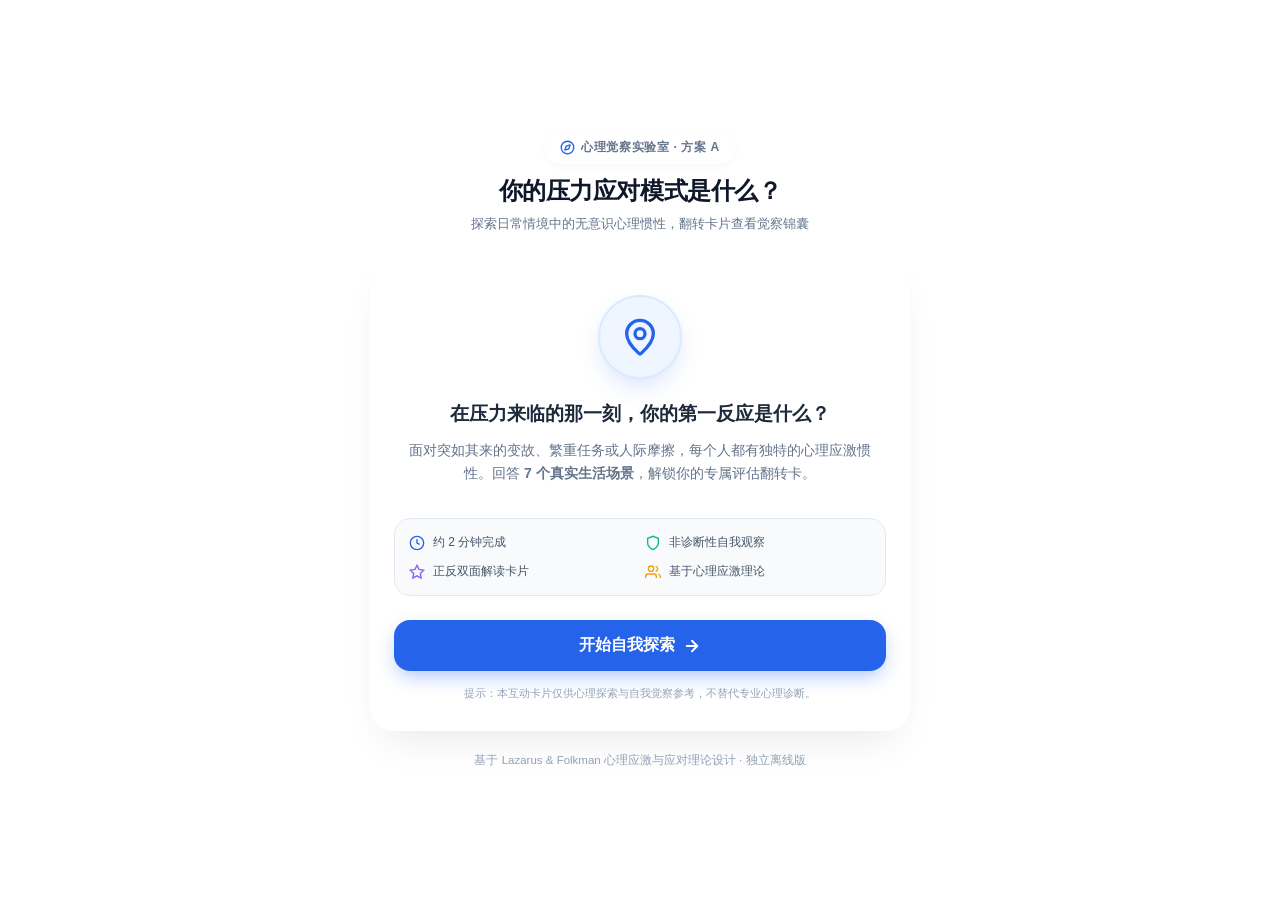
<file: flip-card/反转.html>
<!DOCTYPE html>
<html lang="zh-CN">
<head>
    <meta charset="UTF-8">
    <meta name="viewport" content="width=device-width, initial-scale=1.0">
    <title>方案 A：你的压力应对模式是什么？</title>
    <style>
        /* ==========================================
           1. 基础重置与现代自适应字体系统
           ========================================== */
        *, *::before, *::after {
            box-sizing: border-box;
            margin: 0;
            padding: 0;
            -webkit-tap-highlight-color: transparent;
        }

        :root {A
            --bg-grad-start: #f4f7fb;
            --bg-grad-end: #dce5f2;
            --card-bg: rgba(255, 255, 255, 0.96);
            --text-main: #1e293b;
            --text-sub: #64748b;
            --text-muted: #94a3b8;
            --brand: #2563eb;
            --brand-hover: #1d4ed8;
            --brand-light: #eff6ff;
            --border-color: #e2e8f0;
            
            /* 四种人格模式主题色 */
            --color-A: #ec4899; /* 行动解决型 */
            --bg-A: #fdf2f8;
            --color-R: #8b5cf6; /* 反复思考型 */
            --bg-R: #f5f3ff;
            --color-V: #06b6d4; /* 暂时回避型 */
            --bg-V: #ecfeff;
            --color-S: #10b981; /* 寻求支持型 */
            --bg-S: #ecfdf5;
        }

        body {
            font-family: -apple-system, BlinkMacSystemFont, "PingFang SC", "Microsoft YaHei", "Segoe UI", Roboto, Helvetica, Arial, sans-serif;
            background: linear-gradient(135deg, var(--bg-grad-start) 0%, var(--bg-grad-end) 100%);
            color: var(--text-main);
            min-height: 100vh;
            display: flex;
            flex-direction: column;
            align-items: center;
            justify-content: center;
            padding: 16px;
            line-height: 1.6;
        }

        /* ==========================================
           2. 布局容器与 3D 翻转舞台核心样式
           ========================================== */
        .app-wrapper {
            width: 100%;
            max-width: 540px;
            margin: 0 auto;
        }

        .header {
            text-align: center;
            margin-bottom: 20px;
        }

        .header-badge {
            display: inline-flex;
            align-items: center;
            gap: 6px;
            background: rgba(255, 255, 255, 0.8);
            border: 1px solid rgba(255, 255, 255, 0.9);
            padding: 6px 14px;
            border-radius: 999px;
            font-size: 12px;
            font-weight: 700;
            color: var(--text-sub);
            letter-spacing: 0.05em;
            box-shadow: 0 2px 8px rgba(0, 0, 0, 0.03);
            margin-bottom: 8px;
        }

        .header h1 {
            font-size: 24px;
            font-weight: 800;
            color: #0f172a;
            letter-spacing: -0.02em;
        }

        .header p {
            font-size: 13px;
            color: var(--text-sub);
            margin-top: 4px;
        }

        /* 3D 透视舞台 */
        .flip-stage {
            perspective: 1400px;
            width: 100%;
            position: relative;
        }

        /* 卡片主体：支持 3D 翻转过渡 */
        .flip-card {
            width: 100%;
            position: relative;
            transform-style: preserve-3d;
            transition: transform 0.65s cubic-bezier(0.34, 1.56, 0.64, 1);
            display: grid;
            grid-template-columns: 1fr;
        }

        .flip-card.is-flipped {
            transform: rotateY(180deg);
        }

        /* 正面与背面共享网格定位，自动撑开最高高度，避免绝对定位高度塌陷 */
        .card-face {
            grid-area: 1 / 1;
            width: 100%;
            background: var(--card-bg);
            border-radius: 24px;
            padding: 28px 24px;
            box-shadow: 0 20px 40px -15px rgba(15, 23, 42, 0.1), 0 0 1px 1px rgba(255, 255, 255, 0.8);
            backface-visibility: hidden;
            -webkit-backface-visibility: hidden;
            display: flex;
            flex-direction: column;
            justify-content: space-between;
        }

        .card-back {
            transform: rotateY(180deg);
        }

        /* 视图切换控制 */
        .view-section {
            display: none;
            animation: fadeIn 0.35s ease forwards;
        }

        .view-section.active {
            display: block;
        }

        @keyframes fadeIn {
            from { opacity: 0; transform: translateY(6px); }
            to { opacity: 1; transform: translateY(0); }
        }

        /* ==========================================
           3. 欢迎页组件样式
           ========================================== */
        .intro-hero {
            text-align: center;
            padding: 12px 0;
        }

        .icon-circle {
            width: 84px;
            height: 84px;
            margin: 0 auto 20px;
            border-radius: 50%;
            background: var(--brand-light);
            border: 2px solid #dbeafe;
            display: flex;
            align-items: center;
            justify-content: center;
            color: var(--brand);
            box-shadow: 0 10px 25px -5px rgba(37, 99, 235, 0.2);
            position: relative;
        }

        .intro-title {
            font-size: 19px;
            font-weight: 700;
            color: var(--text-main);
            margin-bottom: 10px;
        }

        .intro-desc {
            font-size: 14px;
            color: var(--text-sub);
            margin-bottom: 22px;
            padding: 0 8px;
        }

        .feature-grid {
            display: grid;
            grid-template-columns: 1fr 1fr;
            gap: 10px;
            background: #f8fafc;
            border: 1px solid var(--border-color);
            border-radius: 16px;
            padding: 14px;
            margin-bottom: 24px;
            text-align: left;
        }

        .feature-item {
            display: flex;
            align-items: center;
            gap: 8px;
            font-size: 12px;
            color: #475569;
            font-weight: 500;
        }

        .btn-primary {
            width: 100%;
            padding: 15px 20px;
            background: var(--brand);
            color: #ffffff;
            border: none;
            border-radius: 16px;
            font-size: 16px;
            font-weight: 700;
            cursor: pointer;
            display: inline-flex;
            align-items: center;
            justify-content: center;
            gap: 8px;
            box-shadow: 0 8px 20px -4px rgba(37, 99, 235, 0.4);
            transition: all 0.2s ease;
        }

        .btn-primary:hover {
            background: var(--brand-hover);
            transform: translateY(-1px);
        }

        .btn-primary:active {
            transform: translateY(1px);
        }

        .disclaimer {
            font-size: 11px;
            color: var(--text-muted);
            text-align: center;
            margin-top: 14px;
        }

        /* ==========================================
           4. 答题卡片区域样式
           ========================================== */
        .progress-header {
            display: flex;
            justify-content: space-between;
            align-items: center;
            font-size: 12px;
            font-weight: 700;
            color: var(--text-sub);
            margin-bottom: 8px;
        }

        .progress-pct {
            color: var(--brand);
        }

        .progress-track {
            width: 100%;
            height: 8px;
            background: #e2e8f0;
            border-radius: 999px;
            overflow: hidden;
            margin-bottom: 22px;
        }

        .progress-fill {
            height: 100%;
            background: var(--brand);
            border-radius: 999px;
            transition: width 0.35s ease;
        }

        .q-tag {
            display: inline-block;
            padding: 4px 12px;
            background: var(--brand-light);
            color: var(--brand);
            border: 1px solid #bfdbfe;
            border-radius: 999px;
            font-size: 12px;
            font-weight: 600;
            margin-bottom: 12px;
        }

        .q-title {
            font-size: 18px;
            font-weight: 700;
            color: #0f172a;
            margin-bottom: 20px;
            line-height: 1.5;
        }

        .options-list {
            display: flex;
            flex-direction: column;
            gap: 10px;
            margin-bottom: 20px;
        }

        .option-btn {
            width: 100%;
            text-align: left;
            padding: 14px 16px;
            background: #ffffff;
            border: 1.5px solid var(--border-color);
            border-radius: 16px;
            font-size: 14px;
            color: #334155;
            cursor: pointer;
            display: flex;
            align-items: flex-start;
            gap: 12px;
            transition: all 0.2s ease;
            font-family: inherit;
            line-height: 1.5;
        }

        .option-btn:hover {
            border-color: #93c5fd;
            background: #f8fafc;
            transform: translateY(-1px);
        }

        .option-btn.selected {
            border-color: var(--brand);
            background: var(--brand-light);
            color: #1e3a8a;
            font-weight: 600;
        }

        .option-letter {
            width: 24px;
            height: 24px;
            border-radius: 50%;
            background: #f1f5f9;
            color: #64748b;
            font-size: 12px;
            font-weight: 700;
            display: flex;
            align-items: center;
            justify-content: center;
            flex-shrink: 0;
            margin-top: 1px;
            transition: all 0.2s ease;
        }

        .option-btn.selected .option-letter {
            background: var(--brand);
            color: #ffffff;
        }

        .quiz-footer {
            display: flex;
            justify-content: space-between;
            align-items: center;
            font-size: 12px;
            color: var(--text-muted);
            padding-top: 8px;
            border-top: 1px solid #f1f5f9;
        }

        .btn-text {
            background: none;
            border: none;
            color: var(--text-sub);
            font-size: 12px;
            font-weight: 600;
            cursor: pointer;
            display: inline-flex;
            align-items: center;
            gap: 4px;
            padding: 4px 0;
        }

        .btn-text:disabled {
            opacity: 0.35;
            cursor: not-allowed;
        }

        /* ==========================================
           5. 结果页正反翻转卡片样式
           ========================================== */
        .flip-hint-bar {
            display: flex;
            justify-content: space-between;
            align-items: center;
            background: #f8fafc;
            border: 1px dashed #cbd5e1;
            border-radius: 12px;
            padding: 8px 12px;
            margin-bottom: 16px;
            font-size: 12px;
            color: var(--text-sub);
        }

        .btn-flip-toggle {
            background: #ffffff;
            border: 1px solid var(--border-color);
            color: var(--brand);
            font-size: 12px;
            font-weight: 700;
            padding: 5px 12px;
            border-radius: 999px;
            cursor: pointer;
            display: inline-flex;
            align-items: center;
            gap: 5px;
            box-shadow: 0 2px 5px rgba(0, 0, 0, 0.04);
            transition: all 0.2s ease;
        }

        .btn-flip-toggle:hover {
            background: var(--brand-light);
            border-color: #bfdbfe;
        }

        .res-header {
            display: flex;
            justify-content: space-between;
            align-items: flex-start;
            padding-bottom: 14px;
            border-bottom: 1px solid #f1f5f9;
            margin-bottom: 16px;
        }

        .res-subtitle {
            font-size: 12px;
            font-weight: 700;
            color: var(--brand);
            letter-spacing: 0.04em;
        }

        .res-title {
            font-size: 26px;
            font-weight: 900;
            color: #0f172a;
            margin-top: 2px;
        }

        .res-badge {
            display: inline-flex;
            align-items: center;
            gap: 5px;
            padding: 6px 12px;
            border-radius: 999px;
            font-size: 12px;
            font-weight: 700;
        }

        .section-label {
            font-size: 11px;
            font-weight: 700;
            color: var(--text-muted);
            text-transform: uppercase;
            letter-spacing: 0.06em;
            margin-bottom: 6px;
        }

        .res-desc-box {
            background: #f8fafc;
            border: 1px solid #e2e8f0;
            border-radius: 14px;
            padding: 14px;
            font-size: 13.5px;
            color: #334155;
            margin-bottom: 16px;
        }

        .traits-grid {
            display: grid;
            grid-template-columns: 1fr 1fr;
            gap: 10px;
            margin-bottom: 16px;
        }

        @media (max-width: 480px) {
            .traits-grid {
                grid-template-columns: 1fr;
            }
        }

        .trait-box {
            padding: 12px;
            border-radius: 14px;
            font-size: 12.5px;
        }

        .trait-box.adv {
            background: #ecfdf5;
            border: 1px solid #d1fae5;
            color: #065f46;
        }

        .trait-box.blind {
            background: #fffbeb;
            border: 1px solid #fef3c7;
            color: #92400e;
        }

        .trait-title {
            font-weight: 700;
            display: flex;
            align-items: center;
            gap: 5px;
            margin-bottom: 4px;
            font-size: 12px;
        }

        /* 维度得分条 */
        .breakdown-box {
            background: #f8fafc;
            border: 1px solid #e2e8f0;
            border-radius: 14px;
            padding: 14px;
            margin-bottom: 18px;
        }

        .bar-row {
            margin-bottom: 8px;
        }

        .bar-row:last-child {
            margin-bottom: 0;
        }

        .bar-meta {
            display: flex;
            justify-content: space-between;
            font-size: 11.5px;
            color: #475569;
            margin-bottom: 3px;
        }

        .bar-track {
            width: 100%;
            height: 6px;
            background: #e2e8f0;
            border-radius: 999px;
            overflow: hidden;
        }

        .bar-fill {
            height: 100%;
            border-radius: 999px;
            transition: width 0.6s ease;
        }

        /* 卡片背面：专属觉察练习与行动锦囊 */
        .practice-hero {
            background: linear-gradient(135deg, #eef2ff 0%, #e0e7ff 100%);
            border: 1px solid #c7d2fe;
            border-radius: 16px;
            padding: 18px;
            margin-bottom: 16px;
        }

        .practice-tag {
            display: inline-flex;
            align-items: center;
            gap: 6px;
            font-size: 12px;
            font-weight: 700;
            color: #3730a3;
            margin-bottom: 8px;
        }

        .practice-name {
            font-size: 18px;
            font-weight: 800;
            color: #1e1b4b;
            margin-bottom: 8px;
        }

        .practice-steps {
            font-size: 13.5px;
            color: #312e81;
            line-height: 1.65;
        }

        .reflection-box {
            background: #f8fafc;
            border: 1px solid #e2e8f0;
            border-radius: 14px;
            padding: 14px;
            margin-bottom: 18px;
        }

        .reflection-box h4 {
            font-size: 13px;
            font-weight: 700;
            color: #0f172a;
            margin-bottom: 6px;
            display: flex;
            align-items: center;
            gap: 6px;
        }

        .reflection-box p {
            font-size: 12.5px;
            color: #475569;
        }

        /* 底部操作按钮组 */
        .action-group {
            display: grid;
            grid-template-columns: 1fr 1fr;
            gap: 10px;
        }

        .btn-secondary {
            padding: 12px 14px;
            background: #ffffff;
            border: 1px solid var(--border-color);
            border-radius: 14px;
            font-size: 13px;
            font-weight: 600;
            color: #334155;
            cursor: pointer;
            display: inline-flex;
            align-items: center;
            justify-content: center;
            gap: 6px;
            transition: all 0.2s ease;
        }

        .btn-secondary:hover {
            background: #f8fafc;
            border-color: #cbd5e1;
        }

        .footer-note {
            text-align: center;
            margin-top: 20px;
            font-size: 11.5px;
            color: var(--text-muted);
        }

        /* 自定义提示框 Toast */
        .toast {
            position: fixed;
            bottom: 24px;
            left: 50%;
            transform: translateX(-50%) translateY(20px);
            background: rgba(15, 23, 42, 0.92);
            color: #ffffff;
            padding: 10px 18px;
            border-radius: 999px;
            font-size: 13px;
            font-weight: 500;
            box-shadow: 0 10px 25px rgba(0, 0, 0, 0.15);
            opacity: 0;
            pointer-events: none;
            transition: all 0.3s ease;
            z-index: 100;
            display: flex;
            align-items: center;
            gap: 8px;
        }

        .toast.show {
            opacity: 1;
            transform: translateX(-50%) translateY(0);
        }
    </style>
</head>
<body>

    <div class="app-wrapper">
        <!-- 顶部标题 -->
        <header class="header">
            <div class="header-badge">
                <svg width="15" height="15" viewBox="0 0 24 24" fill="none" stroke="#2563eb" stroke-width="2.2" stroke-linecap="round" stroke-linejoin="round">
                    <circle cx="12" cy="12" r="10"></circle>
                    <polygon points="16.24 7.76 14.12 14.12 7.76 16.24 9.88 9.88 16.24 7.76"></polygon>
                </svg>
                <span>心理觉察实验室 · 方案 A</span>
            </div>
            <h1>你的压力应对模式是什么？</h1>
            <p>探索日常情境中的无意识心理惯性，翻转卡片查看觉察锦囊</p>
        </header>

        <!-- 3D 翻转卡片主舞台 -->
        <div class="flip-stage">
            <div class="flip-card" id="flip-card">
                
                <!-- ================= 卡片正面（Intro / Quiz / Result Front） ================= -->
                <div class="card-face card-front">
                    
                    <!-- 视图 1：开始介绍页 -->
                    <div id="view-intro" class="view-section active">
                        <div class="intro-hero">
                            <div class="icon-circle">
                                <svg width="40" height="40" viewBox="0 0 24 24" fill="none" stroke="currentColor" stroke-width="2" stroke-linecap="round" stroke-linejoin="round">
                                    <path d="M12 2a8 8 0 0 0-8 8c0 5.4 7 11.5 7.3 11.8a1 1 0 0 0 1.4 0C13 21.5 20 15.4 20 10a8 8 0 0 0-8-8z"></path>
                                    <circle cx="12" cy="10" r="3"></circle>
                                </svg>
                            </div>
                            <h2 class="intro-title">在压力来临的那一刻，你的第一反应是什么？</h2>
                            <p class="intro-desc">
                                面对突如其来的变故、繁重任务或人际摩擦，每个人都有独特的心理应激惯性。回答 <strong>7 个真实生活场景</strong>，解锁你的专属评估翻转卡。
                            </p>
                        </div>

                        <div class="feature-grid">
                            <div class="feature-item">
                                <svg width="16" height="16" viewBox="0 0 24 24" fill="none" stroke="#2563eb" stroke-width="2"><circle cx="12" cy="12" r="10"></circle><polyline points="12 6 12 12 16 14"></polyline></svg>
                                <span>约 2 分钟完成</span>
                            </div>
                            <div class="feature-item">
                                <svg width="16" height="16" viewBox="0 0 24 24" fill="none" stroke="#10b981" stroke-width="2"><path d="M12 22s8-4 8-10V5l-8-3-8 3v7c0 6 8 10 8 10z"></path></svg>
                                <span>非诊断性自我观察</span>
                            </div>
                            <div class="feature-item">
                                <svg width="16" height="16" viewBox="0 0 24 24" fill="none" stroke="#8b5cf6" stroke-width="2"><polygon points="12 2 15.09 8.26 22 9.27 17 14.14 18.18 21.02 12 17.77 5.82 21.02 7 14.14 2 9.27 8.91 8.26 12 2"></polygon></svg>
                                <span>正反双面解读卡片</span>
                            </div>
                            <div class="feature-item">
                                <svg width="16" height="16" viewBox="0 0 24 24" fill="none" stroke="#f59e0b" stroke-width="2"><path d="M17 21v-2a4 4 0 0 0-4-4H5a4 4 0 0 0-4 4v2"></path><circle cx="9" cy="7" r="4"></circle><path d="M23 21v-2a4 4 0 0 0-3-3.87"></path><path d="M16 3.13a4 4 0 0 1 0 7.75"></path></svg>
                                <span>基于心理应激理论</span>
                            </div>
                        </div>

                        <button class="btn-primary" onclick="startQuiz()">
                            <span>开始自我探索</span>
                            <svg width="18" height="18" viewBox="0 0 24 24" fill="none" stroke="currentColor" stroke-width="2.5" stroke-linecap="round" stroke-linejoin="round">
                                <line x1="5" y1="12" x2="19" y2="12"></line>
                                <polyline points="12 5 19 12 12 19"></polyline>
                            </svg>
                        </button>
                        <p class="disclaimer">提示：本互动卡片仅供心理探索与自我觉察参考，不替代专业心理诊断。</p>
                    </div>

                    <!-- 视图 2：答题互动页 -->
                    <div id="view-quiz" class="view-section">
                        <div class="progress-header">
                            <span id="q-tracker">场景 1 / 7</span>
                            <span class="progress-pct" id="q-pct">14%</span>
                        </div>
                        <div class="progress-track">
                            <div class="progress-fill" id="q-bar" style="width: 14%;"></div>
                        </div>

                        <div class="q-tag" id="q-tag">工作/学习</div>
                        <h2 class="q-title" id="q-title">题目加载中...</h2>

                        <div class="options-list" id="options-list"></div>

                        <div class="quiz-footer">
                            <button class="btn-text" id="btn-prev" onclick="prevQuestion()">
                                <svg width="15" height="15" viewBox="0 0 24 24" fill="none" stroke="currentColor" stroke-width="2.2"><polyline points="15 18 9 12 15 6"></polyline></svg>
                                <span>上一题</span>
                            </button>
                            <span>凭第一直觉选择即可</span>
                        </div>
                    </div>

                    <!-- 视图 3：结果页正面（模式画像与倾向分布） -->
                    <div id="view-result-front" class="view-section">
                        <div class="flip-hint-bar">
                            <span>卡片正面 · 模式画像</span>
                            <button class="btn-flip-toggle" onclick="toggleFlip(true)">
                                <svg width="14" height="14" viewBox="0 0 24 24" fill="none" stroke="currentColor" stroke-width="2.2"><polyline points="17 1 21 5 17 9"></polyline><path d="M3 11V9a4 4 0 0 1 4-4h14"></path><polyline points="7 23 3 19 7 15"></polyline><path d="M21 13v2a4 4 0 0 1-4 4H3"></path></svg>
                                <span>翻转查看觉察练习</span>
                            </button>
                        </div>

                        <div class="res-header">
                            <div>
                                <div class="res-subtitle">你的核心压力应对模式</div>
                                <h2 class="res-title" id="res-title">行动解决型</h2>
                            </div>
                            <div class="res-badge" id="res-badge">
                                <span id="res-tag">高效破局者</span>
                            </div>
                        </div>

                        <div class="section-label">模式特点描述</div>
                        <div class="res-desc-box" id="res-desc"></div>

                        <div class="traits-grid">
                            <div class="trait-box adv">
                                <div class="trait-title">
                                    <svg width="14" height="14" viewBox="0 0 24 24" fill="none" stroke="currentColor" stroke-width="2.5"><polyline points="20 6 9 17 4 12"></polyline></svg>
                                    <span>核心心理优势</span>
                                </div>
                                <p id="res-adv"></p>
                            </div>
                            <div class="trait-box blind">
                                <div class="trait-title">
                                    <svg width="14" height="14" viewBox="0 0 24 24" fill="none" stroke="currentColor" stroke-width="2.5"><circle cx="12" cy="12" r="10"></circle><line x1="12" y1="8" x2="12" y2="12"></line><line x1="12" y1="16" x2="12.01" y2="16"></line></svg>
                                    <span>需要留意的盲点</span>
                                </div>
                                <p id="res-blind"></p>
                            </div>
                        </div>

                        <div class="breakdown-box">
                            <div class="section-label" style="margin-bottom: 10px;">四项应对倾向分布</div>
                            <div id="breakdown-list"></div>
                        </div>

                        <button class="btn-primary" onclick="toggleFlip(true)">
                            <span>翻转卡片 · 解锁专属觉察练习</span>
                            <svg width="18" height="18" viewBox="0 0 24 24" fill="none" stroke="currentColor" stroke-width="2.2"><polyline points="17 1 21 5 17 9"></polyline><path d="M3 11V9a4 4 0 0 1 4-4h14"></path><polyline points="7 23 3 19 7 15"></polyline><path d="M21 13v2a4 4 0 0 1-4 4H3"></path></svg>
                        </button>
                    </div>

                </div>

                <!-- ================= 卡片背面（觉察练习与行动锦囊） ================= -->
                <div class="card-face card-back">
                    <div>
                        <div class="flip-hint-bar">
                            <span>卡片背面 · 觉察锦囊</span>
                            <button class="btn-flip-toggle" onclick="toggleFlip(false)">
                                <svg width="14" height="14" viewBox="0 0 24 24" fill="none" stroke="currentColor" stroke-width="2.2"><polyline points="17 1 21 5 17 9"></polyline><path d="M3 11V9a4 4 0 0 1 4-4h14"></path><polyline points="7 23 3 19 7 15"></polyline><path d="M21 13v2a4 4 0 0 1-4 4H3"></path></svg>
                                <span>翻回模式画像</span>
                            </button>
                        </div>

                        <div class="res-header">
                            <div>
                                <div class="res-subtitle" id="back-type-subtitle">行动解决型 · 定制处方</div>
                                <h2 class="res-title" style="font-size: 22px;">每日微觉察练习</h2>
                            </div>
                        </div>

                        <div class="practice-hero">
                            <div class="practice-tag">
                                <svg width="15" height="15" viewBox="0 0 24 24" fill="none" stroke="currentColor" stroke-width="2.4"><circle cx="12" cy="12" r="10"></circle><polygon points="16.24 7.76 14.12 14.12 7.76 16.24 9.88 9.88 16.24 7.76"></polygon></svg>
                                <span>推荐练习工具</span>
                            </div>
                            <div class="practice-name" id="back-practice-name">【微小的暂停】</div>
                            <p class="practice-steps" id="back-practice-desc"></p>
                        </div>

                        <div class="reflection-box">
                            <h4>
                                <svg width="15" height="15" viewBox="0 0 24 24" fill="none" stroke="#2563eb" stroke-width="2.2"><path d="M2 3h6a4 4 0 0 1 4 4v14a3 3 0 0 0-3-3H2z"></path><path d="M22 3h-6a4 4 0 0 0-4 4v14a3 3 0 0 1 3-3h7z"></path></svg>
                                <span>自我对话提问</span>
                            </h4>
                            <p id="back-reflection-q"></p>
                        </div>
                    </div>

                    <div class="action-group">
                        <button class="btn-secondary" onclick="copyResultSummary()">
                            <svg width="15" height="15" viewBox="0 0 24 24" fill="none" stroke="currentColor" stroke-width="2.2"><rect x="9" y="9" width="13" height="13" rx="2" ry="2"></rect><path d="M5 15H4a2 2 0 0 1-2-2V4a2 2 0 0 1 2-2h9a2 2 0 0 1 2 2v1"></path></svg>
                            <span>复制结果文案</span>
                        </button>
                        <button class="btn-secondary" onclick="restartQuiz()">
                            <svg width="15" height="15" viewBox="0 0 24 24" fill="none" stroke="currentColor" stroke-width="2.2"><polyline points="1 4 1 10 7 10"></polyline><path d="M3.51 15a9 9 0 1 0 2.13-9.36L1 10"></path></svg>
                            <span>重新测试</span>
                        </button>
                    </div>
                </div>

            </div>
        </div>

        <footer class="footer-note">
            基于 Lazarus & Folkman 心理应激与应对理论设计 · 独立离线版
        </footer>
    </div>

    <!-- 底部提示 Toast -->
    <div class="toast" id="toast">
        <svg width="16" height="16" viewBox="0 0 24 24" fill="none" stroke="#38bdf8" stroke-width="2.5"><polyline points="20 6 9 17 4 12"></polyline></svg>
        <span id="toast-text">提示信息</span>
    </div>

    <script>
        // ==========================================
        // 1. 题库与四种应对模式数据
        // ==========================================
        const QUESTIONS = [
            {
                tag: "工作 / 学习",
                question: "当你的工作或学习项目中突然出现严重错误，且截止时间紧迫时，你通常会？",
                options: [
                    { text: "立刻停止焦虑，列出清单分步骤修复，先搞定最紧急的部分", type: "A" },
                    { text: "脑海中反复回放“为什么会出错”、“刚才哪步漏掉了”，感到沮丧", type: "R" },
                    { text: "感到极度压抑，想先离开工位倒杯水或刷刷手机，稍微缓一缓", type: "V" },
                    { text: "第一时间找同事或伙伴同步情况，求助或探讨最有效的解决办法", type: "S" }
                ]
            },
            {
                tag: "人际交往",
                question: "和要好的朋友或伴侣发生误会，对方发来了一长串冷淡甚至质问的信息时：",
                options: [
                    { text: "反复琢磨对方字里行间的语气，逐字分析自己是不是哪里说错了", type: "R" },
                    { text: "把手机搁在一边，等自己心情平静、或者忙完手头事之后再作打算", type: "V" },
                    { text: "直接打个电话或约出来当面条分缕析地把事情讲清楚", type: "A" },
                    { text: "找另一个信任的朋友倾诉，听听第三方对这件事的看法", type: "S" }
                ]
            },
            {
                tag: "生活突发",
                question: "原本计划已久的一场旅行，临行前突然遭遇天气变故导致行程被取消：",
                options: [
                    { text: "立刻打开退改页面，寻找备选方案或寻找替代目的地", type: "A" },
                    { text: "找同行的朋友或家人抱怨吐槽，大家一起商量接下来怎么办", type: "S" },
                    { text: "极度扫兴，干脆放下手机睡一觉，什么都不想理", type: "V" },
                    { text: "陷入低落，不断想“为什么每次运气都这么差”、“早一天走就好了”", type: "R" }
                ]
            },
            {
                tag: "重大抉择",
                question: "面临职业转型或重要的人生选择，前景充满不确定性时：",
                options: [
                    { text: "在脑海中不断演练各种失败的可能场景，越想越觉得心烦意乱", type: "R" },
                    { text: "搜集尽可能多的信息，做利弊分析，制定明确的行动路线图", type: "A" },
                    { text: "咨询前辈、亲朋好友的经验，希望能得到别人的建议或鼓励", type: "S" },
                    { text: "觉得压力巨大，暂时不想考虑，决定先顺其自然把眼前的日子过好", type: "V" }
                ]
            },
            {
                tag: "身心状态",
                question: "近来感觉身体很疲惫，且有一堆烦心事堆积在一起时：",
                options: [
                    { text: "给自己放个假，看剧、打游戏或睡大觉，暂时隔绝外界烦扰", type: "V" },
                    { text: "找亲近的人聊聊天、聚餐散步，在陪伴中释放掉负面情绪", type: "S" },
                    { text: "重新调整时间表，剔除不必要的任务，严格规划休息与工作时间", type: "A" },
                    { text: "不停焦虑自己的状态和未完成的事情，越想越难以入睡", type: "R" }
                ]
            },
            {
                tag: "评价反馈",
                question: "在团队会议或公开场合，你的某个想法被当场提出了较多质疑：",
                options: [
                    { text: "认真记录对方提出的缺点，会后立刻着手修改补充新的论据", type: "A" },
                    { text: "结束后找关系好的伙伴吐槽，寻求情感上的理解与共鸣", type: "S" },
                    { text: "表面点头接受，内心一直在重放被质疑的瞬间，懊悔没发挥好", type: "R" },
                    { text: "尽量不把这当回事，快速把注意力转移到其他轻松的事务上", type: "V" }
                ]
            },
            {
                tag: "日常财务",
                question: "月底发现自己的开销严重超支，财务产生压力时：",
                options: [
                    { text: "立刻导出账单明细分类，制定下个月的严格预算与缩减计划", type: "A" },
                    { text: "看着账单长叹一口气，决定先不去管它，过几天再说", type: "V" },
                    { text: "陷入自我谴责，反复回想“这个月哪笔钱是不该花的冲动消费”", type: "R" },
                    { text: "向擅长理财的朋友请教记账心得，或和家人商量如何调整开支", type: "S" }
                ]
            }
        ];

        const PROFILES = {
            A: {
                title: "行动解决型",
                tag: "高效破局者",
                color: "#ec4899",
                bg: "#fdf2f8",
                desc: "面对压力，你是一个坚定的“问题解决者”。你的第一直觉不是沉溺于情绪，而是迅速切换到控制模式：分析原因、制定计划、采取行动。你相信行动是治愈焦虑的最好良药。",
                adv: "具有极高的执行力与掌控感，能迅速止损，在突发危机中表现得果断而可靠。",
                blind: "容易忽视自身或他人的情绪感受，可能因过度追求控制而感到身心俱疲。",
                practiceName: "【微小的暂停】",
                practice: "在遇到压力试图“立刻行动”前，强制自己做三次深呼吸，默念：“除了解决问题，我现在感受到了什么情绪？”允许自己停留 10 秒不强行控制，接纳情绪的存在后再出发。",
                reflection: "“如果此刻不需要我立刻解决所有问题，我最想为自己的身体或心情做一件什么小事？”"
            },
            R: {
                title: "反复思考型",
                tag: "深度觉察者",
                color: "#8b5cf6",
                bg: "#f5f3ff",
                desc: "面对压力，你的大脑会迅速进入“高频分析模式”。你对细节敏感，倾向于反复梳理事情的前因后果并自我反思。这种模式源于你对周全与安全感的高标准追求。",
                adv: "考虑周全，洞察与反思能力极强，能够深刻理解问题的复杂性，不轻易草率决定。",
                blind: "容易陷入“反刍思维”的循环，将宝贵能量消耗在未发生的担忧与自我苛责中。",
                practiceName: "【思维抽屉法】",
                practice: "准备一张纸，将脑海中反复盘旋的担忧写下来。写完后告诉自己：“这些想法我已经安全收录了。”将纸折起放进抽屉，约定每天晚上固定 15 分钟再统一审视。",
                reflection: "“我现在反复思考的这件事，是正在发生的事实，还是大脑自动编写的担忧剧本？”"
            },
            V: {
                title: "暂时回避型",
                tag: "能量保护者",
                color: "#06b6d4",
                bg: "#ecfeff",
                desc: "面对压力，你的本能反应是“建立防火墙”。你倾向于先退后一步，通过转移注意力、休息或拉开距离来保护自己的内心不被过载的情绪压垮，这是一种自然的自我保护。",
                adv: "懂得及时为情绪设置缓冲带，避免在情绪上头或极度疲惫时做出冲动抉择。",
                blind: "如果缓冲时间过长，容易将“暂时休息”演变为拖延，导致小问题积攒成大压力。",
                practiceName: "【5 分钟微启动】",
                practice: "当你察觉自己在逃避某项压力任务时，对自己说：“我只面对它 5 分钟，5 分钟一到我就有权立刻停止。”往往一旦迈出最初的一小步，心理阻力就会大幅消散。",
                reflection: "“我此刻想躲开的，究竟是这件事本身的难度，还是我对做不好的恐惧？”"
            },
            S: {
                title: "寻求支持型",
                tag: "关系连接者",
                color: "#10b981",
                bg: "#ecfdf5",
                desc: "面对压力，你深谙“人际连接”的治愈力量。你不会选择独自硬撑，而是善于向外发出信号，通过倾诉、寻求建议或陪伴来消化情绪、获取新的视角与资源。",
                adv: "拥有优秀的情感表达能力与社交智慧，善于利用支持系统，能建立温暖的人际纽带。",
                blind: "有时可能过度依赖外界的确认与安慰，忽略了自己内心原本具备的独立破局潜能。",
                practiceName: "【内在导师对话】",
                practice: "在准备向外界求助或倾诉前，先闭上眼睛问问自己：“如果我是自己最睿智、最温柔的好友，我会给现在的自己什么建议？”试着先倾听 1 分钟内在的声音。",
                reflection: "“除了希望别人给我答案，我内心深处其实已经隐约知道了哪一步是正确的？”"
            }
        };

        // ==========================================
        // 2. 状态控制与交互逻辑
        // ==========================================
        let currentIdx = 0;
        let answers = [];
        let currentResultType = 'A';

        function switchFrontView(viewId) {
            ['view-intro', 'view-quiz', 'view-result-front'].forEach(id => {
                const el = document.getElementById(id);
                if (id === viewId) {
                    el.classList.add('active');
                } else {
                    el.classList.remove('active');
                }
            });
        }

        function startQuiz() {
            currentIdx = 0;
            answers = [];
            toggleFlip(false);
            switchFrontView('view-quiz');
            renderQuestion();
        }

        function renderQuestion() {
            const q = QUESTIONS[currentIdx];
            const total = QUESTIONS.length;
            const pct = Math.round(((currentIdx + 1) / total) * 100);

            document.getElementById('q-tracker').textContent = `场景 ${currentIdx + 1} / ${total}`;
            document.getElementById('q-pct').textContent = `${pct}%`;
            document.getElementById('q-bar').style.width = `${pct}%`;
            document.getElementById('q-tag').textContent = q.tag;
            document.getElementById('q-title').textContent = q.question;

            const listEl = document.getElementById('options-list');
            listEl.innerHTML = '';

            q.options.forEach((opt, i) => {
                const isSelected = answers[currentIdx] === opt.type;
                const btn = document.createElement('button');
                btn.className = `option-btn${isSelected ? ' selected' : ''}`;
                btn.onclick = () => handleSelect(opt.type);

                const letter = String.fromCharCode(65 + i);
                btn.innerHTML = `
                    <span class="option-letter">${letter}</span>
                    <span>${opt.text}</span>
                `;
                listEl.appendChild(btn);
            });

            document.getElementById('btn-prev').disabled = currentIdx === 0;
        }

        function handleSelect(type) {
            answers[currentIdx] = type;
            renderQuestion();

            setTimeout(() => {
                if (currentIdx < QUESTIONS.length - 1) {
                    currentIdx++;
                    renderQuestion();
                } else {
                    showResult();
                }
            }, 220);
        }

        function prevQuestion() {
            if (currentIdx > 0) {
                currentIdx--;
                renderQuestion();
            }
        }

        function showResult() {
            const counts = { A: 0, R: 0, V: 0, S: 0 };
            answers.forEach(t => {
                if (counts[t] !== undefined) counts[t]++;
            });

            let bestType = 'A';
            let maxScore = -1;
            for (const key of ['A', 'R', 'V', 'S']) {
                if (counts[key] > maxScore) {
                    maxScore = counts[key];
                    bestType = key;
                }
            }

            currentResultType = bestType;
            const data = PROFILES[bestType];

            // 填充正面数据
            document.getElementById('res-title').textContent = data.title;
            document.getElementById('res-tag').textContent = data.tag;
            const badge = document.getElementById('res-badge');
            badge.style.color = data.color;
            badge.style.backgroundColor = data.bg;

            document.getElementById('res-desc').textContent = data.desc;
            document.getElementById('res-adv').textContent = data.adv;
            document.getElementById('res-blind').textContent = data.blind;

            // 填充四项倾向进度条
            const breakdownEl = document.getElementById('breakdown-list');
            breakdownEl.innerHTML = '';
            const labels = {
                A: { name: '行动解决型', color: '#ec4899' },
                R: { name: '反复思考型', color: '#8b5cf6' },
                V: { name: '暂时回避型', color: '#06b6d4' },
                S: { name: '寻求支持型', color: '#10b981' }
            };

            ['A', 'R', 'V', 'S'].forEach(k => {
                const pct = Math.round((counts[k] / QUESTIONS.length) * 100);
                const row = document.createElement('div');
                row.className = 'bar-row';
                row.innerHTML = `
                    <div class="bar-meta">
                        <span>${labels[k].name}</span>
                        <strong>${counts[k]} 题 (${pct}%)</strong>
                    </div>
                    <div class="bar-track">
                        <div class="bar-fill" style="width: ${pct}%; background-color: ${labels[k].color};"></div>
                    </div>
                `;
                breakdownEl.appendChild(row);
            });

            // 填充背面数据
            document.getElementById('back-type-subtitle').textContent = `${data.title} · 专属觉察处方`;
            document.getElementById('back-practice-name').textContent = data.practiceName;
            document.getElementById('back-practice-desc').textContent = data.practice;
            document.getElementById('back-reflection-q').textContent = data.reflection;

            switchFrontView('view-result-front');
            toggleFlip(false);
        }

        function toggleFlip(toBack) {
            const card = document.getElementById('flip-card');
            if (toBack) {
                card.classList.add('is-flipped');
            } else {
                card.classList.remove('is-flipped');
            }
        }

        function restartQuiz() {
            toggleFlip(false);
            setTimeout(() => {
                switchFrontView('view-intro');
            }, 250);
        }

        function copyResultSummary() {
            const data = PROFILES[currentResultType];
            const summary = `【我的压力应对模式：${data.title}（${data.tag}）】\n特点：${data.desc}\n专属觉察练习${data.practiceName}：${data.practice}`;
            
            const textarea = document.createElement('textarea');
            textarea.value = summary;
            textarea.style.position = 'fixed';
            textarea.style.opacity = '0';
            document.body.appendChild(textarea);
            textarea.select();
            try {
                document.execCommand('copy');
                showToast('评估结果与练习锦囊已复制到剪贴板！');
            } catch (e) {
                showToast('复制失败，请手动长按文字复制');
            }
            document.body.removeChild(textarea);
        }

        function showToast(msg) {
            const toast = document.getElementById('toast');
            document.getElementById('toast-text').textContent = msg;
            toast.classList.add('show');
            setTimeout(() => {
                toast.classList.remove('show');
            }, 2600);
        }
    </script>
</body>
</html>
</file>
